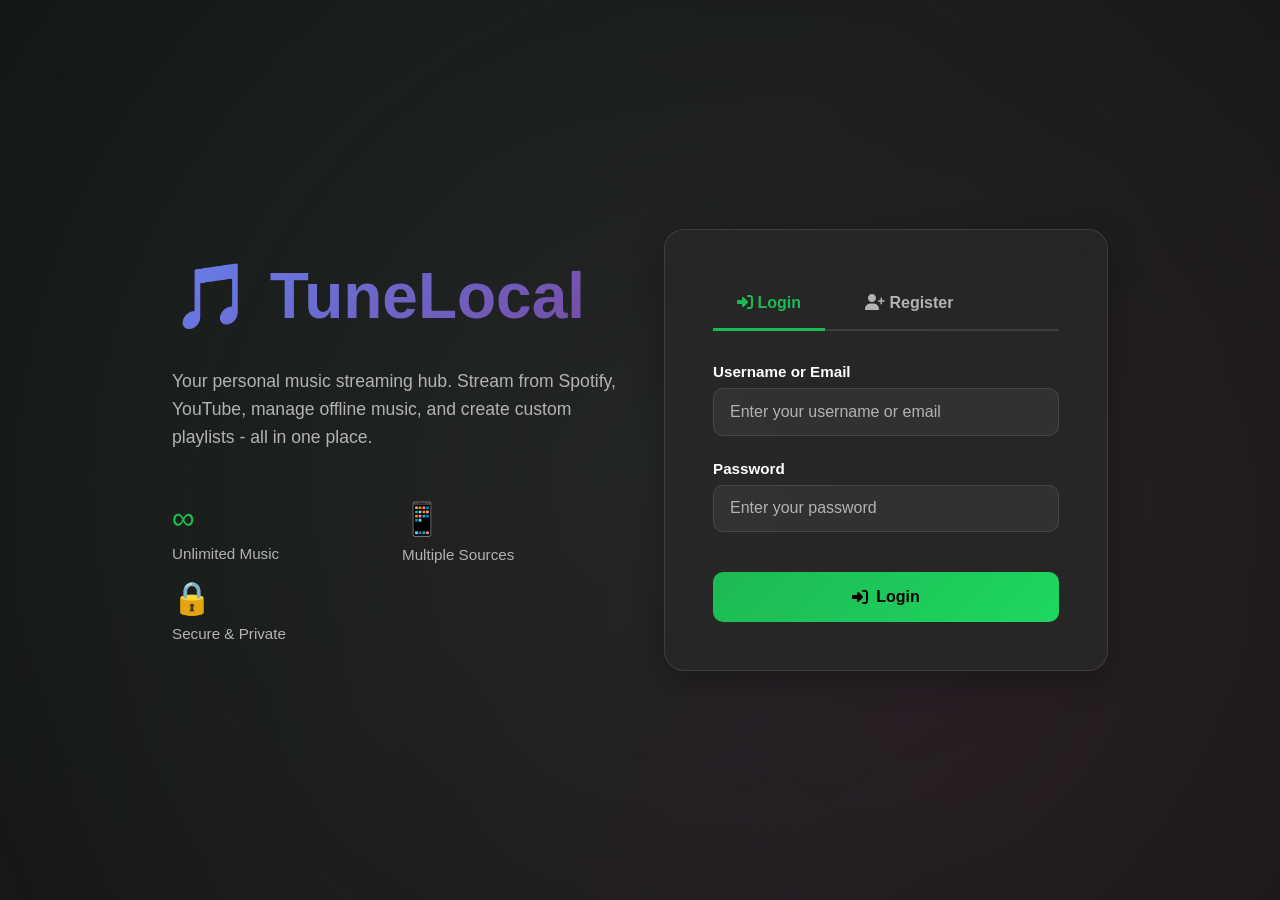
<file: index.html>
<!DOCTYPE html>
<html lang="en">
<head>
    <meta charset="UTF-8">
    <meta name="viewport" content="width=device-width, initial-scale=1.0">
    <title>TuneLocal - Your Personal Music Hub</title>
    <meta name="description" content="TuneLocal: Stream Spotify and YouTube, manage offline music, save playlists, and enjoy a beautiful, fast, personal music hub.">
    <meta name="theme-color" content="#1db954">
    <meta property="og:title" content="TuneLocal - Your Personal Music Hub">
    <meta property="og:description" content="Stream from Spotify and YouTube, manage offline music, and more.">
    <meta property="og:type" content="website">
    <meta property="og:image" content="https://dummyimage.com/1200x630/1db954/ffffff&text=TuneLocal">
    <meta name="twitter:card" content="summary_large_image">
    <link rel="stylesheet" href="styles.css">
    <link rel="stylesheet" href="css/mobile-player.css">
    <link rel="stylesheet" href="css/custom-scrollbar.css">
    <link rel="stylesheet" href="css/music-animations.css">
    <link rel="stylesheet" href="css/progress-bar.css">
    <link rel="stylesheet" href="css/lyrics-display.css">
    <link rel="stylesheet" href="css/queue-manager.css">
    <link rel="stylesheet" href="css/theme-scheduler.css">
    <link rel="stylesheet" href="https://cdnjs.cloudflare.com/ajax/libs/font-awesome/6.4.0/css/all.min.css">
    <link rel="icon" href="data:image/svg+xml,%3Csvg xmlns='http://www.w3.org/2000/svg' viewBox='0 0 100 100'%3E%3Crect width='100' height='100' rx='20' fill='%231db954'/%3E%3Ctext x='50' y='68' text-anchor='middle' font-size='64' font-family='Segoe UI Emoji'%3E%F0%9F%8E%B5%3C/text%3E%3C/svg%3E">
</head>
<body>
    <a class="skip-link" href="#main">Skip to content</a>
    <!-- Background Animation -->
    <div class="bg-animation">
        <div class="wave wave1"></div>
        <div class="wave wave2"></div>
        <div class="wave wave3"></div>
    </div>
    <div class="grain-overlay" aria-hidden="true"></div>

    <!-- Navbar -->
    <nav class="navbar" role="navigation" aria-label="Primary">
        <div class="nav-container">
            <div class="logo">
                <i class="fas fa-music"></i>
                <span>TuneLocal</span>
            </div>
            <div class="nav-links">
                <a href="#home" class="nav-link active" data-section="home">
                    <i class="fas fa-home"></i> Home
                </a>
                <a href="#spotify" class="nav-link" data-section="spotify">
                    <i class="fab fa-spotify"></i> Spotify
                </a>
                <a href="#youtube" class="nav-link" data-section="youtube">
                    <i class="fab fa-youtube"></i> YouTube
                </a>
                <a href="#discover" class="nav-link" data-section="discover">
                    <i class="fas fa-compass"></i> Discover
                </a>
                <a href="#saved-songs" class="nav-link" data-section="saved-songs">
                    <i class="fas fa-heart"></i> Saved Songs
                </a>
                <a href="#offline-music" class="nav-link" data-section="offline-music">
                    <i class="fas fa-download"></i> Offline Music
                </a>
                <a href="#downloader" class="nav-link" data-section="downloader">
                    <i class="fas fa-cloud-download-alt"></i> Downloader
                </a>
                <a href="#playlists" class="nav-link" data-section="playlists">
                    <i class="fas fa-list-ul"></i> Playlists
                </a>
            </div>
            <div class="navbar-controls">
                <button class="profile-button" id="profileButton" title="Profile" onclick="toggleProfileMenu()">
                    <div class="profile-avatar-mini" id="profileAvatarMini">
                        <i class="fas fa-user"></i>
                    </div>
                </button>
                <div class="profile-dropdown" id="profileDropdown">
                    <div class="profile-dropdown-header">
                        <div class="profile-dropdown-avatar" id="profileDropdownAvatar">
                            <i class="fas fa-user"></i>
                        </div>
                        <div class="profile-dropdown-info">
                            <div class="profile-dropdown-name" id="profileDropdownName">Loading...</div>
                            <div class="profile-dropdown-username" id="profileDropdownUsername">@username</div>
                        </div>
                    </div>
                    <div class="profile-dropdown-divider"></div>
                    <a href="profile.html" class="profile-dropdown-item">
                        <i class="fas fa-user-circle"></i> View Profile
                    </a>
                    <a href="#" onclick="handleLogout(event)" class="profile-dropdown-item logout">
                        <i class="fas fa-sign-out-alt"></i> Logout
                    </a>
                </div>
                <div class="theme-toggle">
                    <i class="fas fa-moon"></i>
                </div>
            </div>
        </div>
        <div class="nav-quick-strip" aria-label="Quick navigation">
            <a href="#home" class="nav-link nav-pill" data-section="home">Home</a>
            <a href="#spotify" class="nav-link nav-pill" data-section="spotify">Spotify</a>
            <a href="#youtube" class="nav-link nav-pill" data-section="youtube">YouTube</a>
            <a href="#offline-music" class="nav-link nav-pill" data-section="offline-music">Offline</a>
            <a href="#playlists" class="nav-link nav-pill" data-section="playlists">Playlists</a>
        </div>
    </nav>

    <!-- Floating Action Button -->
    <div class="fab-container">
        <button class="fab-button" id="fabButton" aria-label="Quick Actions">
            <i class="fas fa-bolt"></i>
        </button>
        <div class="fab-menu" id="fabMenu">
            <button class="fab-action" onclick="showSection('spotify')" title="Open Spotify">
                <i class="fab fa-spotify"></i>
            </button>
            <button class="fab-action" onclick="showSection('youtube')" title="Open YouTube">
                <i class="fab fa-youtube"></i>
            </button>
            <button class="fab-action" onclick="showSection('offline-music')" title="Offline Music">
                <i class="fas fa-download"></i>
            </button>
            <button class="fab-action" onclick="showSection('playlists')" title="Playlists">
                <i class="fas fa-list-ul"></i>
            </button>
        </div>
    </div>

    <!-- Main Container -->
    <main id="main" class="main-container" role="main">
        
        <!-- Home Section -->
        <section id="home" class="section active">
            <div class="hero">
                <div class="hero-layout">
                    <div class="hero-content">
                        <h1 class="glitch" data-text="Welcome to TuneLocal">Welcome to TuneLocal</h1>
                        <p class="hero-subtitle">Your personal music streaming hub - All your favorite music in one place</p>
                        <div class="hero-badges">
                            <span class="pill-badge"><i class="fas fa-shield-alt"></i> Private & local-first</span>
                            <span class="pill-badge"><i class="fas fa-bolt"></i> Snappy embeds</span>
                            <span class="pill-badge"><i class="fas fa-cloud-moon"></i> Offline ready</span>
                        </div>
                        <div class="hero-buttons">
                            <button class="btn btn-primary" onclick="showSection('spotify')">
                                <i class="fab fa-spotify"></i> Open Spotify
                            </button>
                            <div class="visualizer" aria-hidden="true">
                                <div class="bar"></div>
                                <div class="bar"></div>
                                <div class="bar"></div>
                                <div class="bar"></div>
                                <div class="bar"></div>
                                <div class="bar"></div>
                                <div class="bar"></div>
                                <div class="bar"></div>
                                <div class="bar"></div>
                                <div class="bar"></div>
                            </div>
                            <button class="btn btn-secondary" onclick="showSection('youtube')">
                                <i class="fab fa-youtube"></i> Open YouTube
                            </button>
                        </div>
                    </div>
                    <div class="hero-visual">
                        <div class="hero-now-card surface-card">
                            <div class="hero-now-top">
                                <span class="pill-badge"><i class="fas fa-wave-square"></i> Now playing mock</span>
                                <span class="pill-badge hero-live"><i class="fas fa-circle"></i> Live</span>
                            </div>
                            <div class="hero-track">
                                <div class="hero-track-art">
                                    <i class="fas fa-music"></i>
                                </div>
                                <div class="hero-track-meta">
                                    <p class="eyebrow">Synthwave • 4:12</p>
                                    <h3>Neon Night Drive</h3>
                                    <p class="meta">YouTube + Spotify in one hub</p>
                                </div>
                                <div class="hero-track-cta">
                                    <button class="icon-btn" onclick="showSection('offline-music')" title="Offline library">
                                        <i class="fas fa-download"></i>
                                    </button>
                                </div>
                            </div>
                            <div class="hero-meter">
                                <span class="meter-label">Responsive player</span>
                                <div class="meter-bars">
                                    <span class="meter-bar"></span>
                                    <span class="meter-bar"></span>
                                    <span class="meter-bar"></span>
                                    <span class="meter-bar"></span>
                                </div>
                            </div>
                        </div>
                        <div class="hero-trust surface-card">
                            <div class="trust-item">
                                <i class="fas fa-lock"></i>
                                <div>
                                    <p class="eyebrow">No tracking</p>
                                    <strong>Stay in control</strong>
                                </div>
                            </div>
                            <div class="trust-item">
                                <i class="fas fa-rocket"></i>
                                <div>
                                    <p class="eyebrow">Optimized</p>
                                    <strong>Low-latency playback</strong>
                                </div>
                            </div>
                            <div class="trust-item">
                                <i class="fas fa-moon"></i>
                                <div>
                                    <p class="eyebrow">Themes</p>
                                    <strong>Light / Dark</strong>
                                </div>
                            </div>
                        </div>
                    </div>
                </div>

                <div class="stats-container">
                    <div class="stat-card">
                        <i class="fas fa-music"></i>
                        <h3>∞</h3>
                        <p>Songs Available</p>
                    </div>
                    <div class="stat-card">
                        <i class="fas fa-headphones"></i>
                        <h3>24/7</h3>
                        <p>Always Online</p>
                    </div>
                    <div class="stat-card">
                        <i class="fas fa-heart"></i>
                        <h3>Your</h3>
                        <p>Favorites</p>
                    </div>
                </div>
            </div>
        </section>

        <!-- Spotify Section -->
        <section id="spotify" class="section">
            <div class="section-masthead">
                <div class="masthead-left">
                    <span class="masthead-eyebrow"><i class="fab fa-spotify"></i> Spotify</span>
                    <h2 class="masthead-title">Spotify Player</h2>
                    <p class="masthead-subtitle">Enjoy your favorite Spotify playlists and albums</p>
                </div>
                <div class="masthead-accent"><i class="fab fa-spotify"></i></div>
            </div>
            
            <div class="player-container">
                <div class="spotify-input-group">
                    <input type="text" id="spotifyUrl" placeholder="Paste Spotify playlist/album/track URL here..." class="url-input">
                    <button class="btn btn-primary" onclick="loadSpotify()">
                        <i class="fas fa-play"></i> Load
                    </button>
                </div>
                
                <div class="player-wrapper" id="spotifyPlayer">
                    <div class="default-player">
                        <i class="fab fa-spotify"></i>
                        <h3>Your Spotify Content Will Appear Here</h3>
                        <p>Paste a Spotify URL above and click Load</p>
                    </div>
                </div>
            </div>

            <div class="quick-links">
                <h3>Quick Load Presets</h3>
                <div class="preset-cards">
                    <div class="preset-card" onclick="loadPresetSpotify('playlist/7GRnA1buU09xvdDoSJlyEw')">
                        <i class="fas fa-list-ul"></i>
                        <span>Your Playlist</span>
                    </div>
                    <div class="preset-card" onclick="loadPresetSpotify('playlist/37i9dQZF1DXcBWIGoYBM5M')">
                        <i class="fas fa-fire"></i>
                        <span>Today's Top Hits</span>
                    </div>
                    <div class="preset-card" onclick="loadPresetSpotify('playlist/37i9dQZF1DX4dyzvuaRJ0n')">
                        <i class="fas fa-bolt"></i>
                        <span>Mint</span>
                    </div>
                </div>
            </div>
        </section>

        <!-- YouTube Section -->
        <section id="youtube" class="section">
            <div class="section-masthead">
                <div class="masthead-left">
                    <span class="masthead-eyebrow"><i class="fab fa-youtube"></i> YouTube</span>
                    <h2 class="masthead-title">YouTube Player</h2>
                    <p class="masthead-subtitle">Watch and listen to music videos from YouTube</p>
                </div>
                <div class="masthead-accent"><i class="fab fa-youtube"></i></div>
            </div>
            
            <div class="player-container">
                <div class="youtube-input-group">
                    <input type="text" id="youtubeUrl" placeholder="Paste YouTube video or playlist URL here..." class="url-input">
                    <button class="btn btn-primary" onclick="loadYouTube()">
                        <i class="fas fa-play"></i> Load
                    </button>
                </div>
                
                <div class="player-wrapper youtube-wrapper" id="youtubePlayer">
                    <div class="default-player">
                        <i class="fab fa-youtube"></i>
                        <h3>Your YouTube Video Will Appear Here</h3>
                        <p>Paste a YouTube URL above and click Load</p>
                    </div>
                </div>
            </div>

            <div class="quick-links">
                <h3>Popular Music Channels</h3>
                <div class="preset-cards">
                    <div class="preset-card" onclick="loadPresetYouTube('https://www.youtube.com/watch?v=dQw4w9WgXcQ')">
                        <i class="fas fa-music"></i>
                        <span>Music Mix</span>
                    </div>
                    <div class="preset-card" onclick="loadPresetYouTube('https://www.youtube.com/watch?v=jfKfPfyJRdk')">
                        <i class="fas fa-headphones"></i>
                        <span>Lofi Beats</span>
                    </div>
                    <div class="preset-card" onclick="loadPresetYouTube('https://www.youtube.com/watch?v=5qap5aO4i9A')">
                        <i class="fas fa-guitar"></i>
                        <span>Live Session</span>
                    </div>
                </div>
            </div>
        </section>

        <!-- Discover Music Section -->
        <section id="discover" class="section">
            <div class="section-masthead">
                <div class="masthead-left">
                    <span class="masthead-eyebrow"><i class="fas fa-compass"></i> Discover</span>
                    <h2 class="masthead-title">Discover Music</h2>
                    <p class="masthead-subtitle">Explore curated music collections by mood and genre</p>
                </div>
                <div class="masthead-accent"><i class="fas fa-compass"></i></div>
            </div>

            <div class="discover-container">
                <!-- Category Filters -->
                <div class="category-filters">
                    <button class="category-btn active" data-category="all">
                        <i class="fas fa-star"></i> All
                    </button>
                    <button class="category-btn" data-category="happy">
                        <i class="fas fa-smile"></i> Happy
                    </button>
                    <button class="category-btn" data-category="chill">
                        <i class="fas fa-cloud"></i> Chill
                    </button>
                    <button class="category-btn" data-category="sad">
                        <i class="fas fa-heart-broken"></i> Sad
                    </button>
                    <button class="category-btn" data-category="energetic">
                        <i class="fas fa-bolt"></i> Energetic
                    </button>
                    <button class="category-btn" data-category="anime">
                        <i class="fas fa-dragon"></i> Anime
                    </button>
                    <button class="category-btn" data-category="phonk">
                        <i class="fas fa-car"></i> Phonk
                    </button>
                    <button class="category-btn" data-category="lofi">
                        <i class="fas fa-headphones"></i> Lo-Fi
                    </button>
                    <button class="category-btn" data-category="rock">
                        <i class="fas fa-guitar"></i> Rock
                    </button>
                    <button class="category-btn" data-category="electronic">
                        <i class="fas fa-microchip"></i> Electronic
                    </button>
                </div>

                <!-- Music Collections Grid -->
                <div class="discover-grid" id="discoverGrid">
                    <!-- Cards will be populated by JavaScript -->
                </div>

                <!-- Player Modal -->
                <div class="discover-player-modal" id="discoverPlayerModal" style="display: none;">
                    <div class="modal-content-discover">
                        <div class="modal-header-discover">
                            <h3 id="discoverModalTitle">Now Playing</h3>
                            <button class="close-modal-btn" onclick="closeDiscoverPlayer()">
                                <i class="fas fa-times"></i>
                            </button>
                        </div>
                        <div class="modal-body-discover">
                            <div id="discoverPlayerContainer"></div>
                        </div>
                    </div>
                </div>
            </div>
        </section>

        <!-- Offline Music Section -->
        <section id="offline-music" class="section">
            <div class="section-masthead">
                <div class="masthead-left">
                    <span class="masthead-eyebrow"><i class="fas fa-download"></i> Offline</span>
                    <h2 class="masthead-title">Offline Music Library</h2>
                    <p class="masthead-subtitle">Upload and play your own music files - works 100% offline!</p>
                </div>
                <div class="masthead-accent"><i class="fas fa-download"></i></div>
            </div>

            <div class="offline-music-container">
                <!-- Upload Area -->
                <div class="upload-area" id="uploadArea">
                    <i class="fas fa-cloud-upload-alt"></i>
                    <h3>Upload Your Music Files</h3>
                    <p>Drag & drop MP3, MP4, WAV, OGG, M4A, WEBM files here</p>
                    <p class="upload-info">or click to browse</p>
                    <input type="file" id="fileInput" accept="audio/*,video/mp4,video/webm,video/ogg,.mp4,.mp3,.wav,.ogg,.m4a,.webm" multiple hidden>
                    <button class="btn btn-primary" onclick="document.getElementById('fileInput').click()">
                        <i class="fas fa-folder-open"></i> Browse Files
                    </button>
                </div>

                <!-- Now Playing Section -->
                <div class="now-playing-section" id="nowPlayingSection" style="display: none;">
                    <div class="now-playing-header">
                        <h3><i class="fas fa-music"></i> Now Playing</h3>
                    </div>
                    <div class="now-playing-info">
                        <div class="album-art">
                            <i class="fas fa-music"></i>
                        </div>
                        <div class="track-info">
                            <h4 id="currentTrackName">No track playing</h4>
                            <p id="currentTrackArtist">Select a song to play</p>
                        </div>
                    </div>
                    
                    <div class="player-dock">
                        <audio id="audioPlayer" controls style="width: 100%; margin-top: 0;">
                            Your browser does not support the audio element.
                        </audio>
                        
                        <div class="player-controls">
                            <button class="control-btn" onclick="previousTrack()">
                                <i class="fas fa-step-backward"></i>
                            </button>
                            <button class="control-btn play-btn" onclick="togglePlay()">
                                <i class="fas fa-play" id="playIcon"></i>
                            </button>
                            <button class="control-btn" onclick="nextTrack()">
                                <i class="fas fa-step-forward"></i>
                            </button>
                            <button class="control-btn" onclick="toggleShuffle()" id="shuffleBtn">
                                <i class="fas fa-random"></i>
                            </button>
                            <button class="control-btn" onclick="toggleRepeat()" id="repeatBtn">
                                <i class="fas fa-redo"></i>
                            </button>
                        </div>
                    </div>
                </div>

                <!-- Storage Stats & Summary -->
                <div class="storage-top-grid">
                    <div class="storage-stats" id="storageStats">
                        <div class="stat-item">
                            <i class="fas fa-database"></i>
                            <div class="stat-info">
                                <span class="stat-label">Storage Used</span>
                                <span class="stat-value" id="storageUsed">0 MB</span>
                            </div>
                        </div>
                        <div class="stat-item">
                            <i class="fas fa-hdd"></i>
                            <div class="stat-info">
                                <span class="stat-label">Available Space</span>
                                <span class="stat-value" id="storageAvailable">Calculating...</span>
                            </div>
                        </div>
                        <div class="stat-item">
                            <i class="fas fa-file-audio"></i>
                            <div class="stat-info">
                                <span class="stat-label">Total Files</span>
                                <span class="stat-value" id="totalFiles">0</span>
                            </div>
                        </div>
                    </div>

                    <aside class="storage-summary surface-card">
                        <div class="summary-header">
                            <span class="pill-badge"><i class="fas fa-shield-alt"></i> Local-first</span>
                            <h4>Storage Snapshot</h4>
                            <p class="masthead-subtitle">Your uploads stay on this device. Perfect for flights, commutes, and focus sessions.</p>
                        </div>
                        <ul class="summary-list">
                            <li><i class="fas fa-check-circle"></i> Drag & drop or browse — no size limits inside your disk.</li>
                            <li><i class="fas fa-check-circle"></i> Shuffle + repeat toggles already wired to the player.</li>
                            <li><i class="fas fa-check-circle"></i> Export all to keep backups synced.</li>
                        </ul>
                    </aside>
                </div>

                <!-- Music Library -->
                <div class="music-library">
                    <div class="library-header">
                        <h3><i class="fas fa-list"></i> My Library (<span id="trackCount">0</span> tracks)</h3>
                        <div class="library-actions">
                            <input type="text" id="musicSearchInput" placeholder="Search your library..." class="search-input" oninput="searchOfflineMusic(this.value)">
                            <button class="btn btn-primary" onclick="exportAllMusic()">
                                <i class="fas fa-file-export"></i> Export All
                            </button>
                            <button class="btn btn-secondary" onclick="clearAllOfflineMusic()">
                                <i class="fas fa-trash"></i> Clear All
                            </button>
                        </div>
                    </div>
                    <div class="music-tracks" id="musicTracks">
                        <!-- Tracks will appear here -->
                    </div>
                </div>
            </div>
        </section>

        <!-- Downloader Section -->
        <section id="downloader" class="section">
            <div class="section-masthead">
                <div class="masthead-left">
                    <span class="masthead-eyebrow"><i class="fas fa-cloud-download-alt"></i> Downloader</span>
                    <h2 class="masthead-title">Music Downloader</h2>
                    <p class="masthead-subtitle">Download music from YouTube and save to your offline library</p>
                </div>
                <div class="masthead-accent"><i class="fas fa-cloud-download-alt"></i></div>
            </div>

            <div class="downloader-container">
                <!-- Download Options -->
                <div class="download-service-cards">
                    <div class="service-card">
                        <i class="fab fa-youtube"></i>
                        <h3>YouTube to MP3</h3>
                        <p>Download audio from YouTube videos</p>
                    </div>
                    <div class="service-card">
                        <i class="fas fa-music"></i>
                        <h3>High Quality</h3>
                        <p>Best audio quality available</p>
                    </div>
                    <div class="service-card">
                        <i class="fas fa-bolt"></i>
                        <h3>Fast & Free</h3>
                        <p>Quick downloads, no limits</p>
                    </div>
                </div>

                <!-- Download Input -->
                <div class="download-input-section">
                    <h3><i class="fas fa-link"></i> Paste YouTube URL</h3>
                    <div class="download-input-group">
                        <input type="text" id="downloadUrl" placeholder="https://www.youtube.com/watch?v=..." class="url-input">
                        <button class="btn btn-primary" onclick="searchForDownload()">
                            <i class="fas fa-search"></i> Search
                        </button>
                    </div>
                </div>

                <div class="download-timeline surface-card">
                    <div class="timeline-step active">
                        <span class="step-dot"></span>
                        <div>
                            <p class="eyebrow">Step 1</p>
                            <strong>Paste URL</strong>
                            <p class="masthead-subtitle">Drop the YouTube link above.</p>
                        </div>
                    </div>
                    <div class="timeline-step">
                        <span class="step-dot"></span>
                        <div>
                            <p class="eyebrow">Step 2</p>
                            <strong>Fetch Info</strong>
                            <p class="masthead-subtitle">Enable a service button once loaded.</p>
                        </div>
                    </div>
                    <div class="timeline-step">
                        <span class="step-dot"></span>
                        <div>
                            <p class="eyebrow">Step 3</p>
                            <strong>Pick Service</strong>
                            <p class="masthead-subtitle">Choose the format/site you prefer.</p>
                        </div>
                    </div>
                    <div class="timeline-step">
                        <span class="step-dot"></span>
                        <div>
                            <p class="eyebrow">Step 4</p>
                            <strong>Save Offline</strong>
                            <p class="masthead-subtitle">Upload the file into Offline Music.</p>
                        </div>
                    </div>
                </div>

                <!-- Video Info Display -->
                <div class="video-info-section" id="videoInfoSection" style="display: none;">
                    <h3><i class="fas fa-info-circle"></i> Video Information</h3>
                    <div class="video-info-card">
                        <div class="video-thumbnail" id="videoThumbnail">
                            <i class="fab fa-youtube"></i>
                        </div>
                        <div class="video-details">
                            <h4 id="videoTitle">Video Title</h4>
                            <p id="videoChannel">Channel Name</p>
                            <p id="videoDuration">Duration: --:--</p>
                        </div>
                    </div>
                </div>

                <!-- Download Services -->
                <div class="download-services">
                    <h3><i class="fas fa-external-link-alt"></i> Download Services</h3>
                    <p class="services-note">Choose your preferred download service:</p>
                    
                    <div class="service-buttons">
                        <button class="service-btn" onclick="openDownloadService('ytmp3')" disabled id="ytmp3Btn">
                            <i class="fas fa-download"></i>
                            <span>YTBmp3</span>
                            <small>Fast & Simple</small>
                        </button>
                        
                        <button class="service-btn" onclick="openDownloadService('y2mate')" disabled id="y2mateBtn">
                            <i class="fas fa-download"></i>
                            <span> YTMP3.nu</span>
                            <small>Multiple Formats</small>
                        </button>
                        
                        <button class="service-btn" onclick="openDownloadService('loader')" disabled id="loaderBtn">
                            <i class="fas fa-download"></i>
                            <span>Loader.to</span>
                            <small>HD Quality</small>
                        </button>
                        
                        <button class="service-btn" onclick="openDownloadService('savefrom')" disabled id="savefromBtn">
                            <i class="fas fa-download"></i>
                            <span>SaveFrom.net</span>
                            <small>Reliable</small>
                        </button>
                        
                        <button class="service-btn" onclick="openDownloadService('mp3juice')" disabled id="mp3juiceBtn">
                            <i class="fas fa-download"></i>
                            <span>MP3 Juice</span>
                            <small>Free Music</small>
                        </button>
                        
                        <button class="service-btn" onclick="openDownloadService('yt5s')" disabled id="yt5sBtn">
                            <i class="fas fa-download"></i>
                            <span>YTMP3s</span>
                            <small>No Ads</small>
                        </button>
                    </div>
                </div>

                <!-- Instructions -->
                <div class="download-instructions">
                    <h3><i class="fas fa-question-circle"></i> How to Download</h3>
                    <div class="instruction-steps">
                        <div class="step">
                            <div class="step-number">1</div>
                            <div class="step-content">
                                <h4>Copy YouTube URL</h4>
                                <p>Go to YouTube, copy the video URL from your browser</p>
                            </div>
                        </div>
                        <div class="step">
                            <div class="step-number">2</div>
                            <div class="step-content">
                                <h4>Paste & Search</h4>
                                <p>Paste the URL above and click Search to load video info</p>
                            </div>
                        </div>
                        <div class="step">
                            <div class="step-number">3</div>
                            <div class="step-content">
                                <h4>Choose Service</h4>
                                <p>Click any download service button to open the download page</p>
                            </div>
                        </div>
                        <div class="step">
                            <div class="step-number">4</div>
                            <div class="step-content">
                                <h4>Download & Upload</h4>
                                <p>Download the MP3 file, then upload it to Offline Music section</p>
                            </div>
                        </div>
                    </div>
                </div>

                <!-- Quick Access -->
                <div class="quick-access-section">
                    <h3><i class="fas fa-star"></i> Quick Access Links</h3>
                    <div class="quick-links-grid">
                        <a href="https://ytbmp3.com/" target="_blank" class="quick-link">
                            <i class="fas fa-external-link-alt"></i>
                            <span>YTBmp3</span>
                        </a>
                        <a href="https://ytmp3.nu/" target="_blank" class="quick-link">
                            <i class="fas fa-external-link-alt"></i>
                            <span>YTMP3.nu</span>
                        </a>
                        <a href="https://loader.to/" target="_blank" class="quick-link">
                            <i class="fas fa-external-link-alt"></i>
                            <span>Loader.to</span>
                        </a>
                        <a href="https://en.savefrom.net/" target="_blank" class="quick-link">
                            <i class="fas fa-external-link-alt"></i>
                            <span>SaveFrom.net</span>
                        </a>
                        <a href="https://mp3juices.cc/" target="_blank" class="quick-link">
                            <i class="fas fa-external-link-alt"></i>
                            <span>MP3 Juice</span>
                        </a>
                        <a href="https://ytmp3s.nu/" target="_blank" class="quick-link">
                            <i class="fas fa-external-link-alt"></i>
                            <span>YTMP3s</span>
                        </a>
                    </div>
                </div>
            </div>
        </section>

        <!-- Saved Songs Section -->
        <section id="saved-songs" class="section">
            <div class="section-masthead">
                <div class="masthead-left">
                    <span class="masthead-eyebrow"><i class="fas fa-heart"></i> Saved</span>
                    <h2 class="masthead-title">Saved Songs</h2>
                    <p class="masthead-subtitle">All your recently loaded songs and playlists - automatically saved!</p>
                </div>
                <div class="masthead-accent"><i class="fas fa-heart"></i></div>
            </div>

            <div class="saved-songs-container">
                <div class="filter-buttons">
                    <button class="filter-btn active" data-count="--" onclick="filterSavedSongs('all')">
                        <i class="fas fa-th"></i> All
                    </button>
                    <button class="filter-btn" data-count="--" onclick="filterSavedSongs('spotify')">
                        <i class="fab fa-spotify"></i> Spotify
                    </button>
                    <button class="filter-btn" data-count="--" onclick="filterSavedSongs('youtube')">
                        <i class="fab fa-youtube"></i> YouTube
                    </button>
                </div>

                <div class="saved-songs-grid" id="savedSongsGrid">
                    <!-- Saved songs will appear here -->
                </div>
            </div>
        </section>

        <!-- Playlists Section -->
        <section id="playlists" class="section">
            <div class="section-masthead">
                <div class="masthead-left">
                    <span class="masthead-eyebrow"><i class="fas fa-list-ul"></i> Playlists</span>
                    <h2 class="masthead-title">My Playlists</h2>
                    <p class="masthead-subtitle">Save and organize your favorite playlists</p>
                </div>
                <div class="masthead-accent"><i class="fas fa-list-ul"></i></div>
            </div>

            <div class="playlists-container">
                <button class="btn btn-primary add-playlist-btn" onclick="togglePlaylistForm()">
                    <i class="fas fa-plus"></i> Add New Playlist
                </button>

                <div class="playlist-form" id="playlistForm" style="display: none;">
                    <h3>Add New Playlist</h3>
                    <input type="text" id="playlistName" placeholder="Playlist Name" class="form-input">
                    <input type="text" id="playlistUrl" placeholder="Spotify or YouTube URL" class="form-input">
                    <select id="playlistType" class="form-input">
                        <option value="spotify">Spotify</option>
                        <option value="youtube">YouTube</option>
                    </select>
                    <div class="form-buttons">
                        <button class="btn btn-primary" onclick="savePlaylist()">
                            <i class="fas fa-save"></i> Save
                        </button>
                        <button class="btn btn-secondary" onclick="togglePlaylistForm()">
                            <i class="fas fa-times"></i> Cancel
                        </button>
                    </div>
                </div>

                <div class="saved-playlists" id="savedPlaylists">
                    <!-- Saved playlists will appear here -->
                </div>
            </div>
        </section>

    </main>

    <!-- Footer -->
    <footer class="footer">
        <p>&copy; 2025 TuneLocal - Your Personal Music Hub | Made with <i class="fas fa-heart"></i></p>
    </footer>

    <!-- ARIA live region for screen readers -->
    <div id="ariaLive" class="sr-only" aria-live="polite" aria-atomic="true"></div>

    <!-- Utility Scripts -->
    <script src="js/progress-bar.js"></script>
    <script src="js/error-handler.js"></script>
    <script src="js/cache-manager.js"></script>
    <script src="js/utils.js"></script>
    <script src="js/preferences.js"></script>
    <script src="js/keyboard-shortcuts.js"></script>
    <script src="js/particle-system.js"></script>
    <script src="js/fab-menu.js"></script>
    <script src="js/mobile-player.js"></script>
    <script src="js/scroll-animations.js"></script>
    
    <!-- New Feature Scripts - Wave 1 -->
    <script src="js/lyrics-display.js"></script>
    <script src="js/queue-manager.js"></script>
    <script src="js/theme-scheduler.js"></script>
    <script src="js/music-history.js"></script>
    <script src="js/crossfade.js"></script>
    <script src="js/favorites.js"></script>
    <script src="js/voice-search.js"></script>
    <script src="js/mini-player.js"></script>
    <script src="js/playlist-porter.js"></script>
    <script src="js/audio-effects.js"></script>
    
    <!-- New Feature Scripts - Wave 2 -->
    <script src="js/advanced-search.js"></script>
    <script src="js/enhanced-equalizer.js"></script>
    <script src="js/recommendation-engine.js"></script>
    <script src="js/social-sharing.js"></script>
    <script src="js/search-history.js"></script>
    <script src="js/mood-detector.js"></script>
    <script src="js/custom-themes.js"></script>
    <script src="js/weekly-digest.js"></script>
    <script src="js/library-manager.js"></script>
    <script src="js/performance-monitor.js"></script>
    <script src="js/batch-operations.js"></script>
    <script src="js/activity-dashboard.js"></script>
    <script src="js/backup-manager-enhanced.js"></script>
    <script src="js/settings-manager.js"></script>
    <script src="js/user-profiles.js"></script>
    <script src="js/genre-explorer.js"></script>
    <script src="js/artist-profiles.js"></script>
    <script src="js/album-details.js"></script>
    <script src="js/cache-optimizer.js"></script>
    <script src="js/error-recovery.js"></script>
    <script src="js/statistics-export.js"></script>
    <script src="js/offline-sync.js"></script>
    <script src="js/card-tilt-3d.js"></script>
    <script src="js/top-progress-bar.js"></script>
    <script src="js/enhanced-tooltips.js"></script>
    <script src="js/section-transitions.js"></script>
    <script src="js/stagger-animations.js"></script>
    <script src="js/cursor-trail.js"></script>
    <script src="js/card-parallax.js"></script>
    
    <script src="script.js"></script>
</body>
</html>
</file>
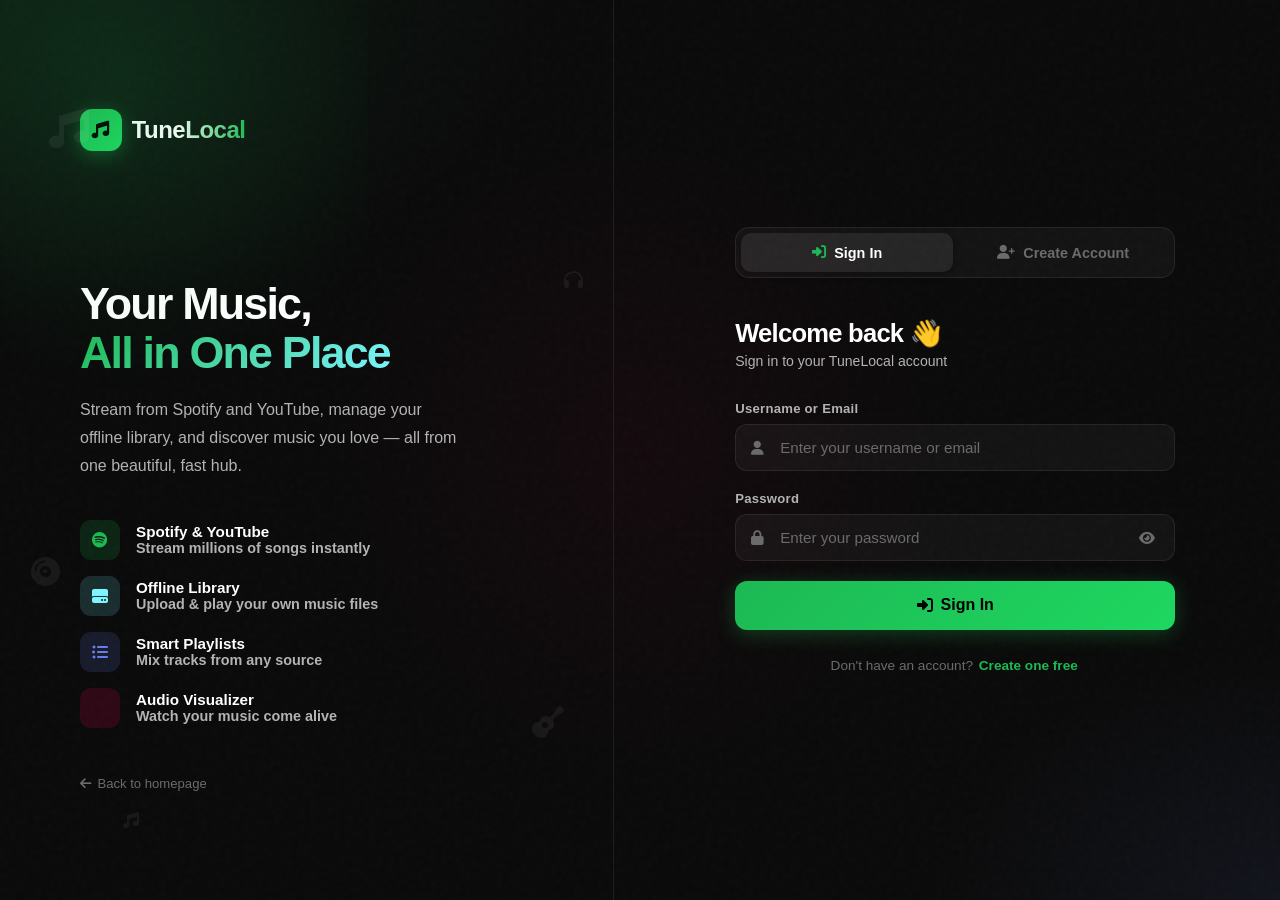
<file: pages/index.html>
<!DOCTYPE html>
<html lang="en">
<head>
    <meta charset="UTF-8">
    <meta name="viewport" content="width=device-width, initial-scale=1.0">
    <title>TuneLocal - Your Personal Music Hub</title>
    <meta name="description" content="TuneLocal: Stream Spotify and YouTube, manage offline music, save playlists, and enjoy a beautiful, fast, personal music hub.">
    <meta name="theme-color" content="#1db954">
    <meta property="og:title" content="TuneLocal - Your Personal Music Hub">
    <meta property="og:description" content="Stream from Spotify and YouTube, manage offline music, and more.">
    <meta property="og:type" content="website">
    <meta property="og:image" content="https://dummyimage.com/1200x630/1db954/ffffff&text=TuneLocal">
    <meta name="twitter:card" content="summary_large_image">
    <link rel="stylesheet" href="../css/styles.css">
    <link rel="stylesheet" href="../css/mobile-player.css">
    <link rel="stylesheet" href="../css/custom-scrollbar.css">
    <link rel="stylesheet" href="../css/music-animations.css">
    <link rel="stylesheet" href="../css/progress-bar.css">
    <link rel="stylesheet" href="../css/lyrics-display.css">
    <link rel="stylesheet" href="../css/queue-manager.css">
    <link rel="stylesheet" href="../css/theme-scheduler.css">
    <link rel="stylesheet" href="../assets/vendor/fontawesome/css/all.min.css">
    <link rel="stylesheet" href="../assets/vendor/sweetalert2/sweetalert2.min.css">
    <link rel="icon" href="data:image/svg+xml,%3Csvg xmlns='http://www.w3.org/2000/svg' viewBox='0 0 100 100'%3E%3Crect width='100' height='100' rx='20' fill='%231db954'/%3E%3Ctext x='50' y='68' text-anchor='middle' font-size='64' font-family='Segoe UI Emoji'%3E%F0%9F%8E%B5%3C/text%3E%3C/svg%3E">
</head>
<body>
    <a class="skip-link" href="#main">Skip to content</a>
    <!-- Background Animation -->
    <div class="bg-animation">
        <div class="wave wave1"></div>
        <div class="wave wave2"></div>
        <div class="wave wave3"></div>
    </div>
    <div class="grain-overlay" aria-hidden="true"></div>

    <!-- Navbar -->
    <nav class="navbar" role="navigation" aria-label="Primary">
        <div class="nav-container">
            <div class="logo">
                <i class="fas fa-music"></i>
                <span>TuneLocal</span>
            </div>
            <div class="nav-links">
                <a href="#home" class="nav-link active" data-section="home">
                    <i class="fas fa-home"></i> Home
                </a>
                <a href="#spotify" class="nav-link" data-section="spotify">
                    <i class="fab fa-spotify"></i> Spotify
                </a>
                <a href="#youtube" class="nav-link" data-section="youtube">
                    <i class="fab fa-youtube"></i> YouTube
                </a>
                <a href="#discover" class="nav-link" data-section="discover">
                    <i class="fas fa-compass"></i> Discover
                </a>
                <a href="#saved-songs" class="nav-link" data-section="saved-songs">
                    <i class="fas fa-heart"></i> Saved Songs
                </a>
                <a href="#offline-music" class="nav-link" data-section="offline-music">
                    <i class="fas fa-download"></i> Offline Music
                </a>
                <a href="#downloader" class="nav-link" data-section="downloader">
                    <i class="fas fa-cloud-download-alt"></i> Downloader
                </a>
                <a href="#playlists" class="nav-link" data-section="playlists">
                    <i class="fas fa-list-ul"></i> Playlists
                </a>
                <a href="widgets.html" class="nav-link">
                    <i class="fas fa-layer-group"></i> Widgets Hub
                </a>
            </div>
            <div class="navbar-controls">
                <button class="logout-button" id="logoutButton" title="Logout" onclick="handleLogout(event)" tabindex="0">
                    <i class="fas fa-sign-out-alt"></i>
                </button>
                <button class="profile-button" id="profileButton" title="Profile" onclick="toggleProfileMenu()">
                    <div class="profile-avatar-mini" id="profileAvatarMini">
                        <i class="fas fa-user"></i>
                    </div>
                </button>
                <div class="profile-dropdown" id="profileDropdown">
                    <div class="profile-dropdown-header">
                        <div class="profile-dropdown-avatar" id="profileDropdownAvatar">
                            <i class="fas fa-user"></i>
                        </div>
                        <div class="profile-dropdown-info">
                            <div class="profile-dropdown-name" id="profileDropdownName">Loading...</div>
                            <div class="profile-dropdown-username" id="profileDropdownUsername">@username</div>
                        </div>
                    </div>
                    <div class="profile-dropdown-divider"></div>
                    <a href="profile.html" class="profile-dropdown-item">
                        <i class="fas fa-user-circle"></i> View Profile
                    </a>
                    <a href="#" onclick="handleLogout(event)" class="profile-dropdown-item logout">
                        <i class="fas fa-sign-out-alt"></i> Logout
                    </a>
                </div>
                <div class="theme-toggle" tabindex="0" role="button" aria-label="Toggle color theme">
                    <i class="fas fa-moon"></i>
                </div>
            </div>
        </div>
        <div class="nav-quick-strip" aria-label="Quick navigation">
            <a href="#home" class="nav-link nav-pill" data-section="home">Home</a>
            <a href="#spotify" class="nav-link nav-pill" data-section="spotify">Spotify</a>
            <a href="#youtube" class="nav-link nav-pill" data-section="youtube">YouTube</a>
            <a href="#offline-music" class="nav-link nav-pill" data-section="offline-music">Offline</a>
            <a href="#playlists" class="nav-link nav-pill" data-section="playlists">Playlists</a>
            <a href="widgets.html" class="nav-link nav-pill">Widgets Hub</a>
        </div>
    </nav>

    <!-- Main Container -->
    <main id="main" class="main-container" role="main">
        
        <!-- Home Section -->
        <section id="home" class="section active">
            <div class="hero">
                <div class="hero-layout">
                    <div class="hero-content">
                        <h1 class="glitch" data-text="Welcome to TuneLocal">Welcome to TuneLocal</h1>
                        <p class="hero-subtitle">Your personal music streaming hub - All your favorite music in one place</p>
                        <div class="hero-badges">
                            <span class="pill-badge"><i class="fas fa-shield-alt"></i> Private & local-first</span>
                            <span class="pill-badge"><i class="fas fa-bolt"></i> Snappy embeds</span>
                            <span class="pill-badge"><i class="fas fa-cloud-moon"></i> Offline ready</span>
                        </div>
                        <div class="hero-buttons">
                            <button class="btn btn-primary" onclick="showSection('spotify')">
                                <i class="fab fa-spotify"></i> Open Spotify
                            </button>
                            <div class="visualizer" aria-hidden="true">
                                <div class="bar"></div>
                                <div class="bar"></div>
                                <div class="bar"></div>
                                <div class="bar"></div>
                                <div class="bar"></div>
                                <div class="bar"></div>
                                <div class="bar"></div>
                                <div class="bar"></div>
                                <div class="bar"></div>
                                <div class="bar"></div>
                            </div>
                            <button class="btn btn-secondary" onclick="showSection('youtube')">
                                <i class="fab fa-youtube"></i> Open YouTube
                            </button>
                        </div>
                    </div>
                    <div class="hero-visual">
                        <div class="hero-now-card surface-card">
                            <div class="hero-now-top">
                                <span class="pill-badge"><i class="fas fa-wave-square"></i> Now playing mock</span>
                                <span class="pill-badge hero-live"><i class="fas fa-circle"></i> Live</span>
                            </div>
                            <div class="hero-track">
                                <div class="hero-track-art">
                                    <i class="fas fa-music"></i>
                                </div>
                                <div class="hero-track-meta">
                                    <p class="eyebrow">Synthwave • 4:12</p>
                                    <h3>Neon Night Drive</h3>
                                    <p class="meta">YouTube + Spotify in one hub</p>
                                </div>
                                <div class="hero-track-cta">
                                    <button class="icon-btn" onclick="showSection('offline-music')" title="Offline library">
                                        <i class="fas fa-download"></i>
                                    </button>
                                </div>
                            </div>
                            <div class="hero-meter">
                                <span class="meter-label">Responsive player</span>
                                <div class="meter-bars">
                                    <span class="meter-bar"></span>
                                    <span class="meter-bar"></span>
                                    <span class="meter-bar"></span>
                                    <span class="meter-bar"></span>
                                </div>
                            </div>
                        </div>
                        <div class="hero-trust surface-card">
                            <div class="trust-item">
                                <i class="fas fa-lock"></i>
                                <div>
                                    <p class="eyebrow">No tracking</p>
                                    <strong>Stay in control</strong>
                                </div>
                            </div>
                            <div class="trust-item">
                                <i class="fas fa-rocket"></i>
                                <div>
                                    <p class="eyebrow">Optimized</p>
                                    <strong>Low-latency playback</strong>
                                </div>
                            </div>
                            <div class="trust-item">
                                <i class="fas fa-moon"></i>
                                <div>
                                    <p class="eyebrow">Themes</p>
                                    <strong>Light / Dark</strong>
                                </div>
                            </div>
                        </div>
                    </div>
                </div>

                <div class="stats-container">
                    <div class="stat-card">
                        <i class="fas fa-music"></i>
                        <h3>∞</h3>
                        <p>Songs Available</p>
                    </div>
                    <div class="stat-card">
                        <i class="fas fa-headphones"></i>
                        <h3>24/7</h3>
                        <p>Always Online</p>
                    </div>
                    <div class="stat-card">
                        <i class="fas fa-heart"></i>
                        <h3>Your</h3>
                        <p>Favorites</p>
                    </div>
                </div>
            </div>
        </section>

        <!-- Spotify Section -->
        <section id="spotify" class="section">
            <div class="section-masthead">
                <div class="masthead-left">
                    <span class="masthead-eyebrow"><i class="fab fa-spotify"></i> Spotify</span>
                    <h2 class="masthead-title">Spotify Player</h2>
                    <p class="masthead-subtitle">Enjoy your favorite Spotify playlists and albums</p>
                </div>
                <div class="masthead-accent"><i class="fab fa-spotify"></i></div>
            </div>
            
            <div class="player-container">
                <div class="spotify-input-group">
                    <input type="text" id="spotifyUrl" placeholder="Paste Spotify playlist/album/track URL here..." class="url-input">
                    <button class="btn btn-primary" onclick="loadSpotify()">
                        <i class="fas fa-play"></i> Load
                    </button>
                </div>
                
                <div class="player-wrapper" id="spotifyPlayer">
                    <div class="default-player">
                        <i class="fab fa-spotify"></i>
                        <h3>Your Spotify Content Will Appear Here</h3>
                        <p>Paste a Spotify URL above and click Load</p>
                    </div>
                </div>
            </div>

            <div class="quick-links">
                <h3>Quick Load Presets</h3>
                <div class="preset-cards">
                    <div class="preset-card" onclick="loadPresetSpotify('playlist/7GRnA1buU09xvdDoSJlyEw')">
                        <i class="fas fa-list-ul"></i>
                        <span>Your Playlist</span>
                    </div>
                    <div class="preset-card" onclick="loadPresetSpotify('playlist/37i9dQZF1DXcBWIGoYBM5M')">
                        <i class="fas fa-fire"></i>
                        <span>Today's Top Hits</span>
                    </div>
                    <div class="preset-card" onclick="loadPresetSpotify('playlist/37i9dQZF1DX4dyzvuaRJ0n')">
                        <i class="fas fa-bolt"></i>
                        <span>Mint</span>
                    </div>
                </div>
            </div>
        </section>

        <!-- YouTube Section -->
        <section id="youtube" class="section">
            <div class="section-masthead">
                <div class="masthead-left">
                    <span class="masthead-eyebrow"><i class="fab fa-youtube"></i> YouTube</span>
                    <h2 class="masthead-title">YouTube Player</h2>
                    <p class="masthead-subtitle">Watch and listen to music videos from YouTube</p>
                </div>
                <div class="masthead-accent"><i class="fab fa-youtube"></i></div>
            </div>
            
            <div class="player-container">
                <div class="youtube-input-group">
                    <input type="text" id="youtubeUrl" placeholder="Paste YouTube video or playlist URL here..." class="url-input">
                    <button class="btn btn-primary" onclick="loadYouTube()">
                        <i class="fas fa-play"></i> Load
                    </button>
                </div>
                
                <div class="player-wrapper youtube-wrapper" id="youtubePlayer">
                    <div class="default-player">
                        <i class="fab fa-youtube"></i>
                        <h3>Your YouTube Video Will Appear Here</h3>
                        <p>Paste a YouTube URL above and click Load</p>
                    </div>
                </div>
            </div>

            <div class="quick-links">
                <h3>Popular Music Channels</h3>
                <div class="preset-cards">
                    <div class="preset-card" onclick="loadPresetYouTube('https://www.youtube.com/watch?v=dQw4w9WgXcQ')">
                        <i class="fas fa-music"></i>
                        <span>Music Mix</span>
                    </div>
                    <div class="preset-card" onclick="loadPresetYouTube('https://www.youtube.com/watch?v=jfKfPfyJRdk')">
                        <i class="fas fa-headphones"></i>
                        <span>Lofi Beats</span>
                    </div>
                    <div class="preset-card" onclick="loadPresetYouTube('https://www.youtube.com/watch?v=5qap5aO4i9A')">
                        <i class="fas fa-guitar"></i>
                        <span>Live Session</span>
                    </div>
                </div>
            </div>
        </section>

        <!-- Discover Music Section -->
        <section id="discover" class="section">
            <div class="section-masthead">
                <div class="masthead-left">
                    <span class="masthead-eyebrow"><i class="fas fa-compass"></i> Discover</span>
                    <h2 class="masthead-title">Discover Music</h2>
                    <p class="masthead-subtitle">Explore curated music collections by mood and genre, or use the smart search bar to find songs and artists from YouTube.</p>
                </div>
                <div class="masthead-accent"><i class="fas fa-compass"></i></div>
            </div>

            <div class="discover-container">
                <!-- Category Filters -->
                <div class="category-filters">
                    <button class="category-btn active" data-category="all">
                        <i class="fas fa-star"></i> All
                    </button>
                    <button class="category-btn" data-category="happy">
                        <i class="fas fa-smile"></i> Happy
                    </button>
                    <button class="category-btn" data-category="chill">
                        <i class="fas fa-cloud"></i> Chill
                    </button>
                    <button class="category-btn" data-category="sad">
                        <i class="fas fa-heart-broken"></i> Sad
                    </button>
                    <button class="category-btn" data-category="energetic">
                        <i class="fas fa-bolt"></i> Energetic
                    </button>
                    <button class="category-btn" data-category="anime">
                        <i class="fas fa-dragon"></i> Anime
                    </button>
                    <button class="category-btn" data-category="phonk">
                        <i class="fas fa-car"></i> Phonk
                    </button>
                    <button class="category-btn" data-category="lofi">
                        <i class="fas fa-headphones"></i> Lo-Fi
                    </button>
                    <button class="category-btn" data-category="rock">
                        <i class="fas fa-guitar"></i> Rock
                    </button>
                    <button class="category-btn" data-category="electronic">
                        <i class="fas fa-microchip"></i> Electronic
                    </button>
                </div>

                <!-- Music Collections Grid -->
                <div class="discover-grid" id="discoverGrid">
                    <!-- Cards will be populated by JavaScript -->
                </div>

                <!-- Player Modal -->
                <div class="discover-player-modal" id="discoverPlayerModal" style="display: none;">
                    <div class="modal-content-discover">
                        <div class="modal-header-discover">
                            <h3 id="discoverModalTitle">Now Playing</h3>
                            <button class="close-modal-btn" onclick="closeDiscoverPlayer()">
                                <i class="fas fa-times"></i>
                            </button>
                        </div>
                        <div class="modal-body-discover">
                            <div id="discoverPlayerContainer"></div>
                        </div>
                    </div>
                </div>
            </div>
        </section>

        <!-- Offline Music Section -->
        <section id="offline-music" class="section">
            <div class="section-masthead">
                <div class="masthead-left">
                    <span class="masthead-eyebrow"><i class="fas fa-download"></i> Offline</span>
                    <h2 class="masthead-title">Offline Music Library</h2>
                    <p class="masthead-subtitle">Upload and play your own music files - works 100% offline!</p>
                </div>
                <div class="masthead-accent"><i class="fas fa-download"></i></div>
            </div>

            <div class="offline-music-container">
                <!-- Upload Area -->
                <div class="upload-area" id="uploadArea">
                    <i class="fas fa-cloud-upload-alt"></i>
                    <h3>Upload Your Music Files</h3>
                    <p>Drag & drop MP3, MP4, WAV, OGG, M4A, WEBM files here</p>
                    <p class="upload-info">or click to browse</p>
                    <input type="file" id="fileInput" accept="audio/*,video/mp4,video/webm,video/ogg,.mp4,.mp3,.wav,.ogg,.m4a,.webm" multiple hidden>
                    <button class="btn btn-primary" onclick="document.getElementById('fileInput').click()">
                        <i class="fas fa-folder-open"></i> Browse Files
                    </button>
                </div>

                <!-- Now Playing Section -->
                <div class="now-playing-section" id="nowPlayingSection" style="display: none;">
                    <div class="now-playing-header">
                        <h3><i class="fas fa-music"></i> Now Playing</h3>
                    </div>
                    <div class="now-playing-info">
                        <div class="album-art">
                            <i class="fas fa-music"></i>
                        </div>
                        <div class="track-info">
                            <h4 id="currentTrackName">No track playing</h4>
                            <p id="currentTrackArtist">Select a song to play</p>
                        </div>
                    </div>
                    
                    <div class="player-dock">
                        <audio id="audioPlayer" controls style="width: 100%; margin-top: 0;">
                            Your browser does not support the audio element.
                        </audio>
                        
                        <div class="player-controls">
                            <button class="control-btn" onclick="previousTrack()">
                                <i class="fas fa-step-backward"></i>
                            </button>
                            <button class="control-btn play-btn" onclick="togglePlay()">
                                <i class="fas fa-play" id="playIcon"></i>
                            </button>
                            <button class="control-btn" onclick="nextTrack()">
                                <i class="fas fa-step-forward"></i>
                            </button>
                            <button class="control-btn" onclick="toggleShuffle()" id="shuffleBtn">
                                <i class="fas fa-random"></i>
                            </button>
                            <button class="control-btn" onclick="toggleRepeat()" id="repeatBtn">
                                <i class="fas fa-redo"></i>
                            </button>
                        </div>
                    </div>
                </div>

                <!-- Storage Stats & Summary -->
                <div class="storage-top-grid">
                    <div class="storage-stats" id="storageStats">
                        <div class="stat-item">
                            <i class="fas fa-database"></i>
                            <div class="stat-info">
                                <span class="stat-label">Storage Used</span>
                                <span class="stat-value" id="storageUsed">0 MB</span>
                            </div>
                        </div>
                        <div class="stat-item">
                            <i class="fas fa-hdd"></i>
                            <div class="stat-info">
                                <span class="stat-label">Available Space</span>
                                <span class="stat-value" id="storageAvailable">Calculating...</span>
                            </div>
                        </div>
                        <div class="stat-item">
                            <i class="fas fa-file-audio"></i>
                            <div class="stat-info">
                                <span class="stat-label">Total Files</span>
                                <span class="stat-value" id="totalFiles">0</span>
                            </div>
                        </div>
                    </div>

                    <aside class="storage-summary surface-card">
                        <div class="summary-header">
                            <span class="pill-badge"><i class="fas fa-shield-alt"></i> Local-first</span>
                            <h4>Storage Snapshot</h4>
                            <p class="masthead-subtitle">Your uploads stay on this device. Perfect for flights, commutes, and focus sessions.</p>
                        </div>
                        <ul class="summary-list">
                            <li><i class="fas fa-check-circle"></i> Drag & drop or browse — no size limits inside your disk.</li>
                            <li><i class="fas fa-check-circle"></i> Shuffle + repeat toggles already wired to the player.</li>
                            <li><i class="fas fa-check-circle"></i> Export all to keep backups synced.</li>
                        </ul>
                    </aside>
                </div>

                <!-- Music Library -->
                <div class="music-library">
                    <div class="library-header">
                        <h3><i class="fas fa-list"></i> My Library (<span id="trackCount">0</span> tracks)</h3>
                        <div class="library-actions">
                            <input type="text" id="musicSearchInput" placeholder="Search your library..." class="search-input" oninput="searchOfflineMusic(this.value)">
                            <button class="btn btn-primary" onclick="exportAllMusic()">
                                <i class="fas fa-file-export"></i> Export All
                            </button>
                            <button class="btn btn-secondary" onclick="clearAllOfflineMusic()">
                                <i class="fas fa-trash"></i> Clear All
                            </button>
                        </div>
                    </div>
                    <div class="music-tracks" id="musicTracks">
                        <!-- Tracks will appear here -->
                    </div>
                </div>
            </div>
        </section>

        <!-- Downloader Section -->
        <section id="downloader" class="section">
            <div class="section-masthead">
                <div class="masthead-left">
                    <span class="masthead-eyebrow"><i class="fas fa-cloud-download-alt"></i> Downloader</span>
                    <h2 class="masthead-title">Music Downloader</h2>
                    <p class="masthead-subtitle">Download music from YouTube and save to your offline library</p>
                </div>
                <div class="masthead-accent"><i class="fas fa-cloud-download-alt"></i></div>
            </div>

            <div class="downloader-container">
                <!-- Download Options -->
                <div class="download-service-cards">
                    <div class="service-card">
                        <i class="fab fa-youtube"></i>
                        <h3>YouTube to MP3</h3>
                        <p>Download audio from YouTube videos</p>
                    </div>
                    <div class="service-card">
                        <i class="fas fa-music"></i>
                        <h3>High Quality</h3>
                        <p>Best audio quality available</p>
                    </div>
                    <div class="service-card">
                        <i class="fas fa-bolt"></i>
                        <h3>Fast & Free</h3>
                        <p>Quick downloads, no limits</p>
                    </div>
                </div>

                <!-- Download Input -->
                <div class="download-input-section">
                    <h3><i class="fas fa-link"></i> Paste YouTube URL</h3>
                    <div class="download-input-group">
                        <input type="text" id="downloadUrl" placeholder="https://www.youtube.com/watch?v=..." class="url-input">
                        <button class="btn btn-primary" onclick="searchForDownload()">
                            <i class="fas fa-search"></i> Search
                        </button>
                    </div>
                </div>

                <div class="download-timeline surface-card">
                    <div class="timeline-step active">
                        <span class="step-dot"></span>
                        <div>
                            <p class="eyebrow">Step 1</p>
                            <strong>Paste URL</strong>
                            <p class="masthead-subtitle">Drop the YouTube link above.</p>
                        </div>
                    </div>
                    <div class="timeline-step">
                        <span class="step-dot"></span>
                        <div>
                            <p class="eyebrow">Step 2</p>
                            <strong>Fetch Info</strong>
                            <p class="masthead-subtitle">Enable a service button once loaded.</p>
                        </div>
                    </div>
                    <div class="timeline-step">
                        <span class="step-dot"></span>
                        <div>
                            <p class="eyebrow">Step 3</p>
                            <strong>Pick Service</strong>
                            <p class="masthead-subtitle">Choose the format/site you prefer.</p>
                        </div>
                    </div>
                    <div class="timeline-step">
                        <span class="step-dot"></span>
                        <div>
                            <p class="eyebrow">Step 4</p>
                            <strong>Save Offline</strong>
                            <p class="masthead-subtitle">Upload the file into Offline Music.</p>
                        </div>
                    </div>
                </div>

                <!-- Video Info Display -->
                <div class="video-info-section" id="videoInfoSection" style="display: none;">
                    <h3><i class="fas fa-info-circle"></i> Video Information</h3>
                    <div class="video-info-card">
                        <div class="video-thumbnail" id="videoThumbnail">
                            <i class="fab fa-youtube"></i>
                        </div>
                        <div class="video-details">
                            <h4 id="videoTitle">Video Title</h4>
                            <p id="videoChannel">Channel Name</p>
                            <p id="videoDuration">Duration: --:--</p>
                        </div>
                    </div>
                </div>

                <!-- Download Services -->
                <div class="download-services">
                    <h3><i class="fas fa-external-link-alt"></i> Download Services</h3>
                    <p class="services-note">Choose your preferred download service:</p>
                    
                    <div class="service-buttons">
                        <button class="service-btn" onclick="openDownloadService('ytmp3')" disabled id="ytmp3Btn">
                            <i class="fas fa-download"></i>
                            <span>YTBmp3</span>
                            <small>Fast & Simple</small>
                        </button>
                        
                        <button class="service-btn" onclick="openDownloadService('y2mate')" disabled id="y2mateBtn">
                            <i class="fas fa-download"></i>
                            <span> YTMP3.nu</span>
                            <small>Multiple Formats</small>
                        </button>
                        
                        <button class="service-btn" onclick="openDownloadService('loader')" disabled id="loaderBtn">
                            <i class="fas fa-download"></i>
                            <span>Loader.to</span>
                            <small>HD Quality</small>
                        </button>
                        
                        <button class="service-btn" onclick="openDownloadService('savefrom')" disabled id="savefromBtn">
                            <i class="fas fa-download"></i>
                            <span>SaveFrom.net</span>
                            <small>Reliable</small>
                        </button>
                        
                        <button class="service-btn" onclick="openDownloadService('mp3juice')" disabled id="mp3juiceBtn">
                            <i class="fas fa-download"></i>
                            <span>MP3 Juice</span>
                            <small>Free Music</small>
                        </button>
                        
                        <button class="service-btn" onclick="openDownloadService('yt5s')" disabled id="yt5sBtn">
                            <i class="fas fa-download"></i>
                            <span>YTMP3s</span>
                            <small>No Ads</small>
                        </button>
                    </div>
                </div>

                <!-- Instructions -->
                <div class="download-instructions">
                    <h3><i class="fas fa-question-circle"></i> How to Download</h3>
                    <div class="instruction-steps">
                        <div class="step">
                            <div class="step-number">1</div>
                            <div class="step-content">
                                <h4>Copy YouTube URL</h4>
                                <p>Go to YouTube, copy the video URL from your browser</p>
                            </div>
                        </div>
                        <div class="step">
                            <div class="step-number">2</div>
                            <div class="step-content">
                                <h4>Paste & Search</h4>
                                <p>Paste the URL above and click Search to load video info</p>
                            </div>
                        </div>
                        <div class="step">
                            <div class="step-number">3</div>
                            <div class="step-content">
                                <h4>Choose Service</h4>
                                <p>Click any download service button to open the download page</p>
                            </div>
                        </div>
                        <div class="step">
                            <div class="step-number">4</div>
                            <div class="step-content">
                                <h4>Download & Upload</h4>
                                <p>Download the MP3 file, then upload it to Offline Music section</p>
                            </div>
                        </div>
                    </div>
                </div>

                <!-- Quick Access -->
                <div class="quick-access-section">
                    <h3><i class="fas fa-star"></i> Quick Access Links</h3>
                    <div class="quick-links-grid">
                        <a href="https://ytbmp3.com/" target="_blank" class="quick-link">
                            <i class="fas fa-external-link-alt"></i>
                            <span>YTBmp3</span>
                        </a>
                        <a href="https://ytmp3.nu/" target="_blank" class="quick-link">
                            <i class="fas fa-external-link-alt"></i>
                            <span>YTMP3.nu</span>
                        </a>
                        <a href="https://loader.to/" target="_blank" class="quick-link">
                            <i class="fas fa-external-link-alt"></i>
                            <span>Loader.to</span>
                        </a>
                        <a href="https://en.savefrom.net/" target="_blank" class="quick-link">
                            <i class="fas fa-external-link-alt"></i>
                            <span>SaveFrom.net</span>
                        </a>
                        <a href="https://mp3juices.cc/" target="_blank" class="quick-link">
                            <i class="fas fa-external-link-alt"></i>
                            <span>MP3 Juice</span>
                        </a>
                        <a href="https://ytmp3s.nu/" target="_blank" class="quick-link">
                            <i class="fas fa-external-link-alt"></i>
                            <span>YTMP3s</span>
                        </a>
                    </div>
                </div>
            </div>
        </section>

        <!-- Saved Songs Section -->
        <section id="saved-songs" class="section">
            <div class="section-masthead">
                <div class="masthead-left">
                    <span class="masthead-eyebrow"><i class="fas fa-heart"></i> Saved</span>
                    <h2 class="masthead-title">Saved Songs</h2>
                    <p class="masthead-subtitle">All your recently loaded songs and playlists - automatically saved!</p>
                </div>
                <div class="masthead-accent"><i class="fas fa-heart"></i></div>
            </div>

            <div class="saved-songs-container">
                <div class="filter-buttons">
                    <button class="filter-btn active" data-count="--" onclick="filterSavedSongs('all')">
                        <i class="fas fa-th"></i> All
                    </button>
                    <button class="filter-btn" data-count="--" onclick="filterSavedSongs('spotify')">
                        <i class="fab fa-spotify"></i> Spotify
                    </button>
                    <button class="filter-btn" data-count="--" onclick="filterSavedSongs('youtube')">
                        <i class="fab fa-youtube"></i> YouTube
                    </button>
                </div>

                <div class="saved-songs-grid" id="savedSongsGrid">
                    <!-- Saved songs will appear here -->
                </div>
            </div>
        </section>

        <!-- Playlists Section -->
        <section id="playlists" class="section">
            <div class="section-masthead">
                <div class="masthead-left">
                    <span class="masthead-eyebrow"><i class="fas fa-list-ul"></i> Playlists</span>
                    <h2 class="masthead-title">My Playlists</h2>
                    <p class="masthead-subtitle">Save and organize your favorite playlists</p>
                </div>
                <div class="masthead-accent"><i class="fas fa-list-ul"></i></div>
            </div>

            <div class="playlists-container">
                <button class="btn btn-primary add-playlist-btn" onclick="togglePlaylistForm()">
                    <i class="fas fa-plus"></i> Add New Playlist
                </button>

                <div class="playlist-form" id="playlistForm" style="display: none;">
                    <h3>Add New Playlist</h3>
                    <input type="text" id="playlistName" placeholder="Playlist Name" class="form-input">
                    <input type="text" id="playlistUrl" placeholder="Spotify or YouTube URL" class="form-input">
                    <select id="playlistType" class="form-input">
                        <option value="spotify">Spotify</option>
                        <option value="youtube">YouTube</option>
                    </select>
                    <div class="form-buttons">
                        <button class="btn btn-primary" onclick="savePlaylist()">
                            <i class="fas fa-save"></i> Save
                        </button>
                        <button class="btn btn-secondary" onclick="togglePlaylistForm()">
                            <i class="fas fa-times"></i> Cancel
                        </button>
                    </div>
                </div>

                <div class="saved-playlists" id="savedPlaylists">
                    <!-- Saved playlists will appear here -->
                </div>
            </div>
        </section>

    </main>

    <!-- Footer -->
    <footer class="footer">
        <p>&copy; 2025 TuneLocal - Your Personal Music Hub | Made with <i class="fas fa-heart"></i></p>
    </footer>

    <!-- ARIA live region for screen readers -->
    <div id="ariaLive" class="sr-only" aria-live="polite" aria-atomic="true"></div>

    <!-- Canonical runtime modules (enterprise profile) -->
    <script src="../js/progress-bar.js"></script>
    <script src="../js/error-handler.js"></script>
    <script src="../js/cache-manager.js"></script>
    <script src="../js/utils.js"></script>
    <script src="../js/preferences.js"></script>
    <script src="../js/keyboard-shortcuts.js"></script>
    <script src="../js/scroll-animations.js"></script>
    <script src="../js/lyrics-display.js"></script>
    <script src="../js/queue-manager.js"></script>
    <script src="../js/theme-scheduler.js"></script>
    <script src="../js/music-history.js"></script>
    <script src="../js/favorites.js"></script>
    <script src="../js/library-manager.js"></script>
    <script src="../js/offline-sync.js"></script>
    <script src="../js/youtube-browser.js"></script>
    <script src="../js/download-manager.js"></script>
    <script src="../js/offline-player-enhanced.js"></script>
    <script src="../js/music-database.js"></script>
    <script src="../js/advanced-discover.js"></script>
    
    <!-- Widgets Hub scripts live in widgets.html to avoid overlaying Home -->
    <script src="../assets/vendor/sweetalert2/sweetalert2.all.min.js"></script>
    <script src="../js/main.js"></script>
</body>
</html>
</file>
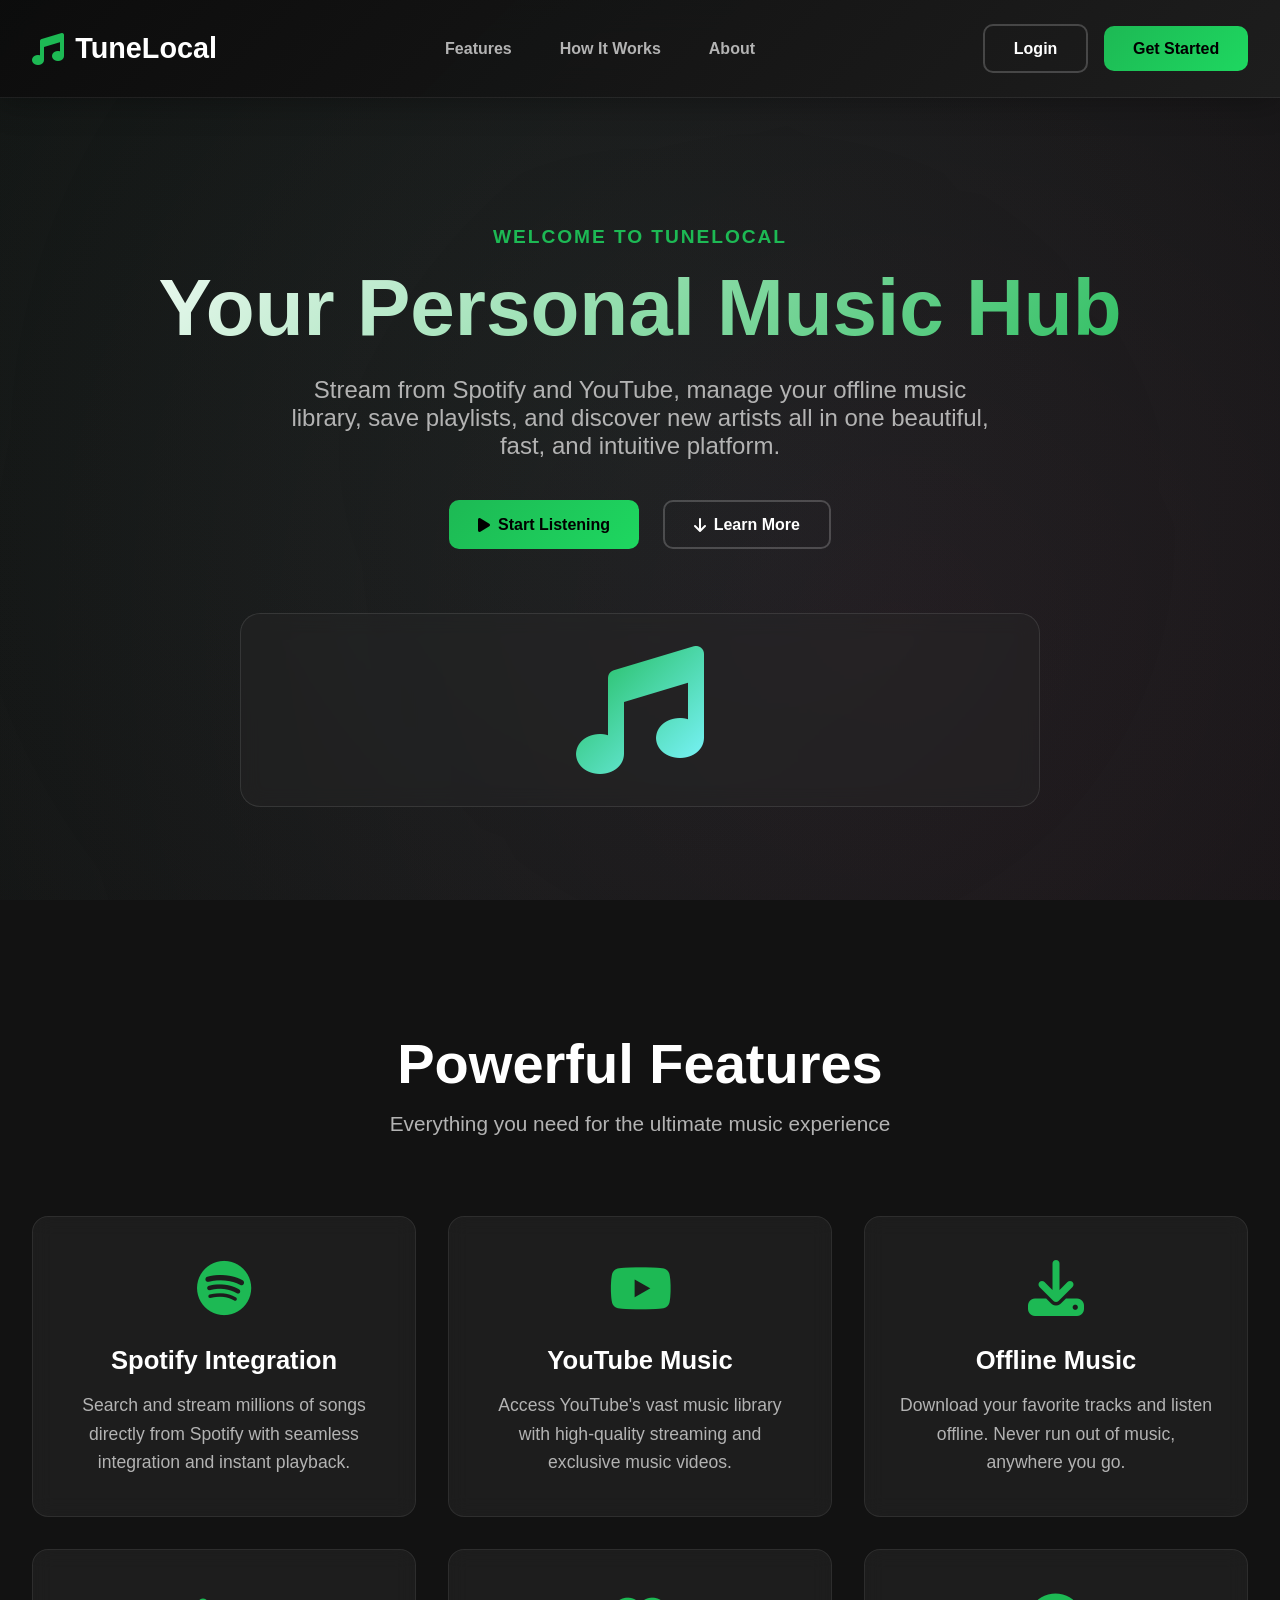
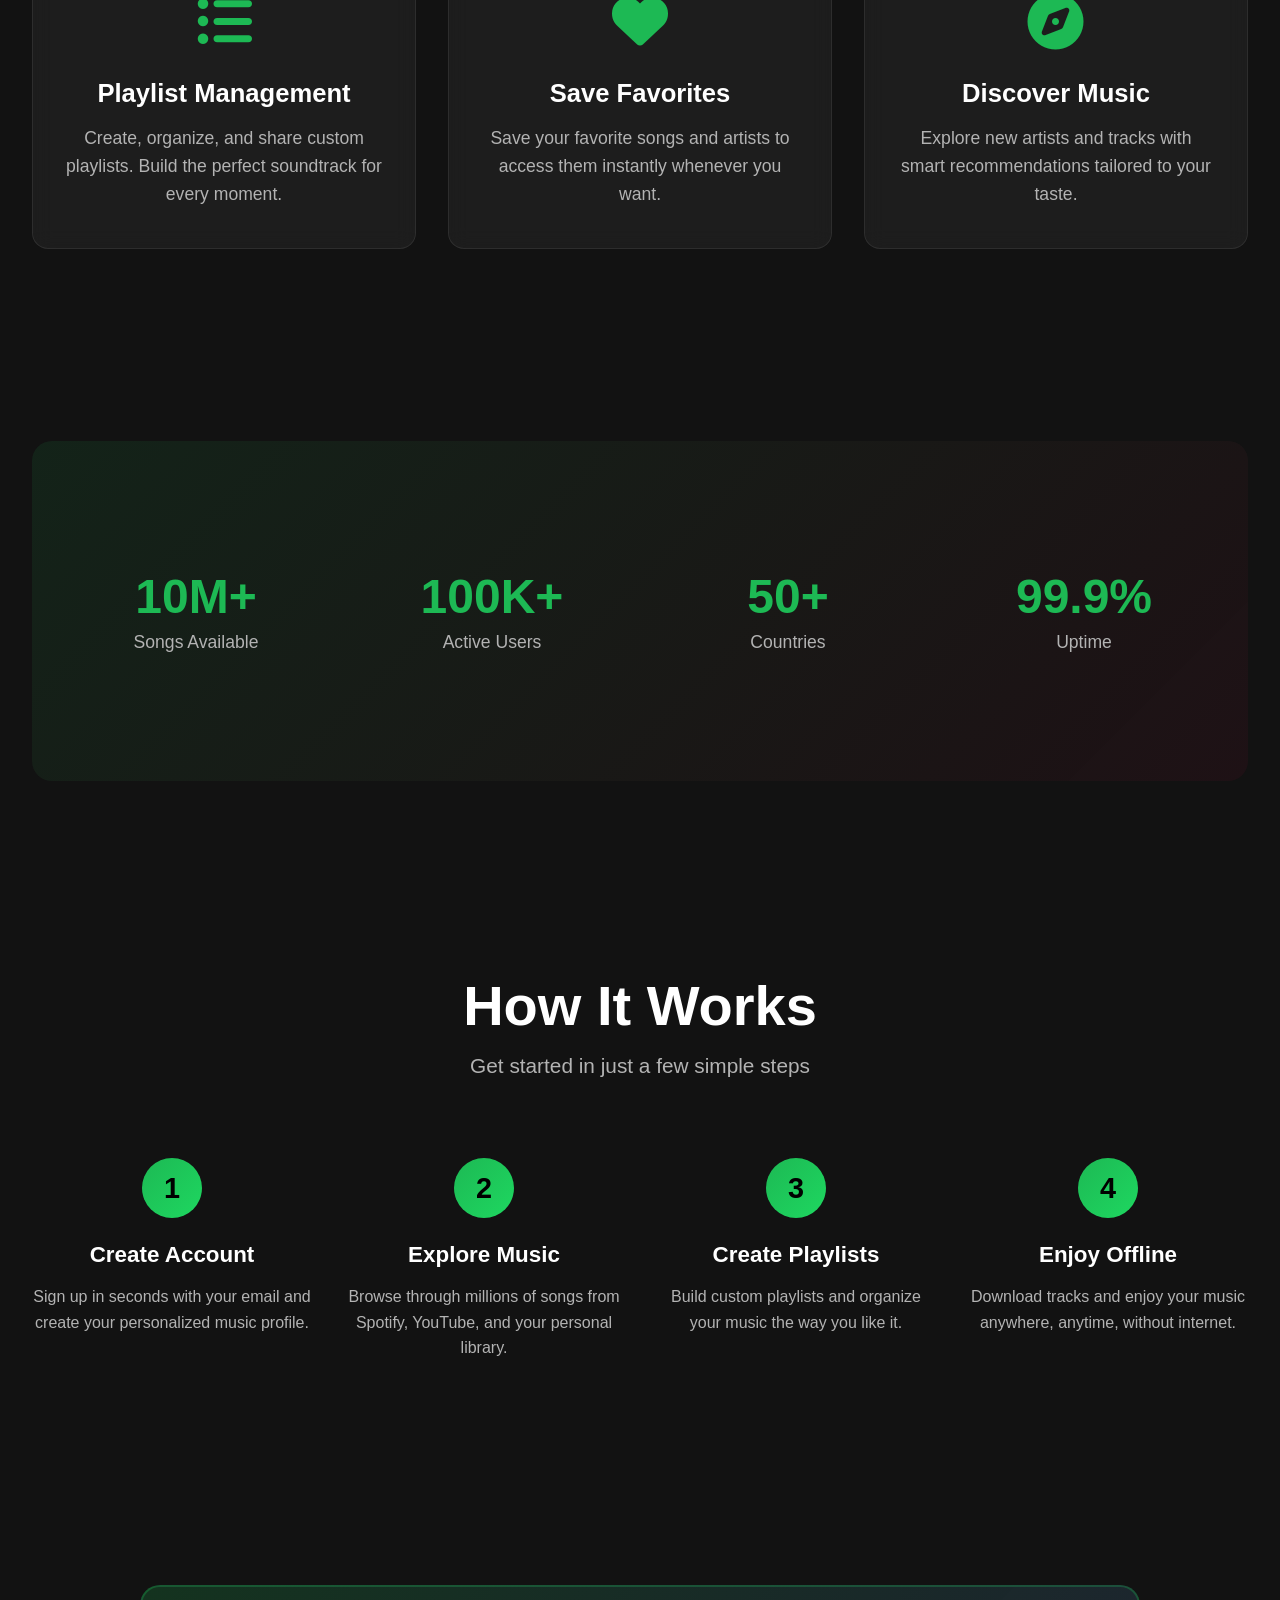
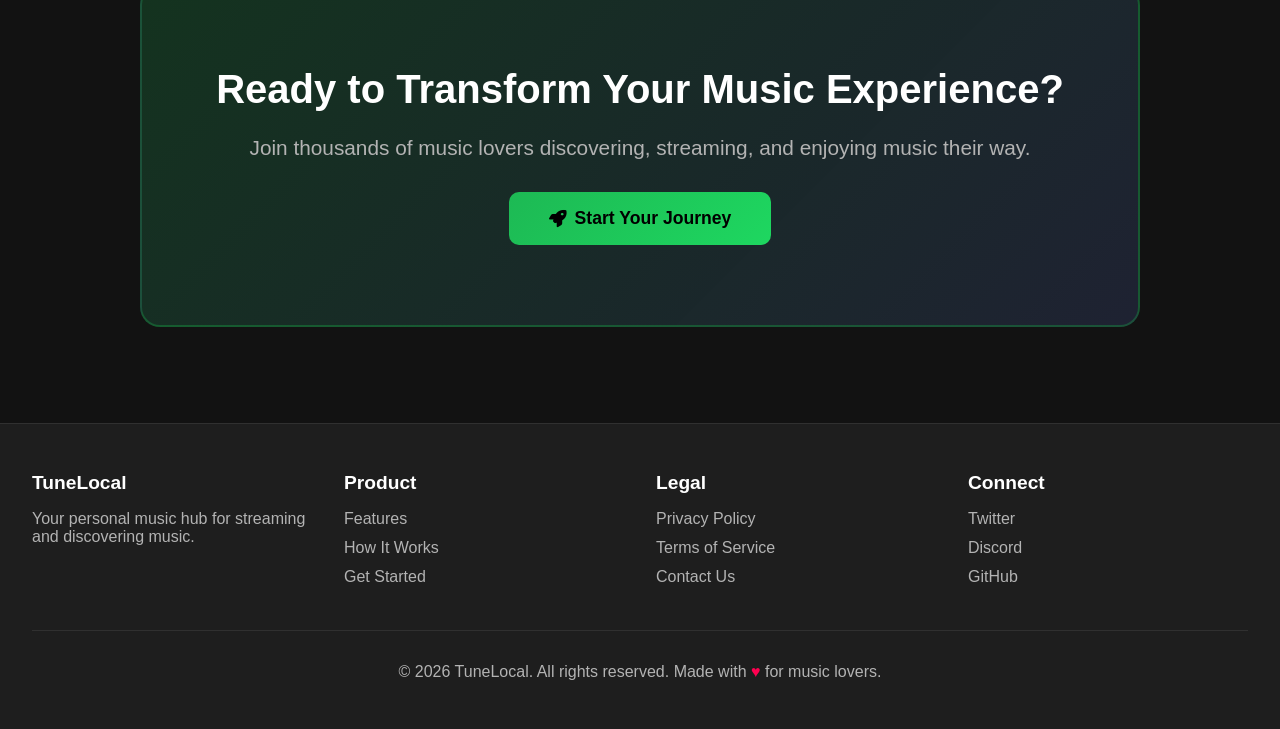
<file: landing.html>
<!DOCTYPE html>
<html lang="en">
<head>
    <meta charset="UTF-8">
    <meta name="viewport" content="width=device-width, initial-scale=1.0">
    <title>TuneLocal - Your Personal Music Hub</title>
    <meta name="description" content="Stream Spotify and YouTube, manage offline music, save playlists, and enjoy a beautiful, fast, personal music hub. All in one place.">
    <meta name="theme-color" content="#1db954">
    <meta property="og:title" content="TuneLocal - Your Personal Music Hub">
    <meta property="og:description" content="Stream from Spotify and YouTube, manage offline music, and discover new music.">
    <meta property="og:type" content="website">
    <meta property="og:image" content="https://dummyimage.com/1200x630/1db954/ffffff&text=TuneLocal">
    <meta name="twitter:card" content="summary_large_image">
    <link rel="stylesheet" href="https://cdnjs.cloudflare.com/ajax/libs/font-awesome/6.4.0/css/all.min.css">
    <link rel="icon" href="data:image/svg+xml,%3Csvg xmlns='http://www.w3.org/2000/svg' viewBox='0 0 100 100'%3E%3Crect width='100' height='100' rx='20' fill='%231db954'/%3E%3Ctext x='50' y='68' text-anchor='middle' font-size='64' font-family='Segoe UI Emoji'%3E%F0%9F%8E%B5%3C/text%3E%3C/svg%3E">
    <style>
        * {
            margin: 0;
            padding: 0;
            box-sizing: border-box;
        }

        :root {
            --primary-color: #1db954;
            --secondary-color: #ff0050;
            --accent-electric: #7cf5ff;
            --accent-warm: #ffb347;
            --bg-dark: #121212;
            --bg-light: #1e1e1e;
            --bg-card: #282828;
            --text-primary: #ffffff;
            --text-secondary: #b3b3b3;
            --gradient-1: linear-gradient(135deg, #667eea 0%, #764ba2 100%);
            --gradient-2: linear-gradient(135deg, #1db954 0%, #1ed760 100%);
            --gradient-3: linear-gradient(135deg, #4facfe 0%, #00f2fe 100%);
            --transition: all 0.3s cubic-bezier(0.4, 0, 0.2, 1);
        }

        html {
            scroll-behavior: smooth;
        }

        body {
            font-family: 'Poppins', -apple-system, BlinkMacSystemFont, 'Segoe UI', sans-serif;
            background: var(--bg-dark);
            color: var(--text-primary);
            overflow-x: hidden;
        }

        /* Background Animation */
        .bg-animation {
            position: fixed;
            top: 0;
            left: 0;
            width: 100%;
            height: 100%;
            z-index: -1;
            overflow: hidden;
        }

        .wave {
            position: absolute;
            width: 200%;
            height: 200%;
            background: radial-gradient(circle, rgba(29, 185, 84, 0.08) 0%, transparent 70%);
            animation: wave-animation 20s infinite linear;
        }

        .wave1 {
            top: -50%;
            left: -50%;
            animation-duration: 25s;
        }

        .wave2 {
            top: -30%;
            left: -30%;
            background: radial-gradient(circle, rgba(255, 0, 80, 0.06) 0%, transparent 70%);
            animation-duration: 30s;
            animation-direction: reverse;
        }

        .wave3 {
            top: -40%;
            left: -40%;
            background: radial-gradient(circle, rgba(102, 126, 234, 0.05) 0%, transparent 70%);
            animation-duration: 35s;
        }

        @keyframes wave-animation {
            0% { transform: rotate(0deg); }
            100% { transform: rotate(360deg); }
        }

        /* Header/Navbar */
        header {
            background: linear-gradient(135deg, rgba(12, 12, 12, 0.95) 0%, rgba(30, 30, 30, 0.9) 100%);
            backdrop-filter: blur(16px);
            padding: 1.5rem 2rem;
            position: sticky;
            top: 0;
            z-index: 1000;
            box-shadow: 0 4px 30px rgba(0, 0, 0, 0.3);
            border-bottom: 1px solid rgba(255, 255, 255, 0.08);
        }

        .nav-wrapper {
            max-width: 1400px;
            margin: 0 auto;
            display: flex;
            justify-content: space-between;
            align-items: center;
            gap: 2rem;
        }

        .logo {
            display: flex;
            align-items: center;
            gap: 0.7rem;
            font-size: 1.8rem;
            font-weight: 700;
            text-decoration: none;
            color: var(--text-primary);
        }

        .logo i {
            font-size: 2rem;
            color: var(--primary-color);
            animation: pulse 2s infinite;
        }

        @keyframes pulse {
            0%, 100% { transform: scale(1); }
            50% { transform: scale(1.1); }
        }

        nav {
            display: flex;
            gap: 3rem;
            align-items: center;
        }

        nav a {
            color: var(--text-secondary);
            text-decoration: none;
            font-weight: 600;
            transition: var(--transition);
            position: relative;
        }

        nav a::after {
            content: '';
            position: absolute;
            bottom: -5px;
            left: 0;
            width: 0;
            height: 2px;
            background: var(--primary-color);
            transition: var(--transition);
        }

        nav a:hover {
            color: var(--primary-color);
        }

        nav a:hover::after {
            width: 100%;
        }

        .auth-buttons {
            display: flex;
            gap: 1rem;
            align-items: center;
        }

        .btn {
            padding: 0.85rem 1.8rem;
            border-radius: 10px;
            font-size: 1rem;
            font-weight: 600;
            cursor: pointer;
            transition: var(--transition);
            border: none;
            text-decoration: none;
            display: inline-flex;
            align-items: center;
            gap: 0.5rem;
            font-family: inherit;
        }

        .btn-primary {
            background: linear-gradient(135deg, var(--primary-color) 0%, #1ed760 100%);
            color: #000;
        }

        .btn-primary:hover {
            transform: translateY(-2px);
            box-shadow: 0 8px 24px rgba(29, 185, 84, 0.4);
        }

        .btn-secondary {
            background: transparent;
            color: var(--text-primary);
            border: 2px solid rgba(255, 255, 255, 0.2);
        }

        .btn-secondary:hover {
            border-color: var(--primary-color);
            color: var(--primary-color);
            background: rgba(29, 185, 84, 0.1);
        }

        /* Hero Section */
        .hero {
            max-width: 1400px;
            margin: 0 auto;
            padding: 8rem 2rem 6rem;
            text-align: center;
        }

        .hero-content {
            margin-bottom: 4rem;
        }

        .hero-subtitle {
            font-size: 1.2rem;
            color: var(--primary-color);
            font-weight: 600;
            margin-bottom: 1rem;
            letter-spacing: 0.1em;
            text-transform: uppercase;
        }

        .hero h1 {
            font-size: 5rem;
            font-weight: 800;
            margin-bottom: 1.5rem;
            background: linear-gradient(135deg, var(--text-primary) 0%, var(--primary-color) 100%);
            -webkit-background-clip: text;
            -webkit-text-fill-color: transparent;
            background-clip: text;
            line-height: 1.1;
        }

        .hero-description {
            font-size: 1.5rem;
            color: var(--text-secondary);
            margin-bottom: 2.5rem;
            max-width: 700px;
            margin-left: auto;
            margin-right: auto;
        }

        .hero-buttons {
            display: flex;
            gap: 1.5rem;
            justify-content: center;
            flex-wrap: wrap;
            margin-bottom: 4rem;
        }

        .hero-visual {
            background: rgba(40, 40, 40, 0.4);
            backdrop-filter: blur(10px);
            border: 1px solid rgba(255, 255, 255, 0.1);
            border-radius: 20px;
            padding: 2rem;
            max-width: 800px;
            margin: 0 auto;
        }

        .hero-visual i {
            font-size: 8rem;
            background: linear-gradient(135deg, var(--primary-color) 0%, var(--accent-electric) 100%);
            -webkit-background-clip: text;
            -webkit-text-fill-color: transparent;
            background-clip: text;
            animation: float 3s ease-in-out infinite;
        }

        @keyframes float {
            0%, 100% { transform: translateY(0px); }
            50% { transform: translateY(-20px); }
        }

        /* Features Section */
        .features {
            max-width: 1400px;
            margin: 0 auto;
            padding: 8rem 2rem;
        }

        .section-header {
            text-align: center;
            margin-bottom: 5rem;
        }

        .section-header h2 {
            font-size: 3.5rem;
            font-weight: 800;
            margin-bottom: 1rem;
        }

        .section-header p {
            font-size: 1.3rem;
            color: var(--text-secondary);
        }

        .features-grid {
            display: grid;
            grid-template-columns: repeat(auto-fit, minmax(300px, 1fr));
            gap: 2rem;
        }

        .feature-card {
            background: rgba(40, 40, 40, 0.5);
            backdrop-filter: blur(10px);
            border: 1px solid rgba(255, 255, 255, 0.08);
            border-radius: 16px;
            padding: 2.5rem 2rem;
            transition: var(--transition);
            text-align: center;
        }

        .feature-card:hover {
            transform: translateY(-10px);
            border-color: rgba(29, 185, 84, 0.5);
            background: rgba(40, 40, 40, 0.7);
            box-shadow: 0 20px 50px rgba(29, 185, 84, 0.2);
        }

        .feature-icon {
            font-size: 3.5rem;
            color: var(--primary-color);
            margin-bottom: 1.5rem;
        }

        .feature-card h3 {
            font-size: 1.6rem;
            margin-bottom: 1rem;
            font-weight: 700;
        }

        .feature-card p {
            color: var(--text-secondary);
            font-size: 1.1rem;
            line-height: 1.6;
        }

        /* Stats Section */
        .stats {
            max-width: 1400px;
            margin: 0 auto;
            padding: 6rem 2rem;
            background: linear-gradient(135deg, rgba(29, 185, 84, 0.1) 0%, rgba(255, 0, 80, 0.05) 100%);
            border-radius: 20px;
            margin: 4rem 2rem;
        }

        .stats-grid {
            display: grid;
            grid-template-columns: repeat(auto-fit, minmax(200px, 1fr));
            gap: 2rem;
            text-align: center;
        }

        .stat {
            padding: 2rem;
        }

        .stat-number {
            font-size: 3rem;
            font-weight: 800;
            color: var(--primary-color);
            margin-bottom: 0.5rem;
        }

        .stat-label {
            color: var(--text-secondary);
            font-size: 1.1rem;
        }

        /* How It Works */
        .how-it-works {
            max-width: 1400px;
            margin: 0 auto;
            padding: 8rem 2rem;
        }

        .steps-container {
            display: grid;
            grid-template-columns: repeat(auto-fit, minmax(250px, 1fr));
            gap: 2rem;
            margin-top: 3rem;
        }

        .step {
            text-align: center;
            position: relative;
        }

        .step-number {
            width: 60px;
            height: 60px;
            background: linear-gradient(135deg, var(--primary-color) 0%, #1ed760 100%);
            border-radius: 50%;
            display: flex;
            align-items: center;
            justify-content: center;
            font-size: 1.8rem;
            font-weight: 700;
            color: #000;
            margin: 0 auto 1.5rem;
        }

        .step h3 {
            font-size: 1.4rem;
            margin-bottom: 1rem;
        }

        .step p {
            color: var(--text-secondary);
            line-height: 1.6;
        }

        /* CTA Section */
        .cta {
            max-width: 1000px;
            margin: 6rem auto 0;
            padding: 5rem 2rem;
            background: linear-gradient(135deg, rgba(29, 185, 84, 0.2) 0%, rgba(102, 126, 234, 0.15) 100%);
            border: 2px solid rgba(29, 185, 84, 0.3);
            border-radius: 20px;
            text-align: center;
            margin-bottom: 6rem;
        }

        .cta h2 {
            font-size: 2.5rem;
            margin-bottom: 1.5rem;
        }

        .cta p {
            font-size: 1.3rem;
            color: var(--text-secondary);
            margin-bottom: 2rem;
        }

        /* Footer */
        footer {
            background: var(--bg-light);
            padding: 3rem 2rem;
            border-top: 1px solid rgba(255, 255, 255, 0.08);
        }

        .footer-wrapper {
            max-width: 1400px;
            margin: 0 auto;
        }

        .footer-content {
            display: grid;
            grid-template-columns: repeat(auto-fit, minmax(250px, 1fr));
            gap: 2rem;
            margin-bottom: 2rem;
        }

        .footer-section h4 {
            font-size: 1.2rem;
            margin-bottom: 1rem;
            font-weight: 700;
        }

        .footer-section ul {
            list-style: none;
        }

        .footer-section a {
            color: var(--text-secondary);
            text-decoration: none;
            transition: var(--transition);
            display: block;
            margin-bottom: 0.7rem;
        }

        .footer-section a:hover {
            color: var(--primary-color);
        }

        .footer-bottom {
            text-align: center;
            padding-top: 2rem;
            border-top: 1px solid rgba(255, 255, 255, 0.08);
            color: var(--text-secondary);
        }

        /* Responsive */
        @media (max-width: 768px) {
            .nav-wrapper {
                gap: 1rem;
            }

            nav {
                display: none;
            }

            .hero {
                padding: 4rem 1.5rem 3rem;
            }

            .hero h1 {
                font-size: 2.5rem;
            }

            .hero-description {
                font-size: 1.2rem;
            }

            .hero-buttons {
                flex-direction: column;
            }

            .btn {
                width: 100%;
                justify-content: center;
            }

            .section-header h2 {
                font-size: 2rem;
            }

            .features {
                padding: 4rem 1.5rem;
            }

            .how-it-works {
                padding: 4rem 1.5rem;
            }

            .cta {
                padding: 3rem 1.5rem;
            }

            .cta h2 {
                font-size: 1.8rem;
            }
        }

        @media (max-width: 480px) {
            .auth-buttons {
                flex-direction: column;
                width: 100%;
            }

            .btn {
                font-size: 0.9rem;
                padding: 0.75rem 1.5rem;
            }

            .hero h1 {
                font-size: 1.8rem;
            }

            .feature-icon {
                font-size: 2.5rem;
            }

            .feature-card h3 {
                font-size: 1.3rem;
            }
        }
    </style>
</head>
<body>
    <!-- Background Animation -->
    <div class="bg-animation">
        <div class="wave wave1"></div>
        <div class="wave wave2"></div>
        <div class="wave wave3"></div>
    </div>

    <!-- Header -->
    <header>
        <div class="nav-wrapper">
            <a href="landing.html" class="logo">
                <i class="fas fa-music"></i>
                <span>TuneLocal</span>
            </a>
            <nav>
                <a href="#features">Features</a>
                <a href="#how-it-works">How It Works</a>
                <a href="#pricing">About</a>
            </nav>
            <div class="auth-buttons">
                <a href="login.html" class="btn btn-secondary">Login</a>
                <a href="login.html" class="btn btn-primary">Get Started</a>
            </div>
        </div>
    </header>

    <!-- Hero Section -->
    <section class="hero">
        <div class="hero-content">
            <div class="hero-subtitle">Welcome to TuneLocal</div>
            <h1>Your Personal Music Hub</h1>
            <p class="hero-description">
                Stream from Spotify and YouTube, manage your offline music library, save playlists, and discover new artists all in one beautiful, fast, and intuitive platform.
            </p>
            <div class="hero-buttons">
                <a href="login.html" class="btn btn-primary">
                    <i class="fas fa-play"></i> Start Listening
                </a>
                <a href="#features" class="btn btn-secondary">
                    <i class="fas fa-arrow-down"></i> Learn More
                </a>
            </div>
        </div>
        <div class="hero-visual">
            <i class="fas fa-music"></i>
        </div>
    </section>

    <!-- Features Section -->
    <section id="features" class="features">
        <div class="section-header">
            <h2>Powerful Features</h2>
            <p>Everything you need for the ultimate music experience</p>
        </div>
        <div class="features-grid">
            <div class="feature-card">
                <div class="feature-icon">
                    <i class="fab fa-spotify"></i>
                </div>
                <h3>Spotify Integration</h3>
                <p>Search and stream millions of songs directly from Spotify with seamless integration and instant playback.</p>
            </div>
            <div class="feature-card">
                <div class="feature-icon">
                    <i class="fab fa-youtube"></i>
                </div>
                <h3>YouTube Music</h3>
                <p>Access YouTube's vast music library with high-quality streaming and exclusive music videos.</p>
            </div>
            <div class="feature-card">
                <div class="feature-icon">
                    <i class="fas fa-download"></i>
                </div>
                <h3>Offline Music</h3>
                <p>Download your favorite tracks and listen offline. Never run out of music, anywhere you go.</p>
            </div>
            <div class="feature-card">
                <div class="feature-icon">
                    <i class="fas fa-list-ul"></i>
                </div>
                <h3>Playlist Management</h3>
                <p>Create, organize, and share custom playlists. Build the perfect soundtrack for every moment.</p>
            </div>
            <div class="feature-card">
                <div class="feature-icon">
                    <i class="fas fa-heart"></i>
                </div>
                <h3>Save Favorites</h3>
                <p>Save your favorite songs and artists to access them instantly whenever you want.</p>
            </div>
            <div class="feature-card">
                <div class="feature-icon">
                    <i class="fas fa-compass"></i>
                </div>
                <h3>Discover Music</h3>
                <p>Explore new artists and tracks with smart recommendations tailored to your taste.</p>
            </div>
        </div>
    </section>

    <!-- Stats Section -->
    <section class="stats">
        <div class="stats-grid">
            <div class="stat">
                <div class="stat-number">10M+</div>
                <div class="stat-label">Songs Available</div>
            </div>
            <div class="stat">
                <div class="stat-number">100K+</div>
                <div class="stat-label">Active Users</div>
            </div>
            <div class="stat">
                <div class="stat-number">50+</div>
                <div class="stat-label">Countries</div>
            </div>
            <div class="stat">
                <div class="stat-number">99.9%</div>
                <div class="stat-label">Uptime</div>
            </div>
        </div>
    </section>

    <!-- How It Works -->
    <section id="how-it-works" class="how-it-works">
        <div class="section-header">
            <h2>How It Works</h2>
            <p>Get started in just a few simple steps</p>
        </div>
        <div class="steps-container">
            <div class="step">
                <div class="step-number">1</div>
                <h3>Create Account</h3>
                <p>Sign up in seconds with your email and create your personalized music profile.</p>
            </div>
            <div class="step">
                <div class="step-number">2</div>
                <h3>Explore Music</h3>
                <p>Browse through millions of songs from Spotify, YouTube, and your personal library.</p>
            </div>
            <div class="step">
                <div class="step-number">3</div>
                <h3>Create Playlists</h3>
                <p>Build custom playlists and organize your music the way you like it.</p>
            </div>
            <div class="step">
                <div class="step-number">4</div>
                <h3>Enjoy Offline</h3>
                <p>Download tracks and enjoy your music anywhere, anytime, without internet.</p>
            </div>
        </div>
    </section>

    <!-- CTA Section -->
    <section class="cta">
        <h2>Ready to Transform Your Music Experience?</h2>
        <p>Join thousands of music lovers discovering, streaming, and enjoying music their way.</p>
        <a href="login.html" class="btn btn-primary" style="font-size: 1.1rem; padding: 1rem 2.5rem;">
            <i class="fas fa-rocket"></i> Start Your Journey
        </a>
    </section>

    <!-- Footer -->
    <footer>
        <div class="footer-wrapper">
            <div class="footer-content">
                <div class="footer-section">
                    <h4>TuneLocal</h4>
                    <p style="color: var(--text-secondary); margin-bottom: 1rem;">Your personal music hub for streaming and discovering music.</p>
                </div>
                <div class="footer-section">
                    <h4>Product</h4>
                    <ul>
                        <li><a href="#features">Features</a></li>
                        <li><a href="#how-it-works">How It Works</a></li>
                        <li><a href="login.html">Get Started</a></li>
                    </ul>
                </div>
                <div class="footer-section">
                    <h4>Legal</h4>
                    <ul>
                        <li><a href="#">Privacy Policy</a></li>
                        <li><a href="#">Terms of Service</a></li>
                        <li><a href="#">Contact Us</a></li>
                    </ul>
                </div>
                <div class="footer-section">
                    <h4>Connect</h4>
                    <ul>
                        <li><a href="#">Twitter</a></li>
                        <li><a href="#">Discord</a></li>
                        <li><a href="#">GitHub</a></li>
                    </ul>
                </div>
            </div>
            <div class="footer-bottom">
                <p>&copy; 2026 TuneLocal. All rights reserved. Made with <span style="color: var(--secondary-color);">♥</span> for music lovers.</p>
            </div>
        </div>
    </footer>

    <script>
        // Check if user is already authenticated
        async function checkAuthStatus() {
            try {
                const response = await fetch('api/auth.php?action=check');
                const data = await response.json();
                
                if (data.authenticated) {
                    // Redirect to main app
                    window.location.href = 'index.html';
                }
            } catch (error) {
                console.log('Not authenticated');
            }
        }

        // Check authentication on page load
        window.addEventListener('load', checkAuthStatus);
    </script>
</body>
</html>
</file>
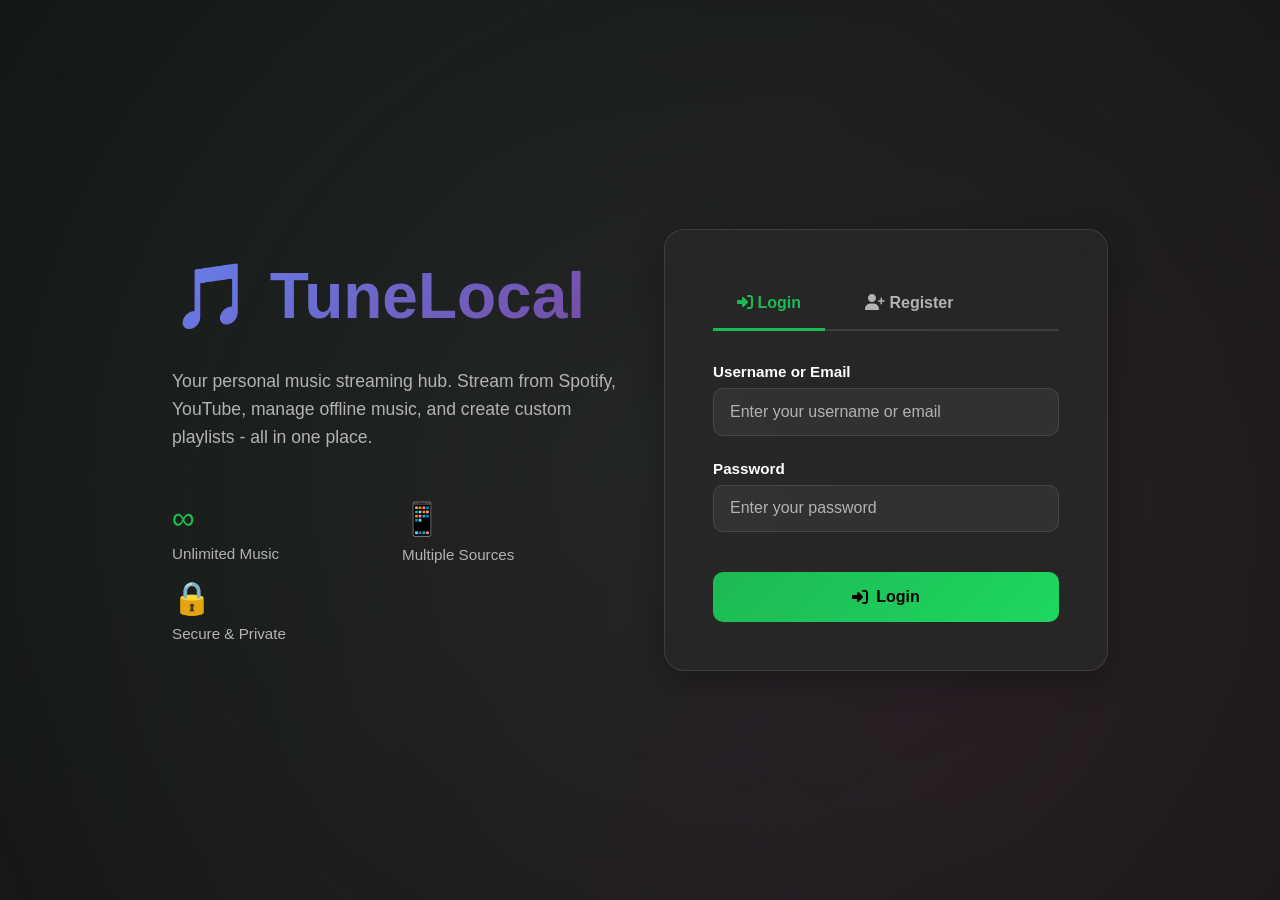
<file: login.html>
<!DOCTYPE html>
<html lang="en">
<head>
    <meta charset="UTF-8">
    <meta name="viewport" content="width=device-width, initial-scale=1.0">
    <title>TuneLocal - Login & Register</title>
    <meta name="description" content="TuneLocal: Stream Spotify and YouTube, manage offline music, save playlists.">
    <meta name="theme-color" content="#1db954">
    <link rel="stylesheet" href="https://cdnjs.cloudflare.com/ajax/libs/font-awesome/6.4.0/css/all.min.css">
    <link rel="icon" href="data:image/svg+xml,%3Csvg xmlns='http://www.w3.org/2000/svg' viewBox='0 0 100 100'%3E%3Crect width='100' height='100' rx='20' fill='%231db954'/%3E%3Ctext x='50' y='68' text-anchor='middle' font-size='64' font-family='Segoe UI Emoji'%3E%F0%9F%8E%B5%3C/text%3E%3C/svg%3E">
    <style>
        * {
            margin: 0;
            padding: 0;
            box-sizing: border-box;
        }

        :root {
            --primary-color: #1db954;
            --secondary-color: #ff0050;
            --bg-dark: #121212;
            --bg-light: #1e1e1e;
            --card-bg: #282828;
            --text-primary: #ffffff;
            --text-secondary: #b3b3b3;
            --gradient-1: linear-gradient(135deg, #667eea 0%, #764ba2 100%);
            --transition: all 0.3s cubic-bezier(0.4, 0, 0.2, 1);
        }

        body {
            font-family: 'Poppins', -apple-system, BlinkMacSystemFont, 'Segoe UI', sans-serif;
            background: var(--bg-dark);
            color: var(--text-primary);
            min-height: 100vh;
            display: flex;
            align-items: center;
            justify-content: center;
            position: relative;
            overflow: hidden;
        }

        /* Background Animation */
        .bg-animation {
            position: fixed;
            top: 0;
            left: 0;
            width: 100%;
            height: 100%;
            z-index: -1;
            overflow: hidden;
        }

        .wave {
            position: absolute;
            width: 200%;
            height: 200%;
            background: radial-gradient(circle, rgba(29, 185, 84, 0.1) 0%, transparent 70%);
            animation: wave-animation 20s infinite linear;
        }

        .wave1 { top: -50%; left: -50%; animation-duration: 25s; }
        .wave2 { 
            top: -30%; 
            left: -30%; 
            background: radial-gradient(circle, rgba(255, 0, 80, 0.08) 0%, transparent 70%);
            animation-duration: 30s;
            animation-direction: reverse;
        }
        .wave3 { 
            top: -40%; 
            left: -40%; 
            background: radial-gradient(circle, rgba(102, 126, 234, 0.06) 0%, transparent 70%);
            animation-duration: 35s;
        }

        @keyframes wave-animation {
            0% { transform: translate(0, 0) rotate(0deg); }
            100% { transform: translate(50px, 50px) rotate(360deg); }
        }

        .container {
            width: 100%;
            max-width: 1000px;
            padding: 2rem;
            z-index: 10;
        }

        .auth-wrapper {
            display: grid;
            grid-template-columns: 1fr 1fr;
            gap: 3rem;
            align-items: center;
        }

        .auth-left {
            display: none;
        }

        .auth-left.show {
            display: flex;
            flex-direction: column;
            gap: 2rem;
        }

        .auth-hero {
            font-size: 4rem;
            line-height: 1.2;
            font-weight: 800;
            background: var(--gradient-1);
            -webkit-background-clip: text;
            -webkit-text-fill-color: transparent;
            background-clip: text;
        }

        .auth-subtitle {
            color: var(--text-secondary);
            font-size: 1.1rem;
            line-height: 1.6;
        }

        .auth-form-container {
            background: rgba(40, 40, 40, 0.8);
            backdrop-filter: blur(10px);
            border: 1px solid rgba(255, 255, 255, 0.1);
            border-radius: 20px;
            padding: 3rem;
            box-shadow: 0 8px 32px rgba(0, 0, 0, 0.3);
        }

        .auth-tabs {
            display: flex;
            gap: 1rem;
            margin-bottom: 2rem;
            border-bottom: 2px solid rgba(255, 255, 255, 0.1);
        }

        .auth-tab {
            padding: 1rem 1.5rem;
            background: transparent;
            border: none;
            color: var(--text-secondary);
            cursor: pointer;
            font-size: 1rem;
            font-weight: 600;
            transition: var(--transition);
            position: relative;
            border-bottom: 3px solid transparent;
            margin-bottom: -2px;
        }

        .auth-tab.active {
            color: var(--primary-color);
            border-bottom-color: var(--primary-color);
        }

        .auth-form {
            display: none;
        }

        .auth-form.active {
            display: flex;
            flex-direction: column;
            gap: 1.5rem;
        }

        .form-group {
            display: flex;
            flex-direction: column;
            gap: 0.5rem;
        }

        .form-group label {
            font-size: 0.95rem;
            font-weight: 600;
            color: var(--text-primary);
        }

        .form-group input,
        .form-group textarea {
            padding: 0.85rem 1rem;
            background: rgba(255, 255, 255, 0.05);
            border: 1px solid rgba(255, 255, 255, 0.1);
            border-radius: 10px;
            color: var(--text-primary);
            font-size: 1rem;
            transition: var(--transition);
            font-family: inherit;
        }

        .form-group input::placeholder,
        .form-group textarea::placeholder {
            color: var(--text-secondary);
        }

        .form-group input:focus,
        .form-group textarea:focus {
            outline: none;
            background: rgba(255, 255, 255, 0.08);
            border-color: var(--primary-color);
            box-shadow: 0 0 0 3px rgba(29, 185, 84, 0.1);
        }

        .form-row {
            display: grid;
            grid-template-columns: 1fr 1fr;
            gap: 1rem;
        }

        .btn-primary {
            padding: 1rem;
            background: linear-gradient(135deg, var(--primary-color) 0%, #1ed760 100%);
            border: none;
            border-radius: 10px;
            color: #000;
            font-size: 1rem;
            font-weight: 700;
            cursor: pointer;
            transition: var(--transition);
            display: flex;
            align-items: center;
            justify-content: center;
            gap: 0.5rem;
            margin-top: 1rem;
        }

        .btn-primary:hover {
            transform: translateY(-2px);
            box-shadow: 0 8px 16px rgba(29, 185, 84, 0.3);
        }

        .btn-primary:active {
            transform: translateY(0);
        }

        .form-message {
            padding: 0.75rem 1rem;
            border-radius: 10px;
            font-size: 0.95rem;
            display: none;
            animation: slideDown 0.3s ease;
        }

        .form-message.error {
            background: rgba(255, 0, 80, 0.2);
            color: #ff6b9d;
            display: flex;
            align-items: center;
            gap: 0.5rem;
        }

        .form-message.success {
            background: rgba(29, 185, 84, 0.2);
            color: #1db954;
            display: flex;
            align-items: center;
            gap: 0.5rem;
        }

        @keyframes slideDown {
            from {
                opacity: 0;
                transform: translateY(-10px);
            }
            to {
                opacity: 1;
                transform: translateY(0);
            }
        }

        .loading {
            opacity: 0.7;
            pointer-events: none;
        }

        .spinner {
            display: inline-block;
            width: 16px;
            height: 16px;
            border: 2px solid rgba(0, 0, 0, 0.2);
            border-top-color: #000;
            border-radius: 50%;
            animation: spin 0.6s linear infinite;
        }

        @keyframes spin {
            to { transform: rotate(360deg); }
        }

        @media (max-width: 768px) {
            .auth-wrapper {
                grid-template-columns: 1fr;
            }

            .auth-form-container {
                padding: 2rem;
            }

            .auth-hero {
                font-size: 2.5rem;
            }
        }
    </style>
</head>
<body>
    <!-- Background Animation -->
    <div class="bg-animation">
        <div class="wave wave1"></div>
        <div class="wave wave2"></div>
        <div class="wave wave3"></div>
    </div>

    <div class="container">
        <div class="auth-wrapper">
            <!-- Left Side -->
            <div class="auth-left show">
                <div class="auth-hero">
                    🎵 TuneLocal
                </div>
                <div class="auth-subtitle">
                    Your personal music streaming hub. Stream from Spotify, YouTube, manage offline music, and create custom playlists - all in one place.
                </div>
                <div style="display: flex; gap: 1rem; flex-wrap: wrap; margin-top: 1rem;">
                    <div style="flex: 1; min-width: 150px;">
                        <div style="font-size: 2rem; color: var(--primary-color); margin-bottom: 0.5rem;">∞</div>
                        <div style="font-size: 0.95rem; color: var(--text-secondary);">Unlimited Music</div>
                    </div>
                    <div style="flex: 1; min-width: 150px;">
                        <div style="font-size: 2rem; color: var(--primary-color); margin-bottom: 0.5rem;">📱</div>
                        <div style="font-size: 0.95rem; color: var(--text-secondary);">Multiple Sources</div>
                    </div>
                    <div style="flex: 1; min-width: 150px;">
                        <div style="font-size: 2rem; color: var(--primary-color); margin-bottom: 0.5rem;">🔒</div>
                        <div style="font-size: 0.95rem; color: var(--text-secondary);">Secure & Private</div>
                    </div>
                </div>
            </div>

            <!-- Right Side - Forms -->
            <div class="auth-form-container">
                <div class="auth-tabs">
                    <button class="auth-tab active" onclick="switchTab('login')">
                        <i class="fas fa-sign-in-alt"></i> Login
                    </button>
                    <button class="auth-tab" onclick="switchTab('register')">
                        <i class="fas fa-user-plus"></i> Register
                    </button>
                </div>

                <!-- Login Form -->
                <form id="loginForm" class="auth-form active" onsubmit="handleLogin(event)">
                    <div class="form-message" id="loginMessage"></div>

                    <div class="form-group">
                        <label for="loginUsername">Username or Email</label>
                        <input 
                            type="text" 
                            id="loginUsername" 
                            placeholder="Enter your username or email"
                            required
                        >
                    </div>

                    <div class="form-group">
                        <label for="loginPassword">Password</label>
                        <input 
                            type="password" 
                            id="loginPassword" 
                            placeholder="Enter your password"
                            required
                        >
                    </div>

                    <button type="submit" class="btn-primary">
                        <i class="fas fa-sign-in-alt"></i> Login
                    </button>
                </form>

                <!-- Register Form -->
                <form id="registerForm" class="auth-form" onsubmit="handleRegister(event)">
                    <div class="form-message" id="registerMessage"></div>

                    <div class="form-row">
                        <div class="form-group">
                            <label for="regFirstName">First Name</label>
                            <input 
                                type="text" 
                                id="regFirstName" 
                                placeholder="John"
                            >
                        </div>
                        <div class="form-group">
                            <label for="regLastName">Last Name</label>
                            <input 
                                type="text" 
                                id="regLastName" 
                                placeholder="Doe"
                            >
                        </div>
                    </div>

                    <div class="form-group">
                        <label for="regUsername">Username</label>
                        <input 
                            type="text" 
                            id="regUsername" 
                            placeholder="Choose a username"
                            required
                        >
                    </div>

                    <div class="form-group">
                        <label for="regEmail">Email</label>
                        <input 
                            type="email" 
                            id="regEmail" 
                            placeholder="your@email.com"
                            required
                        >
                    </div>

                    <div class="form-group">
                        <label for="regPassword">Password</label>
                        <input 
                            type="password" 
                            id="regPassword" 
                            placeholder="At least 6 characters"
                            required
                        >
                    </div>

                    <div class="form-group">
                        <label for="regConfirmPassword">Confirm Password</label>
                        <input 
                            type="password" 
                            id="regConfirmPassword" 
                            placeholder="Confirm your password"
                            required
                        >
                    </div>

                    <button type="submit" class="btn-primary">
                        <i class="fas fa-user-plus"></i> Create Account
                    </button>
                </form>
            </div>
        </div>
    </div>

    <script>
        const API_BASE = 'api/auth.php';

        function switchTab(tab) {
            // Update tabs
            document.querySelectorAll('.auth-tab').forEach(t => t.classList.remove('active'));
            document.querySelectorAll('.auth-form').forEach(f => f.classList.remove('active'));

            if (tab === 'login') {
                document.querySelector('[onclick="switchTab(\'login\')"]').classList.add('active');
                document.getElementById('loginForm').classList.add('active');
            } else {
                document.querySelector('[onclick="switchTab(\'register\')"]').classList.add('active');
                document.getElementById('registerForm').classList.add('active');
            }

            // Clear messages
            document.getElementById('loginMessage').textContent = '';
            document.getElementById('registerMessage').textContent = '';
        }

        function showMessage(formId, message, type) {
            const messageEl = document.getElementById(formId + 'Message');
            messageEl.textContent = message;
            messageEl.className = `form-message ${type}`;
            messageEl.innerHTML = `
                <i class="fas fa-${type === 'error' ? 'exclamation-circle' : 'check-circle'}"></i>
                ${message}
            `;
        }

        async function handleLogin(event) {
            event.preventDefault();

            const username = document.getElementById('loginUsername').value;
            const password = document.getElementById('loginPassword').value;
            const form = event.target;

            form.classList.add('loading');

            try {
                const response = await fetch(`${API_BASE}?action=login`, {
                    method: 'POST',
                    headers: { 'Content-Type': 'application/json' },
                    body: JSON.stringify({ username, password })
                });

                const data = await response.json();

                if (data.success) {
                    showMessage('login', 'Login successful! Redirecting...', 'success');
                    setTimeout(() => {
                        window.location.href = 'index.html';
                    }, 1500);
                } else {
                    showMessage('login', data.error || 'Login failed', 'error');
                }
            } catch (error) {
                showMessage('login', 'Network error. Please try again.', 'error');
            }

            form.classList.remove('loading');
        }

        async function handleRegister(event) {
            event.preventDefault();

            const firstName = document.getElementById('regFirstName').value;
            const lastName = document.getElementById('regLastName').value;
            const username = document.getElementById('regUsername').value;
            const email = document.getElementById('regEmail').value;
            const password = document.getElementById('regPassword').value;
            const confirmPassword = document.getElementById('regConfirmPassword').value;
            const form = event.target;

            form.classList.add('loading');

            try {
                const response = await fetch(`${API_BASE}?action=register`, {
                    method: 'POST',
                    headers: { 'Content-Type': 'application/json' },
                    body: JSON.stringify({
                        firstName,
                        lastName,
                        username,
                        email,
                        password,
                        confirmPassword
                    })
                });

                const data = await response.json();

                if (data.success) {
                    showMessage('register', 'Account created! Redirecting...', 'success');
                    setTimeout(() => {
                        window.location.href = 'index.html';
                    }, 1500);
                } else {
                    showMessage('register', data.error || 'Registration failed', 'error');
                }
            } catch (error) {
                showMessage('register', 'Network error. Please try again.', 'error');
            }

            form.classList.remove('loading');
        }

        // Check if already logged in
        async function checkAuth() {
            try {
                const response = await fetch(`${API_BASE}?action=check`);
                const data = await response.json();
                if (data.authenticated) {
                    window.location.href = 'index.html';
                }
            } catch (error) {
                console.error('Auth check error:', error);
            }
        }

        checkAuth();
    </script>
</body>
</html>
</file>
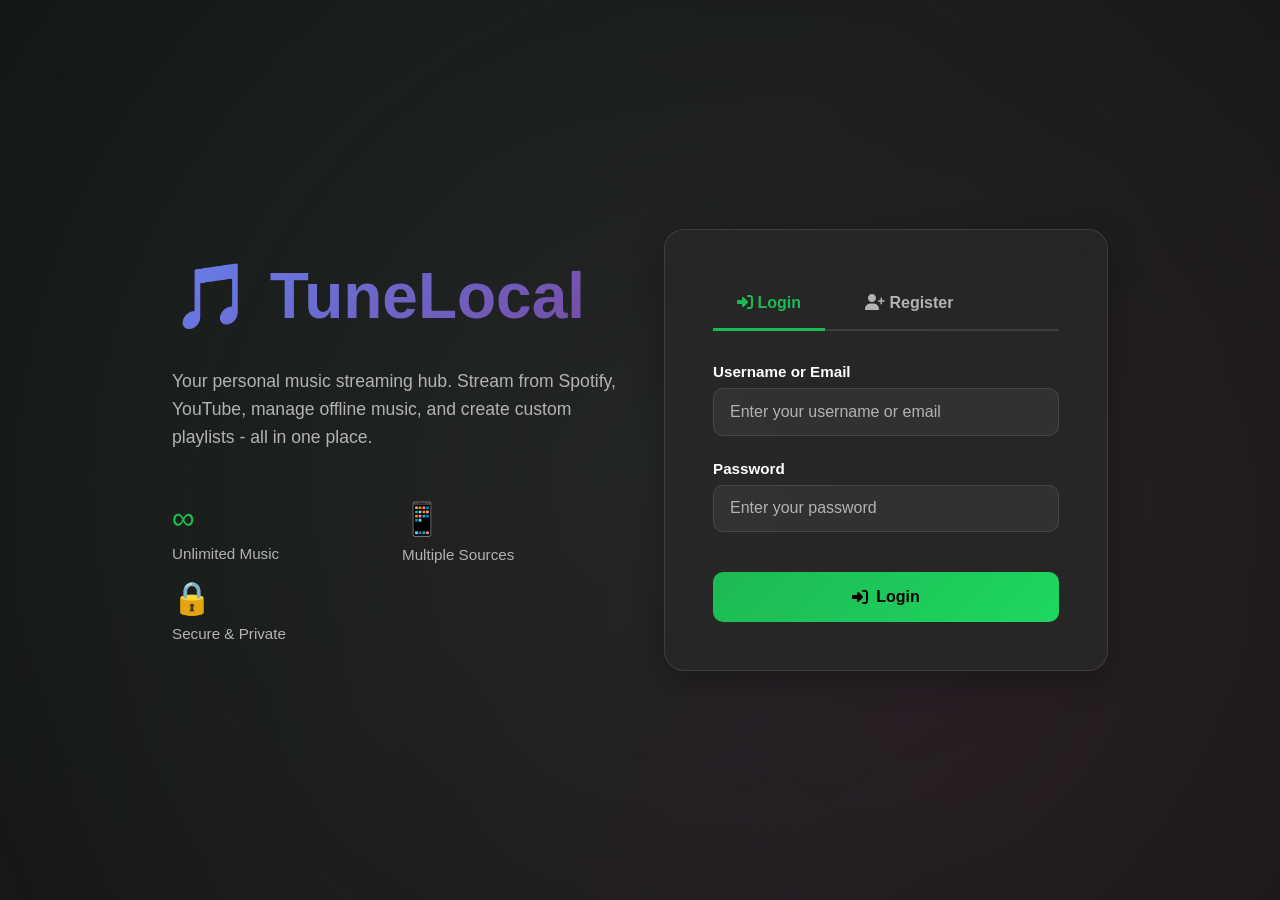
<file: profile.html>
<!DOCTYPE html>
<html lang="en">
<head>
    <meta charset="UTF-8">
    <meta name="viewport" content="width=device-width, initial-scale=1.0">
    <title>TuneLocal - User Profile</title>
    <meta name="description" content="TuneLocal: Manage your profile and preferences">
    <meta name="theme-color" content="#1db954">
    <link rel="stylesheet" href="https://cdnjs.cloudflare.com/ajax/libs/font-awesome/6.4.0/css/all.min.css">
    <link rel="icon" href="data:image/svg+xml,%3Csvg xmlns='http://www.w3.org/2000/svg' viewBox='0 0 100 100'%3E%3Crect width='100' height='100' rx='20' fill='%231db954'/%3E%3Ctext x='50' y='68' text-anchor='middle' font-size='64' font-family='Segoe UI Emoji'%3E%F0%9F%8E%B5%3C/text%3E%3C/svg%3E">
    <link rel="stylesheet" href="styles.css">
    <style>
        .profile-container {
            max-width: 1000px;
            margin: 2rem auto;
            padding: 2rem;
        }

        .profile-header {
            display: flex;
            align-items: center;
            gap: 2rem;
            background: rgba(40, 40, 40, 0.8);
            backdrop-filter: blur(10px);
            border: 1px solid rgba(255, 255, 255, 0.1);
            border-radius: 20px;
            padding: 2rem;
            margin-bottom: 2rem;
        }

        .profile-avatar {
            width: 150px;
            height: 150px;
            border-radius: 50%;
            background: linear-gradient(135deg, #667eea 0%, #764ba2 100%);
            display: flex;
            align-items: center;
            justify-content: center;
            font-size: 4rem;
            flex-shrink: 0;
            border: 3px solid var(--primary-color);
        }

        .profile-info {
            flex: 1;
        }

        .profile-name {
            font-size: 2rem;
            font-weight: 800;
            margin-bottom: 0.5rem;
        }

        .profile-username {
            color: var(--text-secondary);
            font-size: 1rem;
            margin-bottom: 1rem;
        }

        .profile-stats {
            display: flex;
            gap: 2rem;
        }

        .stat-item {
            display: flex;
            flex-direction: column;
            gap: 0.25rem;
        }

        .stat-value {
            font-size: 1.5rem;
            font-weight: 700;
            color: var(--primary-color);
        }

        .stat-label {
            font-size: 0.85rem;
            color: var(--text-secondary);
        }

        .profile-tabs {
            display: flex;
            gap: 1rem;
            margin-bottom: 2rem;
            border-bottom: 2px solid rgba(255, 255, 255, 0.1);
        }

        .profile-tab {
            padding: 1rem 1.5rem;
            background: transparent;
            border: none;
            color: var(--text-secondary);
            cursor: pointer;
            font-size: 1rem;
            font-weight: 600;
            transition: all 0.3s ease;
            position: relative;
            border-bottom: 3px solid transparent;
            margin-bottom: -2px;
        }

        .profile-tab.active {
            color: var(--primary-color);
            border-bottom-color: var(--primary-color);
        }

        .profile-content {
            display: none;
        }

        .profile-content.active {
            display: block;
        }

        .profile-section {
            background: rgba(40, 40, 40, 0.8);
            backdrop-filter: blur(10px);
            border: 1px solid rgba(255, 255, 255, 0.1);
            border-radius: 20px;
            padding: 2rem;
            margin-bottom: 2rem;
        }

        .section-title {
            font-size: 1.5rem;
            font-weight: 700;
            margin-bottom: 1.5rem;
            display: flex;
            align-items: center;
            gap: 0.5rem;
        }

        .form-group {
            display: flex;
            flex-direction: column;
            gap: 0.5rem;
            margin-bottom: 1.5rem;
        }

        .form-group label {
            font-size: 0.95rem;
            font-weight: 600;
            color: var(--text-primary);
        }

        .form-group input,
        .form-group textarea {
            padding: 0.85rem 1rem;
            background: rgba(255, 255, 255, 0.05);
            border: 1px solid rgba(255, 255, 255, 0.1);
            border-radius: 10px;
            color: var(--text-primary);
            font-size: 1rem;
            transition: all 0.3s ease;
            font-family: inherit;
        }

        .form-group input:focus,
        .form-group textarea:focus {
            outline: none;
            background: rgba(255, 255, 255, 0.08);
            border-color: var(--primary-color);
            box-shadow: 0 0 0 3px rgba(29, 185, 84, 0.1);
        }

        .form-row {
            display: grid;
            grid-template-columns: 1fr 1fr;
            gap: 1rem;
        }

        .btn-group {
            display: flex;
            gap: 1rem;
            margin-top: 2rem;
        }

        .btn {
            padding: 0.85rem 1.5rem;
            border: none;
            border-radius: 10px;
            font-size: 1rem;
            font-weight: 600;
            cursor: pointer;
            transition: all 0.3s ease;
            display: inline-flex;
            align-items: center;
            gap: 0.5rem;
        }

        .btn-primary {
            background: linear-gradient(135deg, var(--primary-color) 0%, #1ed760 100%);
            color: #000;
        }

        .btn-primary:hover {
            transform: translateY(-2px);
            box-shadow: 0 8px 16px rgba(29, 185, 84, 0.3);
        }

        .btn-secondary {
            background: rgba(255, 255, 255, 0.1);
            color: var(--text-primary);
            border: 1px solid rgba(255, 255, 255, 0.2);
        }

        .btn-secondary:hover {
            background: rgba(255, 255, 255, 0.15);
        }

        .btn-danger {
            background: rgba(255, 0, 80, 0.2);
            color: #ff6b9d;
            border: 1px solid rgba(255, 0, 80, 0.3);
        }

        .btn-danger:hover {
            background: rgba(255, 0, 80, 0.3);
        }

        .message {
            padding: 1rem;
            border-radius: 10px;
            margin-bottom: 1.5rem;
            display: flex;
            align-items: center;
            gap: 0.5rem;
            display: none;
        }

        .message.success {
            background: rgba(29, 185, 84, 0.2);
            color: #1db954;
        }

        .message.error {
            background: rgba(255, 0, 80, 0.2);
            color: #ff6b9d;
        }

        .message.show {
            display: flex;
            animation: slideDown 0.3s ease;
        }

        @keyframes slideDown {
            from {
                opacity: 0;
                transform: translateY(-10px);
            }
            to {
                opacity: 1;
                transform: translateY(0);
            }
        }

        .loading {
            opacity: 0.7;
            pointer-events: none;
        }

        @media (max-width: 768px) {
            .profile-header {
                flex-direction: column;
                text-align: center;
            }

            .profile-stats {
                justify-content: center;
            }

            .form-row {
                grid-template-columns: 1fr;
            }

            .btn-group {
                flex-direction: column;
            }
        }
    </style>
</head>
<body>
    <!-- Include navbar from main app -->
    <nav class="navbar" id="navbar-placeholder"></nav>

    <div class="profile-container">
        <!-- Profile Header -->
        <div class="profile-header">
            <div class="profile-avatar" id="profileAvatar">
                <i class="fas fa-user"></i>
            </div>
            <div class="profile-info">
                <div class="profile-name" id="profileName">Loading...</div>
                <div class="profile-username" id="profileUsername">@username</div>
                <div class="profile-stats">
                    <div class="stat-item">
                        <div class="stat-value" id="joinDate">-</div>
                        <div class="stat-label">Member Since</div>
                    </div>
                    <div class="stat-item">
                        <div class="stat-value" id="lastLogin">-</div>
                        <div class="stat-label">Last Login</div>
                    </div>
                </div>
            </div>
        </div>

        <!-- Profile Tabs -->
        <div class="profile-tabs">
            <button class="profile-tab active" onclick="switchProfileTab('account')">
                <i class="fas fa-user-circle"></i> Account
            </button>
            <button class="profile-tab" onclick="switchProfileTab('settings')">
                <i class="fas fa-sliders-h"></i> Settings
            </button>
            <button class="profile-tab" onclick="switchProfileTab('security')">
                <i class="fas fa-lock"></i> Security
            </button>
        </div>

        <!-- Account Tab -->
        <div id="account" class="profile-content active">
            <div class="profile-section">
                <div class="section-title">
                    <i class="fas fa-user"></i> Account Information
                </div>

                <div id="accountMessage" class="message"></div>

                <form id="accountForm" onsubmit="handleUpdateProfile(event)">
                    <div class="form-row">
                        <div class="form-group">
                            <label for="firstName">First Name</label>
                            <input type="text" id="firstName" placeholder="John">
                        </div>
                        <div class="form-group">
                            <label for="lastName">Last Name</label>
                            <input type="text" id="lastName" placeholder="Doe">
                        </div>
                    </div>

                    <div class="form-group">
                        <label for="email">Email</label>
                        <input type="email" id="email" placeholder="your@email.com" readonly>
                    </div>

                    <div class="form-group">
                        <label for="bio">Bio</label>
                        <textarea id="bio" placeholder="Tell us about yourself" rows="4"></textarea>
                    </div>

                    <div class="form-row">
                        <div class="form-group">
                            <label for="favoriteGenre">Favorite Genre</label>
                            <input type="text" id="favoriteGenre" placeholder="e.g., Pop, Rock, Jazz">
                        </div>
                        <div class="form-group">
                            <label for="country">Country</label>
                            <input type="text" id="country" placeholder="Your country">
                        </div>
                    </div>

                    <div class="btn-group">
                        <button type="submit" class="btn btn-primary">
                            <i class="fas fa-save"></i> Save Changes
                        </button>
                        <button type="button" class="btn btn-secondary" onclick="location.reload()">
                            <i class="fas fa-redo"></i> Cancel
                        </button>
                    </div>
                </form>
            </div>
        </div>

        <!-- Settings Tab -->
        <div id="settings" class="profile-content">
            <div class="profile-section">
                <div class="section-title">
                    <i class="fas fa-sliders-h"></i> Preferences
                </div>

                <div id="settingsMessage" class="message"></div>

                <form id="settingsForm" onsubmit="handleUpdateSettings(event)">
                    <div class="form-row">
                        <div class="form-group">
                            <label for="theme">Theme</label>
                            <select id="theme" style="padding: 0.85rem 1rem; background: rgba(255, 255, 255, 0.05); border: 1px solid rgba(255, 255, 255, 0.1); border-radius: 10px; color: var(--text-primary); font-size: 1rem;">
                                <option value="dark">Dark</option>
                                <option value="light">Light</option>
                            </select>
                        </div>
                        <div class="form-group">
                            <label for="language">Language</label>
                            <select id="language" style="padding: 0.85rem 1rem; background: rgba(255, 255, 255, 0.05); border: 1px solid rgba(255, 255, 255, 0.1); border-radius: 10px; color: var(--text-primary); font-size: 1rem;">
                                <option value="en">English</option>
                                <option value="es">Español</option>
                                <option value="fr">Français</option>
                            </select>
                        </div>
                    </div>

                    <div class="btn-group">
                        <button type="submit" class="btn btn-primary">
                            <i class="fas fa-save"></i> Save Settings
                        </button>
                    </div>
                </form>
            </div>
        </div>

        <!-- Security Tab -->
        <div id="security" class="profile-content">
            <div class="profile-section">
                <div class="section-title">
                    <i class="fas fa-lock"></i> Change Password
                </div>

                <div id="securityMessage" class="message"></div>

                <form id="securityForm" onsubmit="handleChangePassword(event)">
                    <div class="form-group">
                        <label for="oldPassword">Current Password</label>
                        <input type="password" id="oldPassword" placeholder="Enter your current password" required>
                    </div>

                    <div class="form-group">
                        <label for="newPassword">New Password</label>
                        <input type="password" id="newPassword" placeholder="Enter new password" required>
                    </div>

                    <div class="form-group">
                        <label for="confirmNewPassword">Confirm New Password</label>
                        <input type="password" id="confirmNewPassword" placeholder="Confirm new password" required>
                    </div>

                    <div class="btn-group">
                        <button type="submit" class="btn btn-primary">
                            <i class="fas fa-check"></i> Update Password
                        </button>
                    </div>
                </form>
            </div>

            <div class="profile-section">
                <div class="section-title">
                    <i class="fas fa-sign-out-alt"></i> Session
                </div>

                <p style="margin-bottom: 1.5rem; color: var(--text-secondary);">
                    Log out from your account and return to the login page.
                </p>

                <div class="btn-group">
                    <button type="button" class="btn btn-danger" onclick="handleLogout()">
                        <i class="fas fa-sign-out-alt"></i> Logout
                    </button>
                </div>
            </div>
        </div>
    </div>

    <script>
        const API_BASE = 'api/auth.php';

        async function loadProfile() {
            try {
                const response = await fetch(`${API_BASE}?action=check`);
                const data = await response.json();

                if (!data.authenticated) {
                    window.location.href = 'login.html';
                    return;
                }

                const user = data.user;

                // Update profile header
                document.getElementById('profileName').textContent = `${user.firstName || ''} ${user.lastName || ''}`.trim() || user.username;
                document.getElementById('profileUsername').textContent = `@${user.username}`;
                document.getElementById('email').value = user.email;

                // Update form fields
                document.getElementById('firstName').value = user.firstName || '';
                document.getElementById('lastName').value = user.lastName || '';
                document.getElementById('bio').value = user.bio || '';
                document.getElementById('favoriteGenre').value = user.favoriteGenre || '';
                document.getElementById('country').value = user.country || '';
                document.getElementById('theme').value = user.theme || 'dark';
                document.getElementById('language').value = user.language || 'en';

                // Format dates
                if (user.createdAt) {
                    const createdDate = new Date(user.createdAt);
                    document.getElementById('joinDate').textContent = createdDate.toLocaleDateString('en-US', { 
                        month: 'short', 
                        year: 'numeric' 
                    });
                }

                if (user.lastLogin) {
                    const lastLoginDate = new Date(user.lastLogin);
                    document.getElementById('lastLogin').textContent = lastLoginDate.toLocaleDateString('en-US', { 
                        month: 'short', 
                        day: 'numeric' 
                    });
                }

                // Update avatar
                const initials = ((user.firstName || '')[0] + (user.lastName || '')[0]).toUpperCase() || user.username[0].toUpperCase();
                document.getElementById('profileAvatar').textContent = initials;
            } catch (error) {
                console.error('Error loading profile:', error);
                window.location.href = 'login.html';
            }
        }

        function switchProfileTab(tab) {
            document.querySelectorAll('.profile-tab').forEach(t => t.classList.remove('active'));
            document.querySelectorAll('.profile-content').forEach(c => c.classList.remove('active'));

            document.querySelector(`[onclick="switchProfileTab('${tab}')"]`).classList.add('active');
            document.getElementById(tab).classList.add('active');

            // Clear messages
            document.querySelectorAll('.message').forEach(m => m.classList.remove('show'));
        }

        function showMessage(elementId, message, type) {
            const messageEl = document.getElementById(elementId);
            messageEl.innerHTML = `
                <i class="fas fa-${type === 'error' ? 'exclamation-circle' : 'check-circle'}"></i>
                ${message}
            `;
            messageEl.className = `message ${type} show`;
            setTimeout(() => messageEl.classList.remove('show'), 5000);
        }

        async function handleUpdateProfile(event) {
            event.preventDefault();
            const form = event.target;
            form.classList.add('loading');

            try {
                const response = await fetch(`${API_BASE}?action=update-profile`, {
                    method: 'POST',
                    headers: { 'Content-Type': 'application/json' },
                    body: JSON.stringify({
                        firstName: document.getElementById('firstName').value,
                        lastName: document.getElementById('lastName').value,
                        bio: document.getElementById('bio').value,
                        favoriteGenre: document.getElementById('favoriteGenre').value,
                        country: document.getElementById('country').value
                    })
                });

                const data = await response.json();

                if (data.success) {
                    showMessage('accountMessage', 'Profile updated successfully!', 'success');
                } else {
                    showMessage('accountMessage', data.error || 'Failed to update profile', 'error');
                }
            } catch (error) {
                showMessage('accountMessage', 'Network error. Please try again.', 'error');
            }

            form.classList.remove('loading');
        }

        async function handleUpdateSettings(event) {
            event.preventDefault();
            const form = event.target;
            form.classList.add('loading');

            try {
                const response = await fetch(`${API_BASE}?action=update-profile`, {
                    method: 'POST',
                    headers: { 'Content-Type': 'application/json' },
                    body: JSON.stringify({
                        theme: document.getElementById('theme').value,
                        language: document.getElementById('language').value
                    })
                });

                const data = await response.json();

                if (data.success) {
                    showMessage('settingsMessage', 'Settings updated successfully!', 'success');
                } else {
                    showMessage('settingsMessage', data.error || 'Failed to update settings', 'error');
                }
            } catch (error) {
                showMessage('settingsMessage', 'Network error. Please try again.', 'error');
            }

            form.classList.remove('loading');
        }

        async function handleChangePassword(event) {
            event.preventDefault();
            const form = event.target;
            form.classList.add('loading');

            const oldPassword = document.getElementById('oldPassword').value;
            const newPassword = document.getElementById('newPassword').value;
            const confirmPassword = document.getElementById('confirmNewPassword').value;

            if (newPassword !== confirmPassword) {
                showMessage('securityMessage', 'New passwords do not match', 'error');
                form.classList.remove('loading');
                return;
            }

            try {
                const response = await fetch(`${API_BASE}?action=change-password`, {
                    method: 'POST',
                    headers: { 'Content-Type': 'application/json' },
                    body: JSON.stringify({ oldPassword, newPassword, confirmPassword })
                });

                const data = await response.json();

                if (data.success) {
                    showMessage('securityMessage', 'Password changed successfully!', 'success');
                    form.reset();
                } else {
                    showMessage('securityMessage', data.error || 'Failed to change password', 'error');
                }
            } catch (error) {
                showMessage('securityMessage', 'Network error. Please try again.', 'error');
            }

            form.classList.remove('loading');
        }

        async function handleLogout() {
            try {
                await fetch(`${API_BASE}?action=logout`, { method: 'POST' });
                window.location.href = 'login.html';
            } catch (error) {
                console.error('Logout error:', error);
                window.location.href = 'login.html';
            }
        }

        // Load profile on page load
        loadProfile();
    </script>
</body>
</html>
</file>
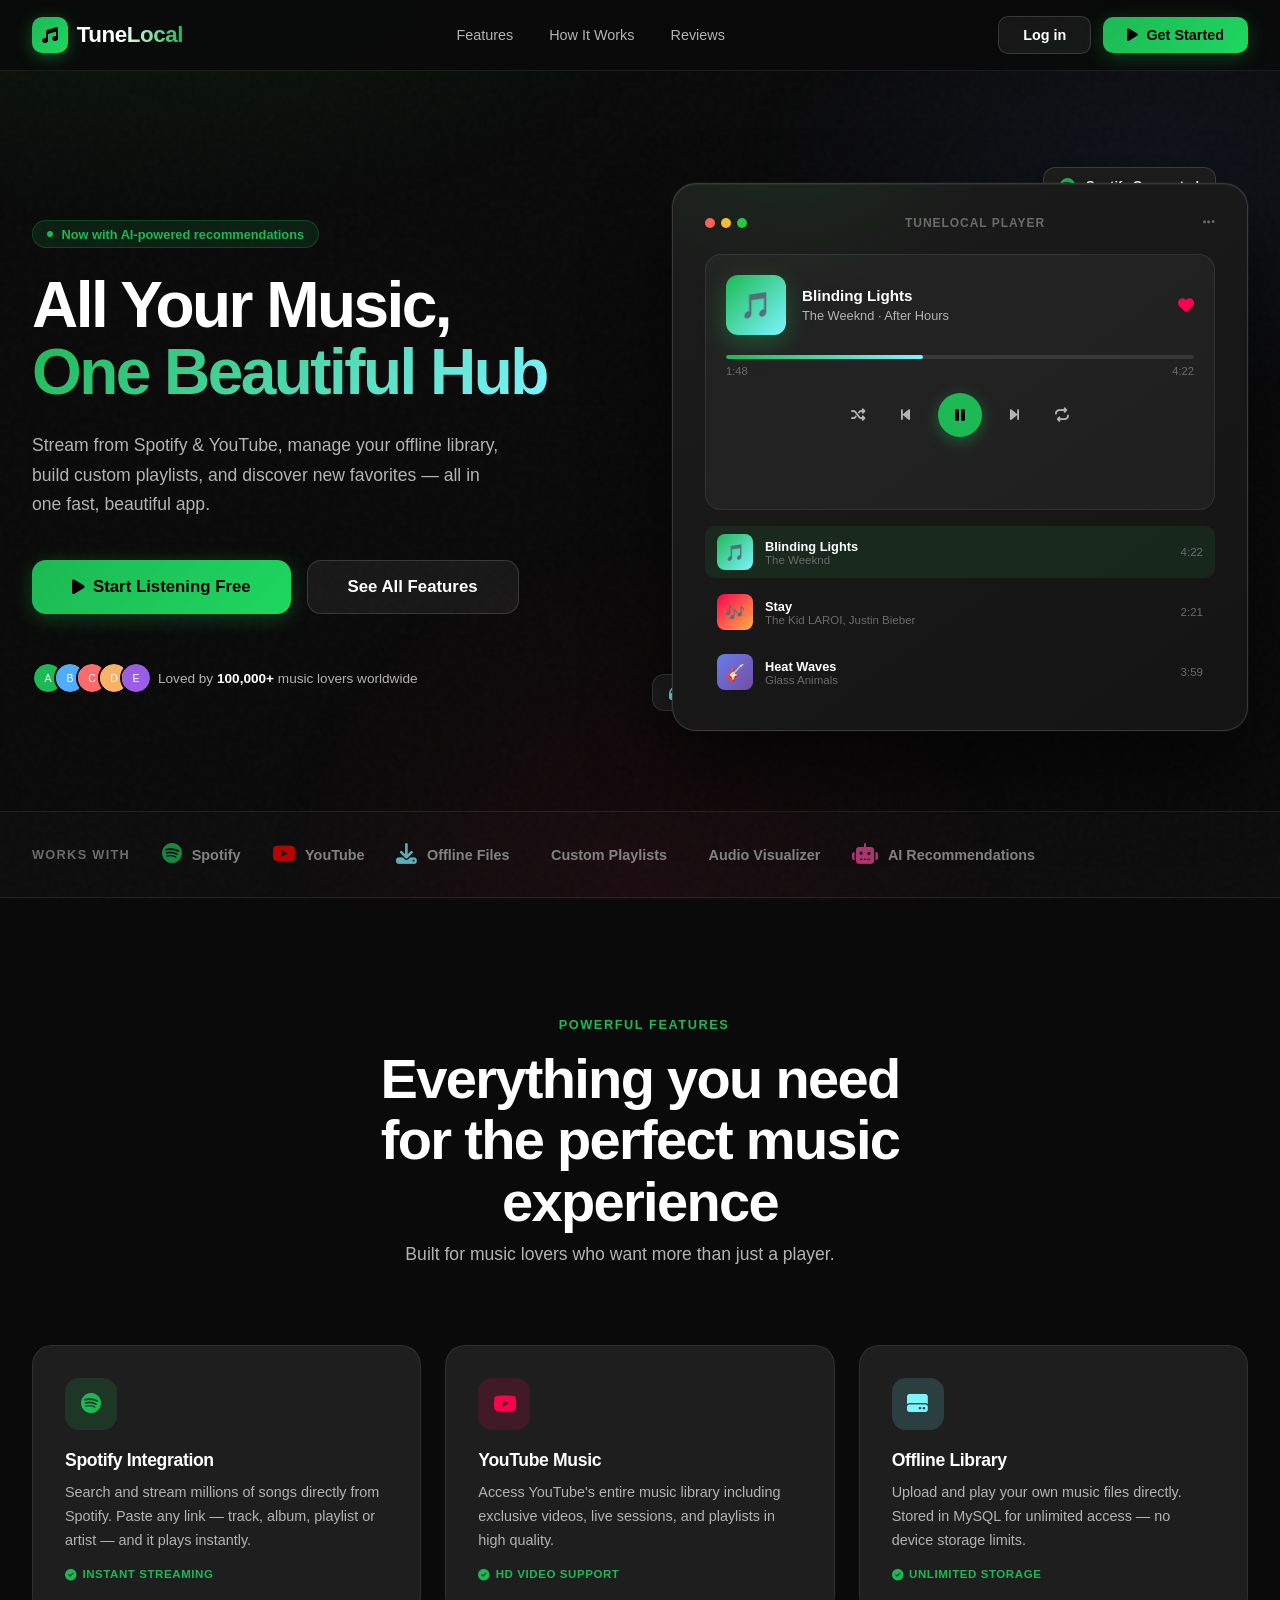
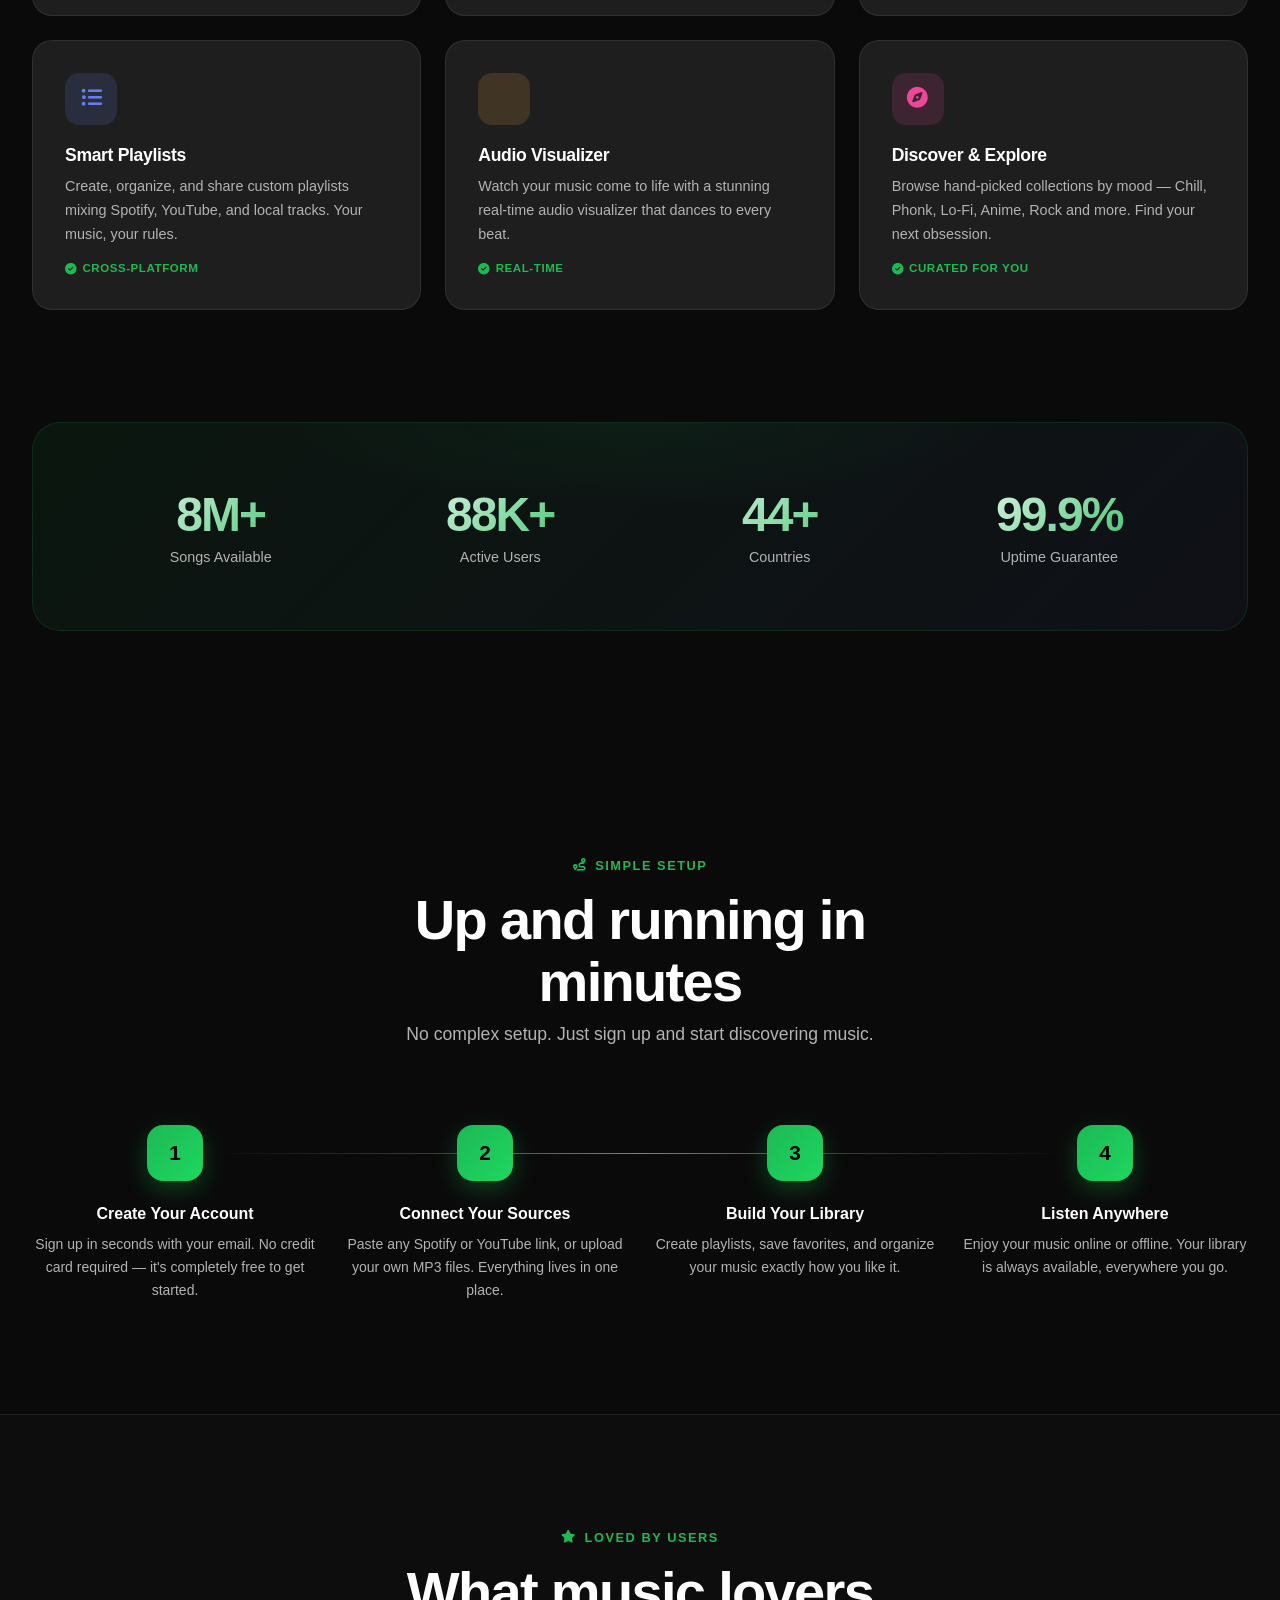
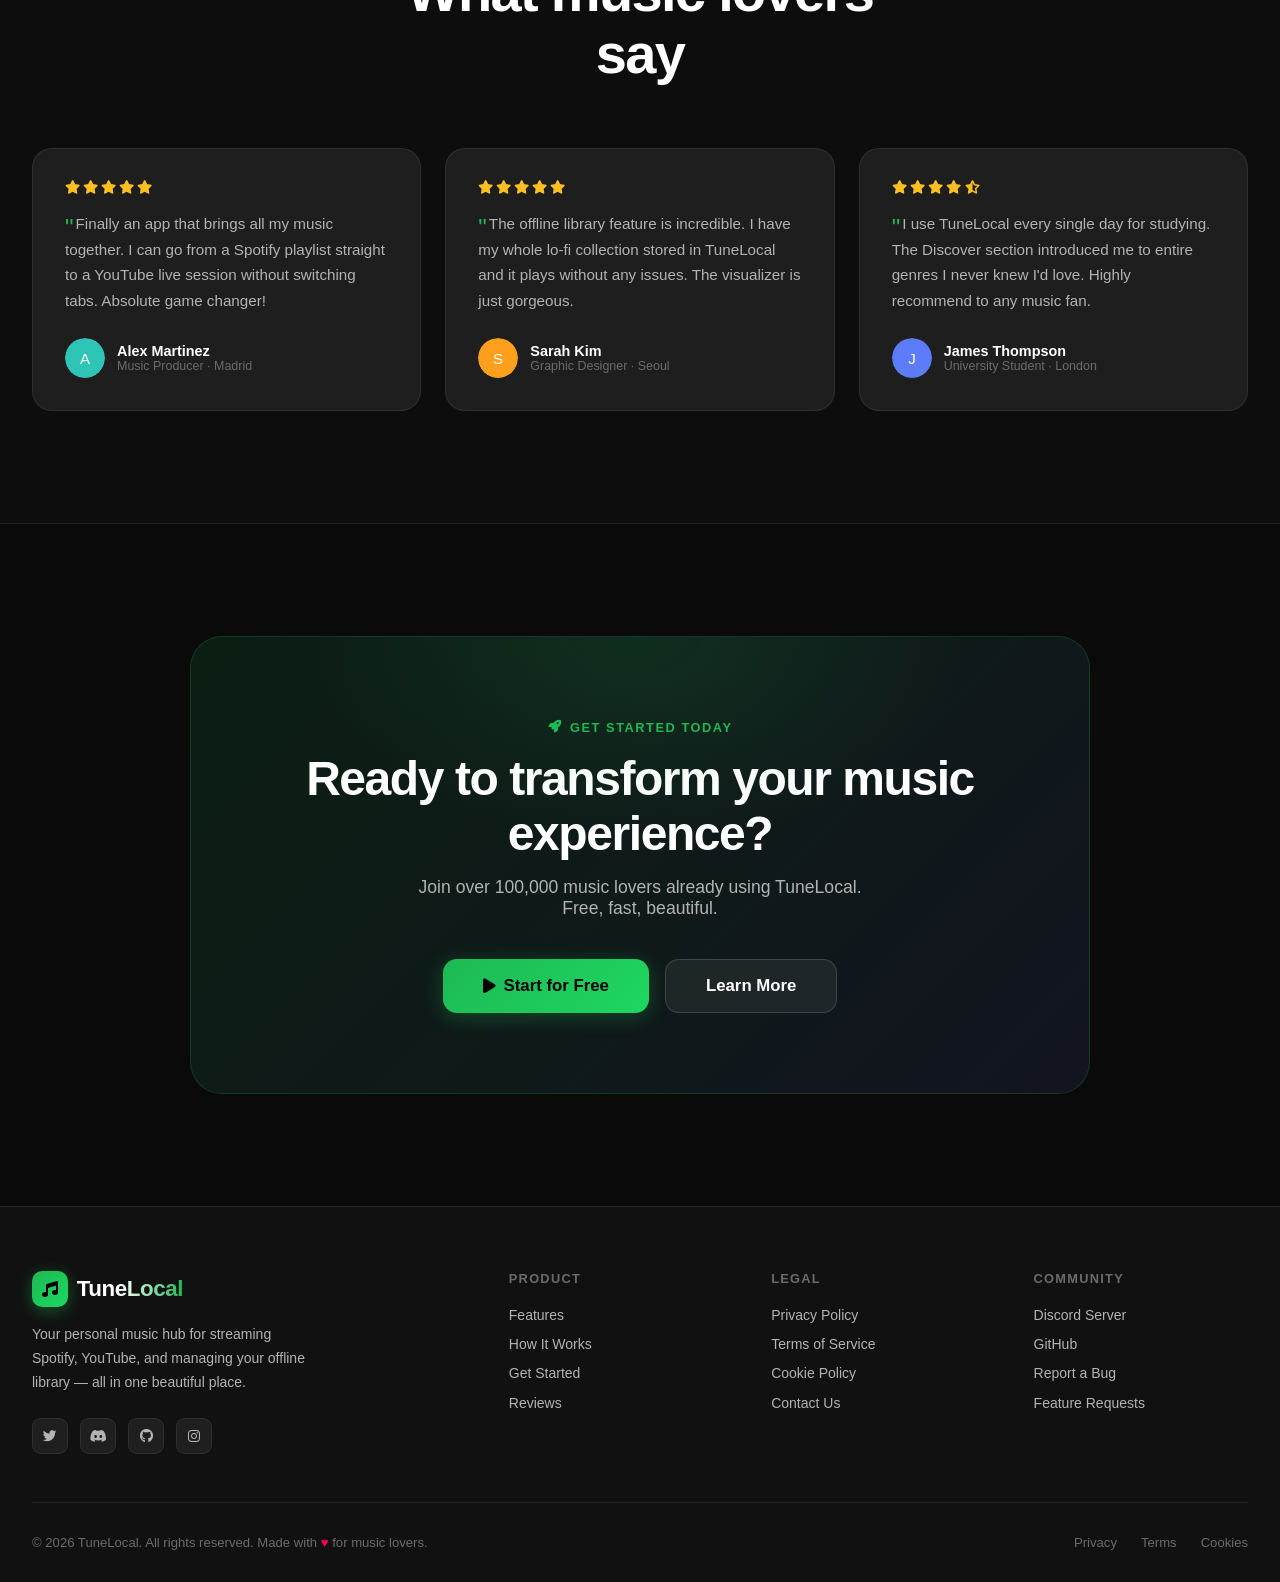
<file: pages/landing.html>
<!DOCTYPE html>
<html lang="en">
<head>
    <meta charset="UTF-8">
    <meta name="viewport" content="width=device-width, initial-scale=1.0">
    <title>TuneLocal - Your Personal Music Hub</title>
    <meta name="description" content="Stream Spotify and YouTube, manage offline music, save playlists, and enjoy a beautiful, fast, personal music hub. All in one place.">
    <meta name="theme-color" content="#1db954">
    <meta property="og:title" content="TuneLocal - Your Personal Music Hub">
    <meta property="og:description" content="Stream from Spotify and YouTube, manage offline music, and discover new music.">
    <meta property="og:type" content="website">
    <meta property="og:image" content="https://dummyimage.com/1200x630/1db954/ffffff&text=TuneLocal">
    <meta name="twitter:card" content="summary_large_image">
    <link rel="stylesheet" href="../assets/vendor/fontawesome/css/all.min.css">
    <link rel="icon" href="data:image/svg+xml,%3Csvg xmlns='http://www.w3.org/2000/svg' viewBox='0 0 100 100'%3E%3Crect width='100' height='100' rx='20' fill='%231db954'/%3E%3Ctext x='50' y='68' text-anchor='middle' font-size='64' font-family='Segoe UI Emoji'%3E%F0%9F%8E%B5%3C/text%3E%3C/svg%3E">
    <style>
        /* ===== RESET & BASE ===== */
        *, *::before, *::after { margin: 0; padding: 0; box-sizing: border-box; }

        :root {
            --primary: #1db954;
            --primary-light: #1ed760;
            --primary-glow: rgba(29,185,84,0.35);
            --secondary: #ff0050;
            --accent-blue: #7cf5ff;
            --accent-purple: #667eea;
            --accent-warm: #ffb347;
            --bg: #0a0a0a;
            --bg-1: #111111;
            --bg-2: #1a1a1a;
            --bg-card: #1e1e1e;
            --bg-card-2: #242424;
            --text: #ffffff;
            --text-2: #b3b3b3;
            --text-3: #6b6b6b;
            --border: rgba(255,255,255,0.08);
            --border-2: rgba(255,255,255,0.14);
            --ease: cubic-bezier(0.4,0,0.2,1);
            --shadow-glow: 0 0 40px rgba(29,185,84,0.18);
        }

        html { scroll-behavior: smooth; }

        body {
            font-family: 'Poppins', -apple-system, sans-serif;
            background: var(--bg);
            color: var(--text);
            overflow-x: hidden;
        }

        ::selection { background: var(--primary-glow); color: #fff; }

        /* ===== ANIMATED BACKGROUND ===== */
        .bg-layer {
            position: fixed;
            inset: 0;
            z-index: -1;
            background:
                radial-gradient(ellipse 80% 60% at 10% -10%, rgba(29,185,84,0.10) 0%, transparent 60%),
                radial-gradient(ellipse 60% 50% at 90% 20%, rgba(102,126,234,0.08) 0%, transparent 55%),
                radial-gradient(ellipse 50% 70% at 50% 100%, rgba(255,0,80,0.06) 0%, transparent 60%);
        }

        .noise-layer {
            position: fixed;
            inset: 0;
            z-index: -1;
            opacity: 0.025;
            background-image: url("data:image/svg+xml,%3Csvg xmlns='http://www.w3.org/2000/svg' viewBox='0 0 200 200'%3E%3Cfilter id='n'%3E%3CfeTurbulence type='fractalNoise' baseFrequency='0.75' numOctaves='4' stitchTiles='stitch'/%3E%3C/filter%3E%3Crect width='100%25' height='100%25' filter='url(%23n)'/%3E%3C/svg%3E");
        }

        /* ===== NAVBAR ===== */
        header {
            position: sticky;
            top: 0;
            z-index: 900;
            padding: 0 2rem;
            background: rgba(10,10,10,0.85);
            backdrop-filter: blur(20px);
            -webkit-backdrop-filter: blur(20px);
            border-bottom: 1px solid var(--border);
        }

        .nav-inner {
            max-width: 1280px;
            margin: 0 auto;
            height: 70px;
            display: flex;
            align-items: center;
            justify-content: space-between;
            gap: 2rem;
        }

        .logo {
            display: flex;
            align-items: center;
            gap: 0.55rem;
            text-decoration: none;
            color: var(--text);
            font-weight: 800;
            font-size: 1.4rem;
            letter-spacing: -0.02em;
            flex-shrink: 0;
        }

        .logo-icon {
            width: 36px;
            height: 36px;
            background: linear-gradient(135deg, var(--primary), var(--primary-light));
            border-radius: 10px;
            display: flex;
            align-items: center;
            justify-content: center;
            font-size: 1rem;
            color: #000;
            box-shadow: 0 4px 16px rgba(29,185,84,0.4);
            flex-shrink: 0;
        }

        .logo-text { 
            background: linear-gradient(90deg, #fff 40%, var(--primary));
            -webkit-background-clip: text;
            -webkit-text-fill-color: transparent;
            background-clip: text;
        }

        nav.nav-links {
            display: flex;
            gap: 0.25rem;
            align-items: center;
        }

        nav.nav-links a {
            color: var(--text-2);
            text-decoration: none;
            font-weight: 500;
            font-size: 0.9rem;
            padding: 0.5rem 1rem;
            border-radius: 8px;
            transition: color 0.2s var(--ease), background 0.2s var(--ease);
        }

        nav.nav-links a:hover {
            color: var(--text);
            background: rgba(255,255,255,0.06);
        }

        .nav-cta {
            display: flex;
            gap: 0.75rem;
            align-items: center;
            flex-shrink: 0;
        }

        /* Hamburger */
        .hamburger {
            display: none;
            flex-direction: column;
            gap: 5px;
            cursor: pointer;
            padding: 8px;
            border-radius: 8px;
            transition: background 0.2s;
        }
        .hamburger:hover { background: rgba(255,255,255,0.06); }
        .hamburger span {
            display: block;
            width: 22px;
            height: 2px;
            background: var(--text-2);
            border-radius: 2px;
            transition: all 0.3s var(--ease);
        }
        .hamburger.open span:nth-child(1) { transform: translateY(7px) rotate(45deg); }
        .hamburger.open span:nth-child(2) { opacity: 0; }
        .hamburger.open span:nth-child(3) { transform: translateY(-7px) rotate(-45deg); }

        .mobile-menu {
            display: none;
            flex-direction: column;
            background: rgba(15,15,15,0.98);
            backdrop-filter: blur(20px);
            border-bottom: 1px solid var(--border);
            padding: 1rem 2rem 1.5rem;
            gap: 0.25rem;
        }

        .mobile-menu.open { display: flex; }
        .mobile-menu a {
            color: var(--text-2);
            text-decoration: none;
            font-weight: 500;
            padding: 0.75rem 1rem;
            border-radius: 10px;
            transition: all 0.2s;
        }
        .mobile-menu a:hover { color: var(--text); background: rgba(255,255,255,0.05); }
        .mobile-menu .btn { justify-content: center; }

        /* ===== BUTTONS ===== */
        .btn {
            display: inline-flex;
            align-items: center;
            justify-content: center;
            gap: 0.5rem;
            padding: 0.65rem 1.5rem;
            border-radius: 10px;
            font-family: 'Poppins', sans-serif;
            font-size: 0.9rem;
            font-weight: 600;
            cursor: pointer;
            border: none;
            text-decoration: none;
            transition: all 0.25s var(--ease);
            position: relative;
            overflow: hidden;
            white-space: nowrap;
        }

        .btn-primary {
            background: linear-gradient(135deg, var(--primary) 0%, var(--primary-light) 100%);
            color: #000;
            box-shadow: 0 4px 20px rgba(29,185,84,0.3);
        }

        .btn-primary:hover {
            transform: translateY(-2px);
            box-shadow: 0 8px 32px rgba(29,185,84,0.45);
        }

        .btn-secondary {
            background: rgba(255,255,255,0.06);
            color: var(--text);
            border: 1px solid var(--border-2);
        }

        .btn-secondary:hover {
            background: rgba(255,255,255,0.1);
            border-color: rgba(255,255,255,0.25);
        }

        .btn-lg {
            padding: 0.9rem 2rem;
            font-size: 1rem;
            border-radius: 12px;
        }

        .btn-xl {
            padding: 1rem 2.5rem;
            font-size: 1.05rem;
            border-radius: 14px;
        }

        /* ===== SECTION UTILITIES ===== */
        .section-wrap {
            max-width: 1280px;
            margin: 0 auto;
            padding: 0 2rem;
        }

        .eyebrow {
            display: inline-flex;
            align-items: center;
            gap: 0.5rem;
            font-size: 0.8rem;
            font-weight: 600;
            letter-spacing: 0.12em;
            text-transform: uppercase;
            color: var(--primary);
            margin-bottom: 1rem;
        }

        .section-title {
            font-size: clamp(2rem, 5vw, 3.5rem);
            font-weight: 800;
            letter-spacing: -0.03em;
            line-height: 1.1;
        }

        .section-sub {
            font-size: 1.1rem;
            color: var(--text-2);
            margin-top: 0.75rem;
            max-width: 560px;
        }

        /* ===== HERO ===== */
        .hero {
            padding: 7rem 2rem 5rem;
            max-width: 1280px;
            margin: 0 auto;
            display: grid;
            grid-template-columns: 1fr 1fr;
            align-items: center;
            gap: 4rem;
        }

        .hero-badge {
            display: inline-flex;
            align-items: center;
            gap: 0.5rem;
            padding: 0.35rem 0.9rem;
            background: rgba(29,185,84,0.12);
            border: 1px solid rgba(29,185,84,0.25);
            border-radius: 999px;
            font-size: 0.8rem;
            font-weight: 600;
            color: var(--primary);
            margin-bottom: 1.5rem;
        }

        .hero-badge .dot {
            width: 6px;
            height: 6px;
            background: var(--primary);
            border-radius: 50%;
            animation: blink 1.5s ease-in-out infinite;
        }

        @keyframes blink {
            0%,100% { opacity: 1; }
            50% { opacity: 0.3; }
        }

        .hero h1 {
            font-size: clamp(2.5rem, 5vw, 4.2rem);
            font-weight: 900;
            letter-spacing: -0.04em;
            line-height: 1.05;
            margin-bottom: 1.5rem;
        }

        .hero h1 .highlight {
            background: linear-gradient(135deg, var(--primary) 0%, var(--accent-blue) 100%);
            -webkit-background-clip: text;
            -webkit-text-fill-color: transparent;
            background-clip: text;
        }

        .hero-desc {
            font-size: 1.1rem;
            color: var(--text-2);
            line-height: 1.7;
            margin-bottom: 2.5rem;
            max-width: 480px;
        }

        .hero-actions {
            display: flex;
            gap: 1rem;
            flex-wrap: wrap;
            margin-bottom: 3rem;
        }

        .hero-social-proof {
            display: flex;
            align-items: center;
            gap: 1rem;
        }

        .avatar-stack {
            display: flex;
        }

        .avatar-stack img {
            width: 32px;
            height: 32px;
            border-radius: 50%;
            border: 2px solid var(--bg);
            margin-right: -10px;
            object-fit: cover;
        }

        .social-proof-text {
            font-size: 0.85rem;
            color: var(--text-2);
        }

        .social-proof-text strong { color: var(--text); }

        /* Player Mockup */
        .hero-visual {
            position: relative;
        }

        .player-mockup {
            background: linear-gradient(145deg, #1c1c1c, #141414);
            border: 1px solid var(--border-2);
            border-radius: 24px;
            padding: 2rem;
            box-shadow:
                0 40px 80px rgba(0,0,0,0.6),
                0 0 0 1px rgba(255,255,255,0.04),
                inset 0 1px 0 rgba(255,255,255,0.06);
            position: relative;
            overflow: hidden;
        }

        .player-mockup::before {
            content: '';
            position: absolute;
            top: -60%;
            left: -20%;
            width: 80%;
            height: 80%;
            background: radial-gradient(circle, rgba(29,185,84,0.12), transparent 70%);
            pointer-events: none;
        }

        .pm-header {
            display: flex;
            align-items: center;
            justify-content: space-between;
            margin-bottom: 1.5rem;
        }

        .pm-dots {
            display: flex;
            gap: 6px;
        }

        .pm-dots span {
            width: 10px;
            height: 10px;
            border-radius: 50%;
        }

        .pm-dots span:nth-child(1) { background: #ff5f57; }
        .pm-dots span:nth-child(2) { background: #ffbd2e; }
        .pm-dots span:nth-child(3) { background: #28ca41; }

        .pm-label {
            font-size: 0.75rem;
            color: var(--text-3);
            font-weight: 600;
            letter-spacing: 0.08em;
            text-transform: uppercase;
        }

        /* Now playing card */
        .pm-now-playing {
            background: rgba(255,255,255,0.04);
            border: 1px solid var(--border);
            border-radius: 16px;
            padding: 1.25rem;
            margin-bottom: 1rem;
        }

        .pm-np-top {
            display: flex;
            align-items: center;
            gap: 1rem;
            margin-bottom: 1.25rem;
        }

        .pm-album {
            width: 60px;
            height: 60px;
            border-radius: 12px;
            background: linear-gradient(135deg, var(--primary) 0%, var(--accent-blue) 100%);
            display: flex;
            align-items: center;
            justify-content: center;
            font-size: 1.6rem;
            flex-shrink: 0;
            box-shadow: 0 8px 24px rgba(29,185,84,0.35);
            animation: rotate-album 20s linear infinite;
        }

        @keyframes rotate-album {
            0% { box-shadow: 0 8px 24px rgba(29,185,84,0.35); }
            50% { box-shadow: 0 8px 32px rgba(124,245,255,0.4); }
            100% { box-shadow: 0 8px 24px rgba(29,185,84,0.35); }
        }

        .pm-np-info { flex: 1; min-width: 0; }

        .pm-np-title {
            font-size: 0.95rem;
            font-weight: 700;
            white-space: nowrap;
            overflow: hidden;
            text-overflow: ellipsis;
        }

        .pm-np-artist {
            font-size: 0.8rem;
            color: var(--text-2);
            margin-top: 0.2rem;
        }

        .pm-heart {
            color: var(--secondary);
            font-size: 1rem;
            flex-shrink: 0;
        }

        /* Progress bar */
        .pm-progress {
            margin-bottom: 1rem;
        }

        .pm-progress-bar {
            height: 4px;
            background: rgba(255,255,255,0.1);
            border-radius: 999px;
            overflow: hidden;
            margin-bottom: 0.4rem;
        }

        .pm-progress-fill {
            height: 100%;
            width: 42%;
            background: linear-gradient(90deg, var(--primary), var(--accent-blue));
            border-radius: 999px;
            position: relative;
            animation: progress-anim 8s linear infinite;
        }

        @keyframes progress-anim {
            0% { width: 5%; }
            100% { width: 95%; }
        }

        .pm-time {
            display: flex;
            justify-content: space-between;
            font-size: 0.7rem;
            color: var(--text-3);
        }

        /* Controls */
        .pm-controls {
            display: flex;
            align-items: center;
            justify-content: center;
            gap: 1.25rem;
        }

        .pm-btn {
            background: none;
            border: none;
            color: var(--text-2);
            cursor: pointer;
            font-size: 0.9rem;
            padding: 0.5rem;
            border-radius: 8px;
            transition: color 0.2s, background 0.2s;
            display: flex;
            align-items: center;
        }

        .pm-btn:hover { color: var(--text); background: rgba(255,255,255,0.06); }

        .pm-play {
            width: 44px;
            height: 44px;
            background: var(--primary);
            color: #000;
            border-radius: 50%;
            border: none;
            cursor: pointer;
            display: flex;
            align-items: center;
            justify-content: center;
            font-size: 1rem;
            box-shadow: 0 4px 16px rgba(29,185,84,0.4);
            transition: transform 0.2s, box-shadow 0.2s;
            flex-shrink: 0;
        }

        .pm-play:hover {
            transform: scale(1.08);
            box-shadow: 0 6px 24px rgba(29,185,84,0.55);
        }

        /* Visualizer bars */
        .pm-visualizer {
            display: flex;
            align-items: flex-end;
            gap: 3px;
            height: 32px;
            margin-top: 1.25rem;
            padding: 0 0.25rem;
        }

        .vis-bar {
            flex: 1;
            background: linear-gradient(to top, var(--primary), var(--accent-blue));
            border-radius: 3px 3px 0 0;
            opacity: 0.7;
            animation: vis 1.2s ease-in-out infinite;
        }

        .vis-bar:nth-child(1)  { animation-delay: 0.00s; }
        .vis-bar:nth-child(2)  { animation-delay: 0.08s; }
        .vis-bar:nth-child(3)  { animation-delay: 0.16s; }
        .vis-bar:nth-child(4)  { animation-delay: 0.24s; }
        .vis-bar:nth-child(5)  { animation-delay: 0.32s; }
        .vis-bar:nth-child(6)  { animation-delay: 0.40s; }
        .vis-bar:nth-child(7)  { animation-delay: 0.48s; }
        .vis-bar:nth-child(8)  { animation-delay: 0.56s; }
        .vis-bar:nth-child(9)  { animation-delay: 0.64s; }
        .vis-bar:nth-child(10) { animation-delay: 0.72s; }
        .vis-bar:nth-child(11) { animation-delay: 0.80s; }
        .vis-bar:nth-child(12) { animation-delay: 0.88s; }
        .vis-bar:nth-child(13) { animation-delay: 0.96s; }
        .vis-bar:nth-child(14) { animation-delay: 1.04s; }
        .vis-bar:nth-child(15) { animation-delay: 1.12s; }
        .vis-bar:nth-child(16) { animation-delay: 1.20s; }

        @keyframes vis {
            0%, 100% { height: 20%; }
            50%       { height: 100%; }
        }

        /* Mini queue list */
        .pm-queue {
            margin-top: 1rem;
            display: flex;
            flex-direction: column;
            gap: 0.5rem;
        }

        .pm-queue-item {
            display: flex;
            align-items: center;
            gap: 0.75rem;
            padding: 0.5rem 0.75rem;
            border-radius: 10px;
            transition: background 0.2s;
        }

        .pm-queue-item:hover { background: rgba(255,255,255,0.04); }

        .pm-queue-item.active { background: rgba(29,185,84,0.1); }

        .pm-q-art {
            width: 36px;
            height: 36px;
            border-radius: 8px;
            display: flex;
            align-items: center;
            justify-content: center;
            font-size: 1rem;
            flex-shrink: 0;
        }

        .pm-q-info { flex: 1; min-width: 0; }

        .pm-q-title {
            font-size: 0.8rem;
            font-weight: 600;
            white-space: nowrap;
            overflow: hidden;
            text-overflow: ellipsis;
        }

        .pm-q-artist { font-size: 0.72rem; color: var(--text-3); }

        .pm-q-dur { font-size: 0.72rem; color: var(--text-3); flex-shrink: 0; }

        /* Floating badges on hero visual */
        .hero-badge-float {
            position: absolute;
            background: var(--bg-card);
            border: 1px solid var(--border-2);
            border-radius: 12px;
            padding: 0.6rem 1rem;
            display: flex;
            align-items: center;
            gap: 0.6rem;
            font-size: 0.8rem;
            font-weight: 600;
            box-shadow: 0 8px 32px rgba(0,0,0,0.4);
            white-space: nowrap;
        }

        .badge-float-1 {
            top: -16px;
            right: 32px;
            animation: float-1 4s ease-in-out infinite;
        }

        .badge-float-2 {
            bottom: 20px;
            left: -20px;
            animation: float-2 4.5s ease-in-out infinite;
        }

        @keyframes float-1 {
            0%,100% { transform: translateY(0); }
            50%      { transform: translateY(-8px); }
        }

        @keyframes float-2 {
            0%,100% { transform: translateY(0); }
            50%      { transform: translateY(6px); }
        }

        /* ===== PLATFORMS STRIP ===== */
        .platforms {
            border-top: 1px solid var(--border);
            border-bottom: 1px solid var(--border);
            padding: 2rem;
            background: rgba(255,255,255,0.015);
        }

        .platforms-inner {
            max-width: 1280px;
            margin: 0 auto;
            display: flex;
            align-items: center;
            gap: 2rem;
            flex-wrap: wrap;
        }

        .platforms-label {
            font-size: 0.8rem;
            font-weight: 600;
            color: var(--text-3);
            text-transform: uppercase;
            letter-spacing: 0.1em;
            white-space: nowrap;
            flex-shrink: 0;
        }

        .platforms-list {
            display: flex;
            align-items: center;
            gap: 2rem;
            flex-wrap: wrap;
        }

        .platform-item {
            display: flex;
            align-items: center;
            gap: 0.6rem;
            font-size: 0.9rem;
            font-weight: 600;
            color: var(--text-2);
            opacity: 0.7;
            transition: opacity 0.2s;
        }

        .platform-item:hover { opacity: 1; }

        .platform-item i { font-size: 1.3rem; }

        .pi-spotify  { color: #1db954; }
        .pi-youtube  { color: #ff0000; }
        .pi-offline  { color: var(--accent-blue); }
        .pi-playlist { color: var(--accent-purple); }

        /* ===== FEATURES ===== */
        .features-section {
            padding: 7rem 2rem;
        }

        .features-header {
            text-align: center;
            max-width: 600px;
            margin: 0 auto 5rem;
        }

        .features-grid {
            max-width: 1280px;
            margin: 0 auto;
            display: grid;
            grid-template-columns: repeat(3, 1fr);
            gap: 1.5rem;
        }

        .feature-card {
            background: var(--bg-card);
            border: 1px solid var(--border);
            border-radius: 20px;
            padding: 2rem;
            transition: transform 0.3s var(--ease), border-color 0.3s, box-shadow 0.3s;
            position: relative;
            overflow: hidden;
        }

        .feature-card::after {
            content: '';
            position: absolute;
            inset: 0;
            border-radius: 20px;
            opacity: 0;
            transition: opacity 0.3s;
            background: radial-gradient(ellipse at top left, rgba(29,185,84,0.07), transparent 60%);
        }

        .feature-card:hover {
            transform: translateY(-6px);
            border-color: rgba(29,185,84,0.3);
            box-shadow: 0 20px 48px rgba(0,0,0,0.4), var(--shadow-glow);
        }

        .feature-card:hover::after { opacity: 1; }

        .feature-icon-wrap {
            width: 52px;
            height: 52px;
            border-radius: 14px;
            display: flex;
            align-items: center;
            justify-content: center;
            font-size: 1.3rem;
            margin-bottom: 1.25rem;
            flex-shrink: 0;
        }

        .fi-green    { background: rgba(29,185,84,0.15); color: var(--primary); }
        .fi-red      { background: rgba(255,0,80,0.15);  color: var(--secondary); }
        .fi-blue     { background: rgba(124,245,255,0.15); color: var(--accent-blue); }
        .fi-purple   { background: rgba(102,126,234,0.15); color: var(--accent-purple); }
        .fi-warm     { background: rgba(255,179,71,0.15); color: var(--accent-warm); }
        .fi-rose     { background: rgba(236,72,153,0.15); color: #ec4899; }

        .feature-card h3 {
            font-size: 1.1rem;
            font-weight: 700;
            margin-bottom: 0.6rem;
            letter-spacing: -0.02em;
        }

        .feature-card p {
            font-size: 0.9rem;
            color: var(--text-2);
            line-height: 1.65;
        }

        .feature-tag {
            display: inline-flex;
            align-items: center;
            gap: 0.3rem;
            margin-top: 1rem;
            font-size: 0.72rem;
            font-weight: 600;
            color: var(--primary);
            letter-spacing: 0.05em;
            text-transform: uppercase;
        }

        /* ===== STATS ===== */
        .stats-section {
            padding: 0 2rem 7rem;
        }

        .stats-wrap {
            max-width: 1280px;
            margin: 0 auto;
            background: linear-gradient(135deg, rgba(29,185,84,0.07) 0%, rgba(102,126,234,0.06) 100%);
            border: 1px solid rgba(29,185,84,0.15);
            border-radius: 28px;
            padding: 4rem;
            display: grid;
            grid-template-columns: repeat(4, 1fr);
            gap: 2rem;
            text-align: center;
            position: relative;
            overflow: hidden;
        }

        .stats-wrap::before {
            content: '';
            position: absolute;
            top: -40%;
            left: 50%;
            transform: translateX(-50%);
            width: 60%;
            height: 80%;
            background: radial-gradient(ellipse, rgba(29,185,84,0.07), transparent 70%);
            pointer-events: none;
        }

        .stat-item { position: relative; z-index: 1; }

        .stat-num {
            font-size: clamp(2rem, 4vw, 3rem);
            font-weight: 900;
            letter-spacing: -0.04em;
            background: linear-gradient(135deg, var(--text) 0%, var(--primary) 100%);
            -webkit-background-clip: text;
            -webkit-text-fill-color: transparent;
            background-clip: text;
            display: block;
            margin-bottom: 0.4rem;
        }

        .stat-label { font-size: 0.9rem; color: var(--text-2); font-weight: 500; }

        /* ===== HOW IT WORKS ===== */
        .how-section {
            padding: 7rem 2rem;
        }

        .how-header {
            text-align: center;
            max-width: 560px;
            margin: 0 auto 5rem;
        }

        .how-grid {
            max-width: 1280px;
            margin: 0 auto;
            display: grid;
            grid-template-columns: repeat(4, 1fr);
            gap: 1.5rem;
            position: relative;
        }

        .how-grid::before {
            content: '';
            position: absolute;
            top: 28px;
            left: calc(12.5% + 28px);
            right: calc(12.5% + 28px);
            height: 1px;
            background: linear-gradient(90deg, transparent, rgba(29,185,84,0.4), var(--primary), rgba(29,185,84,0.4), transparent);
        }

        .how-step {
            text-align: center;
            position: relative;
            z-index: 1;
        }

        .how-num {
            width: 56px;
            height: 56px;
            background: linear-gradient(135deg, var(--primary), var(--primary-light));
            border-radius: 16px;
            display: flex;
            align-items: center;
            justify-content: center;
            font-size: 1.3rem;
            font-weight: 800;
            color: #000;
            margin: 0 auto 1.5rem;
            box-shadow: 0 8px 24px rgba(29,185,84,0.3);
            transition: transform 0.3s, box-shadow 0.3s;
        }

        .how-step:hover .how-num {
            transform: translateY(-4px) scale(1.05);
            box-shadow: 0 16px 40px rgba(29,185,84,0.4);
        }

        .how-step h3 {
            font-size: 1rem;
            font-weight: 700;
            margin-bottom: 0.6rem;
        }

        .how-step p {
            font-size: 0.875rem;
            color: var(--text-2);
            line-height: 1.65;
        }

        /* ===== TESTIMONIALS ===== */
        .testimonials-section {
            padding: 7rem 2rem;
            background: rgba(255,255,255,0.015);
            border-top: 1px solid var(--border);
            border-bottom: 1px solid var(--border);
        }

        .testimonials-header {
            text-align: center;
            max-width: 560px;
            margin: 0 auto 4rem;
        }

        .testimonials-grid {
            max-width: 1280px;
            margin: 0 auto;
            display: grid;
            grid-template-columns: repeat(3, 1fr);
            gap: 1.5rem;
        }

        .testimonial-card {
            background: var(--bg-card);
            border: 1px solid var(--border);
            border-radius: 20px;
            padding: 2rem;
            transition: transform 0.3s, border-color 0.3s, box-shadow 0.3s;
        }

        .testimonial-card:hover {
            transform: translateY(-5px);
            border-color: var(--border-2);
            box-shadow: 0 20px 48px rgba(0,0,0,0.35);
        }

        .t-stars {
            display: flex;
            gap: 3px;
            margin-bottom: 1rem;
        }

        .t-stars i { color: #fbbf24; font-size: 0.85rem; }

        .t-quote {
            font-size: 0.95rem;
            color: var(--text-2);
            line-height: 1.7;
            margin-bottom: 1.5rem;
        }

        .t-quote::before { content: '"'; color: var(--primary); font-size: 1.5rem; line-height: 0; vertical-align: -0.3em; margin-right: 2px; }

        .t-author {
            display: flex;
            align-items: center;
            gap: 0.75rem;
        }

        .t-avatar {
            width: 40px;
            height: 40px;
            border-radius: 50%;
            object-fit: cover;
            flex-shrink: 0;
        }

        .t-name { font-size: 0.9rem; font-weight: 700; }
        .t-role { font-size: 0.78rem; color: var(--text-3); }

        /* ===== CTA ===== */
        .cta-section {
            padding: 7rem 2rem;
        }

        .cta-card {
            max-width: 900px;
            margin: 0 auto;
            text-align: center;
            background: linear-gradient(135deg, rgba(29,185,84,0.12) 0%, rgba(102,126,234,0.1) 100%);
            border: 1px solid rgba(29,185,84,0.2);
            border-radius: 32px;
            padding: 5rem 3rem;
            position: relative;
            overflow: hidden;
        }

        .cta-card::before {
            content: '';
            position: absolute;
            top: -50%;
            left: 50%;
            transform: translateX(-50%);
            width: 80%;
            height: 100%;
            background: radial-gradient(ellipse, rgba(29,185,84,0.12), transparent 65%);
            pointer-events: none;
        }

        .cta-card h2 {
            font-size: clamp(1.8rem, 4vw, 3rem);
            font-weight: 900;
            letter-spacing: -0.03em;
            margin-bottom: 1rem;
        }

        .cta-card p {
            font-size: 1.1rem;
            color: var(--text-2);
            margin-bottom: 2.5rem;
            max-width: 480px;
            margin-left: auto;
            margin-right: auto;
        }

        .cta-actions { display: flex; gap: 1rem; justify-content: center; flex-wrap: wrap; }

        /* ===== FOOTER ===== */
        footer {
            background: var(--bg-1);
            border-top: 1px solid var(--border);
            padding: 4rem 2rem 2rem;
        }

        .footer-inner {
            max-width: 1280px;
            margin: 0 auto;
        }

        .footer-top {
            display: grid;
            grid-template-columns: 2fr 1fr 1fr 1fr;
            gap: 3rem;
            margin-bottom: 3rem;
        }

        .footer-brand p {
            font-size: 0.875rem;
            color: var(--text-2);
            line-height: 1.7;
            margin: 1rem 0 1.5rem;
            max-width: 280px;
        }

        .footer-socials {
            display: flex;
            gap: 0.75rem;
        }

        .social-btn {
            width: 36px;
            height: 36px;
            background: rgba(255,255,255,0.06);
            border: 1px solid var(--border);
            border-radius: 9px;
            display: flex;
            align-items: center;
            justify-content: center;
            color: var(--text-2);
            font-size: 0.85rem;
            text-decoration: none;
            transition: all 0.2s;
        }

        .social-btn:hover {
            background: var(--primary);
            color: #000;
            border-color: var(--primary);
        }

        .footer-col h5 {
            font-size: 0.8rem;
            font-weight: 700;
            text-transform: uppercase;
            letter-spacing: 0.1em;
            color: var(--text-3);
            margin-bottom: 1.25rem;
        }

        .footer-col ul { list-style: none; display: flex; flex-direction: column; gap: 0.7rem; }

        .footer-col a {
            color: var(--text-2);
            text-decoration: none;
            font-size: 0.875rem;
            transition: color 0.2s;
        }

        .footer-col a:hover { color: var(--text); }

        .footer-bottom {
            border-top: 1px solid var(--border);
            padding-top: 2rem;
            display: flex;
            align-items: center;
            justify-content: space-between;
            flex-wrap: wrap;
            gap: 1rem;
        }

        .footer-bottom p { font-size: 0.82rem; color: var(--text-3); }
        .footer-bottom .heart { color: var(--secondary); }

        .footer-bottom-links {
            display: flex;
            gap: 1.5rem;
        }

        .footer-bottom-links a {
            font-size: 0.82rem;
            color: var(--text-3);
            text-decoration: none;
            transition: color 0.2s;
        }

        .footer-bottom-links a:hover { color: var(--text); }

        /* ===== SCROLL REVEAL ===== */
        .reveal {
            opacity: 0;
            transform: translateY(28px);
            transition: opacity 0.65s var(--ease), transform 0.65s var(--ease);
        }

        .reveal.visible {
            opacity: 1;
            transform: translateY(0);
        }

        .reveal-delay-1 { transition-delay: 0.1s; }
        .reveal-delay-2 { transition-delay: 0.2s; }
        .reveal-delay-3 { transition-delay: 0.3s; }
        .reveal-delay-4 { transition-delay: 0.4s; }
        .reveal-delay-5 { transition-delay: 0.5s; }

        /* ===== RESPONSIVE ===== */
        @media (max-width: 1024px) {
            .features-grid { grid-template-columns: repeat(2, 1fr); }
            .stats-wrap    { grid-template-columns: repeat(2, 1fr); }
            .how-grid      { grid-template-columns: repeat(2, 1fr); }
            .how-grid::before { display: none; }
            .testimonials-grid { grid-template-columns: repeat(2, 1fr); }
            .footer-top { grid-template-columns: 1fr 1fr; }
        }

        @media (max-width: 768px) {
            .hero {
                grid-template-columns: 1fr;
                padding: 4rem 1.5rem 3rem;
                gap: 3rem;
                text-align: center;
            }

            .hero-desc { max-width: 100%; margin-left: auto; margin-right: auto; }
            .hero-actions { justify-content: center; }
            .hero-social-proof { justify-content: center; }
            .hero-badge-float { display: none; }
            .hero-visual { order: -1; }

            nav.nav-links { display: none; }
            .nav-cta      { display: none; }
            .hamburger    { display: flex; }

            .features-grid { grid-template-columns: 1fr; }
            .stats-wrap    { grid-template-columns: repeat(2, 1fr); padding: 2.5rem 1.5rem; }
            .how-grid      { grid-template-columns: 1fr; }
            .testimonials-grid { grid-template-columns: 1fr; }
            .footer-top    { grid-template-columns: 1fr; }
            .footer-bottom { flex-direction: column; align-items: flex-start; }
            .cta-card      { padding: 3rem 1.5rem; }
            .section-wrap  { padding: 0 1.5rem; }
        }

        @media (max-width: 480px) {
            .stats-wrap { grid-template-columns: 1fr; }
        }

        @media (prefers-reduced-motion: reduce) {
            *, *::before, *::after {
                animation-duration: 0.01ms !important;
                transition-duration: 0.01ms !important;
            }
        }
    </style>
</head>
<body>

<div class="bg-layer"></div>
<div class="noise-layer"></div>

<!-- ===== HEADER ===== -->
<header>
    <div class="nav-inner">
        <a href="./landing.html" class="logo">
            <div class="logo-icon"><i class="fas fa-music"></i></div>
            <span class="logo-text">TuneLocal</span>
        </a>

        <nav class="nav-links">
            <a href="#features">Features</a>
            <a href="#how-it-works">How It Works</a>
            <a href="#testimonials">Reviews</a>
        </nav>

        <div class="nav-cta">
            <a href="./login.html" class="btn btn-secondary">Log in</a>
            <a href="./login.html" class="btn btn-primary"><i class="fas fa-play"></i> Get Started</a>
        </div>

        <button class="hamburger" id="hamburger" aria-label="Toggle menu">
            <span></span><span></span><span></span>
        </button>
    </div>
</header>

<!-- Mobile Menu -->
<div class="mobile-menu" id="mobileMenu">
    <a href="#features" onclick="closeMobileMenu()">Features</a>
    <a href="#how-it-works" onclick="closeMobileMenu()">How It Works</a>
    <a href="#testimonials" onclick="closeMobileMenu()">Reviews</a>
    <a href="./login.html" class="btn btn-secondary" style="margin-top:0.5rem">Log in</a>
    <a href="./login.html" class="btn btn-primary"><i class="fas fa-play"></i> Get Started Free</a>
</div>

<!-- ===== HERO ===== -->
<section class="hero">
    <!-- Left: Copy -->
    <div class="hero-copy">
        <div class="hero-badge">
            <span class="dot"></span>
            Now with AI-powered recommendations
        </div>

        <h1>
            All Your Music,<br>
            <span class="highlight">One Beautiful Hub</span>
        </h1>

        <p class="hero-desc">
            Stream from Spotify &amp; YouTube, manage your offline library, build custom playlists, and discover new favorites — all in one fast, beautiful app.
        </p>

        <div class="hero-actions">
            <a href="./login.html" class="btn btn-primary btn-xl">
                <i class="fas fa-play"></i> Start Listening Free
            </a>
            <a href="#features" class="btn btn-secondary btn-xl">
                See All Features
            </a>
        </div>

        <div class="hero-social-proof">
            <div class="avatar-stack">
                <img src="../assets/images/avatars/avatar-alice.svg" alt="User Alice">
                <img src="../assets/images/avatars/avatar-bob.svg" alt="User Bob">
                <img src="../assets/images/avatars/avatar-carol.svg" alt="User Carol">
                <img src="../assets/images/avatars/avatar-dave.svg" alt="User Dave">
                <img src="../assets/images/avatars/avatar-eve.svg" alt="User Eve">
            </div>
            <p class="social-proof-text">
                Loved by <strong>100,000+</strong> music lovers worldwide
            </p>
        </div>
    </div>

    <!-- Right: Player Mockup -->
    <div class="hero-visual">
        <!-- Floating badges -->
        <div class="hero-badge-float badge-float-1">
            <i class="fab fa-spotify" style="color:#1db954;font-size:1rem;"></i>
            Spotify Connected
        </div>
        <div class="hero-badge-float badge-float-2">
            <i class="fas fa-headphones" style="color:var(--accent-blue);font-size:1rem;"></i>
            Offline Ready
        </div>

        <div class="player-mockup">
            <!-- Title bar -->
            <div class="pm-header">
                <div class="pm-dots">
                    <span></span><span></span><span></span>
                </div>
                <span class="pm-label">TuneLocal Player</span>
                <i class="fas fa-ellipsis-h" style="color:var(--text-3);font-size:0.85rem;"></i>
            </div>

            <!-- Now Playing -->
            <div class="pm-now-playing">
                <div class="pm-np-top">
                    <div class="pm-album">🎵</div>
                    <div class="pm-np-info">
                        <div class="pm-np-title">Blinding Lights</div>
                        <div class="pm-np-artist">The Weeknd · After Hours</div>
                    </div>
                    <i class="fas fa-heart pm-heart"></i>
                </div>

                <!-- Progress -->
                <div class="pm-progress">
                    <div class="pm-progress-bar">
                        <div class="pm-progress-fill"></div>
                    </div>
                    <div class="pm-time">
                        <span>1:48</span>
                        <span>4:22</span>
                    </div>
                </div>

                <!-- Controls -->
                <div class="pm-controls">
                    <button class="pm-btn"><i class="fas fa-shuffle"></i></button>
                    <button class="pm-btn"><i class="fas fa-backward-step"></i></button>
                    <button class="pm-play"><i class="fas fa-pause"></i></button>
                    <button class="pm-btn"><i class="fas fa-forward-step"></i></button>
                    <button class="pm-btn"><i class="fas fa-repeat"></i></button>
                </div>

                <!-- Visualizer -->
                <div class="pm-visualizer">
                    <div class="vis-bar"></div><div class="vis-bar"></div>
                    <div class="vis-bar"></div><div class="vis-bar"></div>
                    <div class="vis-bar"></div><div class="vis-bar"></div>
                    <div class="vis-bar"></div><div class="vis-bar"></div>
                    <div class="vis-bar"></div><div class="vis-bar"></div>
                    <div class="vis-bar"></div><div class="vis-bar"></div>
                    <div class="vis-bar"></div><div class="vis-bar"></div>
                    <div class="vis-bar"></div><div class="vis-bar"></div>
                </div>
            </div>

            <!-- Mini Queue -->
            <div class="pm-queue">
                <div class="pm-queue-item active">
                    <div class="pm-q-art" style="background:linear-gradient(135deg,#1db954,#7cf5ff);">🎵</div>
                    <div class="pm-q-info">
                        <div class="pm-q-title">Blinding Lights</div>
                        <div class="pm-q-artist">The Weeknd</div>
                    </div>
                    <span class="pm-q-dur">4:22</span>
                </div>
                <div class="pm-queue-item">
                    <div class="pm-q-art" style="background:linear-gradient(135deg,#ff0050,#ffb347);">🎶</div>
                    <div class="pm-q-info">
                        <div class="pm-q-title">Stay</div>
                        <div class="pm-q-artist">The Kid LAROI, Justin Bieber</div>
                    </div>
                    <span class="pm-q-dur">2:21</span>
                </div>
                <div class="pm-queue-item">
                    <div class="pm-q-art" style="background:linear-gradient(135deg,#667eea,#764ba2);">🎸</div>
                    <div class="pm-q-info">
                        <div class="pm-q-title">Heat Waves</div>
                        <div class="pm-q-artist">Glass Animals</div>
                    </div>
                    <span class="pm-q-dur">3:59</span>
                </div>
            </div>
        </div>
    </div>
</section>

<!-- ===== PLATFORMS STRIP ===== -->
<div class="platforms">
    <div class="platforms-inner">
        <span class="platforms-label">Works with</span>
        <div class="platforms-list">
            <div class="platform-item">
                <i class="fab fa-spotify pi-spotify"></i>
                <span>Spotify</span>
            </div>
            <div class="platform-item">
                <i class="fab fa-youtube pi-youtube"></i>
                <span>YouTube</span>
            </div>
            <div class="platform-item">
                <i class="fas fa-download pi-offline"></i>
                <span>Offline Files</span>
            </div>
            <div class="platform-item">
                <i class="fas fa-list-music pi-playlist"></i>
                <span>Custom Playlists</span>
            </div>
            <div class="platform-item">
                <i class="fas fa-waveform-lines" style="color:var(--accent-warm);"></i>
                <span>Audio Visualizer</span>
            </div>
            <div class="platform-item">
                <i class="fas fa-robot" style="color:#ec4899;"></i>
                <span>AI Recommendations</span>
            </div>
        </div>
    </div>
</div>

<!-- ===== FEATURES ===== -->
<section id="features" class="features-section">
    <div class="features-header reveal">
        <span class="eyebrow"><i class="fas fa-sparkles"></i> Powerful Features</span>
        <h2 class="section-title">Everything you need for the perfect music experience</h2>
        <p class="section-sub">Built for music lovers who want more than just a player.</p>
    </div>

    <div class="features-grid">
        <div class="feature-card reveal reveal-delay-1">
            <div class="feature-icon-wrap fi-green">
                <i class="fab fa-spotify"></i>
            </div>
            <h3>Spotify Integration</h3>
            <p>Search and stream millions of songs directly from Spotify. Paste any link — track, album, playlist or artist — and it plays instantly.</p>
            <span class="feature-tag"><i class="fas fa-check-circle"></i> Instant streaming</span>
        </div>

        <div class="feature-card reveal reveal-delay-2">
            <div class="feature-icon-wrap fi-red">
                <i class="fab fa-youtube"></i>
            </div>
            <h3>YouTube Music</h3>
            <p>Access YouTube's entire music library including exclusive videos, live sessions, and playlists in high quality.</p>
            <span class="feature-tag"><i class="fas fa-check-circle"></i> HD video support</span>
        </div>

        <div class="feature-card reveal reveal-delay-3">
            <div class="feature-icon-wrap fi-blue">
                <i class="fas fa-hard-drive"></i>
            </div>
            <h3>Offline Library</h3>
            <p>Upload and play your own music files directly. Stored in MySQL for unlimited access — no device storage limits.</p>
            <span class="feature-tag"><i class="fas fa-check-circle"></i> Unlimited storage</span>
        </div>

        <div class="feature-card reveal reveal-delay-1">
            <div class="feature-icon-wrap fi-purple">
                <i class="fas fa-list-ul"></i>
            </div>
            <h3>Smart Playlists</h3>
            <p>Create, organize, and share custom playlists mixing Spotify, YouTube, and local tracks. Your music, your rules.</p>
            <span class="feature-tag"><i class="fas fa-check-circle"></i> Cross-platform</span>
        </div>

        <div class="feature-card reveal reveal-delay-2">
            <div class="feature-icon-wrap fi-warm">
                <i class="fas fa-waveform-lines"></i>
            </div>
            <h3>Audio Visualizer</h3>
            <p>Watch your music come to life with a stunning real-time audio visualizer that dances to every beat.</p>
            <span class="feature-tag"><i class="fas fa-check-circle"></i> Real-time</span>
        </div>

        <div class="feature-card reveal reveal-delay-3">
            <div class="feature-icon-wrap fi-rose">
                <i class="fas fa-compass"></i>
            </div>
            <h3>Discover &amp; Explore</h3>
            <p>Browse hand-picked collections by mood — Chill, Phonk, Lo-Fi, Anime, Rock and more. Find your next obsession.</p>
            <span class="feature-tag"><i class="fas fa-check-circle"></i> Curated for you</span>
        </div>
    </div>
</section>

<!-- ===== STATS ===== -->
<section class="stats-section">
    <div class="stats-wrap">
        <div class="stat-item reveal">
            <span class="stat-num" data-target="10">0M+</span>
            <span class="stat-label">Songs Available</span>
        </div>
        <div class="stat-item reveal reveal-delay-2">
            <span class="stat-num" data-target="100">0K+</span>
            <span class="stat-label">Active Users</span>
        </div>
        <div class="stat-item reveal reveal-delay-3">
            <span class="stat-num" data-target="50">0+</span>
            <span class="stat-label">Countries</span>
        </div>
        <div class="stat-item reveal reveal-delay-4">
            <span class="stat-num">99.9%</span>
            <span class="stat-label">Uptime Guarantee</span>
        </div>
    </div>
</section>

<!-- ===== HOW IT WORKS ===== -->
<section id="how-it-works" class="how-section">
    <div class="how-header reveal">
        <span class="eyebrow"><i class="fas fa-route"></i> Simple Setup</span>
        <h2 class="section-title">Up and running in minutes</h2>
        <p class="section-sub">No complex setup. Just sign up and start discovering music.</p>
    </div>

    <div class="how-grid">
        <div class="how-step reveal reveal-delay-1">
            <div class="how-num">1</div>
            <h3>Create Your Account</h3>
            <p>Sign up in seconds with your email. No credit card required — it's completely free to get started.</p>
        </div>
        <div class="how-step reveal reveal-delay-2">
            <div class="how-num">2</div>
            <h3>Connect Your Sources</h3>
            <p>Paste any Spotify or YouTube link, or upload your own MP3 files. Everything lives in one place.</p>
        </div>
        <div class="how-step reveal reveal-delay-3">
            <div class="how-num">3</div>
            <h3>Build Your Library</h3>
            <p>Create playlists, save favorites, and organize your music exactly how you like it.</p>
        </div>
        <div class="how-step reveal reveal-delay-4">
            <div class="how-num">4</div>
            <h3>Listen Anywhere</h3>
            <p>Enjoy your music online or offline. Your library is always available, everywhere you go.</p>
        </div>
    </div>
</section>

<!-- ===== TESTIMONIALS ===== -->
<section id="testimonials" class="testimonials-section">
    <div class="testimonials-header reveal">
        <span class="eyebrow"><i class="fas fa-star"></i> Loved by users</span>
        <h2 class="section-title">What music lovers say</h2>
    </div>

    <div class="testimonials-grid">
        <div class="testimonial-card reveal reveal-delay-1">
            <div class="t-stars">
                <i class="fas fa-star"></i><i class="fas fa-star"></i><i class="fas fa-star"></i>
                <i class="fas fa-star"></i><i class="fas fa-star"></i>
            </div>
            <p class="t-quote">Finally an app that brings all my music together. I can go from a Spotify playlist straight to a YouTube live session without switching tabs. Absolute game changer!</p>
            <div class="t-author">
                <img src="../assets/images/avatars/avatar-alex.svg" class="t-avatar" alt="Alex M.">
                <div>
                    <div class="t-name">Alex Martinez</div>
                    <div class="t-role">Music Producer · Madrid</div>
                </div>
            </div>
        </div>

        <div class="testimonial-card reveal reveal-delay-2">
            <div class="t-stars">
                <i class="fas fa-star"></i><i class="fas fa-star"></i><i class="fas fa-star"></i>
                <i class="fas fa-star"></i><i class="fas fa-star"></i>
            </div>
            <p class="t-quote">The offline library feature is incredible. I have my whole lo-fi collection stored in TuneLocal and it plays without any issues. The visualizer is just gorgeous.</p>
            <div class="t-author">
                <img src="../assets/images/avatars/avatar-sarah.svg" class="t-avatar" alt="Sarah K.">
                <div>
                    <div class="t-name">Sarah Kim</div>
                    <div class="t-role">Graphic Designer · Seoul</div>
                </div>
            </div>
        </div>

        <div class="testimonial-card reveal reveal-delay-3">
            <div class="t-stars">
                <i class="fas fa-star"></i><i class="fas fa-star"></i><i class="fas fa-star"></i>
                <i class="fas fa-star"></i><i class="fas fa-star-half-stroke"></i>
            </div>
            <p class="t-quote">I use TuneLocal every single day for studying. The Discover section introduced me to entire genres I never knew I'd love. Highly recommend to any music fan.</p>
            <div class="t-author">
                <img src="../assets/images/avatars/avatar-james.svg" class="t-avatar" alt="James T.">
                <div>
                    <div class="t-name">James Thompson</div>
                    <div class="t-role">University Student · London</div>
                </div>
            </div>
        </div>
    </div>
</section>

<!-- ===== CTA ===== -->
<section class="cta-section">
    <div class="cta-card reveal">
        <span class="eyebrow"><i class="fas fa-rocket"></i> Get Started Today</span>
        <h2>Ready to transform your music experience?</h2>
        <p>Join over 100,000 music lovers already using TuneLocal. Free, fast, beautiful.</p>
        <div class="cta-actions">
            <a href="./login.html" class="btn btn-primary btn-xl">
                <i class="fas fa-play"></i> Start for Free
            </a>
            <a href="#features" class="btn btn-secondary btn-xl">
                Learn More
            </a>
        </div>
    </div>
</section>

<!-- ===== FOOTER ===== -->
<footer>
    <div class="footer-inner">
        <div class="footer-top">
            <div class="footer-brand">
                <a href="./landing.html" class="logo" style="margin-bottom:0.25rem;">
                    <div class="logo-icon"><i class="fas fa-music"></i></div>
                    <span class="logo-text">TuneLocal</span>
                </a>
                <p>Your personal music hub for streaming Spotify, YouTube, and managing your offline library — all in one beautiful place.</p>
                <div class="footer-socials">
                    <a href="#" class="social-btn" aria-label="Twitter"><i class="fab fa-twitter"></i></a>
                    <a href="#" class="social-btn" aria-label="Discord"><i class="fab fa-discord"></i></a>
                    <a href="#" class="social-btn" aria-label="GitHub"><i class="fab fa-github"></i></a>
                    <a href="#" class="social-btn" aria-label="Instagram"><i class="fab fa-instagram"></i></a>
                </div>
            </div>

            <div class="footer-col">
                <h5>Product</h5>
                <ul>
                    <li><a href="#features">Features</a></li>
                    <li><a href="#how-it-works">How It Works</a></li>
                    <li><a href="./login.html">Get Started</a></li>
                    <li><a href="#testimonials">Reviews</a></li>
                </ul>
            </div>

            <div class="footer-col">
                <h5>Legal</h5>
                <ul>
                    <li><a href="#">Privacy Policy</a></li>
                    <li><a href="#">Terms of Service</a></li>
                    <li><a href="#">Cookie Policy</a></li>
                    <li><a href="#">Contact Us</a></li>
                </ul>
            </div>

            <div class="footer-col">
                <h5>Community</h5>
                <ul>
                    <li><a href="#">Discord Server</a></li>
                    <li><a href="#">GitHub</a></li>
                    <li><a href="#">Report a Bug</a></li>
                    <li><a href="#">Feature Requests</a></li>
                </ul>
            </div>
        </div>

        <div class="footer-bottom">
            <p>&copy; 2026 TuneLocal. All rights reserved. Made with <span class="heart">♥</span> for music lovers.</p>
            <div class="footer-bottom-links">
                <a href="#">Privacy</a>
                <a href="#">Terms</a>
                <a href="#">Cookies</a>
            </div>
        </div>
    </div>
</footer>

<script>
    // Auth check
    (async function checkAuth() {
        try {
            const res = await fetch('../api/auth.php?action=check');
            const data = await res.json();
            if (data.authenticated) window.location.href = './index.html';
        } catch {}
    })();

    // Mobile menu
    const hamburger = document.getElementById('hamburger');
    const mobileMenu = document.getElementById('mobileMenu');

    hamburger.addEventListener('click', () => {
        hamburger.classList.toggle('open');
        mobileMenu.classList.toggle('open');
    });

    function closeMobileMenu() {
        hamburger.classList.remove('open');
        mobileMenu.classList.remove('open');
    }

    // Scroll reveal with IntersectionObserver
    const revealObserver = new IntersectionObserver((entries) => {
        entries.forEach(entry => {
            if (entry.isIntersecting) {
                entry.target.classList.add('visible');
                revealObserver.unobserve(entry.target);
            }
        });
    }, { threshold: 0.12, rootMargin: '0px 0px -40px 0px' });

    document.querySelectorAll('.reveal').forEach(el => revealObserver.observe(el));

    // Animated stat counters
    function animateCounter(el, target, suffix) {
        let start = 0;
        const duration = 2000;
        const step = (timestamp) => {
            if (!start) start = timestamp;
            const progress = Math.min((timestamp - start) / duration, 1);
            const eased = 1 - Math.pow(1 - progress, 3);
            el.textContent = Math.floor(eased * target) + suffix;
            if (progress < 1) requestAnimationFrame(step);
        };
        requestAnimationFrame(step);
    }

    const statsObserver = new IntersectionObserver((entries) => {
        entries.forEach(entry => {
            if (entry.isIntersecting) {
                const nums = [
                    { el: entry.target.querySelectorAll('.stat-num')[0], target: 10, suffix: 'M+' },
                    { el: entry.target.querySelectorAll('.stat-num')[1], target: 100, suffix: 'K+' },
                    { el: entry.target.querySelectorAll('.stat-num')[2], target: 50, suffix: '+' },
                ];
                nums.forEach(({ el, target, suffix }) => {
                    if (el && el.dataset.target) animateCounter(el, target, suffix);
                });
                statsObserver.unobserve(entry.target);
            }
        });
    }, { threshold: 0.4 });

    const statsWrap = document.querySelector('.stats-wrap');
    if (statsWrap) statsObserver.observe(statsWrap);

    // Header shadow on scroll
    const header = document.querySelector('header');
    window.addEventListener('scroll', () => {
        header.style.boxShadow = window.scrollY > 20
            ? '0 2px 32px rgba(0,0,0,0.4)'
            : 'none';
    }, { passive: true });
</script>
</body>
</html>
</file>
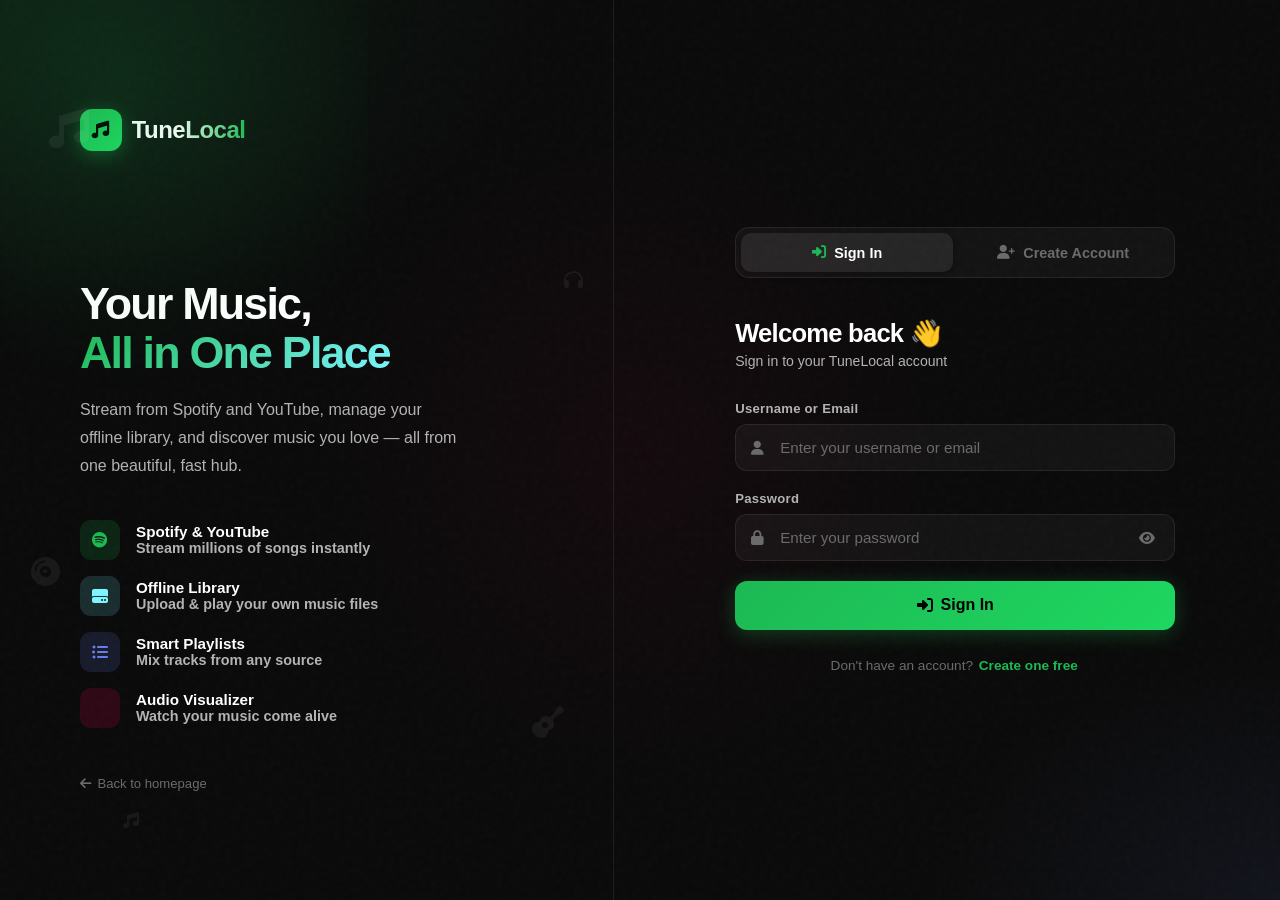
<file: pages/login.html>
<!DOCTYPE html>
<html lang="en">
<head>
    <meta charset="UTF-8">
    <meta name="viewport" content="width=device-width, initial-scale=1.0">
    <title>TuneLocal - Sign In</title>
    <meta name="description" content="Sign in or create your TuneLocal account. Stream Spotify, YouTube, and manage offline music — all in one place.">
    <meta name="theme-color" content="#1db954">
    <link rel="stylesheet" href="../assets/vendor/fontawesome/css/all.min.css">
    <link rel="icon" href="data:image/svg+xml,%3Csvg xmlns='http://www.w3.org/2000/svg' viewBox='0 0 100 100'%3E%3Crect width='100' height='100' rx='20' fill='%231db954'/%3E%3Ctext x='50' y='68' text-anchor='middle' font-size='64' font-family='Segoe UI Emoji'%3E%F0%9F%8E%B5%3C/text%3E%3C/svg%3E">
    <style>
        /* ===== RESET & BASE ===== */
        *, *::before, *::after { margin: 0; padding: 0; box-sizing: border-box; }

        :root {
            --primary: #1db954;
            --primary-light: #1ed760;
            --primary-glow: rgba(29,185,84,0.35);
            --secondary: #ff0050;
            --accent-blue: #7cf5ff;
            --accent-purple: #667eea;
            --accent-warm: #ffb347;
            --bg: #0a0a0a;
            --bg-1: #111111;
            --bg-2: #1a1a1a;
            --bg-card: #1e1e1e;
            --text: #ffffff;
            --text-2: #b3b3b3;
            --text-3: #6b6b6b;
            --border: rgba(255,255,255,0.08);
            --border-2: rgba(255,255,255,0.14);
            --ease: cubic-bezier(0.4,0,0.2,1);
            --shadow-glow: 0 0 40px rgba(29,185,84,0.18);
        }

        html { height: 100%; }

        body {
            font-family: 'Poppins', -apple-system, sans-serif;
            background: var(--bg);
            color: var(--text);
            min-height: 100vh;
            display: flex;
            overflow-x: hidden;
        }

        ::selection { background: var(--primary-glow); color: #fff; }

        /* ===== BACKGROUND ===== */
        .bg-layer {
            position: fixed;
            inset: 0;
            z-index: 0;
            background:
                radial-gradient(ellipse 70% 60% at 0% 0%, rgba(29,185,84,0.10) 0%, transparent 60%),
                radial-gradient(ellipse 50% 50% at 100% 100%, rgba(102,126,234,0.08) 0%, transparent 55%),
                radial-gradient(ellipse 40% 60% at 50% 50%, rgba(255,0,80,0.04) 0%, transparent 65%);
        }

        .noise-layer {
            position: fixed;
            inset: 0;
            z-index: 0;
            opacity: 0.025;
            background-image: url("data:image/svg+xml,%3Csvg xmlns='http://www.w3.org/2000/svg' viewBox='0 0 200 200'%3E%3Cfilter id='n'%3E%3CfeTurbulence type='fractalNoise' baseFrequency='0.75' numOctaves='4' stitchTiles='stitch'/%3E%3C/filter%3E%3Crect width='100%25' height='100%25' filter='url(%23n)'/%3E%3C/svg%3E");
        }

        /* ===== SPLIT LAYOUT ===== */
        .page-wrap {
            position: relative;
            z-index: 1;
            display: flex;
            width: 100%;
            min-height: 100vh;
        }

        /* ===== LEFT PANEL ===== */
        .left-panel {
            flex: 0 0 48%;
            display: flex;
            flex-direction: column;
            justify-content: center;
            padding: 4rem 4rem 4rem 5rem;
            position: relative;
            border-right: 1px solid var(--border);
            overflow: hidden;
        }

        /* Ambient glow behind left panel content */
        .left-panel::before {
            content: '';
            position: absolute;
            top: -30%;
            left: -20%;
            width: 80%;
            height: 80%;
            background: radial-gradient(circle, rgba(29,185,84,0.12), transparent 70%);
            pointer-events: none;
        }

        /* Decorative floating notes */
        .deco-note {
            position: absolute;
            font-size: 1.5rem;
            opacity: 0.06;
            pointer-events: none;
            animation: float-note 8s ease-in-out infinite;
        }

        .deco-note:nth-child(1) { top: 12%; left: 8%;  font-size: 2.5rem; animation-delay: 0s; }
        .deco-note:nth-child(2) { top: 30%; right: 5%; font-size: 1.2rem; animation-delay: 1.5s; }
        .deco-note:nth-child(3) { top: 62%; left: 5%;  font-size: 1.8rem; animation-delay: 3s; }
        .deco-note:nth-child(4) { bottom: 18%; right: 8%; font-size: 2rem; animation-delay: 2s; }
        .deco-note:nth-child(5) { bottom: 8%; left: 20%; font-size: 1rem; animation-delay: 4s; }

        @keyframes float-note {
            0%, 100% { transform: translateY(0) rotate(0deg); }
            50%       { transform: translateY(-16px) rotate(8deg); }
        }

        /* Visualizer decoration */
        .left-visualizer {
            display: flex;
            align-items: flex-end;
            gap: 4px;
            height: 40px;
            margin-bottom: 2.5rem;
        }

        .lv-bar {
            width: 4px;
            background: linear-gradient(to top, var(--primary), var(--accent-blue));
            border-radius: 3px 3px 0 0;
            opacity: 0.5;
            animation: lv-anim 1.4s ease-in-out infinite;
        }

        .lv-bar:nth-child(1)  { animation-delay: 0.00s; }
        .lv-bar:nth-child(2)  { animation-delay: 0.10s; }
        .lv-bar:nth-child(3)  { animation-delay: 0.20s; }
        .lv-bar:nth-child(4)  { animation-delay: 0.30s; }
        .lv-bar:nth-child(5)  { animation-delay: 0.40s; }
        .lv-bar:nth-child(6)  { animation-delay: 0.50s; }
        .lv-bar:nth-child(7)  { animation-delay: 0.60s; }
        .lv-bar:nth-child(8)  { animation-delay: 0.70s; }

        @keyframes lv-anim {
            0%, 100% { height: 6px; }
            50%       { height: 36px; }
        }

        /* Logo */
        .logo {
            display: inline-flex;
            align-items: center;
            gap: 0.6rem;
            text-decoration: none;
            color: var(--text);
            font-weight: 800;
            font-size: 1.5rem;
            letter-spacing: -0.02em;
            margin-bottom: 3rem;
        }

        .logo-icon {
            width: 42px;
            height: 42px;
            background: linear-gradient(135deg, var(--primary), var(--primary-light));
            border-radius: 12px;
            display: flex;
            align-items: center;
            justify-content: center;
            font-size: 1.1rem;
            color: #000;
            box-shadow: 0 4px 20px rgba(29,185,84,0.4);
            flex-shrink: 0;
        }

        .logo-text {
            background: linear-gradient(90deg, #fff 40%, var(--primary));
            -webkit-background-clip: text;
            -webkit-text-fill-color: transparent;
            background-clip: text;
        }

        .left-headline {
            font-size: clamp(2rem, 3.5vw, 3rem);
            font-weight: 900;
            letter-spacing: -0.04em;
            line-height: 1.08;
            margin-bottom: 1.25rem;
        }

        .left-headline .hl {
            background: linear-gradient(135deg, var(--primary) 0%, var(--accent-blue) 100%);
            -webkit-background-clip: text;
            -webkit-text-fill-color: transparent;
            background-clip: text;
        }

        .left-sub {
            font-size: 1rem;
            color: var(--text-2);
            line-height: 1.75;
            margin-bottom: 2.5rem;
            max-width: 380px;
        }

        /* Feature list */
        .feature-list {
            display: flex;
            flex-direction: column;
            gap: 1rem;
        }

        .feature-item {
            display: flex;
            align-items: center;
            gap: 1rem;
        }

        .fi-icon {
            width: 40px;
            height: 40px;
            border-radius: 11px;
            display: flex;
            align-items: center;
            justify-content: center;
            font-size: 1rem;
            flex-shrink: 0;
        }

        .fi-green  { background: rgba(29,185,84,0.15);  color: var(--primary); }
        .fi-red    { background: rgba(255,0,80,0.15);   color: var(--secondary); }
        .fi-blue   { background: rgba(124,245,255,0.15);color: var(--accent-blue); }
        .fi-purple { background: rgba(102,126,234,0.15);color: var(--accent-purple); }

        .fi-text { font-size: 0.9rem; font-weight: 600; color: var(--text-2); }
        .fi-text strong { color: var(--text); display: block; font-size: 0.95rem; }

        /* Back link */
        .back-link {
            display: inline-flex;
            align-items: center;
            gap: 0.4rem;
            margin-top: 3rem;
            color: var(--text-3);
            text-decoration: none;
            font-size: 0.82rem;
            font-weight: 500;
            transition: color 0.2s;
        }

        .back-link:hover { color: var(--text-2); }

        /* ===== RIGHT PANEL ===== */
        .right-panel {
            flex: 1;
            display: flex;
            flex-direction: column;
            align-items: center;
            justify-content: center;
            padding: 3rem 3rem 3rem 4rem;
        }

        .form-card {
            width: 100%;
            max-width: 440px;
        }

        /* ===== TAB SWITCHER ===== */
        .tab-switcher {
            display: flex;
            background: rgba(255,255,255,0.04);
            border: 1px solid var(--border);
            border-radius: 14px;
            padding: 5px;
            margin-bottom: 2.5rem;
            gap: 4px;
        }

        .tab-btn {
            flex: 1;
            padding: 0.7rem 1rem;
            background: transparent;
            border: none;
            border-radius: 10px;
            color: var(--text-3);
            font-family: 'Poppins', sans-serif;
            font-size: 0.9rem;
            font-weight: 600;
            cursor: pointer;
            display: flex;
            align-items: center;
            justify-content: center;
            gap: 0.5rem;
            transition: all 0.25s var(--ease);
        }

        .tab-btn.active {
            background: rgba(255,255,255,0.08);
            color: var(--text);
            box-shadow: 0 2px 8px rgba(0,0,0,0.3);
        }

        .tab-btn.active i { color: var(--primary); }

        /* ===== FORM HEADER ===== */
        .form-header { margin-bottom: 2rem; }

        .form-header h2 {
            font-size: 1.6rem;
            font-weight: 800;
            letter-spacing: -0.03em;
            margin-bottom: 0.35rem;
        }

        .form-header p { font-size: 0.88rem; color: var(--text-2); }

        /* ===== AUTH FORMS ===== */
        .auth-form { display: none; }
        .auth-form.active { display: block; }

        /* ===== FORM FIELDS ===== */
        .field-group {
            margin-bottom: 1.25rem;
        }

        .field-label {
            display: block;
            font-size: 0.82rem;
            font-weight: 600;
            color: var(--text-2);
            margin-bottom: 0.5rem;
            letter-spacing: 0.02em;
        }

        .field-wrap {
            position: relative;
        }

        .field-icon {
            position: absolute;
            left: 1rem;
            top: 50%;
            transform: translateY(-50%);
            color: var(--text-3);
            font-size: 0.9rem;
            pointer-events: none;
            transition: color 0.2s;
        }

        .field-wrap input {
            width: 100%;
            padding: 0.875rem 1rem 0.875rem 2.75rem;
            background: rgba(255,255,255,0.04);
            border: 1px solid var(--border);
            border-radius: 12px;
            color: var(--text);
            font-family: 'Poppins', sans-serif;
            font-size: 0.95rem;
            transition: all 0.25s var(--ease);
        }

        .field-wrap input::placeholder { color: var(--text-3); }

        .field-wrap input:focus {
            outline: none;
            background: rgba(255,255,255,0.07);
            border-color: var(--primary);
            box-shadow: 0 0 0 3px rgba(29,185,84,0.12);
        }

        .field-wrap input:focus + .field-icon,
        .field-wrap:focus-within .field-icon { color: var(--primary); }

        /* Password toggle */
        .pw-toggle {
            position: absolute;
            right: 1rem;
            top: 50%;
            transform: translateY(-50%);
            background: none;
            border: none;
            color: var(--text-3);
            cursor: pointer;
            padding: 4px;
            font-size: 0.88rem;
            transition: color 0.2s;
        }

        .pw-toggle:hover { color: var(--text-2); }

        /* Password field needs right padding for toggle */
        .has-toggle input { padding-right: 3rem; }

        /* Two-column row */
        .field-row {
            display: grid;
            grid-template-columns: 1fr 1fr;
            gap: 0.875rem;
        }

        /* ===== FORM MESSAGE ===== */
        .form-message {
            display: none;
            align-items: center;
            gap: 0.5rem;
            padding: 0.75rem 1rem;
            border-radius: 10px;
            font-size: 0.875rem;
            font-weight: 500;
            margin-bottom: 1.25rem;
            animation: slide-in 0.3s var(--ease);
        }

        @keyframes slide-in {
            from { opacity: 0; transform: translateY(-8px); }
            to   { opacity: 1; transform: translateY(0); }
        }

        .form-message.error {
            display: flex;
            background: rgba(255,0,80,0.12);
            border: 1px solid rgba(255,0,80,0.2);
            color: #ff6b9d;
        }

        .form-message.success {
            display: flex;
            background: rgba(29,185,84,0.12);
            border: 1px solid rgba(29,185,84,0.2);
            color: var(--primary);
        }

        /* ===== SUBMIT BUTTON ===== */
        .btn-submit {
            width: 100%;
            padding: 0.95rem 1.5rem;
            background: linear-gradient(135deg, var(--primary) 0%, var(--primary-light) 100%);
            border: none;
            border-radius: 12px;
            color: #000;
            font-family: 'Poppins', sans-serif;
            font-size: 1rem;
            font-weight: 700;
            cursor: pointer;
            display: flex;
            align-items: center;
            justify-content: center;
            gap: 0.5rem;
            margin-top: 0.5rem;
            transition: all 0.25s var(--ease);
            box-shadow: 0 4px 20px rgba(29,185,84,0.3);
            position: relative;
            overflow: hidden;
        }

        .btn-submit:hover {
            transform: translateY(-2px);
            box-shadow: 0 8px 32px rgba(29,185,84,0.45);
        }

        .btn-submit:active { transform: translateY(0); }

        .btn-submit:disabled {
            opacity: 0.65;
            pointer-events: none;
        }

        /* Spinner */
        .spinner {
            display: inline-block;
            width: 16px;
            height: 16px;
            border: 2px solid rgba(0,0,0,0.25);
            border-top-color: #000;
            border-radius: 50%;
            animation: spin 0.6s linear infinite;
        }

        @keyframes spin { to { transform: rotate(360deg); } }

        /* ===== SWITCH PROMPT ===== */
        .switch-prompt {
            text-align: center;
            margin-top: 1.75rem;
            font-size: 0.85rem;
            color: var(--text-3);
        }

        .switch-prompt button {
            background: none;
            border: none;
            color: var(--primary);
            font-family: 'Poppins', sans-serif;
            font-size: 0.85rem;
            font-weight: 600;
            cursor: pointer;
            padding: 0 2px;
            transition: color 0.2s;
        }

        .switch-prompt button:hover { color: var(--primary-light); }

        /* ===== RESPONSIVE ===== */
        @media (max-width: 900px) {
            .left-panel {
                display: none;
            }

            .right-panel {
                padding: 2.5rem 1.5rem;
                align-items: stretch;
            }

            .form-card {
                max-width: 100%;
            }
        }

        @media (max-width: 480px) {
            .field-row {
                grid-template-columns: 1fr;
            }

            .right-panel {
                padding: 2rem 1.25rem;
            }
        }

        @media (prefers-reduced-motion: reduce) {
            *, *::before, *::after {
                animation-duration: 0.01ms !important;
                transition-duration: 0.01ms !important;
            }
        }
    </style>
</head>
<body>

<div class="bg-layer"></div>
<div class="noise-layer"></div>

<div class="page-wrap">

    <!-- ===== LEFT PANEL ===== -->
    <div class="left-panel">
        <!-- Decorative floating notes -->
        <i class="fas fa-music deco-note"></i>
        <i class="fas fa-headphones deco-note"></i>
        <i class="fas fa-compact-disc deco-note"></i>
        <i class="fas fa-guitar deco-note"></i>
        <i class="fas fa-music deco-note"></i>

        <!-- Logo -->
        <a href="./landing.html" class="logo">
            <div class="logo-icon"><i class="fas fa-music"></i></div>
            <span class="logo-text">TuneLocal</span>
        </a>

        <!-- Visualizer -->
        <div class="left-visualizer">
            <div class="lv-bar"></div><div class="lv-bar"></div>
            <div class="lv-bar"></div><div class="lv-bar"></div>
            <div class="lv-bar"></div><div class="lv-bar"></div>
            <div class="lv-bar"></div><div class="lv-bar"></div>
        </div>

        <h1 class="left-headline">
            Your Music,<br>
            <span class="hl">All in One Place</span>
        </h1>

        <p class="left-sub">
            Stream from Spotify and YouTube, manage your offline library, and discover music you love — all from one beautiful, fast hub.
        </p>

        <div class="feature-list">
            <div class="feature-item">
                <div class="fi-icon fi-green"><i class="fab fa-spotify"></i></div>
                <div class="fi-text">
                    <strong>Spotify & YouTube</strong>
                    Stream millions of songs instantly
                </div>
            </div>
            <div class="feature-item">
                <div class="fi-icon fi-blue"><i class="fas fa-hard-drive"></i></div>
                <div class="fi-text">
                    <strong>Offline Library</strong>
                    Upload & play your own music files
                </div>
            </div>
            <div class="feature-item">
                <div class="fi-icon fi-purple"><i class="fas fa-list-ul"></i></div>
                <div class="fi-text">
                    <strong>Smart Playlists</strong>
                    Mix tracks from any source
                </div>
            </div>
            <div class="feature-item">
                <div class="fi-icon fi-red"><i class="fas fa-waveform-lines"></i></div>
                <div class="fi-text">
                    <strong>Audio Visualizer</strong>
                    Watch your music come alive
                </div>
            </div>
        </div>

        <a href="./landing.html" class="back-link">
            <i class="fas fa-arrow-left"></i> Back to homepage
        </a>
    </div>

    <!-- ===== RIGHT PANEL ===== -->
    <div class="right-panel">
        <div class="form-card">

            <!-- Tab Switcher -->
            <div class="tab-switcher">
                <button class="tab-btn active" id="tab-login" onclick="switchTab('login')">
                    <i class="fas fa-sign-in-alt"></i> Sign In
                </button>
                <button class="tab-btn" id="tab-register" onclick="switchTab('register')">
                    <i class="fas fa-user-plus"></i> Create Account
                </button>
            </div>

            <!-- ===== LOGIN FORM ===== -->
            <form id="loginForm" class="auth-form active" onsubmit="handleLogin(event)" novalidate>
                <div class="form-header">
                    <h2>Welcome back 👋</h2>
                    <p>Sign in to your TuneLocal account</p>
                </div>

                <div class="form-message" id="loginMessage"></div>

                <div class="field-group">
                    <label class="field-label" for="loginUsername">Username or Email</label>
                    <div class="field-wrap">
                        <input type="text" id="loginUsername" placeholder="Enter your username or email" required autocomplete="username">
                        <i class="fas fa-user field-icon"></i>
                    </div>
                </div>

                <div class="field-group">
                    <label class="field-label" for="loginPassword">Password</label>
                    <div class="field-wrap has-toggle">
                        <input type="password" id="loginPassword" placeholder="Enter your password" required autocomplete="current-password">
                        <i class="fas fa-lock field-icon"></i>
                        <button type="button" class="pw-toggle" onclick="togglePassword('loginPassword', this)" aria-label="Show password">
                            <i class="fas fa-eye"></i>
                        </button>
                    </div>
                </div>

                <button type="submit" class="btn-submit" id="loginBtn">
                    <i class="fas fa-sign-in-alt"></i> Sign In
                </button>
            </form>

            <!-- ===== REGISTER FORM ===== -->
            <form id="registerForm" class="auth-form" onsubmit="handleRegister(event)" novalidate>
                <div class="form-header">
                    <h2>Join TuneLocal 🎵</h2>
                    <p>Create your free account in seconds</p>
                </div>

                <div class="form-message" id="registerMessage"></div>

                <div class="field-row">
                    <div class="field-group">
                        <label class="field-label" for="regFirstName">First Name</label>
                        <div class="field-wrap">
                            <input type="text" id="regFirstName" placeholder="John" autocomplete="given-name">
                            <i class="fas fa-user field-icon"></i>
                        </div>
                    </div>
                    <div class="field-group">
                        <label class="field-label" for="regLastName">Last Name</label>
                        <div class="field-wrap">
                            <input type="text" id="regLastName" placeholder="Doe" autocomplete="family-name">
                            <i class="fas fa-user field-icon"></i>
                        </div>
                    </div>
                </div>

                <div class="field-group">
                    <label class="field-label" for="regUsername">Username</label>
                    <div class="field-wrap">
                        <input type="text" id="regUsername" placeholder="Choose a username" required autocomplete="username">
                        <i class="fas fa-at field-icon"></i>
                    </div>
                </div>

                <div class="field-group">
                    <label class="field-label" for="regEmail">Email Address</label>
                    <div class="field-wrap">
                        <input type="email" id="regEmail" placeholder="your@email.com" required autocomplete="email">
                        <i class="fas fa-envelope field-icon"></i>
                    </div>
                </div>

                <div class="field-group">
                    <label class="field-label" for="regPassword">Password</label>
                    <div class="field-wrap has-toggle">
                        <input type="password" id="regPassword" placeholder="At least 6 characters" required autocomplete="new-password">
                        <i class="fas fa-lock field-icon"></i>
                        <button type="button" class="pw-toggle" onclick="togglePassword('regPassword', this)" aria-label="Show password">
                            <i class="fas fa-eye"></i>
                        </button>
                    </div>
                </div>

                <div class="field-group">
                    <label class="field-label" for="regConfirmPassword">Confirm Password</label>
                    <div class="field-wrap has-toggle">
                        <input type="password" id="regConfirmPassword" placeholder="Repeat your password" required autocomplete="new-password">
                        <i class="fas fa-lock field-icon"></i>
                        <button type="button" class="pw-toggle" onclick="togglePassword('regConfirmPassword', this)" aria-label="Show password">
                            <i class="fas fa-eye"></i>
                        </button>
                    </div>
                </div>

                <button type="submit" class="btn-submit" id="registerBtn">
                    <i class="fas fa-user-plus"></i> Create Account
                </button>
            </form>

            <!-- Switch prompt -->
            <p class="switch-prompt" id="switchPrompt">
                Don't have an account?
                <button onclick="switchTab('register')">Create one free</button>
            </p>

        </div>
    </div>

</div>

<script>
    const API_BASE = '../api/auth.php';

    /* ===== TAB SWITCHING ===== */
    function switchTab(tab) {
        const isLogin = tab === 'login';

        // Tabs
        document.getElementById('tab-login').classList.toggle('active', isLogin);
        document.getElementById('tab-register').classList.toggle('active', !isLogin);

        // Forms
        document.getElementById('loginForm').classList.toggle('active', isLogin);
        document.getElementById('registerForm').classList.toggle('active', !isLogin);

        // Switch prompt text
        document.getElementById('switchPrompt').innerHTML = isLogin
            ? `Don't have an account? <button onclick="switchTab('register')">Create one free</button>`
            : `Already have an account? <button onclick="switchTab('login')">Sign in</button>`;

        // Clear messages
        clearMessage('login');
        clearMessage('register');
    }

    /* ===== MESSAGES ===== */
    function showMessage(formId, message, type) {
        const el = document.getElementById(formId + 'Message');
        el.className = 'form-message ' + type;
        el.innerHTML = `<i class="fas fa-${type === 'error' ? 'exclamation-circle' : 'check-circle'}"></i>${message}`;
    }

    function clearMessage(formId) {
        const el = document.getElementById(formId + 'Message');
        if (el) { el.className = 'form-message'; el.innerHTML = ''; }
    }

    /* ===== PASSWORD TOGGLE ===== */
    function togglePassword(inputId, btn) {
        const input = document.getElementById(inputId);
        const icon = btn.querySelector('i');
        const isHidden = input.type === 'password';
        input.type = isHidden ? 'text' : 'password';
        icon.className = isHidden ? 'fas fa-eye-slash' : 'fas fa-eye';
    }

    /* ===== BUTTON LOADING STATE ===== */
    function setLoading(btnId, loading, originalHTML) {
        const btn = document.getElementById(btnId);
        if (loading) {
            btn.dataset.original = btn.innerHTML;
            btn.innerHTML = `<span class="spinner"></span> Please wait…`;
            btn.disabled = true;
        } else {
            btn.innerHTML = btn.dataset.original || originalHTML;
            btn.disabled = false;
        }
    }

    /* ===== LOGIN ===== */
    async function handleLogin(event) {
        event.preventDefault();
        clearMessage('login');

        const username = document.getElementById('loginUsername').value.trim();
        const password = document.getElementById('loginPassword').value;

        if (!username || !password) {
            showMessage('login', 'Please fill in all fields.', 'error');
            return;
        }

        setLoading('loginBtn', true);

        try {
            const res = await fetch(`${API_BASE}?action=login`, {
                method: 'POST',
                headers: { 'Content-Type': 'application/json' },
                body: JSON.stringify({ username, password })
            });

            const data = await res.json();

            if (data.success) {
                showMessage('login', 'Login successful! Redirecting…', 'success');
                setTimeout(() => { window.location.href = './index.html'; }, 1400);
            } else {
                showMessage('login', data.error || 'Login failed. Please try again.', 'error');
                setLoading('loginBtn', false);
            }
        } catch {
            showMessage('login', 'Network error. Please check your connection.', 'error');
            setLoading('loginBtn', false);
        }
    }

    /* ===== REGISTER ===== */
    async function handleRegister(event) {
        event.preventDefault();
        clearMessage('register');

        const firstName       = document.getElementById('regFirstName').value.trim();
        const lastName        = document.getElementById('regLastName').value.trim();
        const username        = document.getElementById('regUsername').value.trim();
        const email           = document.getElementById('regEmail').value.trim();
        const password        = document.getElementById('regPassword').value;
        const confirmPassword = document.getElementById('regConfirmPassword').value;

        if (!username || !email || !password || !confirmPassword) {
            showMessage('register', 'Please fill in all required fields.', 'error');
            return;
        }

        if (password !== confirmPassword) {
            showMessage('register', 'Passwords do not match.', 'error');
            return;
        }

        setLoading('registerBtn', true);

        try {
            const res = await fetch(`${API_BASE}?action=register`, {
                method: 'POST',
                headers: { 'Content-Type': 'application/json' },
                body: JSON.stringify({ firstName, lastName, username, email, password, confirmPassword })
            });

            const data = await res.json();

            if (data.success) {
                showMessage('register', 'Account created! Redirecting…', 'success');
                setTimeout(() => { window.location.href = './index.html'; }, 1400);
            } else {
                showMessage('register', data.error || 'Registration failed. Please try again.', 'error');
                setLoading('registerBtn', false);
            }
        } catch {
            showMessage('register', 'Network error. Please check your connection.', 'error');
            setLoading('registerBtn', false);
        }
    }

    /* ===== AUTH CHECK ===== */
    (async function checkAuth() {
        try {
            const res = await fetch(`${API_BASE}?action=check`);
            const data = await res.json();
            if (data.authenticated) window.location.href = './index.html';
        } catch {}
    })();
</script>
</body>
</html>
</file>
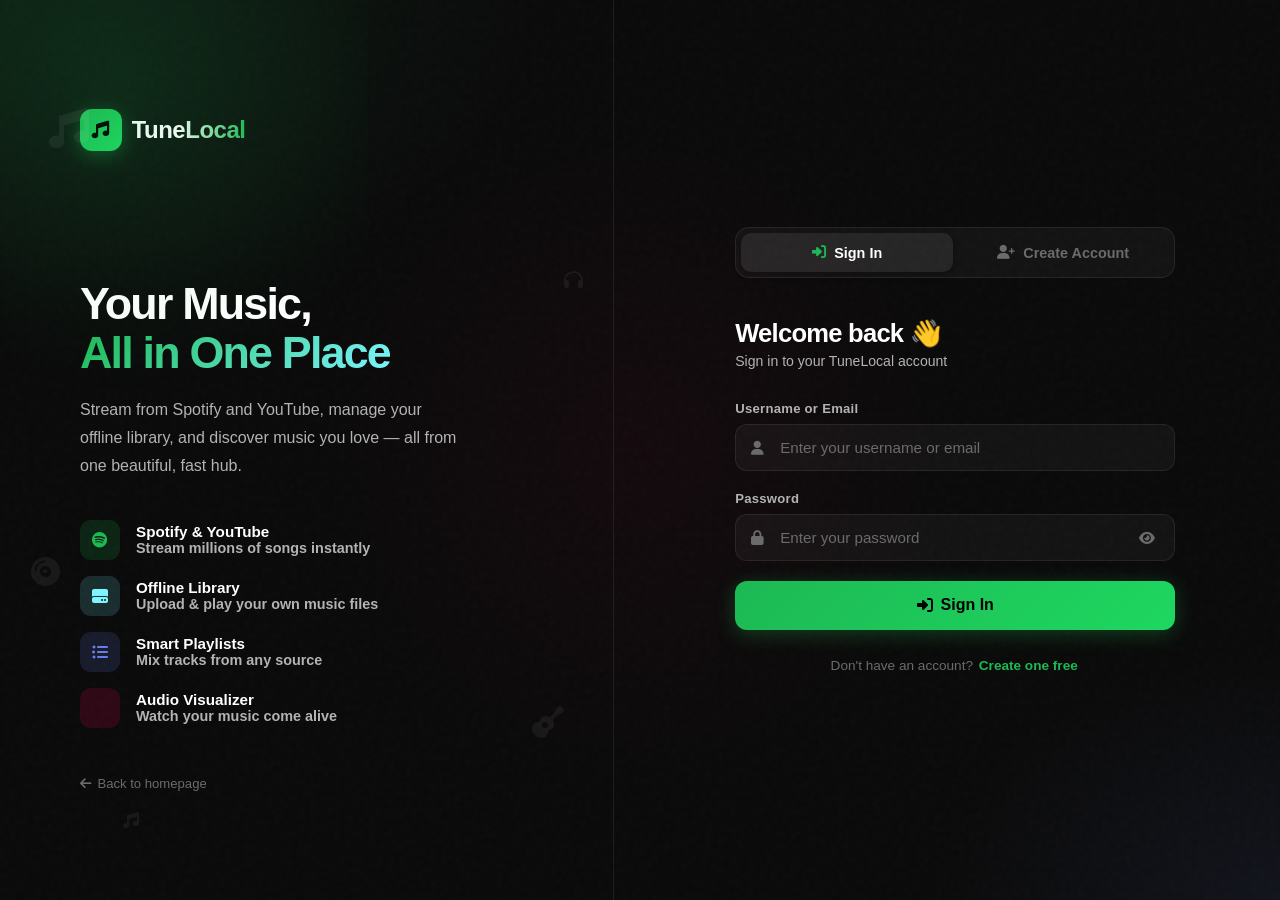
<file: pages/profile.html>
<!DOCTYPE html>
<html lang="en">
<head>
    <meta charset="UTF-8">
    <meta name="viewport" content="width=device-width, initial-scale=1.0">
    <title>TuneLocal - User Profile</title>
    <meta name="description" content="TuneLocal: Manage your profile and preferences">
    <meta name="theme-color" content="#1db954">
    <link rel="stylesheet" href="../assets/vendor/fontawesome/css/all.min.css">
    <link rel="icon" href="data:image/svg+xml,%3Csvg xmlns='http://www.w3.org/2000/svg' viewBox='0 0 100 100'%3E%3Crect width='100' height='100' rx='20' fill='%231db954'/%3E%3Ctext x='50' y='68' text-anchor='middle' font-size='64' font-family='Segoe UI Emoji'%3E%F0%9F%8E%B5%3C/text%3E%3C/svg%3E">
    <link rel="stylesheet" href="../css/styles.css">
    <style>
        .profile-container {
            max-width: 1000px;
            margin: 2rem auto;
            padding: 2rem;
        }

        .profile-header {
            display: flex;
            align-items: center;
            gap: 2rem;
            background: rgba(40, 40, 40, 0.8);
            backdrop-filter: blur(10px);
            border: 1px solid rgba(255, 255, 255, 0.1);
            border-radius: 20px;
            padding: 2rem;
            margin-bottom: 2rem;
        }

        .profile-avatar {
            width: 150px;
            height: 150px;
            border-radius: 50%;
            background: linear-gradient(135deg, #667eea 0%, #764ba2 100%);
            display: flex;
            align-items: center;
            justify-content: center;
            font-size: 4rem;
            flex-shrink: 0;
            border: 3px solid var(--primary-color);
        }

        .profile-info {
            flex: 1;
        }

        .profile-name {
            font-size: 2rem;
            font-weight: 800;
            margin-bottom: 0.5rem;
        }

        .profile-username {
            color: var(--text-secondary);
            font-size: 1rem;
            margin-bottom: 1rem;
        }

        .profile-stats {
            display: flex;
            gap: 2rem;
        }

        .stat-item {
            display: flex;
            flex-direction: column;
            gap: 0.25rem;
        }

        .stat-value {
            font-size: 1.5rem;
            font-weight: 700;
            color: var(--primary-color);
        }

        .stat-label {
            font-size: 0.85rem;
            color: var(--text-secondary);
        }

        .profile-tabs {
            display: flex;
            gap: 1rem;
            margin-bottom: 2rem;
            border-bottom: 2px solid rgba(255, 255, 255, 0.1);
        }

        .profile-tab {
            padding: 1rem 1.5rem;
            background: transparent;
            border: none;
            color: var(--text-secondary);
            cursor: pointer;
            font-size: 1rem;
            font-weight: 600;
            transition: all 0.3s ease;
            position: relative;
            border-bottom: 3px solid transparent;
            margin-bottom: -2px;
        }

        .profile-tab.active {
            color: var(--primary-color);
            border-bottom-color: var(--primary-color);
        }

        .profile-content {
            display: none;
        }

        .profile-content.active {
            display: block;
        }

        .profile-section {
            background: rgba(40, 40, 40, 0.8);
            backdrop-filter: blur(10px);
            border: 1px solid rgba(255, 255, 255, 0.1);
            border-radius: 20px;
            padding: 2rem;
            margin-bottom: 2rem;
        }

        .section-title {
            font-size: 1.5rem;
            font-weight: 700;
            margin-bottom: 1.5rem;
            display: flex;
            align-items: center;
            gap: 0.5rem;
        }

        .form-group {
            display: flex;
            flex-direction: column;
            gap: 0.5rem;
            margin-bottom: 1.5rem;
        }

        .form-group label {
            font-size: 0.95rem;
            font-weight: 600;
            color: var(--text-primary);
        }

        .form-group input,
        .form-group textarea {
            padding: 0.85rem 1rem;
            background: rgba(255, 255, 255, 0.05);
            border: 1px solid rgba(255, 255, 255, 0.1);
            border-radius: 10px;
            color: var(--text-primary);
            font-size: 1rem;
            transition: all 0.3s ease;
            font-family: inherit;
        }

        .form-group input:focus,
        .form-group textarea:focus {
            outline: none;
            background: rgba(255, 255, 255, 0.08);
            border-color: var(--primary-color);
            box-shadow: 0 0 0 3px rgba(29, 185, 84, 0.1);
        }

        .form-row {
            display: grid;
            grid-template-columns: 1fr 1fr;
            gap: 1rem;
        }

        .btn-group {
            display: flex;
            gap: 1rem;
            margin-top: 2rem;
        }

        .btn {
            padding: 0.85rem 1.5rem;
            border: none;
            border-radius: 10px;
            font-size: 1rem;
            font-weight: 600;
            cursor: pointer;
            transition: all 0.3s ease;
            display: inline-flex;
            align-items: center;
            gap: 0.5rem;
        }

        .btn-primary {
            background: linear-gradient(135deg, var(--primary-color) 0%, #1ed760 100%);
            color: #000;
        }

        .btn-primary:hover {
            transform: translateY(-2px);
            box-shadow: 0 8px 16px rgba(29, 185, 84, 0.3);
        }

        .btn-secondary {
            background: rgba(255, 255, 255, 0.1);
            color: var(--text-primary);
            border: 1px solid rgba(255, 255, 255, 0.2);
        }

        .btn-secondary:hover {
            background: rgba(255, 255, 255, 0.15);
        }

        .btn-danger {
            background: rgba(255, 0, 80, 0.2);
            color: #ff6b9d;
            border: 1px solid rgba(255, 0, 80, 0.3);
        }

        .btn-danger:hover {
            background: rgba(255, 0, 80, 0.3);
        }

        .message {
            padding: 1rem;
            border-radius: 10px;
            margin-bottom: 1.5rem;
            display: flex;
            align-items: center;
            gap: 0.5rem;
            display: none;
        }

        .message.success {
            background: rgba(29, 185, 84, 0.2);
            color: #1db954;
        }

        .message.error {
            background: rgba(255, 0, 80, 0.2);
            color: #ff6b9d;
        }

        .message.show {
            display: flex;
            animation: slideDown 0.3s ease;
        }

        @keyframes slideDown {
            from {
                opacity: 0;
                transform: translateY(-10px);
            }
            to {
                opacity: 1;
                transform: translateY(0);
            }
        }

        .loading {
            opacity: 0.7;
            pointer-events: none;
        }

        @media (max-width: 768px) {
            .profile-header {
                flex-direction: column;
                text-align: center;
            }

            .profile-stats {
                justify-content: center;
            }

            .form-row {
                grid-template-columns: 1fr;
            }

            .btn-group {
                flex-direction: column;
            }
        }
    </style>
</head>
<body>
    <!-- Include navbar from main app -->
    <nav class="navbar" id="navbar-placeholder"></nav>

    <div class="profile-container">
        <!-- Profile Header -->
        <div class="profile-header">
            <div class="profile-avatar" id="profileAvatar">
                <i class="fas fa-user"></i>
            </div>
            <div class="profile-info">
                <div class="profile-name" id="profileName">Loading...</div>
                <div class="profile-username" id="profileUsername">@username</div>
                <div class="profile-stats">
                    <div class="stat-item">
                        <div class="stat-value" id="joinDate">-</div>
                        <div class="stat-label">Member Since</div>
                    </div>
                    <div class="stat-item">
                        <div class="stat-value" id="lastLogin">-</div>
                        <div class="stat-label">Last Login</div>
                    </div>
                </div>
            </div>
        </div>

        <!-- Profile Tabs -->
        <div class="profile-tabs">
            <button class="profile-tab active" onclick="switchProfileTab('account')">
                <i class="fas fa-user-circle"></i> Account
            </button>
            <button class="profile-tab" onclick="switchProfileTab('settings')">
                <i class="fas fa-sliders-h"></i> Settings
            </button>
            <button class="profile-tab" onclick="switchProfileTab('security')">
                <i class="fas fa-lock"></i> Security
            </button>
        </div>

        <!-- Account Tab -->
        <div id="account" class="profile-content active">
            <div class="profile-section">
                <div class="section-title">
                    <i class="fas fa-user"></i> Account Information
                </div>

                <div id="accountMessage" class="message"></div>

                <form id="accountForm" onsubmit="handleUpdateProfile(event)">
                    <div class="form-row">
                        <div class="form-group">
                            <label for="firstName">First Name</label>
                            <input type="text" id="firstName" placeholder="John">
                        </div>
                        <div class="form-group">
                            <label for="lastName">Last Name</label>
                            <input type="text" id="lastName" placeholder="Doe">
                        </div>
                    </div>

                    <div class="form-group">
                        <label for="email">Email</label>
                        <input type="email" id="email" placeholder="your@email.com" readonly>
                    </div>

                    <div class="form-group">
                        <label for="bio">Bio</label>
                        <textarea id="bio" placeholder="Tell us about yourself" rows="4"></textarea>
                    </div>

                    <div class="form-row">
                        <div class="form-group">
                            <label for="favoriteGenre">Favorite Genre</label>
                            <input type="text" id="favoriteGenre" placeholder="e.g., Pop, Rock, Jazz">
                        </div>
                        <div class="form-group">
                            <label for="country">Country</label>
                            <input type="text" id="country" placeholder="Your country">
                        </div>
                    </div>

                    <div class="btn-group">
                        <button type="submit" class="btn btn-primary">
                            <i class="fas fa-save"></i> Save Changes
                        </button>
                        <button type="button" class="btn btn-secondary" onclick="location.reload()">
                            <i class="fas fa-redo"></i> Cancel
                        </button>
                    </div>
                </form>
            </div>
        </div>

        <!-- Settings Tab -->
        <div id="settings" class="profile-content">
            <div class="profile-section">
                <div class="section-title">
                    <i class="fas fa-sliders-h"></i> Preferences
                </div>

                <div id="settingsMessage" class="message"></div>

                <form id="settingsForm" onsubmit="handleUpdateSettings(event)">
                    <div class="form-row">
                        <div class="form-group">
                            <label for="theme">Theme</label>
                            <select id="theme" style="padding: 0.85rem 1rem; background: rgba(255, 255, 255, 0.05); border: 1px solid rgba(255, 255, 255, 0.1); border-radius: 10px; color: var(--text-primary); font-size: 1rem;">
                                <option value="dark">Dark</option>
                                <option value="light">Light</option>
                            </select>
                        </div>
                        <div class="form-group">
                            <label for="language">Language</label>
                            <select id="language" style="padding: 0.85rem 1rem; background: rgba(255, 255, 255, 0.05); border: 1px solid rgba(255, 255, 255, 0.1); border-radius: 10px; color: var(--text-primary); font-size: 1rem;">
                                <option value="en">English</option>
                                <option value="es">Español</option>
                                <option value="fr">Français</option>
                            </select>
                        </div>
                    </div>

                    <div class="btn-group">
                        <button type="submit" class="btn btn-primary">
                            <i class="fas fa-save"></i> Save Settings
                        </button>
                    </div>
                </form>
            </div>
        </div>

        <!-- Security Tab -->
        <div id="security" class="profile-content">
            <div class="profile-section">
                <div class="section-title">
                    <i class="fas fa-lock"></i> Change Password
                </div>

                <div id="securityMessage" class="message"></div>

                <form id="securityForm" onsubmit="handleChangePassword(event)">
                    <div class="form-group">
                        <label for="oldPassword">Current Password</label>
                        <input type="password" id="oldPassword" placeholder="Enter your current password" required>
                    </div>

                    <div class="form-group">
                        <label for="newPassword">New Password</label>
                        <input type="password" id="newPassword" placeholder="Enter new password" required>
                    </div>

                    <div class="form-group">
                        <label for="confirmNewPassword">Confirm New Password</label>
                        <input type="password" id="confirmNewPassword" placeholder="Confirm new password" required>
                    </div>

                    <div class="btn-group">
                        <button type="submit" class="btn btn-primary">
                            <i class="fas fa-check"></i> Update Password
                        </button>
                    </div>
                </form>
            </div>

            <div class="profile-section">
                <div class="section-title">
                    <i class="fas fa-sign-out-alt"></i> Session
                </div>

                <p style="margin-bottom: 1.5rem; color: var(--text-secondary);">
                    Log out from your account and return to the login page.
                </p>

                <div class="btn-group">
                    <button type="button" class="btn btn-danger" onclick="handleLogout()">
                        <i class="fas fa-sign-out-alt"></i> Logout
                    </button>
                </div>
            </div>
        </div>
    </div>

    <script>
        const API_BASE = '../api/auth.php';

        async function loadProfile() {
            try {
                const response = await fetch(`${API_BASE}?action=check`);
                const data = await response.json();

                if (!data.authenticated) {
                    window.location.href = './login.html';
                    return;
                }

                const user = data.user;

                // Update profile header
                document.getElementById('profileName').textContent = `${user.firstName || ''} ${user.lastName || ''}`.trim() || user.username;
                document.getElementById('profileUsername').textContent = `@${user.username}`;
                document.getElementById('email').value = user.email;

                // Update form fields
                document.getElementById('firstName').value = user.firstName || '';
                document.getElementById('lastName').value = user.lastName || '';
                document.getElementById('bio').value = user.bio || '';
                document.getElementById('favoriteGenre').value = user.favoriteGenre || '';
                document.getElementById('country').value = user.country || '';
                document.getElementById('theme').value = user.theme || 'dark';
                document.getElementById('language').value = user.language || 'en';

                // Format dates
                if (user.createdAt) {
                    const createdDate = new Date(user.createdAt);
                    document.getElementById('joinDate').textContent = createdDate.toLocaleDateString('en-US', { 
                        month: 'short', 
                        year: 'numeric' 
                    });
                }

                if (user.lastLogin) {
                    const lastLoginDate = new Date(user.lastLogin);
                    document.getElementById('lastLogin').textContent = lastLoginDate.toLocaleDateString('en-US', { 
                        month: 'short', 
                        day: 'numeric' 
                    });
                }

                // Update avatar
                const initials = ((user.firstName || '')[0] + (user.lastName || '')[0]).toUpperCase() || user.username[0].toUpperCase();
                document.getElementById('profileAvatar').textContent = initials;
            } catch (error) {
                console.error('Error loading profile:', error);
                window.location.href = 'login.html';
            }
        }

        function switchProfileTab(tab) {
            document.querySelectorAll('.profile-tab').forEach(t => t.classList.remove('active'));
            document.querySelectorAll('.profile-content').forEach(c => c.classList.remove('active'));

            document.querySelector(`[onclick="switchProfileTab('${tab}')"]`).classList.add('active');
            document.getElementById(tab).classList.add('active');

            // Clear messages
            document.querySelectorAll('.message').forEach(m => m.classList.remove('show'));
        }

        function showMessage(elementId, message, type) {
            const messageEl = document.getElementById(elementId);
            messageEl.innerHTML = `
                <i class="fas fa-${type === 'error' ? 'exclamation-circle' : 'check-circle'}"></i>
                ${message}
            `;
            messageEl.className = `message ${type} show`;
            setTimeout(() => messageEl.classList.remove('show'), 5000);
        }

        async function handleUpdateProfile(event) {
            event.preventDefault();
            const form = event.target;
            form.classList.add('loading');

            try {
                const response = await fetch(`${API_BASE}?action=update-profile`, {
                    method: 'POST',
                    headers: { 'Content-Type': 'application/json' },
                    body: JSON.stringify({
                        firstName: document.getElementById('firstName').value,
                        lastName: document.getElementById('lastName').value,
                        bio: document.getElementById('bio').value,
                        favoriteGenre: document.getElementById('favoriteGenre').value,
                        country: document.getElementById('country').value
                    })
                });

                const data = await response.json();

                if (data.success) {
                    showMessage('accountMessage', 'Profile updated successfully!', 'success');
                } else {
                    showMessage('accountMessage', data.error || 'Failed to update profile', 'error');
                }
            } catch (error) {
                showMessage('accountMessage', 'Network error. Please try again.', 'error');
            }

            form.classList.remove('loading');
        }

        async function handleUpdateSettings(event) {
            event.preventDefault();
            const form = event.target;
            form.classList.add('loading');

            try {
                const response = await fetch(`${API_BASE}?action=update-profile`, {
                    method: 'POST',
                    headers: { 'Content-Type': 'application/json' },
                    body: JSON.stringify({
                        theme: document.getElementById('theme').value,
                        language: document.getElementById('language').value
                    })
                });

                const data = await response.json();

                if (data.success) {
                    showMessage('settingsMessage', 'Settings updated successfully!', 'success');
                } else {
                    showMessage('settingsMessage', data.error || 'Failed to update settings', 'error');
                }
            } catch (error) {
                showMessage('settingsMessage', 'Network error. Please try again.', 'error');
            }

            form.classList.remove('loading');
        }

        async function handleChangePassword(event) {
            event.preventDefault();
            const form = event.target;
            form.classList.add('loading');

            const oldPassword = document.getElementById('oldPassword').value;
            const newPassword = document.getElementById('newPassword').value;
            const confirmPassword = document.getElementById('confirmNewPassword').value;

            if (newPassword !== confirmPassword) {
                showMessage('securityMessage', 'New passwords do not match', 'error');
                form.classList.remove('loading');
                return;
            }

            try {
                const response = await fetch(`${API_BASE}?action=change-password`, {
                    method: 'POST',
                    headers: { 'Content-Type': 'application/json' },
                    body: JSON.stringify({ oldPassword, newPassword, confirmPassword })
                });

                const data = await response.json();

                if (data.success) {
                    showMessage('securityMessage', 'Password changed successfully!', 'success');
                    form.reset();
                } else {
                    showMessage('securityMessage', data.error || 'Failed to change password', 'error');
                }
            } catch (error) {
                showMessage('securityMessage', 'Network error. Please try again.', 'error');
            }

            form.classList.remove('loading');
        }

        async function handleLogout() {
            try {
                await fetch(`${API_BASE}?action=logout`, { method: 'POST' });
                window.location.href = './landing.html';
            } catch (error) {
                console.error('Logout error:', error);
                window.location.href = './landing.html';
            }
        }

        // Load profile on page load
        loadProfile();
    </script>
</body>
</html>
</file>
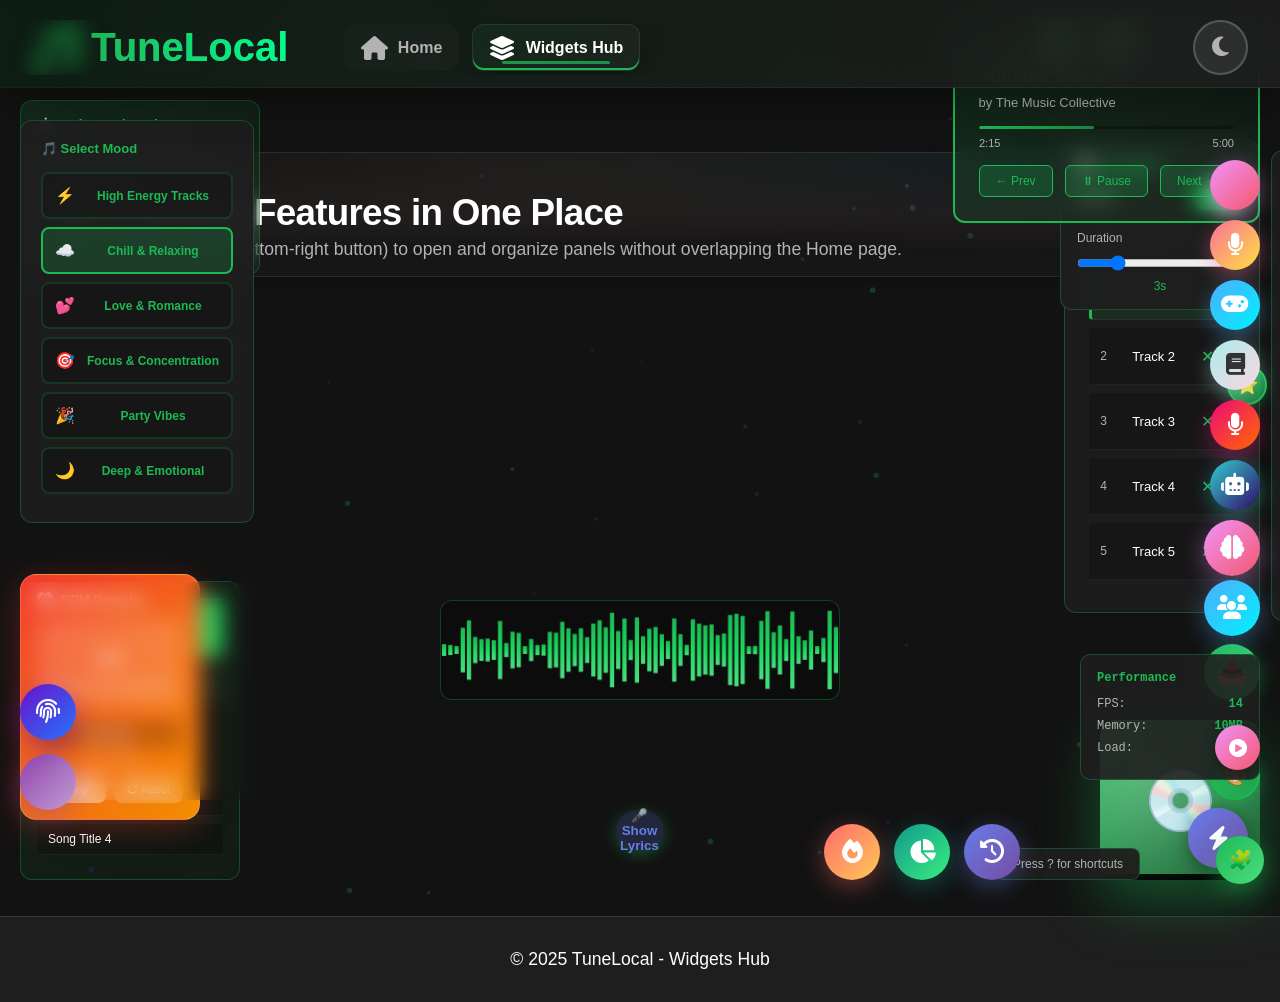
<file: pages/widgets.html>
<!DOCTYPE html>
<html lang="en">
<head>
    <meta charset="UTF-8">
    <meta name="viewport" content="width=device-width, initial-scale=1.0">
    <title>TuneLocal - Widgets Hub</title>
    <meta name="description" content="TuneLocal widgets hub: access all advanced panels in one place.">
    <meta name="theme-color" content="#1db954">
    <link rel="stylesheet" href="../css/styles.css">
    <link rel="stylesheet" href="../css/mobile-player.css">
    <link rel="stylesheet" href="../css/custom-scrollbar.css">
    <link rel="stylesheet" href="../css/music-animations.css">
    <link rel="stylesheet" href="../css/progress-bar.css">
    <link rel="stylesheet" href="../css/lyrics-display.css">
    <link rel="stylesheet" href="../css/queue-manager.css">
    <link rel="stylesheet" href="../css/theme-scheduler.css">
    <link rel="stylesheet" href="../assets/vendor/fontawesome/css/all.min.css">
    <link rel="stylesheet" href="../assets/vendor/sweetalert2/sweetalert2.min.css">
    <link rel="icon" href="data:image/svg+xml,%3Csvg xmlns='http://www.w3.org/2000/svg' viewBox='0 0 100 100'%3E%3Crect width='100' height='100' rx='20' fill='%231db954'/%3E%3Ctext x='50' y='68' text-anchor='middle' font-size='64' font-family='Segoe UI Emoji'%3E%F0%9F%8E%B5%3C/text%3E%3C/svg%3E">
</head>
<body>
    <nav class="navbar" role="navigation" aria-label="Primary">
        <div class="nav-container">
            <div class="logo">
                <i class="fas fa-music"></i>
                <span>TuneLocal</span>
            </div>
            <div class="nav-links">
                <a href="index.html" class="nav-link">
                    <i class="fas fa-home"></i> Home
                </a>
                <a href="widgets.html" class="nav-link active">
                    <i class="fas fa-layer-group"></i> Widgets Hub
                </a>
            </div>
            <div class="navbar-controls">
                <div class="theme-toggle" tabindex="0" role="button" aria-label="Toggle color theme">
                    <i class="fas fa-moon"></i>
                </div>
            </div>
        </div>
        <div class="nav-quick-strip" aria-label="Quick navigation">
            <a href="index.html" class="nav-link nav-pill">Home</a>
            <a href="widgets.html" class="nav-link nav-pill active">Widgets Hub</a>
        </div>
    </nav>

    <main id="main" class="main-container" role="main">
        <!-- Floating Action Button -->
        <div class="fab-container">
            <button class="fab-button" id="fabButton" aria-label="Quick Actions">
                <i class="fas fa-bolt"></i>
            </button>
            <div class="fab-menu" id="fabMenu">
                <button class="fab-action" onclick="showSection('spotify')" title="Open Spotify">
                    <i class="fab fa-spotify"></i>
                </button>
                <button class="fab-action" onclick="showSection('youtube')" title="Open YouTube">
                    <i class="fab fa-youtube"></i>
                </button>
                <button class="fab-action" onclick="showSection('offline-music')" title="Offline Music">
                    <i class="fas fa-download"></i>
                </button>
                <button class="fab-action" onclick="showSection('playlists')" title="Playlists">
                    <i class="fas fa-list-ul"></i>
                </button>
            </div>
        </div>

        <section class="section active">
            <div class="section-masthead">
                <div class="masthead-left">
                    <span class="masthead-eyebrow"><i class="fas fa-layer-group"></i> Widgets Hub</span>
                    <h2 class="masthead-title">All Floating Features in One Place</h2>
                    <p class="masthead-subtitle">Use the Widgets dock (bottom-right button) to open and organize panels without overlapping the Home page.</p>
                </div>
                <div class="masthead-accent"><i class="fas fa-layer-group"></i></div>
            </div>
        </section>
    </main>

    <footer class="footer">
        <p>&copy; 2025 TuneLocal - Widgets Hub</p>
    </footer>

    <div id="ariaLive" class="sr-only" aria-live="polite" aria-atomic="true"></div>

    <!-- Widget Scripts (Hub Only) -->
    <script src="../js/realtime-lyrics-sync.js"></script>
    <script src="../js/waveform-visualizer.js"></script>
    <script src="../js/crossfade-transitions.js"></script>
    <script src="../js/advanced-queue-manager.js"></script>
    <script src="../js/global-keyboard-shortcuts.js"></script>
    <script src="../js/download-progress-tracker.js"></script>
    <script src="../js/social-share-manager.js"></script>
    <script src="../js/track-rating-system.js"></script>
    <script src="../js/advanced-music-filters.js"></script>
    <script src="../js/playlist-import-export.js"></script>
    <script src="../js/volume-normalizer.js"></script>
    <script src="../js/audio-effects-panel.js"></script>
    <script src="../js/mini-player-mode.js"></script>
    <script src="../js/search-history-tracker.js"></script>
    <script src="../js/floating-music-notes.js"></script>
    <script src="../js/quick-bookmarks-sidebar.js"></script>

    <script src="../js/listening-mood-analyzer.js"></script>
    <script src="../js/collaborative-playlists.js"></script>
    <script src="../js/music-discovery-feed.js"></script>
    <script src="../js/audio-quality-selector.js"></script>
    <script src="../js/smart-notification-system.js"></script>
    <script src="../js/playback-speed-controller.js"></script>
    <script src="../js/equalizer-presets-manager.js"></script>
    <script src="../js/artist-radio-stations.js"></script>
    <script src="../js/music-podcast-integration.js"></script>
    <script src="../js/auto-playlist-generator.js"></script>
    <script src="../js/listening-stats-exporter.js"></script>
    <script src="../js/concert-event-finder.js"></script>
    <script src="../js/user-badges-achievements.js"></script>
    <script src="../js/music-taste-profile.js"></script>
    <script src="../js/music-mood-selector.js"></script>
    <script src="../js/pinned-favorites-widget.js"></script>
    <script src="../js/performance-monitor-widget.js"></script>
    <script src="../js/music-queue-visualizer.js"></script>
    <script src="../js/now-playing-overlay.js"></script>
    <script src="../js/listening-time-tracker.js"></script>
    <script src="../js/floating-mini-player.js"></script>
    <script src="../js/recently-played-widget.js"></script>
    <script src="../js/theme-preset-selector.js"></script>
    <script src="../js/sleep-timer-widget.js"></script>
    <script src="../js/ambient-background.js"></script>
    <script src="../js/analytics-dashboard.js"></script>
    <script src="../js/immersive-album-art.js"></script>
    <script src="../js/lyrics-translation.js"></script>
    <script src="../js/bpm-detector.js"></script>
    <script src="../js/music-timeline.js"></script>
    <script src="../js/playlist-analytics.js"></script>
    <script src="../js/smart-wake-alarm.js"></script>
    <script src="../js/music-karaoke.js"></script>
    <script src="../js/listening-heatmap.js"></script>
    <script src="../js/music-trivia.js"></script>
    <script src="../js/music-journal.js"></script>
    <script src="../js/setlist-creator.js"></script>
    <script src="../js/voice-control.js"></script>
    <script src="../js/song-recommender-ai.js"></script>
    <script src="../js/audio-fingerprinting.js"></script>
    <script src="../js/music-memory-game.js"></script>
    <script src="../js/collaborative-queue.js"></script>

    <script src="../js/widget-layout-manager.js"></script>
    <script src="../js/fab-menu.js"></script>

    <script src="../assets/vendor/sweetalert2/sweetalert2.all.min.js"></script>
    <script src="../js/widgets-hub.js"></script>
</body>
</html>
</file>
<file: styles.css>
/* Import Google Fonts */
@import url('https://fonts.googleapis.com/css2?family=Poppins:wght@300;400;500;600;700;800&display=swap');

/* CSS Variables */
:root {
    --primary-color: #1db954;
    --secondary-color: #ff0050;
    --youtube-color: #ff0000;
    --accent-electric: #7cf5ff;
    --accent-warm: #ffb347;
    --accent-deep: #0ef0c9;
    --bg-dark: #121212;
    --bg-light: #1e1e1e;
    --bg-card: #282828;
    --bg-elevated: #0f0f0f;
    --text-primary: #ffffff;
    --text-secondary: #b3b3b3;
    --gradient-1: linear-gradient(135deg, #667eea 0%, #764ba2 100%);
    --gradient-2: linear-gradient(135deg, #f093fb 0%, #f5576c 100%);
    --gradient-3: linear-gradient(135deg, #4facfe 0%, #00f2fe 100%);
    --gradient-animated: linear-gradient(-45deg, #667eea, #764ba2, #f093fb, #f5576c);
    --gradient-mesh: radial-gradient(at 40% 20%, hsla(28,100%,74%,0.3) 0px, transparent 50%),
                     radial-gradient(at 80% 0%, hsla(189,100%,56%,0.3) 0px, transparent 50%),
                     radial-gradient(at 0% 50%, hsla(355,100%,93%,0.3) 0px, transparent 50%),
                     radial-gradient(at 80% 50%, hsla(340,100%,76%,0.3) 0px, transparent 50%);
    --texture-grain: url("data:image/svg+xml,%3Csvg xmlns='http://www.w3.org/2000/svg' viewBox='0 0 160 160'%3E%3Cfilter id='n'%3E%3CfeTurbulence type='fractalNoise' baseFrequency='0.65' numOctaves='4' stitchTiles='stitch'/%3E%3C/filter%3E%3Crect width='100%25' height='100%25' filter='url(%23n)' opacity='0.35'/%3E%3C/svg%3E");
    --shadow-sm: 0 2px 8px rgba(0, 0, 0, 0.3);
    --shadow-md: 0 4px 16px rgba(0, 0, 0, 0.4);
    --shadow-lg: 0 8px 32px rgba(0, 0, 0, 0.5);
    --shadow-soft: 0 12px 40px rgba(0, 0, 0, 0.35);
    --shadow-strong: 0 24px 70px rgba(0, 0, 0, 0.5);
    --card-border: rgba(255, 255, 255, 0.08);
    --card-border-strong: rgba(255, 255, 255, 0.15);
    --transition-fast: 0.18s cubic-bezier(0.4, 0, 0.2, 1);
    --transition: all 0.3s cubic-bezier(0.4, 0, 0.2, 1);
    
    /* Increased font sizes */
    --base-font-size: 18px;
    --small-font: 1rem;
    --medium-font: 1.2rem;
    --large-font: 1.5rem;
}

/* Dark Theme (default) */
body.light-theme {
    --bg-dark: #f5f5f5;
    --bg-light: #ffffff;
    --bg-card: #ffffff;
    --text-primary: #121212;
    --text-secondary: #666666;
}

/* Reset & Base Styles */
* {
    margin: 0;
    padding: 0;
    box-sizing: border-box;
}

body {
    font-family: 'Poppins', sans-serif;
    background: var(--bg-dark);
    color: var(--text-primary);
    overflow-x: hidden;
    position: relative;
    min-height: 100vh;
    font-size: var(--base-font-size);
}

/* Texture overlay so gradients feel less flat */
.grain-overlay {
    position: fixed;
    inset: 0;
    pointer-events: none;
    background-image: var(--texture-grain);
    opacity: 0.25;
    mix-blend-mode: soft-light;
    z-index: -1;
}

/* Reusable surface styles */
.surface-card {
    background: var(--bg-card);
    border: 1px solid var(--card-border);
    border-radius: 16px;
    box-shadow: var(--shadow-md);
    transition: var(--transition);
}

.surface-card:hover {
    border-color: var(--card-border-strong);
    box-shadow: var(--shadow-soft);
    transform: translateY(-4px);
}

.surface-card[data-state="loading"] {
    position: relative;
    overflow: hidden;
}

.surface-card[data-state="loading"]::after {
    content: '';
    position: absolute;
    inset: 0;
    background: linear-gradient(120deg, transparent 35%, rgba(255,255,255,0.08) 50%, transparent 65%);
    animation: shimmer 1.6s infinite;
}

@keyframes shimmer {
    0% { transform: translateX(-100%); }
    100% { transform: translateX(100%); }
}

/* Section masthead pattern */
.section-masthead {
    display: flex;
    align-items: center;
    justify-content: space-between;
    gap: 1.5rem;
    margin: 0 0 2.5rem 0;
    padding: 1rem 1.25rem;
    border-radius: 14px;
    background: rgba(255, 255, 255, 0.02);
    border: 1px solid var(--card-border);
    box-shadow: var(--shadow-sm);
}

.section-masthead i {
    opacity: 0.9;
}

.masthead-left {
    display: flex;
    flex-direction: column;
    gap: 0.35rem;
}

.masthead-eyebrow {
    display: inline-flex;
    align-items: center;
    gap: 0.5rem;
    font-size: 0.95rem;
    letter-spacing: 0.08em;
    text-transform: uppercase;
    color: var(--text-secondary);
}

.masthead-title {
    font-size: 2.3rem;
    font-weight: 800;
    letter-spacing: -0.02em;
}

.masthead-subtitle {
    color: var(--text-secondary);
    font-size: 1.1rem;
}

.masthead-accent {
    width: 40px;
    height: 40px;
    border-radius: 12px;
    display: grid;
    place-items: center;
    background: linear-gradient(135deg, var(--primary-color), var(--accent-electric));
    color: #0b0b0b;
    box-shadow: 0 10px 30px rgba(0,0,0,0.35);
}

.pill-badge {
    display: inline-flex;
    align-items: center;
    gap: 0.35rem;
    padding: 0.35rem 0.75rem;
    border-radius: 999px;
    background: rgba(255, 255, 255, 0.06);
    border: 1px solid var(--card-border);
    color: var(--text-secondary);
    font-size: 0.95rem;
}

/* Screen-reader-only utility */
.sr-only {
    position: absolute;
    width: 1px;
    height: 1px;
    padding: 0;
    margin: -1px;
    overflow: hidden;
    clip: rect(0, 0, 0, 0);
    white-space: nowrap;
    border: 0;
}

/* Skip link for accessibility */
.skip-link {
    position: absolute;
    left: -9999px;
    top: -9999px;
    background: var(--primary-color);
    color: #fff;
    padding: 0.75rem 1rem;
    border-radius: 8px;
    z-index: 2000;
}

.skip-link:focus {
    left: 1rem;
    top: 1rem;
}

/* Background Animation */
.bg-animation {
    position: fixed;
    top: 0;
    left: 0;
    width: 100%;
    height: 100%;
    z-index: -1;
    overflow: hidden;
}

.wave {
    position: absolute;
    width: 200%;
    height: 200%;
    background: radial-gradient(circle, rgba(29, 185, 84, 0.1) 0%, transparent 70%);
    animation: wave-animation 20s infinite linear;
}

.wave1 {
    top: -50%;
    left: -50%;
    animation-duration: 25s;
}

.wave2 {
    top: -30%;
    left: -30%;
    background: radial-gradient(circle, rgba(255, 0, 80, 0.08) 0%, transparent 70%);
    animation-duration: 30s;
    animation-direction: reverse;
}

.wave3 {
    top: -40%;
    left: -40%;
    background: radial-gradient(circle, rgba(102, 126, 234, 0.06) 0%, transparent 70%);
    animation-duration: 35s;
}

@keyframes wave-animation {
    0% {
        transform: rotate(0deg);
    }
    100% {
        transform: rotate(360deg);
    }
}

/* Navbar with Animated Gradient */
.navbar {
    background: linear-gradient(135deg, rgba(12, 12, 12, 0.95) 0%, rgba(30, 30, 30, 0.9) 100%);
    backdrop-filter: blur(16px);
    padding: 1.25rem 0 0.75rem 0;
    position: sticky;
    top: 0;
    z-index: 1000;
    box-shadow: var(--shadow-soft);
    border-bottom: 1px solid var(--card-border);
    position: relative;
    overflow: hidden;
}

.navbar::before {
    content: '';
    position: absolute;
    top: 0;
    left: -100%;
    width: 200%;
    height: 100%;
    background: linear-gradient(90deg, 
        transparent 0%, 
        rgba(29, 185, 84, 0.1) 50%, 
        transparent 100%
    );
    animation: navbarShine 8s infinite;
}

@keyframes navbarShine {
    0%, 100% {
        left: -100%;
    }
    50% {
        left: 100%;
    }
}

.nav-container {
    max-width: 100%;
    margin: 0 auto;
    padding: 0 2rem;
    display: flex;
    justify-content: flex-start;
    align-items: center;
    gap: 1.5rem;
    overflow-x: auto;
    overflow-y: hidden;
    scrollbar-width: thin;
    scrollbar-color: var(--primary-color) rgba(255, 255, 255, 0.1);
}

/* Custom scrollbar for webkit browsers */
.nav-container::-webkit-scrollbar {
    height: 6px;
}

.nav-container::-webkit-scrollbar-track {
    background: rgba(255, 255, 255, 0.05);
    border-radius: 10px;
}

.nav-container::-webkit-scrollbar-thumb {
    background: var(--primary-color);
    border-radius: 10px;
}

.nav-container::-webkit-scrollbar-thumb:hover {
    background: var(--accent-electric);
}

.logo {
    display: flex;
    align-items: center;
    gap: 0.7rem;
    font-size: 2.5rem;
    font-weight: 700;
    background: var(--gradient-1);
    -webkit-background-clip: text;
    -webkit-text-fill-color: transparent;
    background-clip: text;
    flex-shrink: 0;
    margin-right: 2rem;
}

.logo i {
    font-size: 3rem;
    color: var(--primary-color);
    animation: pulse 2s infinite;
}

@keyframes pulse {
    0%, 100% {
        transform: scale(1);
    }
    50% {
        transform: scale(1.1);
    }
}

.nav-links {
    display: flex;
    gap: 0.8rem;
    flex-shrink: 0;
    white-space: nowrap;
}

.nav-link {
    color: var(--text-secondary);
    text-decoration: none;
    font-weight: 600;
    transition: var(--transition-fast);
    display: inline-flex;
    align-items: center;
    gap: 0.6rem;
    padding: 0.65rem 1rem;
    border-radius: 12px;
    position: relative;
    font-size: 1rem;
    border: 1px solid transparent;
    background: rgba(255, 255, 255, 0.02);
}

.nav-link i {
    font-size: 1.5rem;
}

.nav-link::before {
    content: '';
    position: absolute;
    left: 50%;
    bottom: 6px;
    width: 0;
    height: 3px;
    background: var(--primary-color);
    border-radius: 999px;
    opacity: 0.75;
    transition: var(--transition-fast);
    transform: translateX(-50%);
}

.nav-link:hover,
.nav-link.active {
    color: var(--text-primary);
    border-color: var(--card-border);
    background: linear-gradient(120deg, rgba(29,185,84,0.08), rgba(255,255,255,0.03));
    box-shadow: inset 0 -2px var(--primary-color), 0 10px 30px rgba(0,0,0,0.25);
}

.nav-link:hover::before,
.nav-link.active::before {
    width: 65%;
}

/* Strong focus styles for keyboard users */
.nav-link:focus-visible,
.btn:focus-visible,
.search-input:focus-visible,
.url-input:focus-visible,
.form-input:focus-visible,
.quick-link:focus-visible {
    outline: 3px solid var(--primary-color);
    outline-offset: 2px;
    box-shadow: 0 0 0 4px rgba(29,185,84,0.25);
}

.navbar-controls {
    display: flex;
    align-items: center;
    gap: 1.5rem;
    margin-left: auto;
}

.profile-button {
    background: rgba(29, 185, 84, 0.15);
    border: 2px solid rgba(29, 185, 84, 0.3);
    border-radius: 50%;
    width: 50px;
    height: 50px;
    display: flex;
    align-items: center;
    justify-content: center;
    cursor: pointer;
    transition: var(--transition);
    position: relative;
    flex-shrink: 0;
}

.profile-button:hover {
    background: rgba(29, 185, 84, 0.25);
    border-color: var(--primary-color);
    box-shadow: 0 0 20px rgba(29, 185, 84, 0.3);
}

.profile-avatar-mini {
    width: 100%;
    height: 100%;
    display: flex;
    align-items: center;
    justify-content: center;
    font-size: 1.5rem;
    color: var(--primary-color);
    font-weight: 700;
}

.profile-dropdown {
    position: absolute;
    top: 70px;
    right: 0;
    background: rgba(40, 40, 40, 0.95);
    backdrop-filter: blur(10px);
    border: 1px solid rgba(255, 255, 255, 0.1);
    border-radius: 15px;
    min-width: 250px;
    box-shadow: var(--shadow-lg);
    opacity: 0;
    visibility: hidden;
    transform: translateY(-10px);
    transition: var(--transition);
    z-index: 1001;
}

.profile-dropdown.active {
    opacity: 1;
    visibility: visible;
    transform: translateY(0);
}

.profile-dropdown-header {
    padding: 1.25rem;
    display: flex;
    gap: 1rem;
    align-items: center;
}

.profile-dropdown-avatar {
    width: 50px;
    height: 50px;
    border-radius: 50%;
    background: linear-gradient(135deg, #667eea 0%, #764ba2 100%);
    display: flex;
    align-items: center;
    justify-content: center;
    font-size: 1.5rem;
    color: white;
    font-weight: 700;
    flex-shrink: 0;
}

.profile-dropdown-info {
    flex: 1;
    min-width: 0;
}

.profile-dropdown-name {
    font-weight: 700;
    color: var(--text-primary);
    font-size: 1rem;
    white-space: nowrap;
    overflow: hidden;
    text-overflow: ellipsis;
}

.profile-dropdown-username {
    font-size: 0.85rem;
    color: var(--text-secondary);
    white-space: nowrap;
    overflow: hidden;
    text-overflow: ellipsis;
}

.profile-dropdown-divider {
    height: 1px;
    background: rgba(255, 255, 255, 0.1);
}

.profile-dropdown-item {
    display: flex;
    align-items: center;
    gap: 0.75rem;
    padding: 1rem 1.25rem;
    color: var(--text-primary);
    text-decoration: none;
    transition: var(--transition);
    border-left: 3px solid transparent;
}

.profile-dropdown-item:hover {
    background: rgba(255, 255, 255, 0.05);
    border-left-color: var(--primary-color);
    color: var(--primary-color);
}

.profile-dropdown-item.logout {
    color: #ff6b9d;
    border-left-color: transparent;
}

.profile-dropdown-item.logout:hover {
    border-left-color: #ff6b9d;
    background: rgba(255, 0, 80, 0.1);
}

.theme-toggle {
    cursor: pointer;
    font-size: 2.5rem;
    color: var(--text-secondary);
    transition: var(--transition);
    padding: 0.7rem;
    flex-shrink: 0;
}

.theme-toggle:hover {
    color: var(--primary-color);
    transform: rotate(20deg);
}

.nav-quick-strip {
    display: none;
    max-width: 1400px;
    margin: 0.5rem auto 0.25rem auto;
    padding: 0 2rem 0.75rem 2rem;
    gap: 0.75rem;
    overflow-x: auto;
    scrollbar-width: none;
}

.nav-quick-strip::-webkit-scrollbar {
    display: none;
}

.nav-pill {
    padding: 0.55rem 1rem;
    font-size: 1rem;
    border-radius: 999px;
    background: rgba(255, 255, 255, 0.04);
    border: 1px solid var(--card-border);
}

/* Main Container */
.main-container {
    max-width: 1400px;
    margin: 0 auto;
    padding: 3rem 2rem;
    padding-top: 4rem;
    padding-bottom: 8rem;
    min-height: calc(100vh - 200px);
}

/* Sections with Animated Gradient Overlay */
.section {
    display: none;
    animation: fadeIn 0.5s ease-in-out;
    position: relative;
}

.section::before {
    content: '';
    position: absolute;
    top: 0;
    left: 0;
    right: 0;
    bottom: 0;
    background: var(--gradient-mesh);
    opacity: 0.15;
    pointer-events: none;
    z-index: -1;
    animation: gradientShift 15s ease infinite;
}

.section.active {
    display: block;
}

@keyframes fadeIn {
    from {
        opacity: 0;
        transform: translateY(20px);
    }
    to {
        opacity: 1;
        transform: translateY(0);
    }
}

@keyframes gradientShift {
    0%, 100% {
        opacity: 0.15;
        transform: scale(1);
    }
    50% {
        opacity: 0.25;
        transform: scale(1.1);
    }
}

/* Hero Section */
.hero {
    text-align: center;
    padding: 2rem 0 4.5rem 0;
    margin-bottom: 2rem;
}

.hero-layout {
    display: grid;
    grid-template-columns: minmax(0, 1.2fr) minmax(0, 0.9fr);
    gap: 2rem;
    align-items: center;
    text-align: left;
}

.hero-content {
    text-align: left;
}

.hero-badges {
    display: flex;
    flex-wrap: wrap;
    gap: 0.6rem;
    margin: 1rem 0 1.6rem 0;
}

.hero-visual {
    display: flex;
    flex-direction: column;
    gap: 1rem;
}

.hero-now-card {
    padding: 1.5rem;
    background: linear-gradient(145deg, rgba(255,255,255,0.03), rgba(255,255,255,0.01));
}

.hero-now-top {
    display: flex;
    justify-content: space-between;
    align-items: center;
    margin-bottom: 1rem;
}

/* Utility */
.hidden {
    display: none !important;
}

.hero-live {
    color: var(--accent-warm);
    border-color: rgba(255, 179, 71, 0.35);
    background: rgba(255, 179, 71, 0.1);
}

.hero-track {
    display: grid;
    grid-template-columns: auto 1fr auto;
    gap: 1rem;
    align-items: center;
}

.hero-track-art {
    width: 72px;
    height: 72px;
    border-radius: 16px;
    display: grid;
    place-items: center;
    background: linear-gradient(135deg, var(--primary-color), var(--accent-electric));
    color: #0b0b0b;
    font-size: 1.8rem;
    box-shadow: 0 12px 30px rgba(0,0,0,0.35);
}

.hero-track-meta h3 {
    font-size: 1.6rem;
    margin-bottom: 0.3rem;
}

.hero-track-meta .meta {
    color: var(--text-secondary);
}

.hero-track-cta .icon-btn {
    border: 1px solid var(--card-border);
    background: rgba(255,255,255,0.04);
    color: var(--text-primary);
}

.hero-track-cta .icon-btn:hover {
    background: rgba(29,185,84,0.15);
    color: var(--primary-color);
}

.hero-meter {
    margin-top: 1.4rem;
    display: grid;
    gap: 0.4rem;
}

.meter-label {
    font-size: 0.95rem;
    color: var(--text-secondary);
}

.meter-bars {
    display: grid;
    grid-template-columns: repeat(4, 1fr);
    gap: 0.5rem;
}

.meter-bar {
    height: 10px;
    border-radius: 999px;
    background: linear-gradient(90deg, var(--primary-color), var(--accent-electric));
    animation: meterPulse 1.8s ease-in-out infinite;
}

.meter-bar:nth-child(2) { animation-delay: 0.2s; }
.meter-bar:nth-child(3) { animation-delay: 0.4s; }
.meter-bar:nth-child(4) { animation-delay: 0.6s; }

@keyframes meterPulse {
    0%, 100% { transform: scaleX(0.85); opacity: 0.6; }
    50% { transform: scaleX(1); opacity: 1; }
}

.hero-trust {
    display: grid;
    grid-template-columns: repeat(auto-fit, minmax(180px, 1fr));
    gap: 0.9rem;
    padding: 1rem;
}

.trust-item {
    display: flex;
    gap: 0.75rem;
    align-items: center;
}

.trust-item i {
    width: 42px;
    height: 42px;
    border-radius: 12px;
    display: grid;
    place-items: center;
    background: rgba(255, 255, 255, 0.06);
    border: 1px solid var(--card-border);
    color: var(--primary-color);
}

.eyebrow {
    font-size: 0.95rem;
    letter-spacing: 0.05em;
    text-transform: uppercase;
    color: var(--text-secondary);
}
.hero-content h1 {
    font-size: 5rem;
    font-weight: 800;
    margin-bottom: 1rem;
    background: var(--gradient-1);
    -webkit-background-clip: text;
    -webkit-text-fill-color: transparent;
    background-clip: text;
}

/* Glitch Effect */
.glitch {
    position: relative;
    animation: glitch 5s infinite;
}

.glitch::before,
.glitch::after {
    content: attr(data-text);
    position: absolute;
    top: 0;
    left: 0;
    width: 100%;
    height: 100%;
    background: var(--bg-dark);
}

.glitch::before {
    left: 2px;
    text-shadow: -2px 0 #ff00de;
    clip: rect(24px, 550px, 90px, 0);
    animation: glitch-anim-2 3s infinite linear alternate-reverse;
}

.glitch::after {
    left: -2px;
    text-shadow: -2px 0 #00fff9;
    clip: rect(85px, 550px, 140px, 0);
    animation: glitch-anim 2.5s infinite linear alternate-reverse;
}

@keyframes glitch-anim {
    0% {
        clip: rect(63px, 9999px, 100px, 0);
    }
    20% {
        clip: rect(21px, 9999px, 86px, 0);
    }
    40% {
        clip: rect(42px, 9999px, 24px, 0);
    }
    60% {
        clip: rect(95px, 9999px, 52px, 0);
    }
    80% {
        clip: rect(16px, 9999px, 71px, 0);
    }
    100% {
        clip: rect(88px, 9999px, 39px, 0);
    }
}

@keyframes glitch-anim-2 {
    0% {
        clip: rect(91px, 9999px, 43px, 0);
    }
    20% {
        clip: rect(76px, 9999px, 12px, 0);
    }
    40% {
        clip: rect(34px, 9999px, 67px, 0);
    }
    60% {
        clip: rect(58px, 9999px, 89px, 0);
    }
    80% {
        clip: rect(22px, 9999px, 98px, 0);
    }
    100% {
        clip: rect(45px, 9999px, 61px, 0);
    }
}

.hero-subtitle {
    font-size: 1.6rem;
    color: var(--text-secondary);
    margin-bottom: 2rem;
}

.hero-buttons {
    display: flex;
    gap: 1rem;
    justify-content: center;
    flex-wrap: wrap;
    align-items: center;
    margin-bottom: 2.5rem;
}

/* Stats Container */
.stats-container {
    display: grid;
    grid-template-columns: repeat(auto-fit, minmax(200px, 1fr));
    gap: 2rem;
    margin-top: 4rem;
    margin-bottom: 6rem;
}

.stat-card {
    background: rgba(40, 40, 40, 0.6);
    backdrop-filter: blur(15px);
    -webkit-backdrop-filter: blur(15px);
    padding: 2rem;
    border-radius: 16px;
    box-shadow: var(--shadow-md);
    transition: var(--transition);
    border: 1px solid rgba(255, 255, 255, 0.1);
}

.stat-card:hover {
    transform: translateY(-10px);
    box-shadow: var(--shadow-lg);
    background: rgba(40, 40, 40, 0.8);
    border-color: rgba(29, 185, 84, 0.5);
}

.stat-card i {
    font-size: 4rem;
    background: var(--gradient-2);
    -webkit-background-clip: text;
    -webkit-text-fill-color: transparent;
    background-clip: text;
    margin-bottom: 1rem;
}

.stat-card h3 {
    font-size: 3rem;
    font-weight: 700;
    margin-bottom: 0.5rem;
}

.stat-card p {
    color: var(--text-secondary);
    font-size: 1.2rem;
}

/* Section Header */
.section-header {
    text-align: center;
    margin-bottom: 3rem;
    margin-top: 2rem;
}

.section-header h2 {
    font-size: 3rem;
    font-weight: 700;
    margin-bottom: 0.5rem;
}

.section-header p {
    color: var(--text-secondary);
    font-size: 1.4rem;
}

/* Player Container - Glassmorphism */
.player-container {
    background: rgba(40, 40, 40, 0.7);
    backdrop-filter: blur(20px);
    -webkit-backdrop-filter: blur(20px);
    padding: 2rem;
    border-radius: 20px;
    box-shadow: var(--shadow-lg);
    border: 1px solid rgba(255, 255, 255, 0.1);
}

.spotify-input-group,
.youtube-input-group {
    display: flex;
    gap: 1rem;
    margin-bottom: 2rem;
}

.url-input {
    flex: 1;
    padding: 1.2rem 1.8rem;
    border: 2px solid rgba(255, 255, 255, 0.1);
    border-radius: 12px;
    background: var(--bg-light);
    color: var(--text-primary);
    font-size: 1.2rem;
    transition: var(--transition);
    font-family: 'Poppins', sans-serif;
}

.url-input:focus {
    outline: none;
    border-color: var(--primary-color);
    box-shadow: 0 0 0 3px rgba(29, 185, 84, 0.1);
}

/* Buttons with Ripple Effect */
.btn {
    padding: 1.2rem 2.5rem;
    border: none;
    border-radius: 12px;
    font-size: 1.2rem;
    font-weight: 600;
    cursor: pointer;
    transition: var(--transition);
    display: inline-flex;
    align-items: center;
    gap: 0.5rem;
    font-family: 'Poppins', sans-serif;
    position: relative;
    overflow: hidden;
}

.btn::before {
    content: '';
    position: absolute;
    top: 50%;
    left: 50%;
    width: 0;
    height: 0;
    border-radius: 50%;
    background: rgba(255, 255, 255, 0.3);
    transform: translate(-50%, -50%);
    transition: width 0.6s, height 0.6s;
}

.btn:active::before {
    width: 300px;
    height: 300px;
}

.btn-primary {
    background: var(--primary-color);
    color: white;
}

.btn-primary:hover {
    background: #1ed760;
    transform: translateY(-2px);
    box-shadow: var(--shadow-md);
}

.btn-primary:active {
    transform: translateY(0px);
}

.btn-secondary {
    background: var(--bg-light);
    color: var(--text-primary);
    border: 2px solid rgba(255, 255, 255, 0.1);
}

.btn-secondary:hover {
    background: var(--bg-card);
    border-color: var(--primary-color);
    transform: translateY(-2px);
}

.btn-secondary:active {
    transform: translateY(0px);
}

/* Player Wrapper */
.player-wrapper {
    width: 100%;
    min-height: 400px;
    border-radius: 16px;
    overflow: hidden;
    background: var(--bg-light);
    display: flex;
    align-items: center;
    justify-content: center;
}

.player-wrapper iframe {
    width: 100%;
    height: 100%;
    min-height: 400px;
    border: none;
    border-radius: 16px;
}

.youtube-wrapper {
    min-height: 500px;
}

.youtube-wrapper iframe {
    min-height: 500px;
}

.default-player {
    text-align: center;
    padding: 3rem;
}

.default-player i {
    font-size: 6rem;
    color: var(--text-secondary);
    margin-bottom: 1rem;
    opacity: 0.5;
}

.default-player h3 {
    font-size: 2rem;
    margin-bottom: 0.5rem;
}

.default-player p {
    color: var(--text-secondary);
    font-size: 1.3rem;
}

/* Quick Links */
.quick-links {
    margin-top: 3rem;
}

.quick-links h3 {
    font-size: 2rem;
    margin-bottom: 1.5rem;
    text-align: center;
}

.preset-cards {
    display: grid;
    grid-template-columns: repeat(auto-fit, minmax(200px, 1fr));
    gap: 1.5rem;
}

.preset-card {
    background: radial-gradient(120% 120% at 20% 20%, rgba(124,245,255,0.2), transparent 40%),
                radial-gradient(120% 120% at 80% 0%, rgba(255,179,71,0.18), transparent 45%),
                var(--bg-card);
    padding: 2rem;
    border-radius: 18px;
    cursor: pointer;
    transition: var(--transition);
    text-align: center;
    box-shadow: var(--shadow-md);
    perspective: 1000px;
    transform-style: preserve-3d;
    border: 1px solid var(--card-border);
    position: relative;
}

.preset-card:nth-child(2) {
    background: radial-gradient(110% 120% at 15% 15%, rgba(255,0,80,0.18), transparent 45%),
                var(--bg-card);
}

.preset-card:nth-child(3) {
    background: radial-gradient(110% 120% at 10% 20%, rgba(79,172,254,0.2), transparent 45%),
                var(--bg-card);
}

.preset-card:hover {
    transform: translateY(-10px) rotateX(5deg) rotateY(5deg) scale(1.05);
    box-shadow: var(--shadow-strong);
    border-color: var(--card-border-strong);
}

.preset-card i {
    font-size: 3.5rem;
    margin-bottom: 1rem;
    color: var(--primary-color);
}

.preset-card span {
    display: block;
    font-weight: 600;
    color: var(--text-primary);
    font-size: 1.4rem;
}

.preset-card[data-state="loading"],
.service-card[data-state="loading"],
.quick-link[data-state="loading"] {
    position: relative;
    overflow: hidden;
}

.preset-card[data-state="loading"]::after,
.service-card[data-state="loading"]::after,
.quick-link[data-state="loading"]::after {
    content: '';
    position: absolute;
    inset: 0;
    background: linear-gradient(120deg, transparent 35%, rgba(255,255,255,0.08) 50%, transparent 65%);
    animation: shimmer 1.6s infinite;
}

/* Downloader Section */
.downloader-container {
    max-width: 1200px;
    margin: 0 auto;
}

.download-service-cards {
    display: grid;
    grid-template-columns: repeat(auto-fit, minmax(250px, 1fr));
    gap: 2rem;
    margin-bottom: 3rem;
}

.service-card {
    background: radial-gradient(120% 120% at 20% 20%, rgba(29,185,84,0.18), transparent 40%),
                radial-gradient(120% 120% at 80% 0%, rgba(255,0,80,0.18), transparent 45%),
                var(--bg-card);
    padding: 2.5rem 2rem;
    border-radius: 18px;
    text-align: center;
    box-shadow: var(--shadow-md);
    transition: var(--transition);
    perspective: 1000px;
    transform-style: preserve-3d;
    border: 1px solid var(--card-border);
    position: relative;
}

.service-card:nth-child(2) {
    background: radial-gradient(110% 120% at 20% 10%, rgba(255,0,80,0.2), transparent 45%),
                var(--bg-card);
}

.service-card:nth-child(3) {
    background: radial-gradient(110% 120% at 20% 20%, rgba(79,172,254,0.22), transparent 45%),
                var(--bg-card);
}

.service-card:hover {
    transform: translateY(-10px) rotateX(5deg) scale(1.05);
    box-shadow: var(--shadow-strong);
    border-color: var(--card-border-strong);
}

.service-card i {
    font-size: 4rem;
    color: var(--primary-color);
    margin-bottom: 1rem;
}

.service-card h3 {
    color: var(--text-primary);
    font-size: 1.8rem;
    margin-bottom: 0.5rem;
}

.service-card p {
    color: var(--text-secondary);
    font-size: 1.2rem;
}

.download-input-section {
    background: var(--bg-card);
    padding: 2.5rem;
    border-radius: 16px;
    margin-bottom: 3rem;
    box-shadow: var(--shadow-md);
}

.download-input-section h3 {
    font-size: 1.8rem;
    margin-bottom: 1.5rem;
}

.download-input-group {
    display: flex;
    gap: 1rem;
}

.download-timeline {
    display: grid;
    grid-template-columns: repeat(auto-fit, minmax(220px, 1fr));
    gap: 1rem;
    padding: 1.25rem 1.5rem;
    margin-bottom: 3rem;
}

.timeline-step {
    display: grid;
    grid-template-columns: auto 1fr;
    gap: 0.75rem;
    align-items: center;
    padding: 0.75rem;
    border-radius: 12px;
    border: 1px solid var(--card-border);
    background: rgba(255, 255, 255, 0.02);
}

.timeline-step.active {
    border-color: var(--primary-color);
    box-shadow: 0 10px 25px rgba(29,185,84,0.15);
}

.step-dot {
    width: 14px;
    height: 14px;
    border-radius: 50%;
    background: var(--primary-color);
    box-shadow: 0 0 0 6px rgba(29,185,84,0.18);
}

.video-info-section {
    background: var(--bg-card);
    padding: 2.5rem;
    border-radius: 16px;
    margin-bottom: 3rem;
    box-shadow: var(--shadow-md);
}

.video-info-section h3 {
    font-size: 1.8rem;
    margin-bottom: 1.5rem;
}

.video-info-card {
    display: flex;
    gap: 2rem;
    background: var(--bg-light);
    padding: 2rem;
    border-radius: 12px;
    align-items: center;
}

.video-thumbnail {
    width: 180px;
    height: 135px;
    background: var(--gradient-1);
    border-radius: 12px;
    display: flex;
    align-items: center;
    justify-content: center;
    flex-shrink: 0;
    overflow: hidden;
}

.video-thumbnail i {
    font-size: 4rem;
    color: white;
}

.video-thumbnail img {
    width: 100%;
    height: 100%;
    object-fit: cover;
}

.video-details {
    flex: 1;
}

.video-details h4 {
    font-size: 1.6rem;
    margin-bottom: 0.7rem;
    color: var(--text-primary);
}

.video-details p {
    font-size: 1.2rem;
    color: var(--text-secondary);
    margin-bottom: 0.3rem;
}

.download-services {
    background: var(--bg-card);
    padding: 2.5rem;
    border-radius: 16px;
    margin-bottom: 3rem;
    box-shadow: var(--shadow-md);
}

.download-services h3 {
    font-size: 1.8rem;
    margin-bottom: 0.5rem;
}

.services-note {
    color: var(--text-secondary);
    font-size: 1.2rem;
    margin-bottom: 2rem;
}

.service-buttons {
    display: grid;
    grid-template-columns: repeat(auto-fit, minmax(200px, 1fr));
    gap: 1.5rem;
}

.service-btn {
    background: var(--bg-light);
    border: 2px solid rgba(255, 255, 255, 0.1);
    padding: 1.5rem;
    border-radius: 12px;
    cursor: pointer;
    transition: var(--transition);
    display: flex;
    flex-direction: column;
    align-items: center;
    gap: 0.5rem;
    text-align: center;
}

.service-btn:disabled {
    opacity: 0.5;
    cursor: not-allowed;
}

.service-btn:not(:disabled):hover {
    border-color: var(--primary-color);
    background: rgba(29, 185, 84, 0.1);
    transform: translateY(-3px);
    box-shadow: var(--shadow-md);
}

.service-btn i {
    font-size: 2.5rem;
    color: var(--primary-color);
}

.service-btn span {
    font-size: 1.3rem;
    font-weight: 600;
    color: var(--text-primary);
}

.service-btn small {
    font-size: 1rem;
    color: var(--text-secondary);
}

.download-instructions {
    background: var(--bg-card);
    padding: 2.5rem;
    border-radius: 16px;
    margin-bottom: 3rem;
    box-shadow: var(--shadow-md);
}

.download-instructions h3 {
    font-size: 1.8rem;
    margin-bottom: 2rem;
}

.instruction-steps {
    display: grid;
    gap: 1.5rem;
}

.step {
    display: flex;
    gap: 1.5rem;
    align-items: flex-start;
}

.step-number {
    width: 50px;
    height: 50px;
    background: var(--primary-color);
    color: white;
    border-radius: 50%;
    display: flex;
    align-items: center;
    justify-content: center;
    font-size: 1.5rem;
    font-weight: 700;
    flex-shrink: 0;
}

.step-content {
    flex: 1;
}

.step-content h4 {
    font-size: 1.4rem;
    margin-bottom: 0.5rem;
    color: var(--text-primary);
}

.step-content p {
    font-size: 1.2rem;
    color: var(--text-secondary);
}

.quick-access-section {
    background: var(--bg-card);
    padding: 2.5rem;
    border-radius: 16px;
    box-shadow: var(--shadow-md);
}

.quick-access-section h3 {
    font-size: 1.8rem;
    margin-bottom: 2rem;
}

.quick-links-grid {
    display: grid;
    grid-template-columns: repeat(auto-fit, minmax(200px, 1fr));
    gap: 1.5rem;
}

.quick-link {
    background: var(--bg-light);
    padding: 1.5rem;
    border-radius: 14px;
    text-decoration: none;
    color: var(--text-primary);
    display: flex;
    align-items: center;
    gap: 1rem;
    transition: var(--transition);
    border: 1px solid var(--card-border);
    font-size: 1.2rem;
    font-weight: 600;
    position: relative;
}

.quick-link:hover {
    border-color: var(--card-border-strong);
    background: rgba(29, 185, 84, 0.08);
    transform: translateY(-4px);
    box-shadow: var(--shadow-md);
}

.quick-link i {
    font-size: 1.5rem;
    color: var(--primary-color);
}

/* Offline Music Section */
.offline-music-container {
    max-width: 1200px;
    margin: 0 auto;
}

.storage-top-grid {
    display: grid;
    grid-template-columns: 2fr 1fr;
    gap: 1.5rem;
    align-items: stretch;
    margin-bottom: 2rem;
}

.storage-stats {
    display: grid;
    grid-template-columns: repeat(auto-fit, minmax(250px, 1fr));
    gap: 1.5rem;
    margin-bottom: 3rem;
}

.storage-summary {
    padding: 1.5rem;
    display: grid;
    gap: 0.75rem;
}

.summary-header h4 {
    font-size: 1.3rem;
    margin: 0.4rem 0;
}

.summary-list {
    list-style: none;
    display: grid;
    gap: 0.45rem;
    color: var(--text-secondary);
    padding-left: 0;
}

.summary-list li {
    display: flex;
    gap: 0.6rem;
    align-items: center;
}

.summary-list i {
    color: var(--primary-color);
}

.stat-item {
    background: var(--bg-card);
    padding: 2rem;
    border-radius: 16px;
    display: flex;
    align-items: center;
    gap: 1.5rem;
    box-shadow: var(--shadow-md);
    border: 2px solid rgba(255, 255, 255, 0.1);
    transition: var(--transition);
}

.stat-item:hover {
    border-color: var(--primary-color);
    transform: translateY(-3px);
}

.stat-item i {
    font-size: 3rem;
    color: var(--primary-color);
}

.stat-info {
    display: flex;
    flex-direction: column;
    gap: 0.3rem;
}

.stat-label {
    font-size: 1.1rem;
    color: var(--text-secondary);
}

.stat-value {
    font-size: 1.8rem;
    font-weight: 700;
    color: var(--text-primary);
}

.upload-area {
    background: var(--bg-card);
    border: 3px dashed rgba(255, 255, 255, 0.2);
    border-radius: 20px;
    padding: 4rem 2rem;
    text-align: center;
    margin-bottom: 3rem;
    transition: var(--transition);
    cursor: pointer;
}

.upload-area:hover {
    border-color: var(--primary-color);
    background: rgba(29, 185, 84, 0.05);
    transform: scale(1.01);
}

.upload-area.dragover {
    border-color: var(--primary-color);
    background: rgba(29, 185, 84, 0.1);
    transform: scale(1.02);
}

.upload-area i {
    font-size: 5rem;
    color: var(--primary-color);
    margin-bottom: 1.5rem;
}

.upload-area h3 {
    font-size: 2rem;
    margin-bottom: 1rem;
}

.upload-area p {
    font-size: 1.3rem;
    color: var(--text-secondary);
    margin-bottom: 0.5rem;
}

.upload-info {
    font-size: 1.1rem !important;
    font-style: italic;
}

.now-playing-section {
    background: var(--gradient-1);
    border-radius: 20px;
    padding: 2rem;
    margin-bottom: 3rem;
    box-shadow: var(--shadow-lg);
}

.now-playing-header h3 {
    color: white;
    font-size: 1.8rem;
    margin-bottom: 1.5rem;
}

.now-playing-info {
    display: flex;
    gap: 2rem;
    align-items: center;
    margin-bottom: 1.5rem;
}

.album-art {
    width: 120px;
    height: 120px;
    background: rgba(255, 255, 255, 0.2);
    border-radius: 16px;
    display: flex;
    align-items: center;
    justify-content: center;
    flex-shrink: 0;
}

.album-art i {
    font-size: 4rem;
    color: white;
}

.track-info {
    flex: 1;
}

.track-info h4 {
    color: white;
    font-size: 2rem;
    margin-bottom: 0.5rem;
}

.track-info p {
    color: rgba(255, 255, 255, 0.8);
    font-size: 1.3rem;
}

.player-controls {
    display: flex;
    gap: 1rem;
    justify-content: center;
    margin-top: 1.5rem;
}

.player-control-btn {
    background: rgba(255, 255, 255, 0.12);
    border: 1px solid var(--card-border);
    color: var(--text-primary);
    width: 48px;
    height: 48px;
    border-radius: 14px;
    cursor: pointer;
    transition: var(--transition-fast);
    display: inline-flex;
    align-items: center;
    justify-content: center;
    font-size: 1.25rem;
    box-shadow: var(--shadow-sm);
}

.player-control-btn:hover {
    background: rgba(255, 255, 255, 0.18);
    border-color: var(--card-border-strong);
    transform: translateY(-2px);
    box-shadow: var(--shadow-md);
}

.player-control-btn:active {
    transform: translateY(0);
}

.control-btn {
    background: rgba(255, 255, 255, 0.2);
    border: none;
    color: white;
    width: 60px;
    height: 60px;
    border-radius: 50%;
    cursor: pointer;
    transition: var(--transition);
    font-size: 1.5rem;
    display: flex;
    align-items: center;
    justify-content: center;
}

.control-btn:hover {
    background: rgba(255, 255, 255, 0.3);
    transform: scale(1.1);
}

.control-btn.play-btn {
    width: 80px;
    height: 80px;
    font-size: 2rem;
    background: white;
    color: var(--primary-color);
}

.control-btn.play-btn:hover {
    background: rgba(255, 255, 255, 0.9);
    transform: scale(1.15);
}

.control-btn.active {
    background: var(--primary-color);
    color: white;
}

.player-dock {
    background: rgba(255, 255, 255, 0.05);
    border: 1px solid var(--card-border);
    border-radius: 16px;
    padding: 1rem;
    box-shadow: var(--shadow-md);
    margin-top: 1rem;
    position: relative;
}

.player-dock::after {
    content: 'Mini dock';
    position: absolute;
    top: 0.6rem;
    right: 1rem;
    font-size: 0.8rem;
    color: var(--text-secondary);
    letter-spacing: 0.08em;
    text-transform: uppercase;
}

.music-library {
    background: var(--bg-card);
    border-radius: 20px;
    padding: 2rem;
    box-shadow: var(--shadow-md);
}

.library-header {
    display: flex;
    justify-content: space-between;
    align-items: center;
    margin-bottom: 2rem;
    flex-wrap: wrap;
    gap: 1rem;
}

.library-header h3 {
    font-size: 1.8rem;
}

.library-actions {
    display: flex;
    gap: 1rem;
    flex-wrap: wrap;
    align-items: center;
    flex: 1;
    min-width: 200px;
}

.search-input {
    padding: 1rem 1.5rem 1rem 3rem;
    border: 2px solid rgba(255, 255, 255, 0.1);
    border-radius: 50px;
    background: var(--bg-light);
    color: var(--text-primary);
    font-size: 1rem;
    font-family: 'Poppins', sans-serif;
    flex: 1;
    min-width: 200px;
    transition: var(--transition);
    position: relative;
    background-image: url("data:image/svg+xml,%3Csvg xmlns='http://www.w3.org/2000/svg' viewBox='0 0 24 24' fill='%23b3b3b3'%3E%3Cpath d='M15.5 14h-.79l-.28-.27A6.471 6.471 0 0016 9.5 6.5 6.5 0 109.5 16c1.61 0 3.09-.59 4.23-1.57l.27.28v.79l5 4.99L20.49 19l-4.99-5zm-6 0C7.01 14 5 11.99 5 9.5S7.01 5 9.5 5 14 7.01 14 9.5 11.99 14 9.5 14z'/%3E%3C/svg%3E");
    background-repeat: no-repeat;
    background-position: 12px center;
    background-size: 20px;
}

.search-input:focus {
    outline: none;
    border-color: var(--primary-color);
    box-shadow: 0 0 20px rgba(29, 185, 84, 0.3);
    background-color: var(--bg-card);
    transform: translateY(-2px);
    background-image: url("data:image/svg+xml,%3Csvg xmlns='http://www.w3.org/2000/svg' viewBox='0 0 24 24' fill='%231db954'%3E%3Cpath d='M15.5 14h-.79l-.28-.27A6.471 6.471 0 0016 9.5 6.5 6.5 0 109.5 16c1.61 0 3.09-.59 4.23-1.57l.27.28v.79l5 4.99L20.49 19l-4.99-5zm-6 0C7.01 14 5 11.99 5 9.5S7.01 5 9.5 5 14 7.01 14 9.5 11.99 14 9.5 14z'/%3E%3C/svg%3E");
}

.search-input::placeholder {
    color: var(--text-secondary);
}

.music-tracks {
    display: grid;
    gap: 1rem;
}

.track-item {
    background: var(--bg-light);
    padding: 1.5rem;
    border-radius: 12px;
    display: flex;
    align-items: center;
    gap: 1.5rem;
    transition: var(--transition);
    border: 2px solid transparent;
    cursor: pointer;
}

.track-item:hover {
    border-color: var(--primary-color);
    background: rgba(29, 185, 84, 0.05);
    transform: translateX(5px);
}

.track-item.playing {
    border-color: var(--primary-color);
    background: rgba(29, 185, 84, 0.1);
}

.track-number {
    font-size: 1.5rem;
    font-weight: 700;
    color: var(--text-secondary);
    min-width: 40px;
    text-align: center;
}

.track-item.playing .track-number {
    color: var(--primary-color);
}

.track-icon {
    font-size: 2.5rem;
    color: var(--primary-color);
}

.track-details {
    flex: 1;
}

.track-name {
    font-size: 1.4rem;
    font-weight: 600;
    margin-bottom: 0.3rem;
    color: var(--text-primary);
}

.track-meta {
    font-size: 1.1rem;
    color: var(--text-secondary);
}

.track-actions {
    display: flex;
    gap: 0.5rem;
}

.track-actions .icon-btn {
    opacity: 0;
    transition: var(--transition);
}

.track-item:hover .track-actions .icon-btn {
    opacity: 1;
}

.empty-library {
    text-align: center;
    padding: 4rem 2rem;
    color: var(--text-secondary);
}

.empty-library i {
    font-size: 5rem;
    margin-bottom: 1.5rem;
    opacity: 0.5;
}

.empty-library h3 {
    font-size: 2rem;
    margin-bottom: 1rem;
}

.empty-library p {
    font-size: 1.3rem;
}

/* Audio Player Styling */
audio::-webkit-media-controls-panel {
    background: rgba(255, 255, 255, 0.1);
    border-radius: 8px;
}

audio {
    border-radius: 8px;
    margin-top: 1rem;
}

/* Saved Songs Section */
.saved-songs-container {
    max-width: 1200px;
    margin: 0 auto;
}

.filter-buttons {
    display: flex;
    justify-content: center;
    gap: 1rem;
    margin-bottom: 2rem;
    flex-wrap: wrap;
}

.filter-btn {
    padding: 1rem 2rem;
    border: 2px solid rgba(255, 255, 255, 0.1);
    border-radius: 12px;
    background: var(--bg-card);
    color: var(--text-secondary);
    font-size: 1.2rem;
    font-weight: 600;
    cursor: pointer;
    transition: var(--transition);
    display: flex;
    align-items: center;
    gap: 0.5rem;
    font-family: 'Poppins', sans-serif;
    position: relative;
}

.filter-btn:hover {
    border-color: var(--primary-color);
    color: var(--text-primary);
    transform: translateY(-2px);
}

.filter-btn.active {
    background: var(--primary-color);
    color: white;
    border-color: var(--primary-color);
}

.filter-btn::after {
    content: attr(data-count);
    display: inline-flex;
    align-items: center;
    justify-content: center;
    min-width: 32px;
    height: 24px;
    padding: 0 0.5rem;
    border-radius: 999px;
    background: rgba(255, 255, 255, 0.08);
    color: var(--text-secondary);
    font-size: 0.95rem;
    margin-left: 0.35rem;
    border: 1px solid var(--card-border);
}

.saved-songs-grid {
    display: grid;
    grid-template-columns: repeat(auto-fill, minmax(350px, 1fr));
    gap: 2rem;
    margin-top: 2rem;
}

.saved-song-card {
    background: var(--bg-card);
    border-radius: 16px;
    padding: 1.5rem;
    box-shadow: var(--shadow-md);
    transition: var(--transition);
    border: 1px solid rgba(255, 255, 255, 0.1);
    display: flex;
    flex-direction: column;
    gap: 1rem;
}

.saved-song-card:hover {
    transform: translateY(-5px);
    box-shadow: var(--shadow-lg);
    border-color: var(--primary-color);
}

.saved-song-header {
    display: flex;
    justify-content: space-between;
    align-items: flex-start;
}

.saved-song-info {
    flex: 1;
}

.saved-song-type {
    display: inline-flex;
    align-items: center;
    gap: 0.5rem;
    padding: 0.5rem 1rem;
    border-radius: 8px;
    font-size: 1rem;
    font-weight: 600;
    margin-bottom: 0.5rem;
}

.saved-song-type.spotify {
    background: rgba(29, 185, 84, 0.2);
    color: var(--primary-color);
}

.saved-song-type.youtube {
    background: rgba(255, 0, 0, 0.2);
    color: var(--youtube-color);
}

.saved-song-title {
    font-size: 1.3rem;
    font-weight: 600;
    margin-bottom: 0.5rem;
    color: var(--text-primary);
    word-wrap: break-word;
}

.saved-song-date {
    font-size: 1rem;
    color: var(--text-secondary);
}

.saved-song-actions {
    display: flex;
    gap: 0.5rem;
}

.saved-song-url {
    font-size: 0.9rem;
    color: var(--text-secondary);
    word-break: break-all;
    background: var(--bg-light);
    padding: 0.8rem;
    border-radius: 8px;
    margin-top: 0.5rem;
}

.empty-saved-songs {
    text-align: center;
    padding: 4rem 2rem;
    color: var(--text-secondary);
}

.empty-saved-songs i {
    font-size: 5rem;
    margin-bottom: 1.5rem;
    opacity: 0.5;
}

.empty-saved-songs h3 {
    font-size: 2rem;
    margin-bottom: 1rem;
}

.empty-saved-songs p {
    font-size: 1.3rem;
}

/* Discover Music Section */
.discover-container {
    max-width: 1400px;
    margin: 0 auto;
}

.category-filters {
    display: flex;
    flex-wrap: wrap;
    gap: 1rem;
    margin-bottom: 3rem;
    justify-content: center;
}

.category-btn {
    padding: 1rem 2rem;
    border: 2px solid rgba(255, 255, 255, 0.1);
    border-radius: 50px;
    background: var(--bg-card);
    color: var(--text-primary);
    font-size: 1.1rem;
    font-weight: 500;
    cursor: pointer;
    transition: var(--transition);
    display: flex;
    align-items: center;
    gap: 0.5rem;
}

.category-btn:hover {
    transform: translateY(-2px);
    border-color: var(--primary-color);
    box-shadow: 0 4px 20px rgba(29, 185, 84, 0.3);
}

.category-btn.active {
    background: var(--primary-color);
    border-color: var(--primary-color);
    color: white;
    box-shadow: 0 4px 20px rgba(29, 185, 84, 0.4);
}

.category-btn i {
    font-size: 1.2rem;
}

.discover-grid {
    display: grid;
    grid-template-columns: repeat(auto-fill, minmax(300px, 1fr));
    gap: 2rem;
    margin-bottom: 3rem;
}

.discover-card {
    background: var(--bg-card);
    border-radius: 16px;
    padding: 1.5rem;
    cursor: pointer;
    transition: var(--transition);
    border: 2px solid rgba(255, 255, 255, 0.1);
    position: relative;
    overflow: hidden;
}

.discover-card::before {
    content: '';
    position: absolute;
    top: 0;
    left: 0;
    right: 0;
    height: 4px;
    background: linear-gradient(90deg, var(--primary-color), var(--secondary-color));
    transform: scaleX(0);
    transition: var(--transition);
}

.discover-card:hover::before {
    transform: scaleX(1);
}

.discover-card:hover {
    transform: translateY(-8px);
    box-shadow: var(--shadow-lg);
    border-color: var(--primary-color);
}

.discover-card-header {
    display: flex;
    align-items: center;
    gap: 1rem;
    margin-bottom: 1rem;
}

.discover-card-icon {
    width: 60px;
    height: 60px;
    border-radius: 12px;
    background: linear-gradient(135deg, var(--primary-color), var(--secondary-color));
    display: flex;
    align-items: center;
    justify-content: center;
    font-size: 1.8rem;
}

.discover-card-title {
    flex: 1;
}

.discover-card-title h3 {
    font-size: 1.4rem;
    margin-bottom: 0.3rem;
}

.discover-card-category {
    display: inline-block;
    padding: 0.3rem 0.8rem;
    border-radius: 20px;
    background: rgba(29, 185, 84, 0.2);
    color: var(--primary-color);
    font-size: 0.9rem;
    font-weight: 500;
}

.discover-card-description {
    color: var(--text-secondary);
    font-size: 1rem;
    line-height: 1.6;
    margin-bottom: 1rem;
}

.discover-card-footer {
    display: flex;
    align-items: center;
    justify-content: space-between;
    margin-top: 1.5rem;
    padding-top: 1rem;
    border-top: 1px solid rgba(255, 255, 255, 0.1);
}

.discover-card-platform {
    display: flex;
    align-items: center;
    gap: 0.5rem;
    color: var(--text-secondary);
    font-size: 0.95rem;
}

.discover-card-play {
    width: 40px;
    height: 40px;
    border-radius: 50%;
    background: var(--primary-color);
    display: flex;
    align-items: center;
    justify-content: center;
    color: white;
    font-size: 1.1rem;
    transition: var(--transition);
}

.discover-card:hover .discover-card-play {
    transform: scale(1.1);
    box-shadow: 0 4px 12px rgba(29, 185, 84, 0.5);
}

/* Discover Player Modal */
.discover-player-modal {
    position: fixed;
    top: 0;
    left: 0;
    right: 0;
    bottom: 0;
    background: rgba(0, 0, 0, 0.9);
    display: flex;
    align-items: center;
    justify-content: center;
    z-index: 10000;
    padding: 2rem;
    backdrop-filter: blur(10px);
}

.modal-content-discover {
    background: var(--bg-card);
    border-radius: 20px;
    width: 100%;
    max-width: 900px;
    max-height: 90vh;
    overflow: hidden;
    box-shadow: var(--shadow-lg);
    border: 2px solid rgba(255, 255, 255, 0.1);
}

.modal-header-discover {
    display: flex;
    align-items: center;
    justify-content: space-between;
    padding: 1.5rem 2rem;
    border-bottom: 2px solid rgba(255, 255, 255, 0.1);
    background: linear-gradient(135deg, rgba(29, 185, 84, 0.1), rgba(255, 0, 80, 0.1));
}

.modal-header-discover h3 {
    font-size: 1.6rem;
    display: flex;
    align-items: center;
    gap: 0.8rem;
}

.close-modal-btn {
    width: 40px;
    height: 40px;
    border-radius: 50%;
    background: rgba(255, 255, 255, 0.1);
    border: none;
    color: var(--text-primary);
    font-size: 1.3rem;
    cursor: pointer;
    transition: var(--transition);
}

.close-modal-btn:hover {
    background: var(--secondary-color);
    transform: rotate(90deg);
}

.modal-body-discover {
    padding: 2rem;
}

#discoverPlayerContainer iframe {
    width: 100%;
    height: 500px;
    border: none;
    border-radius: 12px;
}

/* Playlists Section */
.playlists-container {
    max-width: 800px;
    margin: 0 auto;
}

.add-playlist-btn {
    margin-bottom: 2rem;
}

.playlist-form {
    background: var(--bg-card);
    padding: 2rem;
    border-radius: 16px;
    box-shadow: var(--shadow-md);
    margin-bottom: 2rem;
    border: 1px solid rgba(255, 255, 255, 0.1);
}

.playlist-form h3 {
    margin-bottom: 1.5rem;
    font-size: 1.8rem;
}

.form-input {
    width: 100%;
    padding: 1.2rem 1.8rem;
    margin-bottom: 1rem;
    border: 2px solid rgba(255, 255, 255, 0.1);
    border-radius: 12px;
    background: var(--bg-light);
    color: var(--text-primary);
    font-size: 1.2rem;
    font-family: 'Poppins', sans-serif;
}

.form-input:focus {
    outline: none;
    border-color: var(--primary-color);
}

.form-buttons {
    display: flex;
    gap: 1rem;
}

.saved-playlists {
    display: grid;
    gap: 1.5rem;
}

.playlist-item {
    background: var(--bg-card);
    padding: 1.5rem;
    border-radius: 16px;
    box-shadow: var(--shadow-md);
    display: flex;
    justify-content: space-between;
    align-items: center;
    transition: var(--transition);
    border: 1px solid rgba(255, 255, 255, 0.1);
}

.playlist-item:hover {
    transform: translateX(5px);
    box-shadow: var(--shadow-lg);
}

.playlist-info {
    display: flex;
    align-items: center;
    gap: 1rem;
}

.playlist-info i {
    font-size: 2.5rem;
    color: var(--primary-color);
}

.playlist-details h4 {
    font-size: 1.5rem;
    margin-bottom: 0.3rem;
}

.playlist-details p {
    color: var(--text-secondary);
    font-size: 1.1rem;
}

.playlist-actions {
    display: flex;
    gap: 0.5rem;
}

.icon-btn {
    background: transparent;
    border: none;
    color: var(--text-secondary);
    cursor: pointer;
    font-size: 1.5rem;
    padding: 0.7rem;
    border-radius: 8px;
    transition: var(--transition);
}

.icon-btn:hover {
    color: var(--primary-color);
    background: rgba(29, 185, 84, 0.1);
}

.icon-btn.delete:hover {
    color: var(--secondary-color);
    background: rgba(255, 0, 80, 0.1);
}

/* Floating Action Button */
.fab-container {
    position: fixed;
    bottom: 2rem;
    right: 2rem;
    z-index: 1000;
}

.fab-button {
    width: 60px;
    height: 60px;
    border-radius: 50%;
    background: var(--gradient-1);
    border: none;
    color: white;
    font-size: 1.5rem;
    cursor: pointer;
    box-shadow: 0 4px 20px rgba(0, 0, 0, 0.4);
    transition: var(--transition);
    display: flex;
    align-items: center;
    justify-content: center;
}

.fab-button:hover {
    transform: scale(1.1) rotate(90deg);
    box-shadow: 0 6px 25px rgba(0, 0, 0, 0.5);
}

.fab-button:active {
    transform: scale(0.95);
}

.fab-menu {
    position: absolute;
    bottom: 70px;
    right: 0;
    display: flex;
    flex-direction: column;
    gap: 0.75rem;
    opacity: 0;
    pointer-events: none;
    transition: var(--transition);
}

.fab-menu.active {
    opacity: 1;
    pointer-events: all;
}

.fab-action {
    width: 50px;
    height: 50px;
    border-radius: 50%;
    background: var(--bg-card);
    border: 2px solid rgba(255, 255, 255, 0.1);
    color: var(--text-primary);
    font-size: 1.2rem;
    cursor: pointer;
    box-shadow: 0 2px 10px rgba(0, 0, 0, 0.3);
    transition: var(--transition);
    display: flex;
    align-items: center;
    justify-content: center;
    backdrop-filter: blur(10px);
}

.fab-action:hover {
    background: var(--primary-color);
    color: white;
    transform: scale(1.1);
}

/* Music Visualizer */
.visualizer {
    display: inline-flex;
    gap: 6px;
    align-items: flex-end;
    height: 52px;
    opacity: 0.85;
    pointer-events: none;
    filter: drop-shadow(0 4px 12px rgba(0,0,0,0.25));
}

.bar {
    width: 7px;
    background: var(--gradient-1);
    border-radius: 4px;
    animation: visualize 0.8s ease-in-out infinite;
}

.bar:nth-child(1) { animation-delay: 0s; }
.bar:nth-child(2) { animation-delay: 0.1s; }
.bar:nth-child(3) { animation-delay: 0.2s; }
.bar:nth-child(4) { animation-delay: 0.3s; }
.bar:nth-child(5) { animation-delay: 0.4s; }
.bar:nth-child(6) { animation-delay: 0.5s; }
.bar:nth-child(7) { animation-delay: 0.6s; }
.bar:nth-child(8) { animation-delay: 0.7s; }
.bar:nth-child(9) { animation-delay: 0.8s; }
.bar:nth-child(10) { animation-delay: 0.9s; }

@keyframes visualize {
    0%, 100% {
        height: 10px;
    }
    50% {
        height: 60px;
    }
}

/* Footer */
.footer {
    background: var(--bg-light);
    text-align: center;
    padding: 2rem;
    margin-top: 8rem;
    border-top: 1px solid rgba(255, 255, 255, 0.1);
    font-size: 1.1rem;
}

.footer i {
    color: var(--secondary-color);
}

/* Crossfade Modal */
.crossfade-modal {
    position: fixed;
    inset: 0;
    background: rgba(0, 0, 0, 0.65);
    display: none;
    align-items: center;
    justify-content: center;
    padding: 1.25rem;
    z-index: 1400;
    backdrop-filter: blur(6px);
}

.crossfade-modal-content {
    width: min(440px, calc(100% - 2rem));
    background: var(--bg-card);
    border: 1px solid var(--card-border);
    border-radius: 16px;
    padding: 1.5rem;
    box-shadow: var(--shadow-strong);
    display: flex;
    flex-direction: column;
    gap: 1rem;
}

.crossfade-modal-content h3 {
    display: flex;
    align-items: center;
    gap: 0.6rem;
    font-size: 1.25rem;
}

.crossfade-toggle label {
    display: inline-flex;
    align-items: center;
    gap: 0.6rem;
    font-weight: 600;
    color: var(--text-primary);
}

.crossfade-slider {
    display: flex;
    flex-direction: column;
    gap: 0.5rem;
}

.crossfade-slider label {
    display: flex;
    justify-content: space-between;
    color: var(--text-secondary);
    font-weight: 600;
}

.crossfade-slider input[type="range"] {
    width: 100%;
    accent-color: var(--primary-color);
}

.crossfade-modal .btn-primary,
.crossfade-modal .btn-secondary {
    width: 100%;
    padding: 0.8rem 1rem;
}

/* Floating panels: audio effects & advanced search */
.audio-effects-panel,
.advanced-search-panel {
    position: fixed;
    bottom: 24px;
    right: 24px;
    width: 340px;
    background: var(--bg-card);
    border: 1px solid var(--card-border);
    border-radius: 16px;
    padding: 1.1rem 1.25rem;
    box-shadow: var(--shadow-lg);
    display: flex;
    flex-direction: column;
    gap: 0.75rem;
    z-index: 1300;
}

.audio-effects-panel.hidden,
.advanced-search-panel.hidden {
    display: none;
}

.audio-effects-panel h4,
.advanced-search-panel h4 {
    display: flex;
    align-items: center;
    gap: 0.5rem;
    margin: 0;
    font-size: 1.1rem;
}

.audio-effects-panel label,
.advanced-search-panel label {
    display: flex;
    align-items: center;
    gap: 0.5rem;
    color: var(--text-secondary);
    font-weight: 600;
}

.advanced-search-panel .filter-group {
    display: flex;
    gap: 0.75rem;
    flex-wrap: wrap;
}

.advanced-search-panel input,
.advanced-search-panel select {
    width: 100%;
    padding: 0.6rem 0.7rem;
    background: var(--bg-light);
    border: 1px solid var(--card-border);
    border-radius: 10px;
    color: var(--text-primary);
    font-weight: 600;
}

.advanced-search-panel button,
.audio-effects-panel button {
    align-self: flex-start;
    padding: 0.65rem 1rem;
}

@media (max-width: 768px) {
    .audio-effects-panel,
    .advanced-search-panel {
        width: calc(100% - 2rem);
        right: 1rem;
        left: 1rem;
        bottom: 1rem;
    }

    .visualizer {
        bottom: -10px;
        height: 60px;
        gap: 5px;
    }

    .bar {
        width: 6px;
    }
}

/* Responsive Design */
@media (max-width: 1100px) {
    .nav-links {
        display: none;
    }

    .nav-quick-strip {
        display: flex;
    }

    .navbar {
        padding: 1rem 0 0.5rem 0;
    }

    .hero-layout {
        grid-template-columns: 1fr;
        text-align: left;
    }

    .hero {
        padding-top: 2rem;
    }

    .hero-visual {
        order: -1;
    }

    .storage-top-grid {
        grid-template-columns: 1fr;
    }
}

@media (max-width: 768px) {
    .nav-links {
        gap: 1rem;
    }
    
    .nav-link {
        padding: 0.5rem;
        font-size: 1rem;
    }
    
    .hero-content h1 {
        font-size: 3rem;
    }
    
    .hero-subtitle {
        font-size: 1.3rem;
    }
    
    .stats-container {
        grid-template-columns: 1fr;
    }
    
    .spotify-input-group,
    .youtube-input-group {
        flex-direction: column;
    }
    
    .preset-cards {
        grid-template-columns: 1fr;
    }
    
    .visualizer {
        bottom: 60px;
    }

    .section-masthead {
        flex-direction: column;
        align-items: flex-start;
    }

    .masthead-accent {
        align-self: flex-start;
    }
    
    /* Discover Section Mobile */
    .category-filters {
        gap: 0.5rem;
    }
    
    .category-btn {
        padding: 0.8rem 1.5rem;
        font-size: 1rem;
    }
    
    .discover-grid {
        grid-template-columns: 1fr;
        gap: 1.5rem;
    }

    .download-timeline {
        grid-template-columns: 1fr;
    }

    .player-dock::after {
        display: none;
    }
    
    .modal-content-discover {
        margin: 1rem;
    }
    
    .modal-body-discover {
        padding: 1rem;
    }
    
    #discoverPlayerContainer iframe {
        height: 300px;
    }
}

/* Scrollbar Styling */
::-webkit-scrollbar {
    width: 12px;
}

::-webkit-scrollbar-track {
    background: var(--bg-dark);
}

::-webkit-scrollbar-thumb {
    background: var(--primary-color);
    border-radius: 6px;
}

@media (prefers-reduced-motion: reduce) {
    * {
        animation-duration: 0.01ms !important;
        animation-iteration-count: 1 !important;
        transition-duration: 0.01ms !important;
        scroll-behavior: auto !important;
    }
}

::-webkit-scrollbar-thumb:hover {
    background: #1ed760;
}

/* Loading Animation */
@keyframes spin {
    0% { transform: rotate(0deg); }
    100% { transform: rotate(360deg); }
}

.loading {
    border: 4px solid rgba(255, 255, 255, 0.1);
    border-top: 4px solid var(--primary-color);
    border-radius: 50%;
    width: 50px;
    height: 50px;
    animation: spin 1s linear infinite;
    margin: 2rem auto;
}

/* Skeleton Loading Screens */
.skeleton {
    background: linear-gradient(90deg, 
        rgba(255, 255, 255, 0.05) 25%, 
        rgba(255, 255, 255, 0.1) 50%, 
        rgba(255, 255, 255, 0.05) 75%
    );
    background-size: 200% 100%;
    animation: skeleton-loading 1.5s ease-in-out infinite;
    border-radius: 8px;
}

@keyframes skeleton-loading {
    0% {
        background-position: 200% 0;
    }
    100% {
        background-position: -200% 0;
    }
}

.skeleton-card {
    background: rgba(40, 40, 40, 0.6);
    backdrop-filter: blur(15px);
    padding: 2rem;
    border-radius: 16px;
    margin-bottom: 1rem;
}

.skeleton-title {
    height: 24px;
    width: 70%;
    margin-bottom: 1rem;
}

.skeleton-text {
    height: 16px;
    width: 100%;
    margin-bottom: 0.5rem;
}

.skeleton-text:last-child {
    width: 80%;
}

.skeleton-avatar {
    width: 60px;
    height: 60px;
    border-radius: 50%;
    margin-bottom: 1rem;
}

/* Scroll-triggered Animations */
.scroll-animate {
    opacity: 0;
    transform: translateY(30px);
    transition: opacity 0.6s ease, transform 0.6s ease;
}

.scroll-animate.fade-in-down {
    transform: translateY(-30px);
}

.scroll-animate.animated {
    opacity: 1;
    transform: translateY(0);
}

/* Stagger animation for multiple elements */
.scroll-animate:nth-child(1) { transition-delay: 0.1s; }
.scroll-animate:nth-child(2) { transition-delay: 0.2s; }
.scroll-animate:nth-child(3) { transition-delay: 0.3s; }
.scroll-animate:nth-child(4) { transition-delay: 0.4s; }
.scroll-animate:nth-child(5) { transition-delay: 0.5s; }

/* Pulse Animations for Active Elements */
@keyframes pulse-ring {
    0% {
        transform: scale(0.95);
        box-shadow: 0 0 0 0 rgba(29, 185, 84, 0.7);
    }
    70% {
        transform: scale(1);
        box-shadow: 0 0 0 15px rgba(29, 185, 84, 0);
    }
    100% {
        transform: scale(0.95);
        box-shadow: 0 0 0 0 rgba(29, 185, 84, 0);
    }
}

@keyframes pulse-glow {
    0%, 100% {
        box-shadow: 0 0 10px rgba(29, 185, 84, 0.5);
    }
    50% {
        box-shadow: 0 0 20px rgba(29, 185, 84, 0.8);
    }
}

.pulse-active {
    animation: pulse-ring 2s cubic-bezier(0.455, 0.03, 0.515, 0.955) infinite;
}

.glow-active {
    animation: pulse-glow 2s ease-in-out infinite;
}

/* Playing indicator animation */
.playing-indicator {
    display: inline-flex;
    gap: 3px;
    align-items: flex-end;
    height: 16px;
}

.playing-bar {
    width: 3px;
    background: var(--primary-color);
    border-radius: 2px;
    animation: playing-animation 1s ease-in-out infinite;
}

.playing-bar:nth-child(1) { animation-delay: 0s; height: 8px; }
.playing-bar:nth-child(2) { animation-delay: 0.2s; height: 12px; }
.playing-bar:nth-child(3) { animation-delay: 0.4s; height: 10px; }

@keyframes playing-animation {
    0%, 100% { height: 8px; }
    50% { height: 16px; }
}

/* Animated Wave Dividers */
.wave-divider {
    position: relative;
    width: 100%;
    height: 100px;
    overflow: hidden;
}

.wave-divider svg {
    position: absolute;
    bottom: 0;
    width: 100%;
    height: 100%;
}

.wave-divider .wave-path {
    fill: var(--primary-color);
    opacity: 0.1;
    animation: wave-flow 10s ease-in-out infinite;
}

.wave-divider .wave-path:nth-child(2) {
    opacity: 0.05;
    animation-delay: -5s;
    animation-duration: 15s;
}

@keyframes wave-flow {
    0%, 100% {
        d: path("M0,50 Q25,30 50,50 T100,50 V100 H0 Z");
    }
    50% {
        d: path("M0,50 Q25,70 50,50 T100,50 V100 H0 Z");
    }
}

.scroll-animate:nth-child(6) { transition-delay: 0.6s; }

/* Parallax effect for hero section */
.hero {
    will-change: transform, opacity;
    transition: transform 0.1s ease-out;
}

/* Text Reveal Animations */
.text-reveal {
    overflow: hidden;
    position: relative;
}

.text-reveal span {
    display: inline-block;
    opacity: 0;
    transform: translateY(100%);
    animation: text-reveal-anim 0.8s cubic-bezier(0.77, 0, 0.175, 1) forwards;
}

.text-reveal span:nth-child(1) { animation-delay: 0.1s; }
.text-reveal span:nth-child(2) { animation-delay: 0.2s; }
.text-reveal span:nth-child(3) { animation-delay: 0.3s; }
.text-reveal span:nth-child(4) { animation-delay: 0.4s; }
.text-reveal span:nth-child(5) { animation-delay: 0.5s; }

@keyframes text-reveal-anim {
    0% {
        opacity: 0;
        transform: translateY(100%);
    }
    100% {
        opacity: 1;
        transform: translateY(0);
    }
}

/* Text shimmer effect */
.text-shimmer {
    background: linear-gradient(90deg, 
        var(--text-primary) 0%,
        var(--primary-color) 50%,
        var(--text-primary) 100%
    );
    background-size: 200% auto;
    -webkit-background-clip: text;
    -webkit-text-fill-color: transparent;
    background-clip: text;
    animation: shimmer 3s linear infinite;
}

@keyframes shimmer {
    to {
        background-position: 200% center;
    }
}

/* Image Blur-up Loading Transitions */
.blur-load {
    position: relative;
    overflow: hidden;
}

.blur-load img {
    opacity: 0;
    transition: opacity 0.5s ease;
}

.blur-load img.loaded {
    opacity: 1;
}

.blur-load::before {
    content: '';
    position: absolute;
    inset: 0;
    background: linear-gradient(135deg, rgba(29, 185, 84, 0.1), rgba(102, 126, 234, 0.1));
    animation: pulse-bg 1.5s ease-in-out infinite;
}

.blur-load.loaded::before {
    display: none;
}

@keyframes pulse-bg {
    0%, 100% {
        opacity: 0.5;
    }
    50% {
        opacity: 0.8;
    }
}

/* Image zoom on hover */
.image-zoom {
    overflow: hidden;
    border-radius: 12px;
}

.image-zoom img {
    transition: transform 0.6s cubic-bezier(0.25, 0.46, 0.45, 0.94);
}

.image-zoom:hover img {
    transform: scale(1.1);
}

/* Respect reduced motion preferences */
@media (prefers-reduced-motion: reduce) {
    * {
        animation: none !important;
        transition: none !important;
        scroll-behavior: auto !important;
    
    .scroll-animate {
        opacity: 1;
        transform: none;
    }
    }
    .visualizer { display: none; }
}
</file>
<file: css/mobile-player.css>
/* Mobile Bottom Player - Sticky mini-player for mobile devices */
.mobile-bottom-player {
    position: fixed;
    bottom: 0;
    left: 0;
    right: 0;
    background: rgba(30, 30, 30, 0.95);
    backdrop-filter: blur(20px);
    -webkit-backdrop-filter: blur(20px);
    padding: 1rem;
    z-index: 999;
    transform: translateY(100%);
    transition: transform 0.3s cubic-bezier(0.4, 0, 0.2, 1);
    box-shadow: 0 -4px 20px rgba(0, 0, 0, 0.5);
    border-top: 1px solid rgba(255, 255, 255, 0.1);
}

.mobile-bottom-player.active {
    transform: translateY(0);
}

.mobile-player-content {
    display: flex;
    align-items: center;
    gap: 1rem;
    max-width: 100%;
}

.mobile-player-thumbnail {
    width: 50px;
    height: 50px;
    border-radius: 8px;
    background: var(--gradient-1);
    display: flex;
    align-items: center;
    justify-content: center;
    flex-shrink: 0;
}

.mobile-player-thumbnail i {
    font-size: 1.5rem;
    color: white;
}

.mobile-player-info {
    flex: 1;
    min-width: 0;
    overflow: hidden;
}

.mobile-player-title {
    font-size: 0.9rem;
    font-weight: 600;
    color: var(--text-primary);
    white-space: nowrap;
    overflow: hidden;
    text-overflow: ellipsis;
    margin-bottom: 0.25rem;
}

.mobile-player-artist {
    font-size: 0.75rem;
    color: var(--text-secondary);
    white-space: nowrap;
    overflow: hidden;
    text-overflow: ellipsis;
}

.mobile-player-controls {
    display: flex;
    align-items: center;
    gap: 0.75rem;
    flex-shrink: 0;
}

.mobile-control-btn {
    width: 40px;
    height: 40px;
    border-radius: 50%;
    background: var(--primary-color);
    border: none;
    color: white;
    display: flex;
    align-items: center;
    justify-content: center;
    cursor: pointer;
    transition: var(--transition);
}

.mobile-control-btn:hover {
    transform: scale(1.1);
}

.mobile-control-btn:active {
    transform: scale(0.95);
}

.mobile-control-btn.play-btn {
    width: 45px;
    height: 45px;
}

.mobile-control-btn i {
    font-size: 1rem;
}

.mobile-player-progress {
    position: absolute;
    top: 0;
    left: 0;
    right: 0;
    height: 3px;
    background: rgba(255, 255, 255, 0.1);
}

.mobile-progress-bar {
    height: 100%;
    background: var(--primary-color);
    width: 0%;
    transition: width 0.3s ease;
}

/* Show mobile player only on mobile devices */
@media (min-width: 769px) {
    .mobile-bottom-player {
        display: none;
    }
}

@media (max-width: 768px) {
    .mobile-bottom-player {
        display: block;
    }
    
    /* Adjust FAB position on mobile when player is active */
    .fab-container {
        bottom: 6rem;
    }
}
</file>
<file: css/custom-scrollbar.css>
/* Custom Scrollbar Design */
::-webkit-scrollbar {
    width: 14px;
    height: 14px;
}

::-webkit-scrollbar-track {
    background: var(--bg-dark);
    border-radius: 10px;
}

::-webkit-scrollbar-thumb {
    background: linear-gradient(180deg, var(--primary-color) 0%, #15803d 100%);
    border-radius: 10px;
    border: 3px solid var(--bg-dark);
}

::-webkit-scrollbar-thumb:hover {
    background: linear-gradient(180deg, #1ed760 0%, var(--primary-color) 100%);
}

::-webkit-scrollbar-thumb:active {
    background: var(--primary-color);
}

/* Firefox Scrollbar */
* {
    scrollbar-width: thin;
    scrollbar-color: var(--primary-color) var(--bg-dark);
}
</file>
<file: css/music-animations.css>
/* Pulse and Beat Animations for Music Elements */
@keyframes music-pulse {
    0%, 100% {
        transform: scale(1);
        filter: drop-shadow(0 0 5px rgba(29, 185, 84, 0.5));
    }
    50% {
        transform: scale(1.05);
        filter: drop-shadow(0 0 15px rgba(29, 185, 84, 0.8));
    }
}

@keyframes beat {
    0%, 100% {
        transform: scale(1);
    }
    25% {
        transform: scale(1.1);
    }
    75% {
        transform: scale(0.95);
    }
}

@keyframes glow {
    0%, 100% {
        box-shadow: 0 0 5px rgba(29, 185, 84, 0.3);
    }
    50% {
        box-shadow: 0 0 20px rgba(29, 185, 84, 0.8), 0 0 30px rgba(29, 185, 84, 0.5);
    }
}

/* Apply animations to music-related elements */
.logo i {
    animation: music-pulse 2s ease-in-out infinite;
}

.now-playing-section .album-art i,
.mobile-player-thumbnail i {
    animation: beat 0.8s ease-in-out infinite;
}

.play-btn:hover {
    animation: glow 1.5s ease-in-out infinite;
}

/* Vinyl Record Spin Effect */
@keyframes vinyl-spin {
    from {
        transform: rotate(0deg);
    }
    to {
        transform: rotate(360deg);
    }
}

.album-art.playing {
    animation: vinyl-spin 3s linear infinite;
}

/* Wave effect for active audio */
@keyframes audio-wave {
    0%, 100% {
        transform: scaleY(0.5);
    }
    50% {
        transform: scaleY(1);
    }
}

.audio-indicator {
    display: inline-flex;
    align-items: flex-end;
    height: 20px;
    gap: 2px;
}

.audio-indicator span {
    width: 3px;
    height: 100%;
    background: var(--primary-color);
    animation: audio-wave 0.8s ease-in-out infinite;
}

.audio-indicator span:nth-child(1) {
    animation-delay: 0s;
}

.audio-indicator span:nth-child(2) {
    animation-delay: 0.2s;
}

.audio-indicator span:nth-child(3) {
    animation-delay: 0.4s;
}

.audio-indicator span:nth-child(4) {
    animation-delay: 0.6s;
}

/* Neon text effect for headings */
@keyframes neon-glow {
    0%, 100% {
        text-shadow: 0 0 10px rgba(29, 185, 84, 0.5),
                     0 0 20px rgba(29, 185, 84, 0.3),
                     0 0 30px rgba(29, 185, 84, 0.1);
    }
    50% {
        text-shadow: 0 0 20px rgba(29, 185, 84, 0.8),
                     0 0 30px rgba(29, 185, 84, 0.6),
                     0 0 40px rgba(29, 185, 84, 0.4);
    }
}

.hero-content h1 {
    animation: neon-glow 2s ease-in-out infinite;
}
</file>
<file: css/progress-bar.css>
/* Top Loading Progress Bar */
.progress-bar-container {
    position: fixed;
    top: 0;
    left: 0;
    right: 0;
    height: 3px;
    background: transparent;
    z-index: 9999;
    pointer-events: none;
}

.progress-bar {
    height: 100%;
    background: linear-gradient(90deg, 
        var(--primary-color) 0%, 
        #1ed760 50%, 
        var(--primary-color) 100%
    );
    width: 0%;
    transition: width 0.3s ease;
    box-shadow: 0 0 10px var(--primary-color);
}

.progress-bar.loading {
    animation: progress-indeterminate 1.5s ease-in-out infinite;
}

@keyframes progress-indeterminate {
    0% {
        width: 0%;
        margin-left: 0%;
    }
    50% {
        width: 50%;
        margin-left: 25%;
    }
    100% {
        width: 0%;
        margin-left: 100%;
    }
}

/* Show progress bar during page load */
.progress-bar.page-load {
    animation: page-load 2s ease forwards;
}

@keyframes page-load {
    0% {
        width: 0%;
    }
    50% {
        width: 70%;
    }
    100% {
        width: 100%;
    }
}
</file>
<file: css/lyrics-display.css>
/* Lyrics Display Styles */
.lyrics-modal {
    display: none;
    position: fixed;
    top: 0;
    left: 0;
    width: 100%;
    height: 100%;
    background: rgba(0, 0, 0, 0.85);
    backdrop-filter: blur(10px);
    z-index: 10000;
    align-items: center;
    justify-content: center;
    animation: fadeIn 0.3s ease;
}

.lyrics-modal-content {
    background: var(--bg-secondary, #1a1a2e);
    border-radius: 20px;
    width: 90%;
    max-width: 700px;
    max-height: 85vh;
    display: flex;
    flex-direction: column;
    box-shadow: 0 20px 60px rgba(0, 0, 0, 0.5);
    overflow: hidden;
    animation: slideUp 0.4s ease;
}

@keyframes slideUp {
    from {
        opacity: 0;
        transform: translateY(50px);
    }
    to {
        opacity: 1;
        transform: translateY(0);
    }
}

.lyrics-header {
    padding: 20px 25px;
    background: linear-gradient(135deg, #667eea 0%, #764ba2 100%);
    display: flex;
    justify-content: space-between;
    align-items: center;
    border-bottom: 2px solid rgba(255, 255, 255, 0.1);
}

.lyrics-title-section {
    display: flex;
    align-items: center;
    gap: 15px;
    flex: 1;
}

.lyrics-title-section > i {
    font-size: 32px;
    color: #fff;
    animation: musicPulse 2s ease-in-out infinite;
}

@keyframes musicPulse {
    0%, 100% { transform: scale(1); }
    50% { transform: scale(1.1); }
}

.lyrics-song-info h3 {
    margin: 0;
    font-size: 18px;
    color: #fff;
    font-weight: 600;
}

.lyrics-song-info p {
    margin: 3px 0 0;
    font-size: 14px;
    color: rgba(255, 255, 255, 0.8);
}

.lyrics-controls {
    display: flex;
    gap: 10px;
}

.lyrics-btn {
    width: 40px;
    height: 40px;
    border: none;
    background: rgba(255, 255, 255, 0.15);
    color: #fff;
    border-radius: 10px;
    cursor: pointer;
    font-size: 16px;
    transition: all 0.3s ease;
    display: flex;
    align-items: center;
    justify-content: center;
}

.lyrics-btn:hover {
    background: rgba(255, 255, 255, 0.25);
    transform: translateY(-2px);
}

.lyrics-btn.active {
    background: rgba(29, 185, 84, 0.8);
}

.lyrics-body {
    flex: 1;
    padding: 30px;
    overflow-y: auto;
    overflow-x: hidden;
    background: var(--bg-primary, #0f0f1e);
    line-height: 2;
    scroll-behavior: smooth;
}

.lyrics-body::-webkit-scrollbar {
    width: 8px;
}

.lyrics-body::-webkit-scrollbar-track {
    background: rgba(255, 255, 255, 0.05);
}

.lyrics-body::-webkit-scrollbar-thumb {
    background: rgba(102, 126, 234, 0.5);
    border-radius: 4px;
}

.lyrics-body::-webkit-scrollbar-thumb:hover {
    background: rgba(102, 126, 234, 0.7);
}

.lyrics-line {
    margin: 15px 0;
    padding: 10px 15px;
    border-radius: 8px;
    color: rgba(255, 255, 255, 0.5);
    transition: all 0.4s ease;
    cursor: pointer;
}

.lyrics-line:hover {
    background: rgba(102, 126, 234, 0.1);
    color: rgba(255, 255, 255, 0.7);
}

.lyrics-line.active {
    color: #fff;
    font-weight: 600;
    background: linear-gradient(135deg, rgba(102, 126, 234, 0.2), rgba(118, 75, 162, 0.2));
    transform: translateX(10px);
    font-size: 1.1em;
    box-shadow: 0 4px 15px rgba(102, 126, 234, 0.3);
}

.lyrics-title-line {
    font-size: 1.3em;
    font-weight: 700;
    text-align: center;
    color: #667eea !important;
}

.lyrics-artist-line {
    font-size: 1.1em;
    text-align: center;
    color: rgba(255, 255, 255, 0.7) !important;
    margin-bottom: 30px;
}

.lyrics-text {
    white-space: pre-wrap;
    color: rgba(255, 255, 255, 0.8);
    line-height: 2;
}

/* Font size variants */
.lyrics-font-small .lyrics-line {
    font-size: 14px;
}

.lyrics-font-medium .lyrics-line {
    font-size: 16px;
}

.lyrics-font-large .lyrics-line {
    font-size: 18px;
}

.lyrics-font-x-large .lyrics-line {
    font-size: 22px;
}

.lyrics-placeholder {
    display: flex;
    flex-direction: column;
    align-items: center;
    justify-content: center;
    height: 100%;
    min-height: 300px;
    color: rgba(255, 255, 255, 0.4);
    text-align: center;
}

.lyrics-placeholder i {
    font-size: 64px;
    margin-bottom: 20px;
    opacity: 0.3;
}

.lyrics-placeholder p {
    font-size: 18px;
    margin-bottom: 20px;
}

.lyrics-loading {
    display: flex;
    flex-direction: column;
    align-items: center;
    justify-content: center;
    height: 100%;
    min-height: 300px;
    color: rgba(255, 255, 255, 0.6);
}

.lyrics-loading i {
    font-size: 48px;
    margin-bottom: 15px;
    color: #667eea;
}

.lyrics-footer {
    padding: 20px 25px;
    background: var(--bg-secondary, #1a1a2e);
    border-top: 1px solid rgba(255, 255, 255, 0.1);
    display: flex;
    gap: 15px;
    justify-content: center;
}

.lyrics-footer button {
    padding: 10px 20px;
    border: none;
    border-radius: 8px;
    cursor: pointer;
    font-size: 14px;
    font-weight: 600;
    transition: all 0.3s ease;
    display: flex;
    align-items: center;
    gap: 8px;
}

.lyrics-footer .btn-secondary {
    background: rgba(102, 126, 234, 0.2);
    color: #667eea;
}

.lyrics-footer .btn-secondary:hover {
    background: rgba(102, 126, 234, 0.3);
    transform: translateY(-2px);
}

/* Lyrics toggle button in player */
.lyrics-toggle-btn {
    background: rgba(102, 126, 234, 0.2) !important;
    color: #667eea !important;
    border-radius: 50% !important;
    width: 40px !important;
    height: 40px !important;
    display: flex;
    align-items: center;
    justify-content: center;
    transition: all 0.3s ease;
}

.lyrics-toggle-btn:hover {
    background: rgba(102, 126, 234, 0.4) !important;
    transform: scale(1.1);
}

/* Light theme support */
body.light-theme .lyrics-modal-content {
    background: #ffffff;
}

body.light-theme .lyrics-body {
    background: #f5f5f5;
}

body.light-theme .lyrics-line {
    color: rgba(0, 0, 0, 0.5);
}

body.light-theme .lyrics-line.active {
    color: #000;
}

body.light-theme .lyrics-footer {
    background: #ffffff;
}

/* Mobile responsive */
@media (max-width: 768px) {
    .lyrics-modal-content {
        width: 95%;
        max-height: 90vh;
    }

    .lyrics-header {
        padding: 15px;
    }

    .lyrics-title-section > i {
        font-size: 24px;
    }

    .lyrics-song-info h3 {
        font-size: 16px;
    }

    .lyrics-song-info p {
        font-size: 12px;
    }

    .lyrics-btn {
        width: 35px;
        height: 35px;
        font-size: 14px;
    }

    .lyrics-body {
        padding: 20px 15px;
    }

    .lyrics-line {
        font-size: 14px;
    }

    .lyrics-footer {
        padding: 15px;
        flex-wrap: wrap;
    }

    .lyrics-footer button {
        font-size: 12px;
        padding: 8px 15px;
    }
}
</file>
<file: css/queue-manager.css>
/* Queue Manager Styles */
.queue-modal {
    display: none;
    position: fixed;
    top: 0;
    left: 0;
    width: 100%;
    height: 100%;
    background: rgba(0, 0, 0, 0.85);
    backdrop-filter: blur(10px);
    z-index: 10000;
    align-items: center;
    justify-content: center;
    animation: fadeIn 0.3s ease;
}

.queue-modal-content {
    background: var(--bg-secondary, #1a1a2e);
    border-radius: 20px;
    width: 90%;
    max-width: 600px;
    max-height: 85vh;
    display: flex;
    flex-direction: column;
    box-shadow: 0 20px 60px rgba(0, 0, 0, 0.5);
    overflow: hidden;
    animation: slideUp 0.4s ease;
}

.queue-header {
    padding: 20px 25px;
    background: linear-gradient(135deg, #1db954 0%, #1ed760 100%);
    display: flex;
    justify-content: space-between;
    align-items: center;
    border-bottom: 2px solid rgba(255, 255, 255, 0.1);
}

.queue-title-section {
    display: flex;
    align-items: center;
    gap: 15px;
    flex: 1;
}

.queue-title-section > i {
    font-size: 32px;
    color: #fff;
}

.queue-title-section h3 {
    margin: 0;
    font-size: 20px;
    color: #fff;
    font-weight: 600;
}

.queue-title-section p {
    margin: 3px 0 0;
    font-size: 13px;
    color: rgba(255, 255, 255, 0.8);
}

.queue-controls {
    display: flex;
    gap: 10px;
}

.queue-btn {
    width: 40px;
    height: 40px;
    border: none;
    background: rgba(255, 255, 255, 0.15);
    color: #fff;
    border-radius: 10px;
    cursor: pointer;
    font-size: 16px;
    transition: all 0.3s ease;
    display: flex;
    align-items: center;
    justify-content: center;
}

.queue-btn:hover {
    background: rgba(255, 255, 255, 0.25);
    transform: translateY(-2px);
}

.queue-body {
    flex: 1;
    overflow-y: auto;
    overflow-x: hidden;
    background: var(--bg-primary, #0f0f1e);
}

.queue-body::-webkit-scrollbar {
    width: 8px;
}

.queue-body::-webkit-scrollbar-track {
    background: rgba(255, 255, 255, 0.05);
}

.queue-body::-webkit-scrollbar-thumb {
    background: rgba(29, 185, 84, 0.5);
    border-radius: 4px;
}

.queue-body::-webkit-scrollbar-thumb:hover {
    background: rgba(29, 185, 84, 0.7);
}

.queue-item {
    display: flex;
    align-items: center;
    padding: 12px 15px;
    gap: 12px;
    background: var(--bg-secondary, #1a1a2e);
    border-bottom: 1px solid rgba(255, 255, 255, 0.05);
    transition: all 0.3s ease;
    cursor: grab;
}

.queue-item:hover {
    background: rgba(29, 185, 84, 0.1);
}

.queue-item.playing {
    background: linear-gradient(90deg, rgba(29, 185, 84, 0.2), transparent);
    border-left: 3px solid #1db954;
}

.queue-item.dragging {
    opacity: 0.5;
    cursor: grabbing;
}

.queue-item-drag {
    color: rgba(255, 255, 255, 0.3);
    font-size: 14px;
    cursor: grab;
}

.queue-item-drag:hover {
    color: rgba(255, 255, 255, 0.6);
}

.queue-item-number {
    min-width: 30px;
    text-align: center;
    color: rgba(255, 255, 255, 0.6);
    font-weight: 600;
    font-size: 14px;
}

.queue-item.playing .queue-item-number {
    color: #1db954;
}

.queue-item.playing .queue-item-number i {
    animation: pulse 1.5s ease-in-out infinite;
}

@keyframes pulse {
    0%, 100% { opacity: 1; }
    50% { opacity: 0.5; }
}

.queue-item-info {
    flex: 1;
    min-width: 0;
    cursor: pointer;
}

.queue-item-title {
    font-weight: 600;
    color: #fff;
    font-size: 14px;
    overflow: hidden;
    text-overflow: ellipsis;
    white-space: nowrap;
    margin-bottom: 3px;
}

.queue-item-artist {
    font-size: 12px;
    color: rgba(255, 255, 255, 0.6);
    overflow: hidden;
    text-overflow: ellipsis;
    white-space: nowrap;
}

.queue-item-duration {
    font-size: 13px;
    color: rgba(255, 255, 255, 0.5);
    min-width: 45px;
    text-align: right;
}

.queue-item-remove {
    width: 30px;
    height: 30px;
    border: none;
    background: rgba(255, 0, 0, 0.1);
    color: #ff4444;
    border-radius: 8px;
    cursor: pointer;
    font-size: 14px;
    transition: all 0.3s ease;
    display: flex;
    align-items: center;
    justify-content: center;
    opacity: 0;
}

.queue-item:hover .queue-item-remove {
    opacity: 1;
}

.queue-item-remove:hover {
    background: rgba(255, 0, 0, 0.2);
    transform: scale(1.1);
}

.queue-placeholder {
    display: flex;
    flex-direction: column;
    align-items: center;
    justify-content: center;
    height: 300px;
    color: rgba(255, 255, 255, 0.4);
    text-align: center;
    padding: 20px;
}

.queue-placeholder i {
    font-size: 64px;
    margin-bottom: 20px;
    opacity: 0.3;
}

.queue-placeholder p {
    font-size: 18px;
    margin-bottom: 10px;
}

.queue-placeholder small {
    font-size: 14px;
    color: rgba(255, 255, 255, 0.3);
}

.queue-footer {
    padding: 15px 25px;
    background: var(--bg-secondary, #1a1a2e);
    border-top: 1px solid rgba(255, 255, 255, 0.1);
}

.queue-stats {
    display: flex;
    justify-content: space-around;
    align-items: center;
    color: rgba(255, 255, 255, 0.7);
    font-size: 13px;
    gap: 20px;
}

.queue-stats span {
    display: flex;
    align-items: center;
    gap: 8px;
}

.queue-stats i {
    color: #1db954;
}

/* Queue toggle button in player */
.queue-toggle-btn {
    background: rgba(29, 185, 84, 0.2) !important;
    color: #1db954 !important;
    border-radius: 50% !important;
    width: 40px !important;
    height: 40px !important;
    display: flex;
    align-items: center;
    justify-content: center;
    transition: all 0.3s ease;
    position: relative;
}

.queue-toggle-btn:hover {
    background: rgba(29, 185, 84, 0.4) !important;
    transform: scale(1.1);
}

.queue-badge {
    position: absolute;
    top: -5px;
    right: -5px;
    background: #ff4444;
    color: #fff;
    font-size: 10px;
    font-weight: 600;
    padding: 2px 6px;
    border-radius: 10px;
    min-width: 18px;
    text-align: center;
}

/* Light theme support */
body.light-theme .queue-modal-content {
    background: #ffffff;
}

body.light-theme .queue-body {
    background: #f5f5f5;
}

body.light-theme .queue-item {
    background: #ffffff;
    border-bottom: 1px solid rgba(0, 0, 0, 0.05);
}

body.light-theme .queue-item:hover {
    background: rgba(29, 185, 84, 0.05);
}

body.light-theme .queue-footer {
    background: #ffffff;
}

body.light-theme .queue-item-title {
    color: #000;
}

body.light-theme .queue-item-artist {
    color: rgba(0, 0, 0, 0.6);
}

/* Mobile responsive */
@media (max-width: 768px) {
    .queue-modal-content {
        width: 95%;
        max-height: 90vh;
    }

    .queue-header {
        padding: 15px;
    }

    .queue-title-section > i {
        font-size: 24px;
    }

    .queue-title-section h3 {
        font-size: 18px;
    }

    .queue-btn {
        width: 35px;
        height: 35px;
        font-size: 14px;
    }

    .queue-item {
        padding: 10px 12px;
    }

    .queue-item-drag {
        display: none;
    }

    .queue-item-title {
        font-size: 13px;
    }

    .queue-item-artist {
        font-size: 11px;
    }

    .queue-item-remove {
        opacity: 1;
    }

    .queue-stats {
        font-size: 12px;
        gap: 10px;
    }
}

/* Animation for adding to queue */
@keyframes queueAdded {
    0% {
        transform: translateX(-100%);
        opacity: 0;
    }
    100% {
        transform: translateX(0);
        opacity: 1;
    }
}

.queue-item-new {
    animation: queueAdded 0.4s ease;
}
</file>
<file: css/theme-scheduler.css>
/* Theme Scheduler Styles */
.theme-scheduler-modal {
    display: none;
    position: fixed;
    top: 0;
    left: 0;
    width: 100%;
    height: 100%;
    background: rgba(0, 0, 0, 0.85);
    backdrop-filter: blur(10px);
    z-index: 10000;
    align-items: center;
    justify-content: center;
    animation: fadeIn 0.3s ease;
}

.theme-scheduler-content {
    background: var(--bg-secondary, #1a1a2e);
    border-radius: 20px;
    width: 90%;
    max-width: 500px;
    max-height: 85vh;
    display: flex;
    flex-direction: column;
    box-shadow: 0 20px 60px rgba(0, 0, 0, 0.5);
    overflow: hidden;
}

.theme-scheduler-header {
    padding: 20px 25px;
    background: linear-gradient(135deg, #764ba2 0%, #667eea 100%);
    display: flex;
    justify-content: space-between;
    align-items: center;
}

.theme-scheduler-header h3 {
    margin: 0;
    font-size: 20px;
    color: #fff;
    display: flex;
    align-items: center;
    gap: 10px;
}

.theme-scheduler-header button {
    background: rgba(255, 255, 255, 0.15);
    border: none;
    color: #fff;
    width: 35px;
    height: 35px;
    border-radius: 8px;
    cursor: pointer;
    transition: all 0.3s;
}

.theme-scheduler-header button:hover {
    background: rgba(255, 255, 255, 0.25);
}

.theme-scheduler-body {
    flex: 1;
    padding: 25px;
    overflow-y: auto;
    background: var(--bg-primary, #0f0f1e);
}

.scheduler-option {
    margin-bottom: 20px;
}

.scheduler-option-header {
    display: flex;
    align-items: center;
    gap: 15px;
    margin-bottom: 8px;
}

.scheduler-option-header span {
    font-size: 16px;
    font-weight: 600;
    color: #fff;
}

.scheduler-desc {
    color: rgba(255, 255, 255, 0.6);
    font-size: 13px;
    margin: 0;
    padding-left: 55px;
}

.scheduler-toggle {
    position: relative;
    display: inline-block;
    width: 50px;
    height: 26px;
}

.scheduler-toggle input {
    opacity: 0;
    width: 0;
    height: 0;
}

.scheduler-slider {
    position: absolute;
    cursor: pointer;
    top: 0;
    left: 0;
    right: 0;
    bottom: 0;
    background-color: rgba(255, 255, 255, 0.2);
    transition: 0.4s;
    border-radius: 34px;
}

.scheduler-slider:before {
    position: absolute;
    content: "";
    height: 18px;
    width: 18px;
    left: 4px;
    bottom: 4px;
    background-color: white;
    transition: 0.4s;
    border-radius: 50%;
}

input:checked + .scheduler-slider {
    background-color: #1db954;
}

input:checked + .scheduler-slider:before {
    transform: translateX(24px);
}

.scheduler-divider {
    height: 1px;
    background: rgba(255, 255, 255, 0.1);
    margin: 20px 0;
}

.scheduler-time-settings {
    transition: opacity 0.3s;
}

.scheduler-time-settings h4 {
    color: #fff;
    font-size: 15px;
    margin: 0 0 15px 0;
}

.time-input-group {
    margin-bottom: 15px;
}

.time-input-group label {
    display: flex;
    align-items: center;
    gap: 12px;
    color: rgba(255, 255, 255, 0.9);
    font-size: 14px;
}

.time-input-group i {
    width: 24px;
    text-align: center;
    color: #667eea;
}

.time-input-group input[type="time"] {
    margin-left: auto;
    padding: 8px 12px;
    border: 1px solid rgba(255, 255, 255, 0.2);
    background: rgba(255, 255, 255, 0.05);
    border-radius: 8px;
    color: #fff;
    font-size: 14px;
    cursor: pointer;
}

.time-input-group input[type="time"]:disabled {
    opacity: 0.5;
    cursor: not-allowed;
}

.scheduler-preview {
    margin-top: 20px;
    padding: 15px;
    background: rgba(102, 126, 234, 0.1);
    border-radius: 10px;
}

.scheduler-preview h4 {
    color: #fff;
    font-size: 14px;
    margin: 0 0 10px 0;
}

.scheduler-status {
    display: flex;
    align-items: center;
    gap: 10px;
    font-size: 13px;
    color: rgba(255, 255, 255, 0.8);
}

.scheduler-status i {
    font-size: 16px;
}

.scheduler-status.disabled {
    color: rgba(255, 255, 255, 0.5);
}

.scheduler-status.dark i {
    color: #667eea;
}

.scheduler-status.light i {
    color: #f39c12;
}

.theme-scheduler-footer {
    padding: 20px 25px;
    background: var(--bg-secondary, #1a1a2e);
    border-top: 1px solid rgba(255, 255, 255, 0.1);
    display: flex;
    gap: 10px;
    justify-content: flex-end;
}

.theme-scheduler-footer button {
    padding: 10px 20px;
    border: none;
    border-radius: 8px;
    cursor: pointer;
    font-size: 14px;
    font-weight: 600;
    transition: all 0.3s ease;
}

.btn-secondary {
    background: rgba(255, 255, 255, 0.1);
    color: rgba(255, 255, 255, 0.8);
}

.btn-secondary:hover {
    background: rgba(255, 255, 255, 0.15);
}

.btn-primary {
    background: #1db954;
    color: #fff;
}

.btn-primary:hover {
    background: #1ed760;
    transform: translateY(-2px);
}

/* Light theme support */
body.light-theme .theme-scheduler-content {
    background: #ffffff;
}

body.light-theme .theme-scheduler-body {
    background: #f5f5f5;
}

body.light-theme .scheduler-option-header span,
body.light-theme .scheduler-time-settings h4,
body.light-theme .scheduler-preview h4 {
    color: #000;
}

body.light-theme .time-input-group input[type="time"] {
    background: #fff;
    border-color: rgba(0, 0, 0, 0.2);
    color: #000;
}

/* Mobile responsive */
@media (max-width: 768px) {
    .theme-scheduler-content {
        width: 95%;
    }

    .theme-scheduler-header,
    .theme-scheduler-body,
    .theme-scheduler-footer {
        padding: 15px;
    }

    .scheduler-desc {
        padding-left: 0;
        margin-top: 8px;
    }
}
</file>
<file: css/styles.css>
/* CSS Variables */
:root {
    --primary-color: #1db954;
    --secondary-color: #ff0050;
    --youtube-color: #ff0000;
    --accent-electric: #7cf5ff;
    --accent-warm: #ffb347;
    --accent-deep: #0ef0c9;
    --bg-dark: #121212;
    --bg-light: #1e1e1e;
    --bg-card: #282828;
    --bg-elevated: #0f0f0f;
    --text-primary: #ffffff;
    --text-secondary: #b3b3b3;
    --gradient-1: linear-gradient(135deg, #667eea 0%, #764ba2 100%);
    --gradient-2: linear-gradient(135deg, #f093fb 0%, #f5576c 100%);
    --gradient-3: linear-gradient(135deg, #4facfe 0%, #00f2fe 100%);
    --gradient-animated: linear-gradient(-45deg, #667eea, #764ba2, #f093fb, #f5576c);
    --gradient-mesh: radial-gradient(at 40% 20%, hsla(28,100%,74%,0.3) 0px, transparent 50%),
                     radial-gradient(at 80% 0%, hsla(189,100%,56%,0.3) 0px, transparent 50%),
                     radial-gradient(at 0% 50%, hsla(355,100%,93%,0.3) 0px, transparent 50%),
                     radial-gradient(at 80% 50%, hsla(340,100%,76%,0.3) 0px, transparent 50%);
    --texture-grain: url("data:image/svg+xml,%3Csvg xmlns='http://www.w3.org/2000/svg' viewBox='0 0 160 160'%3E%3Cfilter id='n'%3E%3CfeTurbulence type='fractalNoise' baseFrequency='0.65' numOctaves='4' stitchTiles='stitch'/%3E%3C/filter%3E%3Crect width='100%25' height='100%25' filter='url(%23n)' opacity='0.35'/%3E%3C/svg%3E");
    --shadow-sm: 0 2px 8px rgba(0, 0, 0, 0.3);
    --shadow-md: 0 4px 16px rgba(0, 0, 0, 0.4);
    --shadow-lg: 0 8px 32px rgba(0, 0, 0, 0.5);
    --shadow-soft: 0 12px 40px rgba(0, 0, 0, 0.35);
    --shadow-strong: 0 24px 70px rgba(0, 0, 0, 0.5);
    --card-border: rgba(255, 255, 255, 0.08);
    --card-border-strong: rgba(255, 255, 255, 0.15);
    --transition-fast: 0.18s cubic-bezier(0.4, 0, 0.2, 1);
    --transition: all 0.3s cubic-bezier(0.4, 0, 0.2, 1);
    
    /* Increased font sizes */
    --base-font-size: 18px;
    --small-font: 1rem;
    --medium-font: 1.2rem;
    --large-font: 1.5rem;
}

/* Dark Theme (default) */
body.light-theme {
    --bg-dark: #f5f5f5;
    --bg-light: #ffffff;
    --bg-card: #ffffff;
    --text-primary: #121212;
    --text-secondary: #666666;
}

/* Reset & Base Styles */
* {
    margin: 0;
    padding: 0;
    box-sizing: border-box;
}

body {
    font-family: 'Poppins', sans-serif;
    background: var(--bg-dark);
    color: var(--text-primary);
    overflow-x: hidden;
    position: relative;
    min-height: 100vh;
    font-size: var(--base-font-size);
}

/* Texture overlay so gradients feel less flat */
.grain-overlay {
    position: fixed;
    inset: 0;
    pointer-events: none;
    background-image: var(--texture-grain);
    opacity: 0.25;
    mix-blend-mode: soft-light;
    z-index: -1;
}

/* Reusable surface styles */
.surface-card {
    background: var(--bg-card);
    border: 1px solid var(--card-border);
    border-radius: 16px;
    box-shadow: var(--shadow-md);
    transition: var(--transition);
}

.surface-card:hover {
    border-color: var(--card-border-strong);
    box-shadow: var(--shadow-soft);
    transform: translateY(-4px);
}

.surface-card[data-state="loading"] {
    position: relative;
    overflow: hidden;
}

.surface-card[data-state="loading"]::after {
    content: '';
    position: absolute;
    inset: 0;
    background: linear-gradient(120deg, transparent 35%, rgba(255,255,255,0.08) 50%, transparent 65%);
    animation: shimmer 1.6s infinite;
}

@keyframes shimmer {
    0% { transform: translateX(-100%); }
    100% { transform: translateX(100%); }
}

/* Section masthead pattern */
.section-masthead {
    display: flex;
    align-items: center;
    justify-content: space-between;
    gap: 1.5rem;
    margin: 0 0 2.5rem 0;
    padding: 1rem 1.25rem;
    border-radius: 14px;
    background: rgba(255, 255, 255, 0.02);
    border: 1px solid var(--card-border);
    box-shadow: var(--shadow-sm);
}

.section-masthead i {
    opacity: 0.9;
}

.masthead-left {
    display: flex;
    flex-direction: column;
    gap: 0.35rem;
}

.masthead-eyebrow {
    display: inline-flex;
    align-items: center;
    gap: 0.5rem;
    font-size: 0.95rem;
    letter-spacing: 0.08em;
    text-transform: uppercase;
    color: var(--text-secondary);
}

.masthead-title {
    font-size: 2.3rem;
    font-weight: 800;
    letter-spacing: -0.02em;
}

.masthead-subtitle {
    color: var(--text-secondary);
    font-size: 1.1rem;
}

.masthead-accent {
    width: 40px;
    height: 40px;
    border-radius: 12px;
    display: grid;
    place-items: center;
    background: linear-gradient(135deg, var(--primary-color), var(--accent-electric));
    color: #0b0b0b;
    box-shadow: 0 10px 30px rgba(0,0,0,0.35);
}

.pill-badge {
    display: inline-flex;
    align-items: center;
    gap: 0.35rem;
    padding: 0.35rem 0.75rem;
    border-radius: 999px;
    background: rgba(255, 255, 255, 0.06);
    border: 1px solid var(--card-border);
    color: var(--text-secondary);
    font-size: 0.95rem;
}

/* Screen-reader-only utility */
.sr-only {
    position: absolute;
    width: 1px;
    height: 1px;
    padding: 0;
    margin: -1px;
    overflow: hidden;
    clip: rect(0, 0, 0, 0);
    white-space: nowrap;
    border: 0;
}

/* Skip link for accessibility */
.skip-link {
    position: absolute;
    left: -9999px;
    top: -9999px;
    background: var(--primary-color);
    color: #fff;
    padding: 0.75rem 1rem;
    border-radius: 8px;
    z-index: 2000;
}

.skip-link:focus {
    left: 1rem;
    top: 1rem;
}

/* Background Animation */
.bg-animation {
    position: fixed;
    top: 0;
    left: 0;
    width: 100%;
    height: 100%;
    z-index: -1;
    overflow: hidden;
}

.wave {
    position: absolute;
    width: 200%;
    height: 200%;
    background: radial-gradient(circle, rgba(29, 185, 84, 0.1) 0%, transparent 70%);
    animation: wave-animation 20s infinite linear;
}

.wave1 {
    top: -50%;
    left: -50%;
    animation-duration: 25s;
}

.wave2 {
    top: -30%;
    left: -30%;
    background: radial-gradient(circle, rgba(255, 0, 80, 0.08) 0%, transparent 70%);
    animation-duration: 30s;
    animation-direction: reverse;
}

.wave3 {
    top: -40%;
    left: -40%;
    background: radial-gradient(circle, rgba(102, 126, 234, 0.06) 0%, transparent 70%);
    animation-duration: 35s;
}

@keyframes wave-animation {
    0% {
        transform: rotate(0deg);
    }
    100% {
        transform: rotate(360deg);
    }
}

/* Navbar with Animated Gradient */
.navbar {
    background: linear-gradient(135deg, rgba(12, 12, 12, 0.95) 0%, rgba(30, 30, 30, 0.9) 100%);
    backdrop-filter: blur(16px);
    padding: 1.25rem 0 0.75rem 0;
    position: sticky;
    top: 0;
    z-index: 1000;
    box-shadow: var(--shadow-soft);
    border-bottom: 1px solid var(--card-border);
    position: relative;
    overflow: hidden;
}

.navbar::before {
    content: '';
    position: absolute;
    top: 0;
    left: -100%;
    width: 200%;
    height: 100%;
    background: linear-gradient(90deg, 
        transparent 0%, 
        rgba(29, 185, 84, 0.1) 50%, 
        transparent 100%
    );
    animation: navbarShine 8s infinite;
}

@keyframes navbarShine {
    0%, 100% {
        left: -100%;
    }
    50% {
        left: 100%;
    }
}

.nav-container {
    max-width: 100%;
    margin: 0 auto;
    padding: 0 2rem;
    display: flex;
    justify-content: flex-start;
    align-items: center;
    gap: 1.5rem;
    overflow-x: auto;
    overflow-y: hidden;
    scrollbar-width: thin;
    scrollbar-color: var(--primary-color) rgba(255, 255, 255, 0.1);
}

/* Custom scrollbar for webkit browsers */
.nav-container::-webkit-scrollbar {
    height: 6px;
}

.nav-container::-webkit-scrollbar-track {
    background: rgba(255, 255, 255, 0.05);
    border-radius: 10px;
}

.nav-container::-webkit-scrollbar-thumb {
    background: var(--primary-color);
    border-radius: 10px;
}

.nav-container::-webkit-scrollbar-thumb:hover {
    background: var(--accent-electric);
}

.logo {
    display: flex;
    align-items: center;
    gap: 0.7rem;
    font-size: 2.5rem;
    font-weight: 700;
    background: var(--gradient-1);
    -webkit-background-clip: text;
    -webkit-text-fill-color: transparent;
    background-clip: text;
    flex-shrink: 0;
    margin-right: 2rem;
    cursor: pointer;
    transition: all 0.3s ease;
    position: relative;
    animation: logoHover 3s ease-in-out infinite;
}

.logo:hover {
    transform: scale(1.05);
    filter: brightness(1.2);
}

.logo i {
    font-size: 3rem;
    color: var(--primary-color);
    animation: musicIconBounce 1.2s cubic-bezier(0.68, -0.55, 0.265, 1.55) infinite;
    display: inline-block;
    text-shadow: 0 0 20px rgba(29, 185, 84, 0.5);
    filter: drop-shadow(0 0 10px rgba(29, 185, 84, 0.3));
}

.logo span {
    animation: textShimmer 3s ease-in-out infinite;
    background: linear-gradient(90deg, var(--primary-color), #00ff88, var(--primary-color));
    background-size: 200% 100%;
    -webkit-background-clip: text;
    -webkit-text-fill-color: transparent;
    background-clip: text;
}

@keyframes musicIconBounce {
    0%, 100% {
        transform: translateY(0) scale(1);
        filter: drop-shadow(0 0 10px rgba(29, 185, 84, 0.3));
    }
    25% {
        transform: translateY(-8px) scale(1.1);
        filter: drop-shadow(0 0 20px rgba(29, 185, 84, 0.6));
    }
    50% {
        transform: translateY(0) scale(1);
        filter: drop-shadow(0 0 10px rgba(29, 185, 84, 0.3));
    }
    75% {
        transform: translateY(-5px) scale(1.05);
        filter: drop-shadow(0 0 15px rgba(29, 185, 84, 0.4));
    }
}

@keyframes textShimmer {
    0%, 100% {
        background-position: 0% center;
    }
    50% {
        background-position: 100% center;
    }
}

@keyframes logoHover {
    0%, 100% {
        transform: translateY(0);
    }
    50% {
        transform: translateY(-3px);
    }
}

@keyframes pulse {
    0%, 100% {
        transform: scale(1);
    }
    50% {
        transform: scale(1.1);
    }
}

.nav-links {
    display: flex;
    gap: 0.8rem;
    flex-shrink: 0;
    white-space: nowrap;
}

.nav-link {
    color: var(--text-secondary);
    text-decoration: none;
    font-weight: 600;
    transition: var(--transition-fast);
    display: inline-flex;
    align-items: center;
    gap: 0.6rem;
    padding: 0.65rem 1rem;
    border-radius: 12px;
    position: relative;
    font-size: 1rem;
    border: 1px solid transparent;
    background: rgba(255, 255, 255, 0.02);
}

.nav-link i {
    font-size: 1.5rem;
}

.nav-link::before {
    content: '';
    position: absolute;
    left: 50%;
    bottom: 6px;
    width: 0;
    height: 3px;
    background: var(--primary-color);
    border-radius: 999px;
    opacity: 0.75;
    transition: var(--transition-fast);
    transform: translateX(-50%);
}

.nav-link:hover,
.nav-link.active {
    color: var(--text-primary);
    border-color: var(--card-border);
    background: linear-gradient(120deg, rgba(29,185,84,0.08), rgba(255,255,255,0.03));
    box-shadow: inset 0 -2px var(--primary-color), 0 10px 30px rgba(0,0,0,0.25);
}

.nav-link:hover::before,
.nav-link.active::before {
    width: 65%;
}

/* Strong focus styles for keyboard users */
.nav-link:focus-visible,
.btn:focus-visible,
.search-input:focus-visible,
.url-input:focus-visible,
.form-input:focus-visible,
.quick-link:focus-visible {
    outline: 3px solid var(--primary-color);
    outline-offset: 2px;
    box-shadow: 0 0 0 4px rgba(29,185,84,0.25);
}

.navbar-controls {
    display: flex;
    align-items: center;
    gap: 0.8rem;
    margin-left: auto;
    position: relative;
    z-index: 100;
}

.profile-button {
    background: rgba(29, 185, 84, 0.15);
    border: 2px solid rgba(29, 185, 84, 0.3);
    border-radius: 50%;
    width: 50px;
    height: 50px;
    display: flex;
    align-items: center;
    justify-content: center;
    cursor: pointer;
    transition: var(--transition);
    position: relative;
    flex-shrink: 0;
}

.profile-button:hover {
    background: rgba(29, 185, 84, 0.25);
    border-color: var(--primary-color);
    box-shadow: 0 0 20px rgba(29, 185, 84, 0.3);
}

.logout-button {
    background: rgba(220, 38, 38, 0.15);
    border: 2px solid rgba(220, 38, 38, 0.3);
    border-radius: 50%;
    width: 55px;
    height: 55px;
    padding: 0;
    display: flex;
    align-items: center;
    justify-content: center;
    cursor: pointer;
    transition: all 0.2s ease;
    font-size: 1.3rem;
    color: #dc2626;
    flex-shrink: 0;
    font-weight: bold;
    position: relative;
    z-index: 100;
    pointer-events: auto;
}

.logout-button:hover {
    background: rgba(220, 38, 38, 0.35);
    border-color: #dc2626;
    box-shadow: 0 0 25px rgba(220, 38, 38, 0.5), inset 0 0 10px rgba(220, 38, 38, 0.2);
    transform: scale(1.1);
}

.logout-button:focus,
.logout-button:focus-visible {
    outline: 3px solid rgba(220, 38, 38, 0.6);
    outline-offset: 2px;
    box-shadow: 0 0 25px rgba(220, 38, 38, 0.5);
}

.logout-button:active {
    transform: scale(0.95);
    box-shadow: 0 0 15px rgba(220, 38, 38, 0.3), inset 0 0 10px rgba(220, 38, 38, 0.3);
}

.profile-avatar-mini {
    width: 100%;
    height: 100%;
    display: flex;
    align-items: center;
    justify-content: center;
    font-size: 1.5rem;
    color: var(--primary-color);
    font-weight: 700;
}

.profile-dropdown {
    position: absolute;
    top: 70px;
    right: 0;
    background: rgba(40, 40, 40, 0.95);
    backdrop-filter: blur(10px);
    border: 1px solid rgba(255, 255, 255, 0.1);
    border-radius: 15px;
    min-width: 250px;
    box-shadow: var(--shadow-lg);
    opacity: 0;
    visibility: hidden;
    transform: translateY(-10px);
    transition: var(--transition);
    z-index: 1001;
}

.profile-dropdown.active {
    opacity: 1;
    visibility: visible;
    transform: translateY(0);
}

.profile-dropdown-header {
    padding: 1.25rem;
    display: flex;
    gap: 1rem;
    align-items: center;
}

.profile-dropdown-avatar {
    width: 50px;
    height: 50px;
    border-radius: 50%;
    background: linear-gradient(135deg, #667eea 0%, #764ba2 100%);
    display: flex;
    align-items: center;
    justify-content: center;
    font-size: 1.5rem;
    color: white;
    font-weight: 700;
    flex-shrink: 0;
}

.profile-dropdown-info {
    flex: 1;
    min-width: 0;
}

.profile-dropdown-name {
    font-weight: 700;
    color: var(--text-primary);
    font-size: 1rem;
    white-space: nowrap;
    overflow: hidden;
    text-overflow: ellipsis;
}

.profile-dropdown-username {
    font-size: 0.85rem;
    color: var(--text-secondary);
    white-space: nowrap;
    overflow: hidden;
    text-overflow: ellipsis;
}

.profile-dropdown-divider {
    height: 1px;
    background: rgba(255, 255, 255, 0.1);
}

.profile-dropdown-item {
    display: flex;
    align-items: center;
    gap: 0.75rem;
    padding: 1rem 1.25rem;
    color: var(--text-primary);
    text-decoration: none;
    transition: var(--transition);
    border-left: 3px solid transparent;
}

.profile-dropdown-item:hover {
    background: rgba(255, 255, 255, 0.05);
    border-left-color: var(--primary-color);
    color: var(--primary-color);
}

.profile-dropdown-item.logout {
    color: #ff6b9d;
    border-left-color: transparent;
}

.profile-dropdown-item.logout:hover {
    border-left-color: #ff6b9d;
    background: rgba(255, 0, 80, 0.1);
}

.theme-toggle {
    cursor: pointer;
    font-size: 1.4rem;
    color: var(--text-secondary);
    transition: all 0.2s ease;
    padding: 0;
    flex-shrink: 0;
    width: 55px;
    height: 55px;
    display: flex;
    align-items: center;
    justify-content: center;
    border-radius: 50%;
    border: 2px solid rgba(255, 255, 255, 0.2);
    background: rgba(255, 255, 255, 0.08);
    position: relative;
    z-index: 100;
    pointer-events: auto;
}

.theme-toggle:hover {
    color: var(--primary-color);
    border-color: rgba(29, 185, 84, 0.5);
    background: rgba(29, 185, 84, 0.15);
    box-shadow: 0 0 25px rgba(29, 185, 84, 0.4);
    transform: rotate(20deg) scale(1.1);
}

.theme-toggle:focus,
.theme-toggle:focus-visible {
    outline: 3px solid rgba(29, 185, 84, 0.6);
    outline-offset: 2px;
    box-shadow: 0 0 25px rgba(29, 185, 84, 0.4);
}

.theme-toggle:active {
    transform: rotate(20deg) scale(0.95);
    box-shadow: 0 0 15px rgba(29, 185, 84, 0.3), inset 0 0 10px rgba(29, 185, 84, 0.2);
}

.nav-quick-strip {
    display: none;
    flex-direction: row;
    max-width: 100%;
    margin: 0;
    padding: 0.75rem 2rem;
    gap: 0.5rem;
    overflow-x: auto;
    overflow-y: hidden;
    scrollbar-width: thin;
    scrollbar-color: rgba(29, 185, 84, 0.3) rgba(40, 40, 40, 0.5);
    background: rgba(20, 20, 20, 0.5);
    backdrop-filter: blur(5px);
    border-bottom: 1px solid rgba(255, 255, 255, 0.05);
    position: relative;
    z-index: 10;
}

.nav-quick-strip::-webkit-scrollbar {
    height: 6px;
}

.nav-quick-strip::-webkit-scrollbar-track {
    background: rgba(40, 40, 40, 0.5);
    border-radius: 10px;
}

.nav-quick-strip::-webkit-scrollbar-thumb {
    background: rgba(29, 185, 84, 0.3);
    border-radius: 10px;
    transition: background 0.2s ease;
}

.nav-quick-strip::-webkit-scrollbar-thumb:hover {
    background: rgba(29, 185, 84, 0.6);
}

.nav-pill {
    padding: 0.55rem 1.2rem;
    font-size: 0.95rem;
    border-radius: 999px;
    background: rgba(255, 255, 255, 0.06);
    border: 1px solid rgba(29, 185, 84, 0.2);
    white-space: nowrap;
    flex-shrink: 0;
    cursor: pointer;
    transition: all 0.2s ease;
    color: var(--text-secondary);
    font-weight: 500;
}

.nav-pill:hover {
    background: rgba(29, 185, 84, 0.15);
    border-color: rgba(29, 185, 84, 0.4);
    color: var(--primary-color);
    transform: translateY(-2px);
}

.nav-pill.active {
    background: rgba(29, 185, 84, 0.25);
    border-color: var(--primary-color);
    color: var(--primary-color);
    box-shadow: 0 0 15px rgba(29, 185, 84, 0.3);
}

/* Main Container */
.main-container {
    max-width: 1400px;
    margin: 0 auto;
    padding: 3rem 2rem;
    padding-top: 4rem;
    padding-bottom: 8rem;
    min-height: calc(100vh - 200px);
}

/* Sections with Animated Gradient Overlay */
.section {
    display: none;
    animation: fadeIn 0.5s ease-in-out;
    position: relative;
}

.section::before {
    content: '';
    position: absolute;
    top: 0;
    left: 0;
    right: 0;
    bottom: 0;
    background: var(--gradient-mesh);
    opacity: 0.15;
    pointer-events: none;
    z-index: -1;
    animation: gradientShift 15s ease infinite;
}

.section.active {
    display: block;
}

@keyframes fadeIn {
    from {
        opacity: 0;
        transform: translateY(20px);
    }
    to {
        opacity: 1;
        transform: translateY(0);
    }
}

@keyframes gradientShift {
    0%, 100% {
        opacity: 0.15;
        transform: scale(1);
    }
    50% {
        opacity: 0.25;
        transform: scale(1.1);
    }
}

/* Hero Section */
.hero {
    text-align: center;
    padding: 2rem 0 4.5rem 0;
    margin-bottom: 2rem;
}

.hero-layout {
    display: grid;
    grid-template-columns: minmax(0, 1.2fr) minmax(0, 0.9fr);
    gap: 2rem;
    align-items: center;
    text-align: left;
}

.hero-content {
    text-align: left;
}

.hero-badges {
    display: flex;
    flex-wrap: wrap;
    gap: 0.6rem;
    margin: 1rem 0 1.6rem 0;
}

.hero-visual {
    display: flex;
    flex-direction: column;
    gap: 1rem;
}

.hero-now-card {
    padding: 1.5rem;
    background: linear-gradient(145deg, rgba(255,255,255,0.03), rgba(255,255,255,0.01));
}

.hero-now-top {
    display: flex;
    justify-content: space-between;
    align-items: center;
    margin-bottom: 1rem;
}

/* Utility */
.hidden {
    display: none !important;
}

.hero-live {
    color: var(--accent-warm);
    border-color: rgba(255, 179, 71, 0.35);
    background: rgba(255, 179, 71, 0.1);
}

.hero-track {
    display: grid;
    grid-template-columns: auto 1fr auto;
    gap: 1rem;
    align-items: center;
}

.hero-track-art {
    width: 72px;
    height: 72px;
    border-radius: 16px;
    display: grid;
    place-items: center;
    background: linear-gradient(135deg, var(--primary-color), var(--accent-electric));
    color: #0b0b0b;
    font-size: 1.8rem;
    box-shadow: 0 12px 30px rgba(0,0,0,0.35);
}

.hero-track-meta h3 {
    font-size: 1.6rem;
    margin-bottom: 0.3rem;
}

.hero-track-meta .meta {
    color: var(--text-secondary);
}

.hero-track-cta .icon-btn {
    border: 1px solid var(--card-border);
    background: rgba(255,255,255,0.04);
    color: var(--text-primary);
}

.hero-track-cta .icon-btn:hover {
    background: rgba(29,185,84,0.15);
    color: var(--primary-color);
}

.hero-meter {
    margin-top: 1.4rem;
    display: grid;
    gap: 0.4rem;
}

.meter-label {
    font-size: 0.95rem;
    color: var(--text-secondary);
}

.meter-bars {
    display: grid;
    grid-template-columns: repeat(4, 1fr);
    gap: 0.5rem;
}

.meter-bar {
    height: 10px;
    border-radius: 999px;
    background: linear-gradient(90deg, var(--primary-color), var(--accent-electric));
    animation: meterPulse 1.8s ease-in-out infinite;
}

.meter-bar:nth-child(2) { animation-delay: 0.2s; }
.meter-bar:nth-child(3) { animation-delay: 0.4s; }
.meter-bar:nth-child(4) { animation-delay: 0.6s; }

@keyframes meterPulse {
    0%, 100% { transform: scaleX(0.85); opacity: 0.6; }
    50% { transform: scaleX(1); opacity: 1; }
}

.hero-trust {
    display: grid;
    grid-template-columns: repeat(auto-fit, minmax(180px, 1fr));
    gap: 0.9rem;
    padding: 1rem;
}

.trust-item {
    display: flex;
    gap: 0.75rem;
    align-items: center;
}

.trust-item i {
    width: 42px;
    height: 42px;
    border-radius: 12px;
    display: grid;
    place-items: center;
    background: rgba(255, 255, 255, 0.06);
    border: 1px solid var(--card-border);
    color: var(--primary-color);
}

.eyebrow {
    font-size: 0.95rem;
    letter-spacing: 0.05em;
    text-transform: uppercase;
    color: var(--text-secondary);
}
.hero-content h1 {
    font-size: 5rem;
    font-weight: 800;
    margin-bottom: 1rem;
    background: var(--gradient-1);
    -webkit-background-clip: text;
    -webkit-text-fill-color: transparent;
    background-clip: text;
}

/* Glitch Effect */
.glitch {
    position: relative;
    animation: glitch 5s infinite;
}

.glitch::before,
.glitch::after {
    content: attr(data-text);
    position: absolute;
    top: 0;
    left: 0;
    width: 100%;
    height: 100%;
    background: var(--bg-dark);
}

.glitch::before {
    left: 2px;
    text-shadow: -2px 0 #ff00de;
    clip: rect(24px, 550px, 90px, 0);
    animation: glitch-anim-2 3s infinite linear alternate-reverse;
}

.glitch::after {
    left: -2px;
    text-shadow: -2px 0 #00fff9;
    clip: rect(85px, 550px, 140px, 0);
    animation: glitch-anim 2.5s infinite linear alternate-reverse;
}

@keyframes glitch-anim {
    0% {
        clip: rect(63px, 9999px, 100px, 0);
    }
    20% {
        clip: rect(21px, 9999px, 86px, 0);
    }
    40% {
        clip: rect(42px, 9999px, 24px, 0);
    }
    60% {
        clip: rect(95px, 9999px, 52px, 0);
    }
    80% {
        clip: rect(16px, 9999px, 71px, 0);
    }
    100% {
        clip: rect(88px, 9999px, 39px, 0);
    }
}

@keyframes glitch-anim-2 {
    0% {
        clip: rect(91px, 9999px, 43px, 0);
    }
    20% {
        clip: rect(76px, 9999px, 12px, 0);
    }
    40% {
        clip: rect(34px, 9999px, 67px, 0);
    }
    60% {
        clip: rect(58px, 9999px, 89px, 0);
    }
    80% {
        clip: rect(22px, 9999px, 98px, 0);
    }
    100% {
        clip: rect(45px, 9999px, 61px, 0);
    }
}

.hero-subtitle {
    font-size: 1.6rem;
    color: var(--text-secondary);
    margin-bottom: 2rem;
}

.hero-buttons {
    display: flex;
    gap: 1rem;
    justify-content: center;
    flex-wrap: wrap;
    align-items: center;
    margin-bottom: 2.5rem;
}

/* Stats Container */
.stats-container {
    display: grid;
    grid-template-columns: repeat(auto-fit, minmax(200px, 1fr));
    gap: 2rem;
    margin-top: 4rem;
    margin-bottom: 6rem;
}

.stat-card {
    background: rgba(40, 40, 40, 0.6);
    backdrop-filter: blur(15px);
    -webkit-backdrop-filter: blur(15px);
    padding: 2rem;
    border-radius: 16px;
    box-shadow: var(--shadow-md);
    transition: var(--transition);
    border: 1px solid rgba(255, 255, 255, 0.1);
}

.stat-card:hover {
    transform: translateY(-10px);
    box-shadow: var(--shadow-lg);
    background: rgba(40, 40, 40, 0.8);
    border-color: rgba(29, 185, 84, 0.5);
}

.stat-card i {
    font-size: 4rem;
    background: var(--gradient-2);
    -webkit-background-clip: text;
    -webkit-text-fill-color: transparent;
    background-clip: text;
    margin-bottom: 1rem;
}

.stat-card h3 {
    font-size: 3rem;
    font-weight: 700;
    margin-bottom: 0.5rem;
}

.stat-card p {
    color: var(--text-secondary);
    font-size: 1.2rem;
}

/* Section Header */
.section-header {
    text-align: center;
    margin-bottom: 3rem;
    margin-top: 2rem;
}

.section-header h2 {
    font-size: 3rem;
    font-weight: 700;
    margin-bottom: 0.5rem;
}

.section-header p {
    color: var(--text-secondary);
    font-size: 1.4rem;
}

/* Player Container - Glassmorphism */
.player-container {
    background: rgba(40, 40, 40, 0.7);
    backdrop-filter: blur(20px);
    -webkit-backdrop-filter: blur(20px);
    padding: 2rem;
    border-radius: 20px;
    box-shadow: var(--shadow-lg);
    border: 1px solid rgba(255, 255, 255, 0.1);
}

.spotify-input-group,
.youtube-input-group {
    display: flex;
    gap: 1rem;
    margin-bottom: 2rem;
}

.url-input {
    flex: 1;
    padding: 1.2rem 1.8rem;
    border: 2px solid rgba(255, 255, 255, 0.1);
    border-radius: 12px;
    background: var(--bg-light);
    color: var(--text-primary);
    font-size: 1.2rem;
    transition: var(--transition);
    font-family: 'Poppins', sans-serif;
}

.url-input:focus {
    outline: none;
    border-color: var(--primary-color);
    box-shadow: 0 0 0 3px rgba(29, 185, 84, 0.1);
}

/* Buttons with Ripple Effect */
.btn {
    padding: 1.2rem 2.5rem;
    border: none;
    border-radius: 12px;
    font-size: 1.2rem;
    font-weight: 600;
    cursor: pointer;
    transition: var(--transition);
    display: inline-flex;
    align-items: center;
    gap: 0.5rem;
    font-family: 'Poppins', sans-serif;
    position: relative;
    overflow: hidden;
}

.btn::before {
    content: '';
    position: absolute;
    top: 50%;
    left: 50%;
    width: 0;
    height: 0;
    border-radius: 50%;
    background: rgba(255, 255, 255, 0.3);
    transform: translate(-50%, -50%);
    transition: width 0.6s, height 0.6s;
}

.btn:active::before {
    width: 300px;
    height: 300px;
}

.btn-primary {
    background: var(--primary-color);
    color: white;
}

.btn-primary:hover {
    background: #1ed760;
    transform: translateY(-2px);
    box-shadow: var(--shadow-md);
}

.btn-primary:active {
    transform: translateY(0px);
}

.btn-secondary {
    background: var(--bg-light);
    color: var(--text-primary);
    border: 2px solid rgba(255, 255, 255, 0.1);
}

.btn-secondary:hover {
    background: var(--bg-card);
    border-color: var(--primary-color);
    transform: translateY(-2px);
}

.btn-secondary:active {
    transform: translateY(0px);
}

/* Player Wrapper */
.player-wrapper {
    width: 100%;
    min-height: 400px;
    border-radius: 16px;
    overflow: hidden;
    background: var(--bg-light);
    display: flex;
    align-items: center;
    justify-content: center;
}

.player-wrapper iframe {
    width: 100%;
    height: 100%;
    min-height: 400px;
    border: none;
    border-radius: 16px;
}

.youtube-wrapper {
    min-height: 500px;
}

.youtube-wrapper iframe {
    min-height: 500px;
}

.default-player {
    text-align: center;
    padding: 3rem;
}

.default-player i {
    font-size: 6rem;
    color: var(--text-secondary);
    margin-bottom: 1rem;
    opacity: 0.5;
}

.default-player h3 {
    font-size: 2rem;
    margin-bottom: 0.5rem;
}

.default-player p {
    color: var(--text-secondary);
    font-size: 1.3rem;
}

/* Quick Links */
.quick-links {
    margin-top: 3rem;
}

.quick-links h3 {
    font-size: 2rem;
    margin-bottom: 1.5rem;
    text-align: center;
}

.preset-cards {
    display: grid;
    grid-template-columns: repeat(auto-fit, minmax(200px, 1fr));
    gap: 1.5rem;
}

.preset-card {
    background: radial-gradient(120% 120% at 20% 20%, rgba(124,245,255,0.2), transparent 40%),
                radial-gradient(120% 120% at 80% 0%, rgba(255,179,71,0.18), transparent 45%),
                var(--bg-card);
    padding: 2rem;
    border-radius: 18px;
    cursor: pointer;
    transition: var(--transition);
    text-align: center;
    box-shadow: var(--shadow-md);
    perspective: 1000px;
    transform-style: preserve-3d;
    border: 1px solid var(--card-border);
    position: relative;
}

.preset-card:nth-child(2) {
    background: radial-gradient(110% 120% at 15% 15%, rgba(255,0,80,0.18), transparent 45%),
                var(--bg-card);
}

.preset-card:nth-child(3) {
    background: radial-gradient(110% 120% at 10% 20%, rgba(79,172,254,0.2), transparent 45%),
                var(--bg-card);
}

.preset-card:hover {
    transform: translateY(-10px) rotateX(5deg) rotateY(5deg) scale(1.05);
    box-shadow: var(--shadow-strong);
    border-color: var(--card-border-strong);
}

.preset-card i {
    font-size: 3.5rem;
    margin-bottom: 1rem;
    color: var(--primary-color);
}

.preset-card span {
    display: block;
    font-weight: 600;
    color: var(--text-primary);
    font-size: 1.4rem;
}

.preset-card[data-state="loading"],
.service-card[data-state="loading"],
.quick-link[data-state="loading"] {
    position: relative;
    overflow: hidden;
}

.preset-card[data-state="loading"]::after,
.service-card[data-state="loading"]::after,
.quick-link[data-state="loading"]::after {
    content: '';
    position: absolute;
    inset: 0;
    background: linear-gradient(120deg, transparent 35%, rgba(255,255,255,0.08) 50%, transparent 65%);
    animation: shimmer 1.6s infinite;
}

/* Downloader Section */
.downloader-container {
    max-width: 1200px;
    margin: 0 auto;
}

.download-service-cards {
    display: grid;
    grid-template-columns: repeat(auto-fit, minmax(250px, 1fr));
    gap: 2rem;
    margin-bottom: 3rem;
}

.service-card {
    background: radial-gradient(120% 120% at 20% 20%, rgba(29,185,84,0.18), transparent 40%),
                radial-gradient(120% 120% at 80% 0%, rgba(255,0,80,0.18), transparent 45%),
                var(--bg-card);
    padding: 2.5rem 2rem;
    border-radius: 18px;
    text-align: center;
    box-shadow: var(--shadow-md);
    transition: var(--transition);
    perspective: 1000px;
    transform-style: preserve-3d;
    border: 1px solid var(--card-border);
    position: relative;
}

.service-card:nth-child(2) {
    background: radial-gradient(110% 120% at 20% 10%, rgba(255,0,80,0.2), transparent 45%),
                var(--bg-card);
}

.service-card:nth-child(3) {
    background: radial-gradient(110% 120% at 20% 20%, rgba(79,172,254,0.22), transparent 45%),
                var(--bg-card);
}

.service-card:hover {
    transform: translateY(-10px) rotateX(5deg) scale(1.05);
    box-shadow: var(--shadow-strong);
    border-color: var(--card-border-strong);
}

.service-card i {
    font-size: 4rem;
    color: var(--primary-color);
    margin-bottom: 1rem;
}

.service-card h3 {
    color: var(--text-primary);
    font-size: 1.8rem;
    margin-bottom: 0.5rem;
}

.service-card p {
    color: var(--text-secondary);
    font-size: 1.2rem;
}

.download-input-section {
    background: var(--bg-card);
    padding: 2.5rem;
    border-radius: 16px;
    margin-bottom: 3rem;
    box-shadow: var(--shadow-md);
}

.download-input-section h3 {
    font-size: 1.8rem;
    margin-bottom: 1.5rem;
}

.download-input-group {
    display: flex;
    gap: 1rem;
}

.download-timeline {
    display: grid;
    grid-template-columns: repeat(auto-fit, minmax(220px, 1fr));
    gap: 1rem;
    padding: 1.25rem 1.5rem;
    margin-bottom: 3rem;
}

.timeline-step {
    display: grid;
    grid-template-columns: auto 1fr;
    gap: 0.75rem;
    align-items: center;
    padding: 0.75rem;
    border-radius: 12px;
    border: 1px solid var(--card-border);
    background: rgba(255, 255, 255, 0.02);
}

.timeline-step.active {
    border-color: var(--primary-color);
    box-shadow: 0 10px 25px rgba(29,185,84,0.15);
}

.step-dot {
    width: 14px;
    height: 14px;
    border-radius: 50%;
    background: var(--primary-color);
    box-shadow: 0 0 0 6px rgba(29,185,84,0.18);
}

.video-info-section {
    background: var(--bg-card);
    padding: 2.5rem;
    border-radius: 16px;
    margin-bottom: 3rem;
    box-shadow: var(--shadow-md);
}

.video-info-section h3 {
    font-size: 1.8rem;
    margin-bottom: 1.5rem;
}

.video-info-card {
    display: flex;
    gap: 2rem;
    background: var(--bg-light);
    padding: 2rem;
    border-radius: 12px;
    align-items: center;
}

.video-thumbnail {
    width: 180px;
    height: 135px;
    background: var(--gradient-1);
    border-radius: 12px;
    display: flex;
    align-items: center;
    justify-content: center;
    flex-shrink: 0;
    overflow: hidden;
}

.video-thumbnail i {
    font-size: 4rem;
    color: white;
}

.video-thumbnail img {
    width: 100%;
    height: 100%;
    object-fit: cover;
}

.video-details {
    flex: 1;
}

.video-details h4 {
    font-size: 1.6rem;
    margin-bottom: 0.7rem;
    color: var(--text-primary);
}

.video-details p {
    font-size: 1.2rem;
    color: var(--text-secondary);
    margin-bottom: 0.3rem;
}

.download-services {
    background: var(--bg-card);
    padding: 2.5rem;
    border-radius: 16px;
    margin-bottom: 3rem;
    box-shadow: var(--shadow-md);
}

.download-services h3 {
    font-size: 1.8rem;
    margin-bottom: 0.5rem;
}

.services-note {
    color: var(--text-secondary);
    font-size: 1.2rem;
    margin-bottom: 2rem;
}

.service-buttons {
    display: grid;
    grid-template-columns: repeat(auto-fit, minmax(200px, 1fr));
    gap: 1.5rem;
}

.service-btn {
    background: var(--bg-light);
    border: 2px solid rgba(255, 255, 255, 0.1);
    padding: 1.5rem;
    border-radius: 12px;
    cursor: pointer;
    transition: var(--transition);
    display: flex;
    flex-direction: column;
    align-items: center;
    gap: 0.5rem;
    text-align: center;
}

.service-btn:disabled {
    opacity: 0.5;
    cursor: not-allowed;
}

.service-btn:not(:disabled):hover {
    border-color: var(--primary-color);
    background: rgba(29, 185, 84, 0.1);
    transform: translateY(-3px);
    box-shadow: var(--shadow-md);
}

.service-btn i {
    font-size: 2.5rem;
    color: var(--primary-color);
}

.service-btn span {
    font-size: 1.3rem;
    font-weight: 600;
    color: var(--text-primary);
}

.service-btn small {
    font-size: 1rem;
    color: var(--text-secondary);
}

.download-instructions {
    background: var(--bg-card);
    padding: 2.5rem;
    border-radius: 16px;
    margin-bottom: 3rem;
    box-shadow: var(--shadow-md);
}

.download-instructions h3 {
    font-size: 1.8rem;
    margin-bottom: 2rem;
}

.instruction-steps {
    display: grid;
    gap: 1.5rem;
}

.step {
    display: flex;
    gap: 1.5rem;
    align-items: flex-start;
}

.step-number {
    width: 50px;
    height: 50px;
    background: var(--primary-color);
    color: white;
    border-radius: 50%;
    display: flex;
    align-items: center;
    justify-content: center;
    font-size: 1.5rem;
    font-weight: 700;
    flex-shrink: 0;
}

.step-content {
    flex: 1;
}

.step-content h4 {
    font-size: 1.4rem;
    margin-bottom: 0.5rem;
    color: var(--text-primary);
}

.step-content p {
    font-size: 1.2rem;
    color: var(--text-secondary);
}

.quick-access-section {
    background: var(--bg-card);
    padding: 2.5rem;
    border-radius: 16px;
    box-shadow: var(--shadow-md);
}

.quick-access-section h3 {
    font-size: 1.8rem;
    margin-bottom: 2rem;
}

.quick-links-grid {
    display: grid;
    grid-template-columns: repeat(auto-fit, minmax(200px, 1fr));
    gap: 1.5rem;
}

.quick-link {
    background: var(--bg-light);
    padding: 1.5rem;
    border-radius: 14px;
    text-decoration: none;
    color: var(--text-primary);
    display: flex;
    align-items: center;
    gap: 1rem;
    transition: var(--transition);
    border: 1px solid var(--card-border);
    font-size: 1.2rem;
    font-weight: 600;
    position: relative;
}

.quick-link:hover {
    border-color: var(--card-border-strong);
    background: rgba(29, 185, 84, 0.08);
    transform: translateY(-4px);
    box-shadow: var(--shadow-md);
}

.quick-link i {
    font-size: 1.5rem;
    color: var(--primary-color);
}

/* Offline Music Section */
.offline-music-container {
    max-width: 1200px;
    margin: 0 auto;
}

.storage-top-grid {
    display: grid;
    grid-template-columns: 2fr 1fr;
    gap: 1.5rem;
    align-items: stretch;
    margin-bottom: 2rem;
}

.storage-stats {
    display: grid;
    grid-template-columns: repeat(auto-fit, minmax(250px, 1fr));
    gap: 1.5rem;
    margin-bottom: 3rem;
}

.storage-summary {
    padding: 1.5rem;
    display: grid;
    gap: 0.75rem;
}

.summary-header h4 {
    font-size: 1.3rem;
    margin: 0.4rem 0;
}

.summary-list {
    list-style: none;
    display: grid;
    gap: 0.45rem;
    color: var(--text-secondary);
    padding-left: 0;
}

.summary-list li {
    display: flex;
    gap: 0.6rem;
    align-items: center;
}

.summary-list i {
    color: var(--primary-color);
}

.stat-item {
    background: var(--bg-card);
    padding: 2rem;
    border-radius: 16px;
    display: flex;
    align-items: center;
    gap: 1.5rem;
    box-shadow: var(--shadow-md);
    border: 2px solid rgba(255, 255, 255, 0.1);
    transition: var(--transition);
}

.stat-item:hover {
    border-color: var(--primary-color);
    transform: translateY(-3px);
}

.stat-item i {
    font-size: 3rem;
    color: var(--primary-color);
}

.stat-info {
    display: flex;
    flex-direction: column;
    gap: 0.3rem;
}

.stat-label {
    font-size: 1.1rem;
    color: var(--text-secondary);
}

.stat-value {
    font-size: 1.8rem;
    font-weight: 700;
    color: var(--text-primary);
}

.upload-area {
    background: var(--bg-card);
    border: 3px dashed rgba(255, 255, 255, 0.2);
    border-radius: 20px;
    padding: 4rem 2rem;
    text-align: center;
    margin-bottom: 3rem;
    transition: var(--transition);
    cursor: pointer;
}

.upload-area:hover {
    border-color: var(--primary-color);
    background: rgba(29, 185, 84, 0.05);
    transform: scale(1.01);
}

.upload-area.dragover {
    border-color: var(--primary-color);
    background: rgba(29, 185, 84, 0.1);
    transform: scale(1.02);
}

.upload-area i {
    font-size: 5rem;
    color: var(--primary-color);
    margin-bottom: 1.5rem;
}

.upload-area h3 {
    font-size: 2rem;
    margin-bottom: 1rem;
}

.upload-area p {
    font-size: 1.3rem;
    color: var(--text-secondary);
    margin-bottom: 0.5rem;
}

.upload-info {
    font-size: 1.1rem !important;
    font-style: italic;
}

.now-playing-section {
    background: var(--gradient-1);
    border-radius: 20px;
    padding: 2rem;
    margin-bottom: 3rem;
    box-shadow: var(--shadow-lg);
}

.now-playing-header h3 {
    color: white;
    font-size: 1.8rem;
    margin-bottom: 1.5rem;
}

.now-playing-info {
    display: flex;
    gap: 2rem;
    align-items: center;
    margin-bottom: 1.5rem;
}

.album-art {
    width: 120px;
    height: 120px;
    background: rgba(255, 255, 255, 0.2);
    border-radius: 16px;
    display: flex;
    align-items: center;
    justify-content: center;
    flex-shrink: 0;
}

.album-art i {
    font-size: 4rem;
    color: white;
}

.track-info {
    flex: 1;
}

.track-info h4 {
    color: white;
    font-size: 2rem;
    margin-bottom: 0.5rem;
}

.track-info p {
    color: rgba(255, 255, 255, 0.8);
    font-size: 1.3rem;
}

.player-controls {
    display: flex;
    gap: 1rem;
    justify-content: center;
    margin-top: 1.5rem;
}

.player-control-btn {
    background: rgba(255, 255, 255, 0.12);
    border: 1px solid var(--card-border);
    color: var(--text-primary);
    width: 48px;
    height: 48px;
    border-radius: 14px;
    cursor: pointer;
    transition: var(--transition-fast);
    display: inline-flex;
    align-items: center;
    justify-content: center;
    font-size: 1.25rem;
    box-shadow: var(--shadow-sm);
}

.player-control-btn:hover {
    background: rgba(255, 255, 255, 0.18);
    border-color: var(--card-border-strong);
    transform: translateY(-2px);
    box-shadow: var(--shadow-md);
}

.player-control-btn:active {
    transform: translateY(0);
}

.control-btn {
    background: rgba(255, 255, 255, 0.2);
    border: none;
    color: white;
    width: 60px;
    height: 60px;
    border-radius: 50%;
    cursor: pointer;
    transition: var(--transition);
    font-size: 1.5rem;
    display: flex;
    align-items: center;
    justify-content: center;
}

.control-btn:hover {
    background: rgba(255, 255, 255, 0.3);
    transform: scale(1.1);
}

.control-btn.play-btn {
    width: 80px;
    height: 80px;
    font-size: 2rem;
    background: white;
    color: var(--primary-color);
}

.control-btn.play-btn:hover {
    background: rgba(255, 255, 255, 0.9);
    transform: scale(1.15);
}

.control-btn.active {
    background: var(--primary-color);
    color: white;
}

.player-dock {
    background: rgba(255, 255, 255, 0.05);
    border: 1px solid var(--card-border);
    border-radius: 16px;
    padding: 1rem;
    box-shadow: var(--shadow-md);
    margin-top: 1rem;
    position: relative;
}

.player-dock::after {
    content: 'Mini dock';
    position: absolute;
    top: 0.6rem;
    right: 1rem;
    font-size: 0.8rem;
    color: var(--text-secondary);
    letter-spacing: 0.08em;
    text-transform: uppercase;
}

.music-library {
    background: var(--bg-card);
    border-radius: 20px;
    padding: 2rem;
    box-shadow: var(--shadow-md);
}

.library-header {
    display: flex;
    justify-content: space-between;
    align-items: center;
    margin-bottom: 2rem;
    flex-wrap: wrap;
    gap: 1rem;
}

.library-header h3 {
    font-size: 1.8rem;
}

.library-actions {
    display: flex;
    gap: 1rem;
    flex-wrap: wrap;
    align-items: center;
    flex: 1;
    min-width: 200px;
}

.search-input {
    padding: 1rem 1.5rem 1rem 3rem;
    border: 2px solid rgba(255, 255, 255, 0.1);
    border-radius: 50px;
    background: var(--bg-light);
    color: var(--text-primary);
    font-size: 1rem;
    font-family: 'Poppins', sans-serif;
    flex: 1;
    min-width: 200px;
    transition: var(--transition);
    position: relative;
    background-image: url("data:image/svg+xml,%3Csvg xmlns='http://www.w3.org/2000/svg' viewBox='0 0 24 24' fill='%23b3b3b3'%3E%3Cpath d='M15.5 14h-.79l-.28-.27A6.471 6.471 0 0016 9.5 6.5 6.5 0 109.5 16c1.61 0 3.09-.59 4.23-1.57l.27.28v.79l5 4.99L20.49 19l-4.99-5zm-6 0C7.01 14 5 11.99 5 9.5S7.01 5 9.5 5 14 7.01 14 9.5 11.99 14 9.5 14z'/%3E%3C/svg%3E");
    background-repeat: no-repeat;
    background-position: 12px center;
    background-size: 20px;
}

.search-input:focus {
    outline: none;
    border-color: var(--primary-color);
    box-shadow: 0 0 20px rgba(29, 185, 84, 0.3);
    background-color: var(--bg-card);
    transform: translateY(-2px);
    background-image: url("data:image/svg+xml,%3Csvg xmlns='http://www.w3.org/2000/svg' viewBox='0 0 24 24' fill='%231db954'%3E%3Cpath d='M15.5 14h-.79l-.28-.27A6.471 6.471 0 0016 9.5 6.5 6.5 0 109.5 16c1.61 0 3.09-.59 4.23-1.57l.27.28v.79l5 4.99L20.49 19l-4.99-5zm-6 0C7.01 14 5 11.99 5 9.5S7.01 5 9.5 5 14 7.01 14 9.5 11.99 14 9.5 14z'/%3E%3C/svg%3E");
}

.search-input::placeholder {
    color: var(--text-secondary);
}

.music-tracks {
    display: grid;
    gap: 1rem;
}

.track-item {
    background: var(--bg-light);
    padding: 1.5rem;
    border-radius: 12px;
    display: flex;
    align-items: center;
    gap: 1.5rem;
    transition: var(--transition);
    border: 2px solid transparent;
    cursor: pointer;
}

.track-item:hover {
    border-color: var(--primary-color);
    background: rgba(29, 185, 84, 0.05);
    transform: translateX(5px);
}

.track-item.playing {
    border-color: var(--primary-color);
    background: rgba(29, 185, 84, 0.1);
}

.track-number {
    font-size: 1.5rem;
    font-weight: 700;
    color: var(--text-secondary);
    min-width: 40px;
    text-align: center;
}

.track-item.playing .track-number {
    color: var(--primary-color);
}

.track-icon {
    font-size: 2.5rem;
    color: var(--primary-color);
}

.track-details {
    flex: 1;
}

.track-name {
    font-size: 1.4rem;
    font-weight: 600;
    margin-bottom: 0.3rem;
    color: var(--text-primary);
}

.track-meta {
    font-size: 1.1rem;
    color: var(--text-secondary);
}

.track-actions {
    display: flex;
    gap: 0.5rem;
}

.track-actions .icon-btn {
    opacity: 0;
    transition: var(--transition);
}

.track-item:hover .track-actions .icon-btn {
    opacity: 1;
}

.empty-library {
    text-align: center;
    padding: 4rem 2rem;
    color: var(--text-secondary);
}

.empty-library i {
    font-size: 5rem;
    margin-bottom: 1.5rem;
    opacity: 0.5;
}

.empty-library h3 {
    font-size: 2rem;
    margin-bottom: 1rem;
}

.empty-library p {
    font-size: 1.3rem;
}

/* Audio Player Styling */
audio::-webkit-media-controls-panel {
    background: rgba(255, 255, 255, 0.1);
    border-radius: 8px;
}

audio {
    border-radius: 8px;
    margin-top: 1rem;
}

/* Saved Songs Section */
.saved-songs-container {
    max-width: 1200px;
    margin: 0 auto;
}

.filter-buttons {
    display: flex;
    justify-content: center;
    gap: 1rem;
    margin-bottom: 2rem;
    flex-wrap: wrap;
}

.filter-btn {
    padding: 1rem 2rem;
    border: 2px solid rgba(255, 255, 255, 0.1);
    border-radius: 12px;
    background: var(--bg-card);
    color: var(--text-secondary);
    font-size: 1.2rem;
    font-weight: 600;
    cursor: pointer;
    transition: var(--transition);
    display: flex;
    align-items: center;
    gap: 0.5rem;
    font-family: 'Poppins', sans-serif;
    position: relative;
}

.filter-btn:hover {
    border-color: var(--primary-color);
    color: var(--text-primary);
    transform: translateY(-2px);
}

.filter-btn.active {
    background: var(--primary-color);
    color: white;
    border-color: var(--primary-color);
}

.filter-btn::after {
    content: attr(data-count);
    display: inline-flex;
    align-items: center;
    justify-content: center;
    min-width: 32px;
    height: 24px;
    padding: 0 0.5rem;
    border-radius: 999px;
    background: rgba(255, 255, 255, 0.08);
    color: var(--text-secondary);
    font-size: 0.95rem;
    margin-left: 0.35rem;
    border: 1px solid var(--card-border);
}

.saved-songs-grid {
    display: grid;
    grid-template-columns: repeat(auto-fill, minmax(350px, 1fr));
    gap: 2rem;
    margin-top: 2rem;
}

.saved-song-card {
    background: var(--bg-card);
    border-radius: 16px;
    padding: 1.5rem;
    box-shadow: var(--shadow-md);
    transition: var(--transition);
    border: 1px solid rgba(255, 255, 255, 0.1);
    display: flex;
    flex-direction: column;
    gap: 1rem;
}

.saved-song-card:hover {
    transform: translateY(-5px);
    box-shadow: var(--shadow-lg);
    border-color: var(--primary-color);
}

.saved-song-header {
    display: flex;
    justify-content: space-between;
    align-items: flex-start;
}

.saved-song-info {
    flex: 1;
}

.saved-song-type {
    display: inline-flex;
    align-items: center;
    gap: 0.5rem;
    padding: 0.5rem 1rem;
    border-radius: 8px;
    font-size: 1rem;
    font-weight: 600;
    margin-bottom: 0.5rem;
}

.saved-song-type.spotify {
    background: rgba(29, 185, 84, 0.2);
    color: var(--primary-color);
}

.saved-song-type.youtube {
    background: rgba(255, 0, 0, 0.2);
    color: var(--youtube-color);
}

.saved-song-title {
    font-size: 1.3rem;
    font-weight: 600;
    margin-bottom: 0.5rem;
    color: var(--text-primary);
    word-wrap: break-word;
}

.saved-song-date {
    font-size: 1rem;
    color: var(--text-secondary);
}

.saved-song-actions {
    display: flex;
    gap: 0.5rem;
}

.saved-song-url {
    font-size: 0.9rem;
    color: var(--text-secondary);
    word-break: break-all;
    background: var(--bg-light);
    padding: 0.8rem;
    border-radius: 8px;
    margin-top: 0.5rem;
}

.empty-saved-songs {
    text-align: center;
    padding: 4rem 2rem;
    color: var(--text-secondary);
}

.empty-saved-songs i {
    font-size: 5rem;
    margin-bottom: 1.5rem;
    opacity: 0.5;
}

.empty-saved-songs h3 {
    font-size: 2rem;
    margin-bottom: 1rem;
}

.empty-saved-songs p {
    font-size: 1.3rem;
}

/* Discover Music Section */
.discover-container {
    max-width: 1400px;
    margin: 0 auto;
}

.category-filters {
    display: flex;
    flex-wrap: wrap;
    gap: 1rem;
    margin-bottom: 3rem;
    justify-content: center;
}

.category-btn {
    padding: 1rem 2rem;
    border: 2px solid rgba(255, 255, 255, 0.1);
    border-radius: 50px;
    background: var(--bg-card);
    color: var(--text-primary);
    font-size: 1.1rem;
    font-weight: 500;
    cursor: pointer;
    transition: var(--transition);
    display: flex;
    align-items: center;
    gap: 0.5rem;
}

.category-btn:hover {
    transform: translateY(-2px);
    border-color: var(--primary-color);
    box-shadow: 0 4px 20px rgba(29, 185, 84, 0.3);
}

.category-btn.active {
    background: var(--primary-color);
    border-color: var(--primary-color);
    color: white;
    box-shadow: 0 4px 20px rgba(29, 185, 84, 0.4);
}

.category-btn i {
    font-size: 1.2rem;
}

.discover-grid {
    display: grid;
    grid-template-columns: repeat(auto-fill, minmax(300px, 1fr));
    gap: 2rem;
    margin-bottom: 3rem;
}

.discover-card {
    background: var(--bg-card);
    border-radius: 16px;
    padding: 1.5rem;
    cursor: pointer;
    transition: var(--transition);
    border: 2px solid rgba(255, 255, 255, 0.1);
    position: relative;
    overflow: hidden;
}

.discover-card::before {
    content: '';
    position: absolute;
    top: 0;
    left: 0;
    right: 0;
    height: 4px;
    background: linear-gradient(90deg, var(--primary-color), var(--secondary-color));
    transform: scaleX(0);
    transition: var(--transition);
}

.discover-card:hover::before {
    transform: scaleX(1);
}

.discover-card:hover {
    transform: translateY(-8px);
    box-shadow: var(--shadow-lg);
    border-color: var(--primary-color);
}

.discover-card-header {
    display: flex;
    align-items: center;
    gap: 1rem;
    margin-bottom: 1rem;
}

.discover-card-icon {
    width: 60px;
    height: 60px;
    border-radius: 12px;
    background: linear-gradient(135deg, var(--primary-color), var(--secondary-color));
    display: flex;
    align-items: center;
    justify-content: center;
    font-size: 1.8rem;
}

.discover-card-title {
    flex: 1;
}

.discover-card-title h3 {
    font-size: 1.4rem;
    margin-bottom: 0.3rem;
}

.discover-card-category {
    display: inline-block;
    padding: 0.3rem 0.8rem;
    border-radius: 20px;
    background: rgba(29, 185, 84, 0.2);
    color: var(--primary-color);
    font-size: 0.9rem;
    font-weight: 500;
}

.discover-card-description {
    color: var(--text-secondary);
    font-size: 1rem;
    line-height: 1.6;
    margin-bottom: 1rem;
}

.discover-card-footer {
    display: flex;
    align-items: center;
    justify-content: space-between;
    margin-top: 1.5rem;
    padding-top: 1rem;
    border-top: 1px solid rgba(255, 255, 255, 0.1);
}

.discover-card-platform {
    display: flex;
    align-items: center;
    gap: 0.5rem;
    color: var(--text-secondary);
    font-size: 0.95rem;
}

.discover-card-play {
    width: 40px;
    height: 40px;
    border-radius: 50%;
    background: var(--primary-color);
    display: flex;
    align-items: center;
    justify-content: center;
    color: white;
    font-size: 1.1rem;
    transition: var(--transition);
}

.discover-card:hover .discover-card-play {
    transform: scale(1.1);
    box-shadow: 0 4px 12px rgba(29, 185, 84, 0.5);
}

/* Discover Player Modal */
.discover-player-modal {
    position: fixed;
    top: 0;
    left: 0;
    right: 0;
    bottom: 0;
    background: rgba(0, 0, 0, 0.9);
    display: flex;
    align-items: center;
    justify-content: center;
    z-index: 10000;
    padding: 2rem;
    backdrop-filter: blur(10px);
}

.modal-content-discover {
    background: var(--bg-card);
    border-radius: 20px;
    width: 100%;
    max-width: 900px;
    max-height: 90vh;
    overflow: hidden;
    box-shadow: var(--shadow-lg);
    border: 2px solid rgba(255, 255, 255, 0.1);
}

.modal-header-discover {
    display: flex;
    align-items: center;
    justify-content: space-between;
    padding: 1.5rem 2rem;
    border-bottom: 2px solid rgba(255, 255, 255, 0.1);
    background: linear-gradient(135deg, rgba(29, 185, 84, 0.1), rgba(255, 0, 80, 0.1));
}

.modal-header-discover h3 {
    font-size: 1.6rem;
    display: flex;
    align-items: center;
    gap: 0.8rem;
}

.close-modal-btn {
    width: 40px;
    height: 40px;
    border-radius: 50%;
    background: rgba(255, 255, 255, 0.1);
    border: none;
    color: var(--text-primary);
    font-size: 1.3rem;
    cursor: pointer;
    transition: var(--transition);
}

.close-modal-btn:hover {
    background: var(--secondary-color);
    transform: rotate(90deg);
}

.modal-body-discover {
    padding: 2rem;
}

#discoverPlayerContainer iframe {
    width: 100%;
    height: 500px;
    border: none;
    border-radius: 12px;
}

/* Playlists Section */
.playlists-container {
    max-width: 800px;
    margin: 0 auto;
}

.add-playlist-btn {
    margin-bottom: 2rem;
}

.playlist-form {
    background: var(--bg-card);
    padding: 2rem;
    border-radius: 16px;
    box-shadow: var(--shadow-md);
    margin-bottom: 2rem;
    border: 1px solid rgba(255, 255, 255, 0.1);
}

.playlist-form h3 {
    margin-bottom: 1.5rem;
    font-size: 1.8rem;
}

.form-input {
    width: 100%;
    padding: 1.2rem 1.8rem;
    margin-bottom: 1rem;
    border: 2px solid rgba(255, 255, 255, 0.1);
    border-radius: 12px;
    background: var(--bg-light);
    color: var(--text-primary);
    font-size: 1.2rem;
    font-family: 'Poppins', sans-serif;
}

.form-input:focus {
    outline: none;
    border-color: var(--primary-color);
}

.form-buttons {
    display: flex;
    gap: 1rem;
}

.saved-playlists {
    display: grid;
    gap: 1.5rem;
}

.playlist-item {
    background: var(--bg-card);
    padding: 1.5rem;
    border-radius: 16px;
    box-shadow: var(--shadow-md);
    display: flex;
    justify-content: space-between;
    align-items: center;
    transition: var(--transition);
    border: 1px solid rgba(255, 255, 255, 0.1);
}

.playlist-item:hover {
    transform: translateX(5px);
    box-shadow: var(--shadow-lg);
}

.playlist-info {
    display: flex;
    align-items: center;
    gap: 1rem;
}

.playlist-info i {
    font-size: 2.5rem;
    color: var(--primary-color);
}

.playlist-details h4 {
    font-size: 1.5rem;
    margin-bottom: 0.3rem;
}

.playlist-details p {
    color: var(--text-secondary);
    font-size: 1.1rem;
}

.playlist-actions {
    display: flex;
    gap: 0.5rem;
}

.icon-btn {
    background: transparent;
    border: none;
    color: var(--text-secondary);
    cursor: pointer;
    font-size: 1.5rem;
    padding: 0.7rem;
    border-radius: 8px;
    transition: var(--transition);
}

.icon-btn:hover {
    color: var(--primary-color);
    background: rgba(29, 185, 84, 0.1);
}

.icon-btn.delete:hover {
    color: var(--secondary-color);
    background: rgba(255, 0, 80, 0.1);
}

/* Floating Action Button */
.fab-container {
    position: fixed;
    bottom: 2rem;
    right: 2rem;
    z-index: 1000;
}

.fab-button {
    width: 60px;
    height: 60px;
    border-radius: 50%;
    background: var(--gradient-1);
    border: none;
    color: white;
    font-size: 1.5rem;
    cursor: pointer;
    box-shadow: 0 4px 20px rgba(0, 0, 0, 0.4);
    transition: var(--transition);
    display: flex;
    align-items: center;
    justify-content: center;
}

.fab-button:hover {
    transform: scale(1.1) rotate(90deg);
    box-shadow: 0 6px 25px rgba(0, 0, 0, 0.5);
}

.fab-button:active {
    transform: scale(0.95);
}

.fab-menu {
    position: absolute;
    bottom: 70px;
    right: 0;
    display: flex;
    flex-direction: column;
    gap: 0.75rem;
    opacity: 0;
    pointer-events: none;
    transition: var(--transition);
}

.fab-menu.active {
    opacity: 1;
    pointer-events: all;
}

.fab-action {
    width: 50px;
    height: 50px;
    border-radius: 50%;
    background: var(--bg-card);
    border: 2px solid rgba(255, 255, 255, 0.1);
    color: var(--text-primary);
    font-size: 1.2rem;
    cursor: pointer;
    box-shadow: 0 2px 10px rgba(0, 0, 0, 0.3);
    transition: var(--transition);
    display: flex;
    align-items: center;
    justify-content: center;
    backdrop-filter: blur(10px);
}

.fab-action:hover {
    background: var(--primary-color);
    color: white;
    transform: scale(1.1);
}

/* Music Visualizer */
.visualizer {
    display: inline-flex;
    gap: 6px;
    align-items: flex-end;
    height: 52px;
    opacity: 0.85;
    pointer-events: none;
    filter: drop-shadow(0 4px 12px rgba(0,0,0,0.25));
}

.bar {
    width: 7px;
    background: var(--gradient-1);
    border-radius: 4px;
    animation: visualize 0.8s ease-in-out infinite;
}

.bar:nth-child(1) { animation-delay: 0s; }
.bar:nth-child(2) { animation-delay: 0.1s; }
.bar:nth-child(3) { animation-delay: 0.2s; }
.bar:nth-child(4) { animation-delay: 0.3s; }
.bar:nth-child(5) { animation-delay: 0.4s; }
.bar:nth-child(6) { animation-delay: 0.5s; }
.bar:nth-child(7) { animation-delay: 0.6s; }
.bar:nth-child(8) { animation-delay: 0.7s; }
.bar:nth-child(9) { animation-delay: 0.8s; }
.bar:nth-child(10) { animation-delay: 0.9s; }

@keyframes visualize {
    0%, 100% {
        height: 10px;
    }
    50% {
        height: 60px;
    }
}

/* Footer */
.footer {
    background: var(--bg-light);
    text-align: center;
    padding: 2rem;
    margin-top: 8rem;
    border-top: 1px solid rgba(255, 255, 255, 0.1);
    font-size: 1.1rem;
}

.footer i {
    color: var(--secondary-color);
}

/* Crossfade Modal */
.crossfade-modal {
    position: fixed;
    inset: 0;
    background: rgba(0, 0, 0, 0.65);
    display: none;
    align-items: center;
    justify-content: center;
    padding: 1.25rem;
    z-index: 1400;
    backdrop-filter: blur(6px);
}

.crossfade-modal-content {
    width: min(440px, calc(100% - 2rem));
    background: var(--bg-card);
    border: 1px solid var(--card-border);
    border-radius: 16px;
    padding: 1.5rem;
    box-shadow: var(--shadow-strong);
    display: flex;
    flex-direction: column;
    gap: 1rem;
}

.crossfade-modal-content h3 {
    display: flex;
    align-items: center;
    gap: 0.6rem;
    font-size: 1.25rem;
}

.crossfade-toggle label {
    display: inline-flex;
    align-items: center;
    gap: 0.6rem;
    font-weight: 600;
    color: var(--text-primary);
}

.crossfade-slider {
    display: flex;
    flex-direction: column;
    gap: 0.5rem;
}

.crossfade-slider label {
    display: flex;
    justify-content: space-between;
    color: var(--text-secondary);
    font-weight: 600;
}

.crossfade-slider input[type="range"] {
    width: 100%;
    accent-color: var(--primary-color);
}

.crossfade-modal .btn-primary,
.crossfade-modal .btn-secondary {
    width: 100%;
    padding: 0.8rem 1rem;
}

/* Floating panels: audio effects & advanced search */
.audio-effects-panel,
.advanced-search-panel {
    position: fixed;
    bottom: 24px;
    right: 24px;
    width: 340px;
    background: var(--bg-card);
    border: 1px solid var(--card-border);
    border-radius: 16px;
    padding: 1.1rem 1.25rem;
    box-shadow: var(--shadow-lg);
    display: flex;
    flex-direction: column;
    gap: 0.75rem;
    z-index: 1300;
}

.audio-effects-panel.hidden,
.advanced-search-panel.hidden {
    display: none;
}

.audio-effects-panel h4,
.advanced-search-panel h4 {
    display: flex;
    align-items: center;
    gap: 0.5rem;
    margin: 0;
    font-size: 1.1rem;
}

.audio-effects-panel label,
.advanced-search-panel label {
    display: flex;
    align-items: center;
    gap: 0.5rem;
    color: var(--text-secondary);
    font-weight: 600;
}

.advanced-search-panel .filter-group {
    display: flex;
    gap: 0.75rem;
    flex-wrap: wrap;
}

.advanced-search-panel input,
.advanced-search-panel select {
    width: 100%;
    padding: 0.6rem 0.7rem;
    background: var(--bg-light);
    border: 1px solid var(--card-border);
    border-radius: 10px;
    color: var(--text-primary);
    font-weight: 600;
}

.advanced-search-panel button,
.audio-effects-panel button {
    align-self: flex-start;
    padding: 0.65rem 1rem;
}

@media (max-width: 768px) {
    .audio-effects-panel,
    .advanced-search-panel {
        width: calc(100% - 2rem);
        right: 1rem;
        left: 1rem;
        bottom: 1rem;
    }

    .visualizer {
        bottom: -10px;
        height: 60px;
        gap: 5px;
    }

    .bar {
        width: 6px;
    }
}

/* Responsive Design */
@media (max-width: 1100px) {
    .nav-links {
        display: none;
    }

    .nav-quick-strip {
        display: flex;
    }

    .navbar {
        padding: 1rem 0 0.5rem 0;
    }

    .hero-layout {
        grid-template-columns: 1fr;
        text-align: left;
    }

    .hero {
        padding-top: 2rem;
    }

    .hero-visual {
        order: -1;
    }

    .storage-top-grid {
        grid-template-columns: 1fr;
    }
}

@media (max-width: 768px) {
    .nav-links {
        gap: 1rem;
    }
    
    .nav-link {
        padding: 0.5rem;
        font-size: 1rem;
    }
    
    .hero-content h1 {
        font-size: 3rem;
    }
    
    .hero-subtitle {
        font-size: 1.3rem;
    }
    
    .stats-container {
        grid-template-columns: 1fr;
    }
    
    .spotify-input-group,
    .youtube-input-group {
        flex-direction: column;
    }
    
    .preset-cards {
        grid-template-columns: 1fr;
    }
    
    .visualizer {
        bottom: 60px;
    }

    .section-masthead {
        flex-direction: column;
        align-items: flex-start;
    }

    .masthead-accent {
        align-self: flex-start;
    }
    
    /* Discover Section Mobile */
    .category-filters {
        gap: 0.5rem;
    }
    
    .category-btn {
        padding: 0.8rem 1.5rem;
        font-size: 1rem;
    }
    
    .discover-grid {
        grid-template-columns: 1fr;
        gap: 1.5rem;
    }

    .download-timeline {
        grid-template-columns: 1fr;
    }

    .player-dock::after {
        display: none;
    }
    
    .modal-content-discover {
        margin: 1rem;
    }
    
    .modal-body-discover {
        padding: 1rem;
    }
    
    #discoverPlayerContainer iframe {
        height: 300px;
    }
}

/* Scrollbar Styling */
::-webkit-scrollbar {
    width: 12px;
}

::-webkit-scrollbar-track {
    background: var(--bg-dark);
}

::-webkit-scrollbar-thumb {
    background: var(--primary-color);
    border-radius: 6px;
}

@media (prefers-reduced-motion: reduce) {
    * {
        animation-duration: 0.01ms !important;
        animation-iteration-count: 1 !important;
        transition-duration: 0.01ms !important;
        scroll-behavior: auto !important;
    }
}

::-webkit-scrollbar-thumb:hover {
    background: #1ed760;
}

/* Loading Animation */
@keyframes spin {
    0% { transform: rotate(0deg); }
    100% { transform: rotate(360deg); }
}

.loading {
    border: 4px solid rgba(255, 255, 255, 0.1);
    border-top: 4px solid var(--primary-color);
    border-radius: 50%;
    width: 50px;
    height: 50px;
    animation: spin 1s linear infinite;
    margin: 2rem auto;
}

/* Skeleton Loading Screens */
.skeleton {
    background: linear-gradient(90deg, 
        rgba(255, 255, 255, 0.05) 25%, 
        rgba(255, 255, 255, 0.1) 50%, 
        rgba(255, 255, 255, 0.05) 75%
    );
    background-size: 200% 100%;
    animation: skeleton-loading 1.5s ease-in-out infinite;
    border-radius: 8px;
}

@keyframes skeleton-loading {
    0% {
        background-position: 200% 0;
    }
    100% {
        background-position: -200% 0;
    }
}

.skeleton-card {
    background: rgba(40, 40, 40, 0.6);
    backdrop-filter: blur(15px);
    padding: 2rem;
    border-radius: 16px;
    margin-bottom: 1rem;
}

.skeleton-title {
    height: 24px;
    width: 70%;
    margin-bottom: 1rem;
}

.skeleton-text {
    height: 16px;
    width: 100%;
    margin-bottom: 0.5rem;
}

.skeleton-text:last-child {
    width: 80%;
}

.skeleton-avatar {
    width: 60px;
    height: 60px;
    border-radius: 50%;
    margin-bottom: 1rem;
}

/* Scroll-triggered Animations */
.scroll-animate {
    opacity: 0;
    transform: translateY(30px);
    transition: opacity 0.6s ease, transform 0.6s ease;
}

.scroll-animate.fade-in-down {
    transform: translateY(-30px);
}

.scroll-animate.animated {
    opacity: 1;
    transform: translateY(0);
}

/* Stagger animation for multiple elements */
.scroll-animate:nth-child(1) { transition-delay: 0.1s; }
.scroll-animate:nth-child(2) { transition-delay: 0.2s; }
.scroll-animate:nth-child(3) { transition-delay: 0.3s; }
.scroll-animate:nth-child(4) { transition-delay: 0.4s; }
.scroll-animate:nth-child(5) { transition-delay: 0.5s; }

/* Pulse Animations for Active Elements */
@keyframes pulse-ring {
    0% {
        transform: scale(0.95);
        box-shadow: 0 0 0 0 rgba(29, 185, 84, 0.7);
    }
    70% {
        transform: scale(1);
        box-shadow: 0 0 0 15px rgba(29, 185, 84, 0);
    }
    100% {
        transform: scale(0.95);
        box-shadow: 0 0 0 0 rgba(29, 185, 84, 0);
    }
}

@keyframes pulse-glow {
    0%, 100% {
        box-shadow: 0 0 10px rgba(29, 185, 84, 0.5);
    }
    50% {
        box-shadow: 0 0 20px rgba(29, 185, 84, 0.8);
    }
}

.pulse-active {
    animation: pulse-ring 2s cubic-bezier(0.455, 0.03, 0.515, 0.955) infinite;
}

.glow-active {
    animation: pulse-glow 2s ease-in-out infinite;
}

/* Playing indicator animation */
.playing-indicator {
    display: inline-flex;
    gap: 3px;
    align-items: flex-end;
    height: 16px;
}

.playing-bar {
    width: 3px;
    background: var(--primary-color);
    border-radius: 2px;
    animation: playing-animation 1s ease-in-out infinite;
}

.playing-bar:nth-child(1) { animation-delay: 0s; height: 8px; }
.playing-bar:nth-child(2) { animation-delay: 0.2s; height: 12px; }
.playing-bar:nth-child(3) { animation-delay: 0.4s; height: 10px; }

@keyframes playing-animation {
    0%, 100% { height: 8px; }
    50% { height: 16px; }
}

/* Animated Wave Dividers */
.wave-divider {
    position: relative;
    width: 100%;
    height: 100px;
    overflow: hidden;
}

.wave-divider svg {
    position: absolute;
    bottom: 0;
    width: 100%;
    height: 100%;
}

.wave-divider .wave-path {
    fill: var(--primary-color);
    opacity: 0.1;
    animation: wave-flow 10s ease-in-out infinite;
}

.wave-divider .wave-path:nth-child(2) {
    opacity: 0.05;
    animation-delay: -5s;
    animation-duration: 15s;
}

@keyframes wave-flow {
    0%, 100% {
        d: path("M0,50 Q25,30 50,50 T100,50 V100 H0 Z");
    }
    50% {
        d: path("M0,50 Q25,70 50,50 T100,50 V100 H0 Z");
    }
}

.scroll-animate:nth-child(6) { transition-delay: 0.6s; }

/* Parallax effect for hero section */
.hero {
    will-change: transform, opacity;
    transition: transform 0.1s ease-out;
}

/* Text Reveal Animations */
.text-reveal {
    overflow: hidden;
    position: relative;
}

.text-reveal span {
    display: inline-block;
    opacity: 0;
    transform: translateY(100%);
    animation: text-reveal-anim 0.8s cubic-bezier(0.77, 0, 0.175, 1) forwards;
}

.text-reveal span:nth-child(1) { animation-delay: 0.1s; }
.text-reveal span:nth-child(2) { animation-delay: 0.2s; }
.text-reveal span:nth-child(3) { animation-delay: 0.3s; }
.text-reveal span:nth-child(4) { animation-delay: 0.4s; }
.text-reveal span:nth-child(5) { animation-delay: 0.5s; }

@keyframes text-reveal-anim {
    0% {
        opacity: 0;
        transform: translateY(100%);
    }
    100% {
        opacity: 1;
        transform: translateY(0);
    }
}

/* Text shimmer effect */
.text-shimmer {
    background: linear-gradient(90deg, 
        var(--text-primary) 0%,
        var(--primary-color) 50%,
        var(--text-primary) 100%
    );
    background-size: 200% auto;
    -webkit-background-clip: text;
    -webkit-text-fill-color: transparent;
    background-clip: text;
    animation: shimmer 3s linear infinite;
}

@keyframes shimmer {
    to {
        background-position: 200% center;
    }
}

/* Image Blur-up Loading Transitions */
.blur-load {
    position: relative;
    overflow: hidden;
}

.blur-load img {
    opacity: 0;
    transition: opacity 0.5s ease;
}

.blur-load img.loaded {
    opacity: 1;
}

.blur-load::before {
    content: '';
    position: absolute;
    inset: 0;
    background: linear-gradient(135deg, rgba(29, 185, 84, 0.1), rgba(102, 126, 234, 0.1));
    animation: pulse-bg 1.5s ease-in-out infinite;
}

.blur-load.loaded::before {
    display: none;
}

@keyframes pulse-bg {
    0%, 100% {
        opacity: 0.5;
    }
    50% {
        opacity: 0.8;
    }
}

/* Image zoom on hover */
.image-zoom {
    overflow: hidden;
    border-radius: 12px;
}

.image-zoom img {
    transition: transform 0.6s cubic-bezier(0.25, 0.46, 0.45, 0.94);
}

.image-zoom:hover img {
    transform: scale(1.1);
}

/* Respect reduced motion preferences */
@media (prefers-reduced-motion: reduce) {
    * {
        animation: none !important;
        transition: none !important;
        scroll-behavior: auto !important;
    
    .scroll-animate {
        opacity: 1;
        transform: none;
    }
    }
    .visualizer { display: none; }
}
/* SweetAlert2 Custom Styling */
.swal-dark-bg {
    background: rgba(40, 40, 40, 0.95) !important;
    backdrop-filter: blur(10px);
    border: 1px solid rgba(255, 255, 255, 0.1);
}

.swal-dark-title {
    color: var(--text-primary) !important;
    font-size: 1.8rem !important;
}

.swal-dark-content {
    color: var(--text-secondary) !important;
    font-size: 1rem !important;
}

.swal2-popup {
    border-radius: 20px !important;
    box-shadow: 0 8px 32px rgba(0, 0, 0, 0.3) !important;
}

.swal2-confirm {
    background: linear-gradient(135deg, var(--primary-color) 0%, #1ed760 100%) !important;
    color: #000 !important;
    font-weight: 700 !important;
    border-radius: 10px !important;
}

.swal2-confirm:hover {
    transform: translateY(-2px) !important;
    box-shadow: 0 8px 16px rgba(29, 185, 84, 0.3) !important;
}

.swal2-cancel {
    background: rgba(255, 255, 255, 0.1) !important;
    color: var(--text-primary) !important;
    border: 1px solid rgba(255, 255, 255, 0.2) !important;
    border-radius: 10px !important;
}

.swal2-cancel:hover {
    background: rgba(255, 255, 255, 0.15) !important;
}

.swal2-icon {
    border-color: var(--primary-color) !important;
}

.swal2-icon.swal2-warning {
    border-color: #ff9800 !important;
}

.swal2-icon.swal2-warning .swal2-icon-content {
    color: #ff9800 !important;
}

.swal2-icon.swal2-success {
    border-color: var(--primary-color) !important;
}

.swal2-icon.swal2-success .swal2-icon-content {
    color: var(--primary-color) !important;
}

.swal2-icon.swal2-error {
    border-color: var(--secondary-color) !important;
}

.swal2-icon.swal2-error .swal2-icon-content {
    color: var(--secondary-color) !important;
}

.swal2-progress-steps {
    color: var(--primary-color) !important;
}

.swal2-progress-steps .swal2-progress-step {
    background: rgba(29, 185, 84, 0.2) !important;
    border-color: var(--primary-color) !important;
}

.swal2-progress-steps .swal2-progress-step.active {
    background: var(--primary-color) !important;
}
</file>
